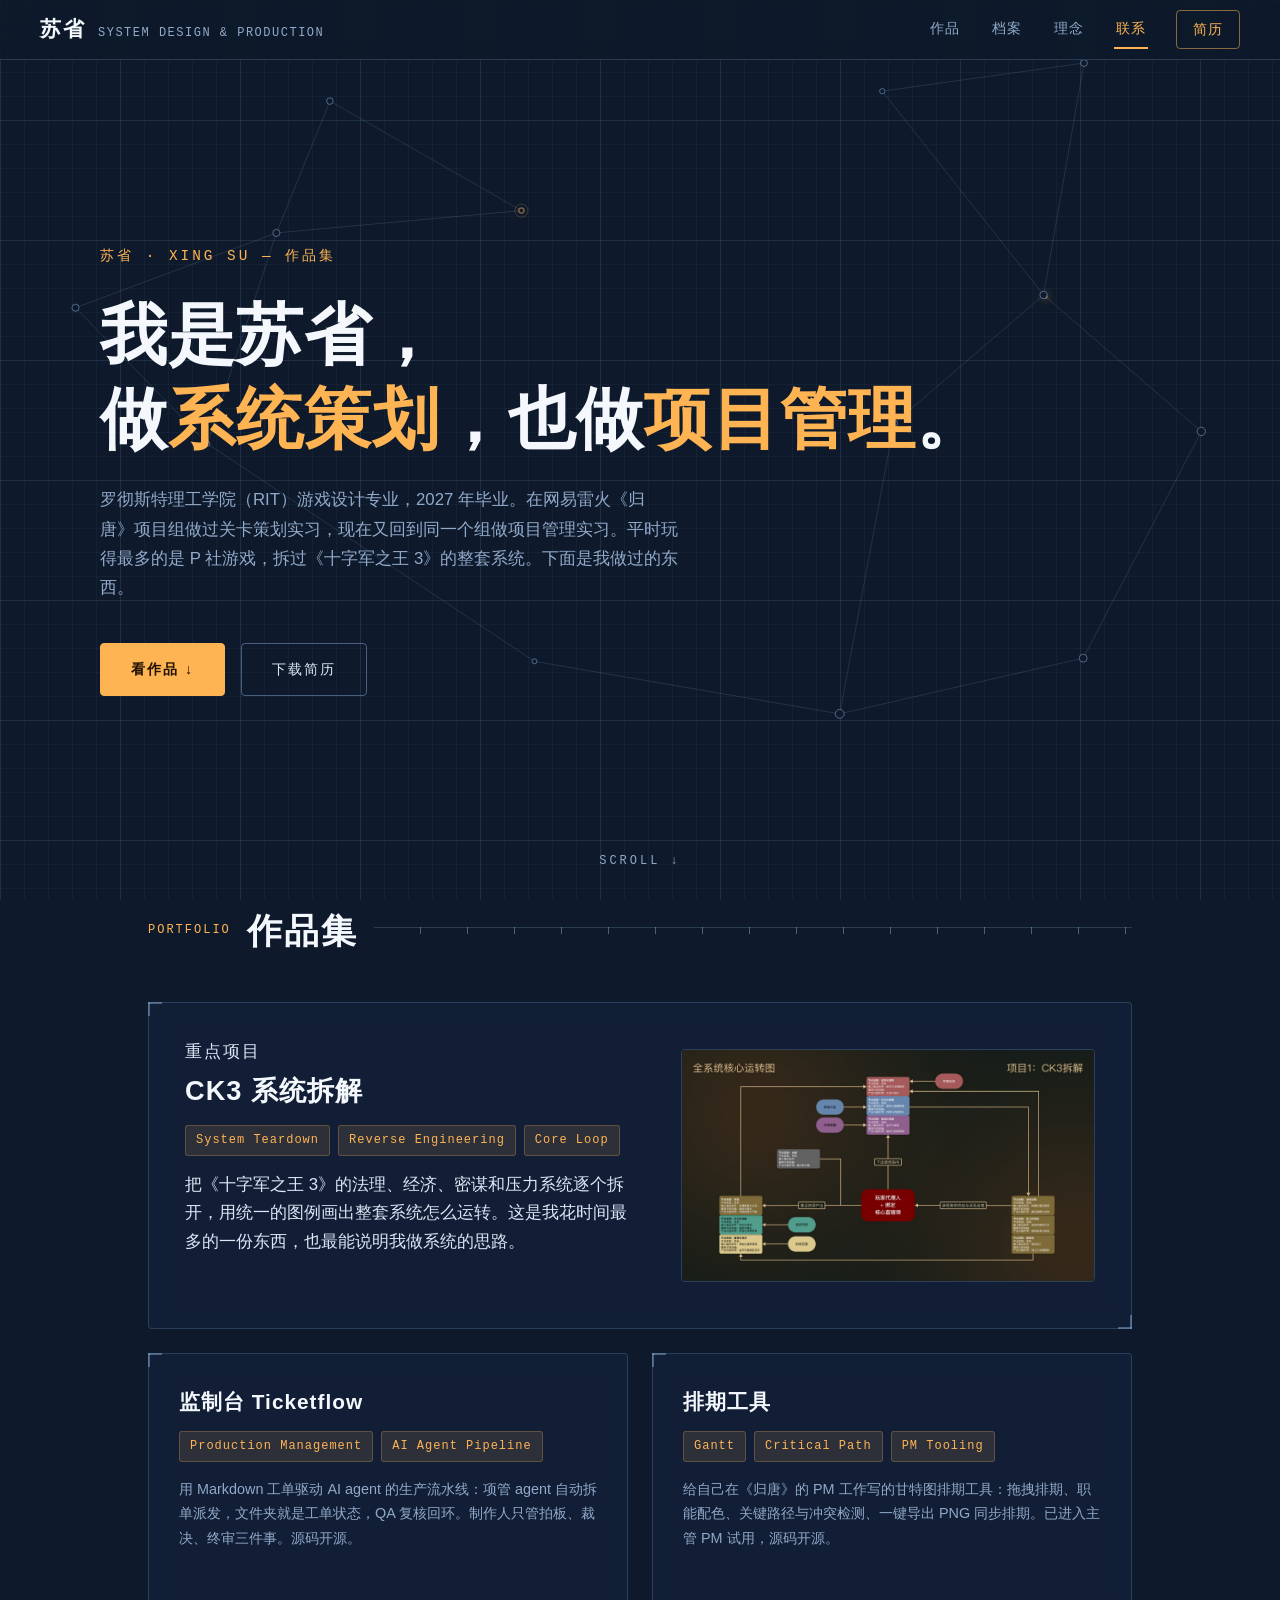
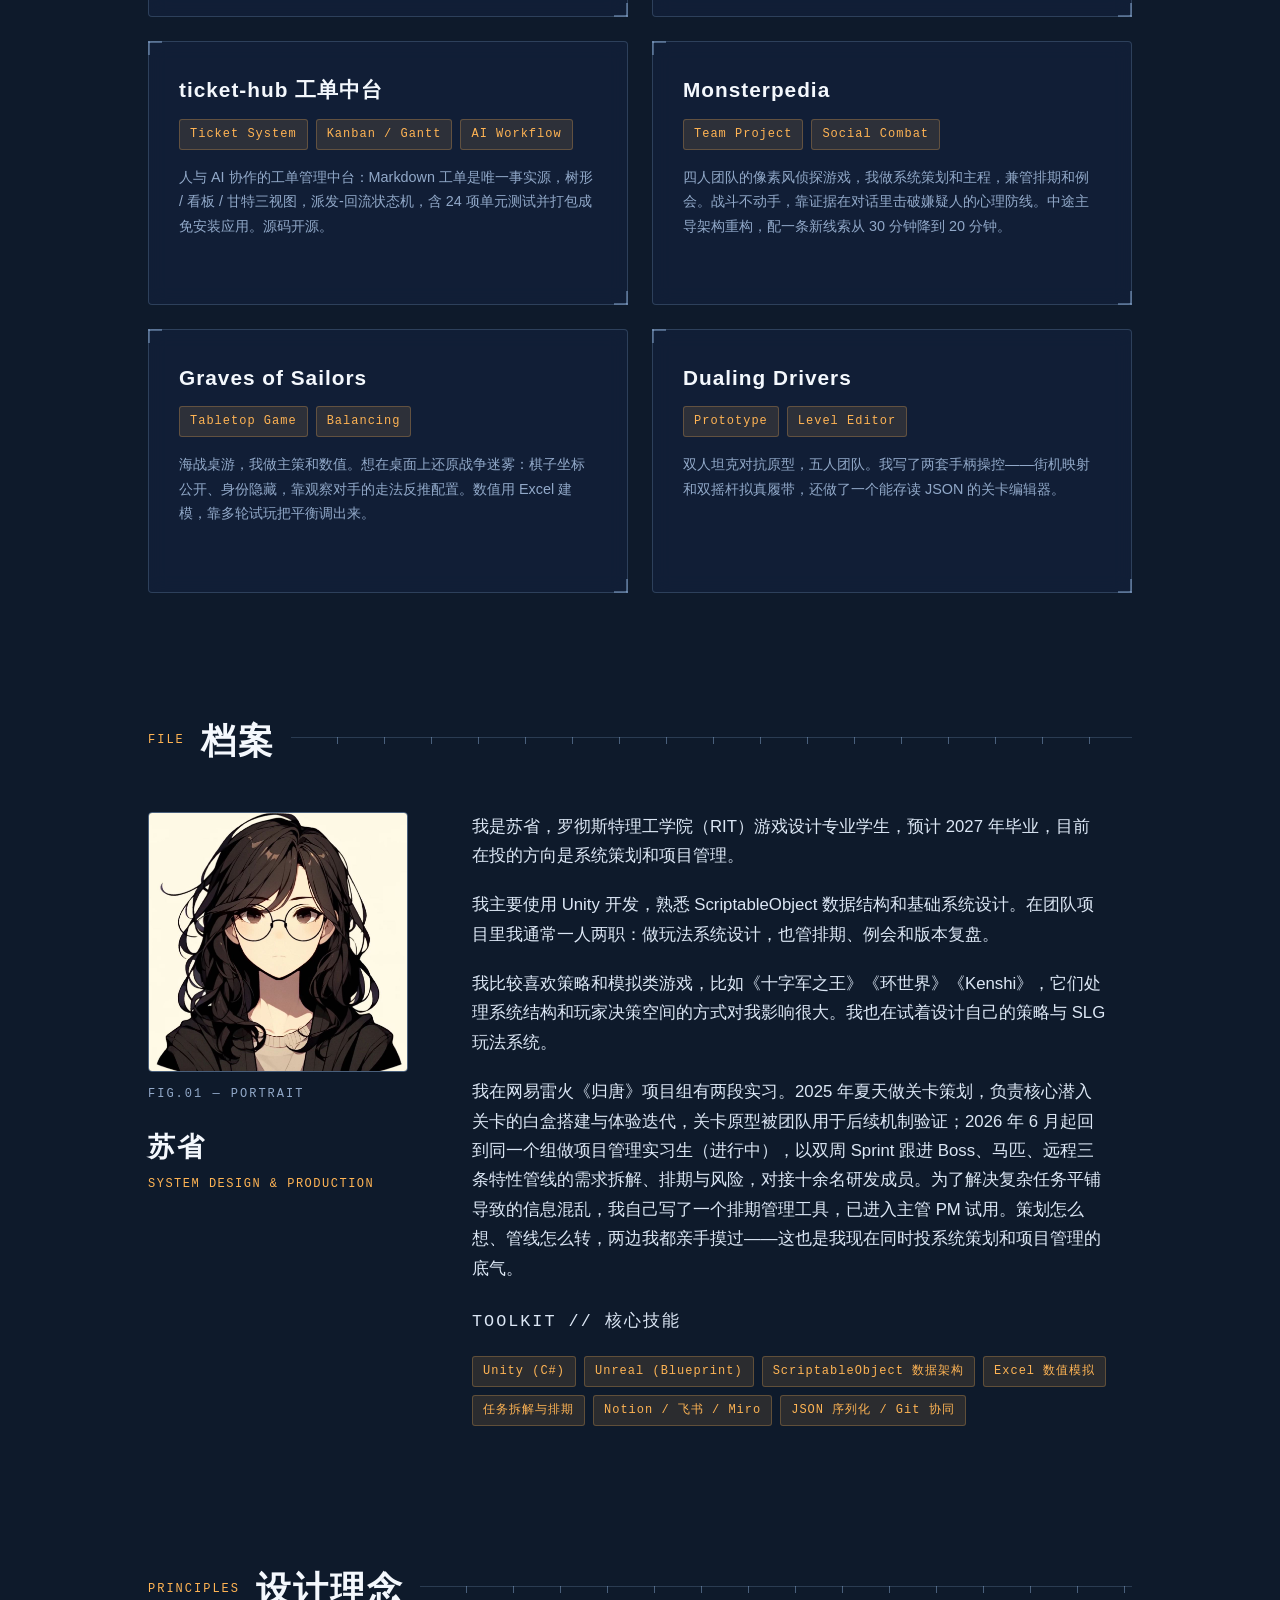
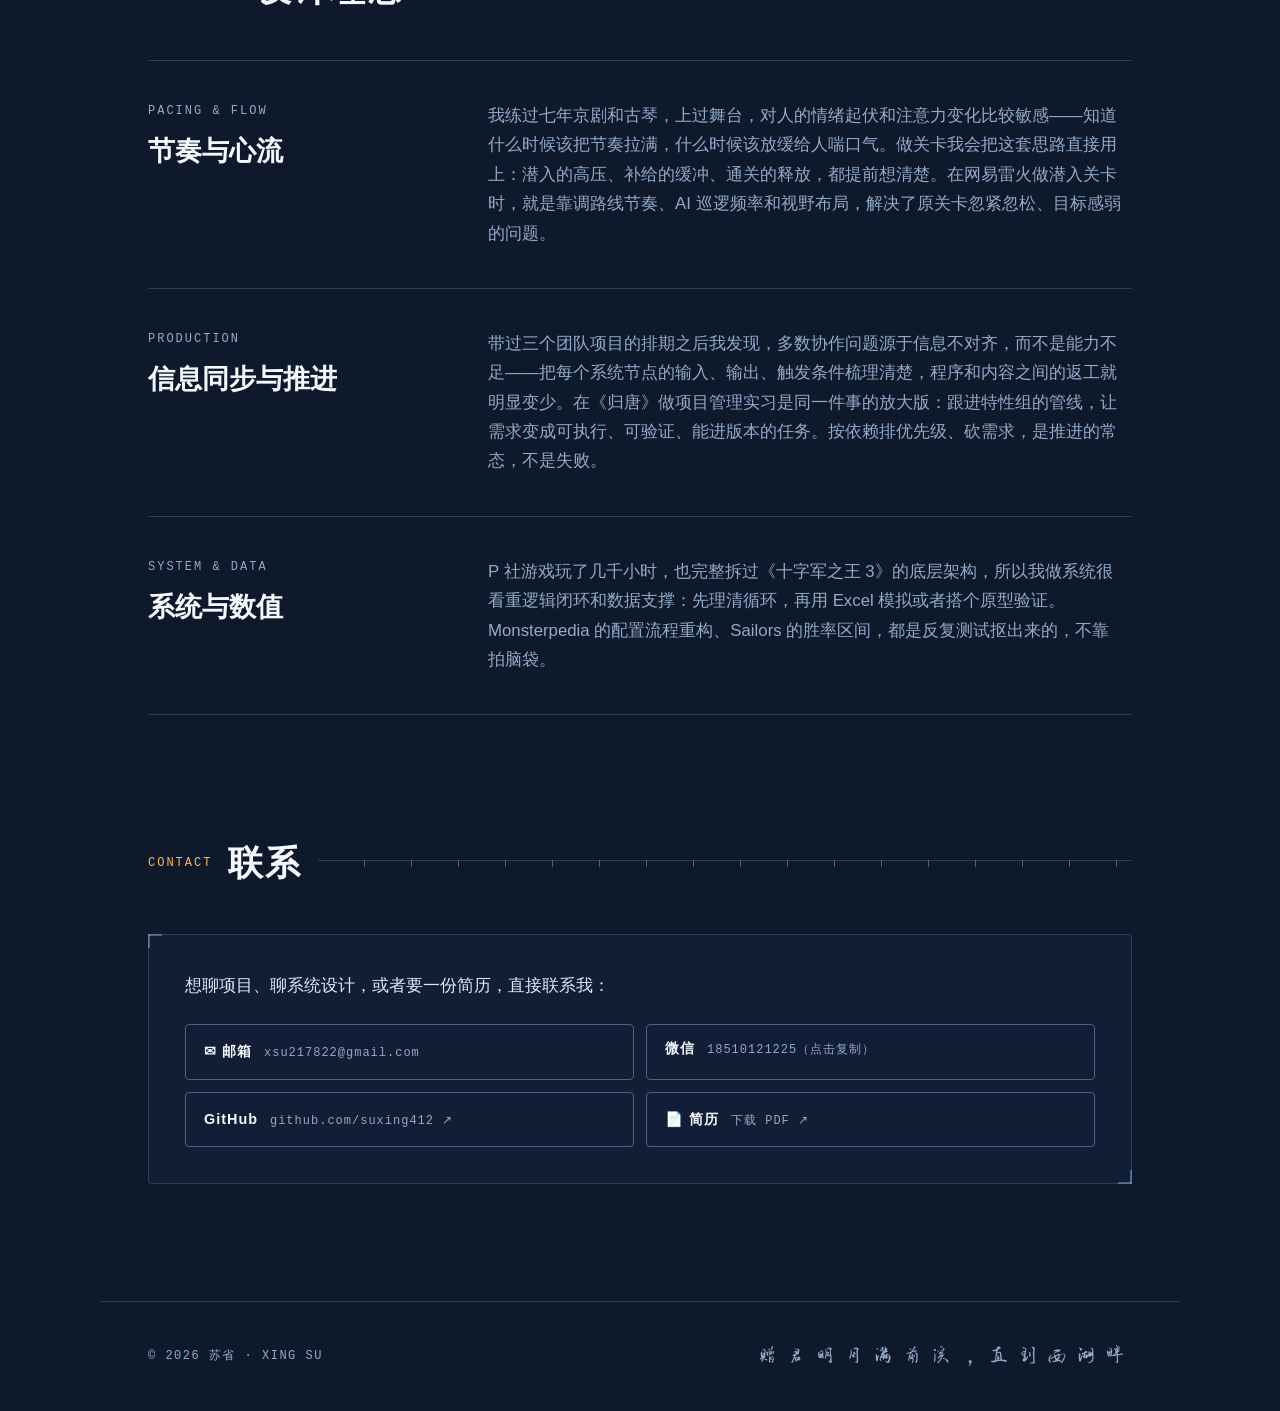
<file: index.html>
<!DOCTYPE html>
<html lang="zh">
<head>
    <meta charset="UTF-8">
    <meta name="viewport" content="width=device-width, initial-scale=1.0">
    <title>苏省 - 游戏系统策划 & 项目管理作品集</title>
    <meta name="description" content="苏省（XingSu）作品集，聚焦游戏系统策划与项目管理，包含 CK3 系统拆解、监制台、Monsterpedia、Graves of Sailors 等项目。">
    <meta property="og:title" content="苏省 - 游戏系统策划 & 项目管理作品集">
    <meta property="og:description" content="系统策划与关卡设计作品集：系统拆解、策略玩法与生产管线管理。">
    <meta property="og:image" content="./images/XingSu.jpg">
    <meta property="og:type" content="website">
    <link rel="icon" href="data:image/svg+xml,<svg xmlns='http://www.w3.org/2000/svg' viewBox='0 0 100 100'><rect width='100' height='100' rx='18' fill='%230e1a2b'/><g stroke='%23ffb454' stroke-width='4'><line x1='30' y1='66' x2='52' y2='34'/><line x1='52' y1='34' x2='72' y2='62'/><line x1='30' y1='66' x2='72' y2='62'/></g><circle cx='30' cy='66' r='8' fill='%230e1a2b' stroke='%23ffb454' stroke-width='4'/><circle cx='52' cy='34' r='8' fill='%23ffb454'/><circle cx='72' cy='62' r='8' fill='%230e1a2b' stroke='%23ffb454' stroke-width='4'/></svg>">
    <link rel="stylesheet" href="./CSS/style.css">
</head>
<body>

    <canvas id="bg-canvas"></canvas>

    <header class="top-nav">
        <a class="brand" href="#top">苏省<span class="brand-role">SYSTEM DESIGN &amp; PRODUCTION</span></a>
        <nav class="nav-links">
            <a href="#portfolio">作品</a>
            <a href="#about">档案</a>
            <a href="#principles">理念</a>
            <a href="#contact">联系</a>
            <a class="nav-resume" href="./Demos/苏省-简历.pdf" target="_blank" rel="noopener noreferrer">简历</a>
        </nav>
    </header>

    <main id="top">

        <!-- ============ 序章 ============ -->
        <section class="hero">
            <div class="hero-inner">
                <p class="hero-kicker">苏省 · XING SU — 作品集</p>
                <h1>我是苏省，<br>做<em>系统策划</em>，也做<em>项目管理</em>。</h1>
                <p class="hero-sub">
                    罗彻斯特理工学院（RIT）游戏设计专业，2027 年毕业。在网易雷火《归唐》项目组做过关卡策划实习，现在又回到同一个组做项目管理实习。平时玩得最多的是 P 社游戏，拆过《十字军之王 3》的整套系统。下面是我做过的东西。
                </p>
                <div class="hero-cta">
                    <a class="btn-primary" href="#portfolio">看作品 ↓</a>
                    <a class="btn-ghost" href="./Demos/苏省-简历.pdf" target="_blank" rel="noopener noreferrer">下载简历</a>
                </div>
            </div>
            <a class="hero-scroll" href="#portfolio">SCROLL ↓</a>
        </section>

        <!-- ============ 作品集 ============ -->
        <section class="section" id="portfolio">
            <div class="section-head">
                <span class="sec-code">PORTFOLIO</span>
                <h2>作品集</h2>
            </div>

            <div class="project-grid">
                <a href="ck3-teardown.html" class="project-card bp-panel featured">
                    <div class="featured-text">
                        <p class="featured-label">重点项目</p>
                        <h3>CK3 系统拆解</h3>
                        <div class="tags"><span>System Teardown</span><span>Reverse Engineering</span><span>Core Loop</span></div>
                        <p>把《十字军之王 3》的法理、经济、密谋和压力系统逐个拆开，用统一的图例画出整套系统怎么运转。这是我花时间最多的一份东西，也最能说明我做系统的思路。</p>
                        <span class="card-arrow">看拆解 →</span>
                    </div>
                    <div class="featured-media">
                        <img src="./images/optimized/1-5.jpg" alt="CK3 全系统核心运转图" loading="lazy" decoding="async" width="1920" height="1080">
                    </div>
                </a>

                <a href="producer-console.html" class="project-card bp-panel">
                    <h3>监制台 Ticketflow</h3>
                    <div class="tags"><span>Production Management</span><span>AI Agent Pipeline</span></div>
                    <p>用 Markdown 工单驱动 AI agent 的生产流水线：项管 agent 自动拆单派发，文件夹就是工单状态，QA 复核回环。制作人只管拍板、裁决、终审三件事。源码开源。</p>
                    <span class="card-arrow">看介绍 →</span>
                </a>

                <a href="scheduler.html" class="project-card bp-panel">
                    <h3>排期工具</h3>
                    <div class="tags"><span>Gantt</span><span>Critical Path</span><span>PM Tooling</span></div>
                    <p>给自己在《归唐》的 PM 工作写的甘特图排期工具：拖拽排期、职能配色、关键路径与冲突检测、一键导出 PNG 同步排期。已进入主管 PM 试用，源码开源。</p>
                    <span class="card-arrow">看介绍 · 可在线试用 →</span>
                </a>

                <a href="ticket-hub.html" class="project-card bp-panel">
                    <h3>ticket-hub 工单中台</h3>
                    <div class="tags"><span>Ticket System</span><span>Kanban / Gantt</span><span>AI Workflow</span></div>
                    <p>人与 AI 协作的工单管理中台：Markdown 工单是唯一事实源，树形 / 看板 / 甘特三视图，派发-回流状态机，含 24 项单元测试并打包成免安装应用。源码开源。</p>
                    <span class="card-arrow">看介绍 · 可在线试用 →</span>
                </a>

                <a href="monsterpedia.html" class="project-card bp-panel">
                    <h3>Monsterpedia</h3>
                    <div class="tags"><span>Team Project</span><span>Social Combat</span></div>
                    <p>四人团队的像素风侦探游戏，我做系统策划和主程，兼管排期和例会。战斗不动手，靠证据在对话里击破嫌疑人的心理防线。中途主导架构重构，配一条新线索从 30 分钟降到 20 分钟。</p>
                    <span class="card-arrow">看复盘 →</span>
                </a>

                <a href="sailors.html" class="project-card bp-panel">
                    <h3>Graves of Sailors</h3>
                    <div class="tags"><span>Tabletop Game</span><span>Balancing</span></div>
                    <p>海战桌游，我做主策和数值。想在桌面上还原战争迷雾：棋子坐标公开、身份隐藏，靠观察对手的走法反推配置。数值用 Excel 建模，靠多轮试玩把平衡调出来。</p>
                    <span class="card-arrow">看复盘 →</span>
                </a>

                <a href="tank-battle.html" class="project-card bp-panel">
                    <h3>Dualing Drivers</h3>
                    <div class="tags"><span>Prototype</span><span>Level Editor</span></div>
                    <p>双人坦克对抗原型，五人团队。我写了两套手柄操控——街机映射和双摇杆拟真履带，还做了一个能存读 JSON 的关卡编辑器。</p>
                    <span class="card-arrow">看复盘 →</span>
                </a>

            </div>
        </section>

        <!-- ============ 档案 ============ -->
        <section class="section" id="about">
            <div class="section-head">
                <span class="sec-code">FILE</span>
                <h2>档案</h2>
            </div>

            <div class="about-layout">
                <div class="about-photo">
                    <img src="./images/XingSu.jpg" alt="苏省个人照片" loading="lazy" decoding="async" width="1024" height="1024">
                    <p class="photo-caption">FIG.01 — PORTRAIT</p>
                    <h3 class="about-name">苏省</h3>
                    <p class="about-role">System Design &amp; Production</p>
                </div>
                <div class="about-body">
                    <p>我是苏省，罗彻斯特理工学院（RIT）游戏设计专业学生，预计 2027 年毕业，目前在投的方向是系统策划和项目管理。</p>
                    <p>我主要使用 Unity 开发，熟悉 ScriptableObject 数据结构和基础系统设计。在团队项目里我通常一人两职：做玩法系统设计，也管排期、例会和版本复盘。</p>
                    <p>我比较喜欢策略和模拟类游戏，比如《十字军之王》《环世界》《Kenshi》，它们处理系统结构和玩家决策空间的方式对我影响很大。我也在试着设计自己的策略与 SLG 玩法系统。</p>
                    <p>我在网易雷火《归唐》项目组有两段实习。2025 年夏天做关卡策划，负责核心潜入关卡的白盒搭建与体验迭代，关卡原型被团队用于后续机制验证；2026 年 6 月起回到同一个组做项目管理实习生（进行中），以双周 Sprint 跟进 Boss、马匹、远程三条特性管线的需求拆解、排期与风险，对接十余名研发成员。为了解决复杂任务平铺导致的信息混乱，我自己写了一个排期管理工具，已进入主管 PM 试用。策划怎么想、管线怎么转，两边我都亲手摸过——这也是我现在同时投系统策划和项目管理的底气。</p>
                    <div class="skills-row">
                        <p class="skills-label">TOOLKIT // 核心技能</p>
                        <div class="tags">
                            <span>Unity (C#)</span>
                            <span>Unreal (Blueprint)</span>
                            <span>ScriptableObject 数据架构</span>
                            <span>Excel 数值模拟</span>
                            <span>任务拆解与排期</span>
                            <span>Notion / 飞书 / Miro</span>
                            <span>JSON 序列化 / Git 协同</span>
                        </div>
                    </div>
                </div>
            </div>
        </section>

        <!-- ============ 设计理念 ============ -->
        <section class="section" id="principles">
            <div class="section-head">
                <span class="sec-code">PRINCIPLES</span>
                <h2>设计理念</h2>
            </div>

            <div class="principle">
                <div class="principle-head">
                    <p class="p-code">PACING &amp; FLOW</p>
                    <h3>节奏与心流</h3>
                </div>
                <div class="principle-body">
                    <p>我练过七年京剧和古琴，上过舞台，对人的情绪起伏和注意力变化比较敏感——知道什么时候该把节奏拉满，什么时候该放缓给人喘口气。做关卡我会把这套思路直接用上：潜入的高压、补给的缓冲、通关的释放，都提前想清楚。在网易雷火做潜入关卡时，就是靠调路线节奏、AI 巡逻频率和视野布局，解决了原关卡忽紧忽松、目标感弱的问题。</p>
                </div>
            </div>

            <div class="principle">
                <div class="principle-head">
                    <p class="p-code">PRODUCTION</p>
                    <h3>信息同步与推进</h3>
                </div>
                <div class="principle-body">
                    <p>带过三个团队项目的排期之后我发现，多数协作问题源于信息不对齐，而不是能力不足——把每个系统节点的输入、输出、触发条件梳理清楚，程序和内容之间的返工就明显变少。在《归唐》做项目管理实习是同一件事的放大版：跟进特性组的管线，让需求变成可执行、可验证、能进版本的任务。按依赖排优先级、砍需求，是推进的常态，不是失败。</p>
                </div>
            </div>

            <div class="principle">
                <div class="principle-head">
                    <p class="p-code">SYSTEM &amp; DATA</p>
                    <h3>系统与数值</h3>
                </div>
                <div class="principle-body">
                    <p>P 社游戏玩了几千小时，也完整拆过《十字军之王 3》的底层架构，所以我做系统很看重逻辑闭环和数据支撑：先理清循环，再用 Excel 模拟或者搭个原型验证。Monsterpedia 的配置流程重构、Sailors 的胜率区间，都是反复测试抠出来的，不靠拍脑袋。</p>
                </div>
            </div>
        </section>

        <!-- ============ 联系 ============ -->
        <section class="section" id="contact">
            <div class="section-head">
                <span class="sec-code">CONTACT</span>
                <h2>联系</h2>
            </div>

            <div class="contact-card bp-panel">
                <p class="contact-lead">想聊项目、聊系统设计，或者要一份简历，直接联系我：</p>
                <div class="contact-links">
                    <a href="mailto:xsu217822@gmail.com" class="contact-btn" data-copy="xsu217822@gmail.com"><span class="contact-label">✉ 邮箱</span><span class="contact-value">xsu217822@gmail.com</span></a>
                    <button type="button" class="contact-btn" data-copy="18510121225"><span class="contact-label">微信</span><span class="contact-value">18510121225（点击复制）</span></button>
                    <a href="https://github.com/suxing412" target="_blank" rel="noopener noreferrer" class="contact-btn"><span class="contact-label">GitHub</span><span class="contact-value">github.com/suxing412 ↗</span></a>
                    <a href="./Demos/苏省-简历.pdf" target="_blank" rel="noopener noreferrer" class="contact-btn"><span class="contact-label">📄 简历</span><span class="contact-value">下载 PDF ↗</span></a>
                </div>
            </div>
        </section>

    </main>

    <footer class="site-footer">
        <span>© 2026 苏省 · XING SU</span>
        <span class="colophon">赠君明月满前溪，直到西湖畔</span>
    </footer>

    <script src="./js/main.js" defer></script>
</body>
</html>
</file>
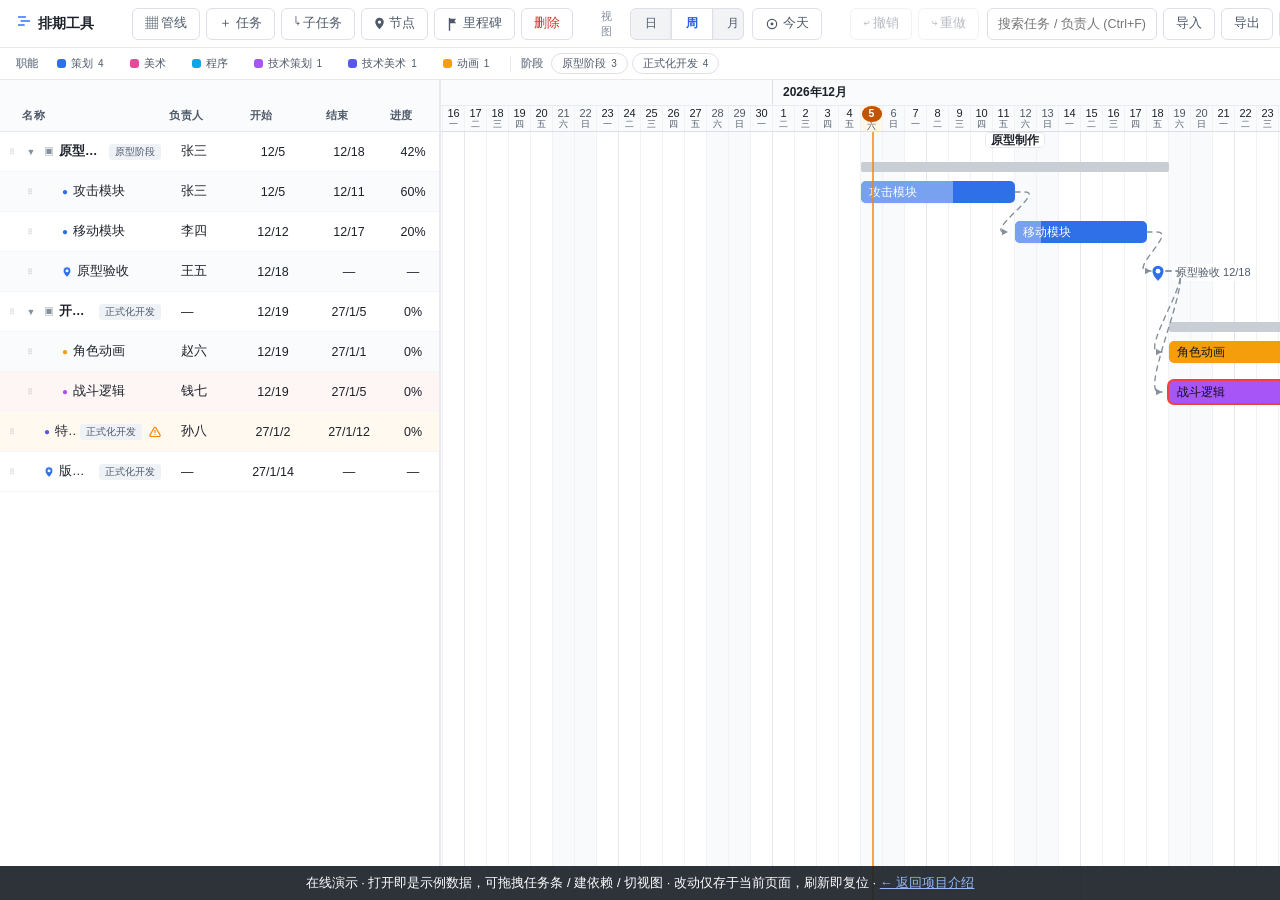
<file: Demos/scheduler/index.html>
<!DOCTYPE html>
<html lang="zh-CN">
<head>
<meta charset="UTF-8"/>
<meta name="viewport" content="width=device-width, initial-scale=1.0"/>
<title>排期工具（在线演示）</title>
<script>window.api={load:async()=>null,save:async()=>({ok:true}),capturePage:async()=>({ok:false}),export:async()=>({ok:false}),import:async()=>({ok:false}),backupSave:async()=>({}),backupLoad:async()=>null,backupPath:async()=>""};</script>
<style>
/* ========== DESIGN TOKENS (飞书/Notion inspired) ========== */
:root {
  --bg:        #f7f8fa;
  --surface:   #ffffff;
  --border:    #e8eaef;
  --border-2:  #dcdfe6;
  --text:      #1d2129;
  --text-2:    #4e5969;
  --text-3:    #86909c;
  --accent:    #3370ff;
  --accent-h:  #2860e0;
  --danger:    #f53f3f;
  --danger-text: #d92b2b;  /* 文字用深红：白底 4.8:1 达标；描边/填充仍用 --danger */
  --success:   #00b42a;
  --warn:      #ff7d00;
  --grid:      #f1f2f5;
  --grid-2:    #e5e6eb;
  --weekend:   #f9fafb;
  --today:     #ff7d00;
  --today-bg:  #fff7e8;
  --shadow-xs: 0 1px 2px rgba(0,0,0,.04);
  --shadow-sm: 0 2px 8px rgba(0,0,0,.06);
  --shadow-md: 0 6px 20px rgba(0,0,0,.10);
  --radius-sm: 6px;
  --radius:    8px;
  --radius-lg: 12px;
  --row-h:     40px;
  --left-w:    440px;
  /* Calendar header heights */
  --ch-top:    26px;
  --ch-bot:    26px;
  --ch-total:  52px;
  --font:      -apple-system, BlinkMacSystemFont, "SF Pro Text", "PingFang SC", "Microsoft YaHei", sans-serif;
  --font-mono: "SF Mono", "Cascadia Code", "Consolas", monospace;
  --ease:      cubic-bezier(.4,0,.2,1);
  --ease-out:  cubic-bezier(.16,1,.3,1);
  --ring:      0 0 0 3px rgba(51,112,255,.25);
}

*{box-sizing:border-box;margin:0;padding:0}

html, body {
  height: 100%;
  font-family: var(--font);
  font-size: 13px;
  color: var(--text);
  background: var(--bg);
  overflow: hidden;
  user-select: none;
  -webkit-font-smoothing: antialiased;
}
body { display: flex; flex-direction: column; }
input, textarea, select { user-select: text; -webkit-user-select: text; }

/* ========== TOOLBAR ========== */
.toolbar {
  display: flex;
  align-items: center;
  gap: 8px;
  height: 48px;
  padding: 0 16px;
  background: var(--surface);
  border-bottom: 1px solid var(--border);
  flex-shrink: 0;
  z-index: 10;
}
.tb-g { display: flex; align-items: center; gap: 6px; }
.tb-g.pull-right { margin-left: auto; }
.tb-title {
  font-size: 14px;
  font-weight: 700;
  color: var(--text);
  margin-right: 10px;
  display: flex; align-items: center; gap: 6px;
  white-space: nowrap; flex-shrink: 0;
}
.tb-title .icon { font-size: 18px; }
.tb-sep {
  width: 1px; height: 22px;
  background: var(--border);
  margin: 0 6px;
}

.btn {
  display: inline-flex; align-items: center; gap: 4px;
  height: 32px; padding: 0 12px;
  border: 1px solid var(--border-2);
  border-radius: var(--radius-sm);
  background: var(--surface);
  color: var(--text-2);
  font-size: 12.5px;
  font-family: var(--font);
  cursor: pointer;
  transition: background .15s var(--ease), border-color .15s var(--ease), transform .1s var(--ease), box-shadow .15s var(--ease), color .15s var(--ease);
  white-space: nowrap;
}
.btn:hover { background: #f2f3f5; border-color: #c9cdd4; transform: translateY(-1px); box-shadow: var(--shadow-xs); }
.btn:active { background: #e8eaed; transform: translateY(0); box-shadow: none; }
.btn:focus-visible { outline: none; box-shadow: var(--ring); }
.btn:disabled { opacity: .4; cursor: default; pointer-events: none; }
.btn.primary { background: var(--accent); border-color: var(--accent); color: #fff; }
.btn.primary:hover { background: var(--accent-h); border-color: var(--accent-h); box-shadow: 0 2px 8px rgba(51,112,255,.3); }
.btn.danger  { color: var(--danger-text); }
.btn.danger:hover  { background: #fef0f0; border-color: #fcc; }

/* Segmented control */
.seg {
  display: inline-flex;
  border: 1px solid var(--border-2);
  border-radius: var(--radius-sm);
  overflow: hidden;
  background: #f2f3f5;
}
.seg-btn {
  height: 30px; padding: 0 14px;
  border: none; background: transparent;
  font-size: 12px; font-family: var(--font);
  color: var(--text-2); cursor: pointer;
  transition: all .18s var(--ease);
}
.seg-btn:hover { color: var(--text); }
.seg-btn + .seg-btn { border-left: 1px solid var(--border-2); }
.seg-btn.active {
  background: var(--surface);
  color: var(--accent-h);
  font-weight: 600;
  box-shadow: 0 1px 3px rgba(0,0,0,.1);
}
.seg-btn:focus-visible { outline: none; box-shadow: var(--ring); }
.save-dot {
  font-size: 11px; color: var(--text-2); min-width: 48px; text-align: right;
}
.save-dot.dirty { color: var(--warn); }

/* Toolbar search & stats */
.tb-search {
  height: 32px; width: 170px;
  border: 1px solid var(--border-2);
  border-radius: var(--radius-sm);
  padding: 0 10px;
  font-size: 12.5px; font-family: var(--font);
  color: var(--text); background: var(--surface);
  transition: border-color .15s, box-shadow .15s, width .2s var(--ease);
}
.tb-search:focus {
  outline: none; border-color: var(--accent);
  box-shadow: 0 0 0 2px rgba(51,112,255,.12);
  width: 220px;
}
.tb-stats {
  font-size: 11px; color: var(--text-2);
  white-space: nowrap; margin-right: 4px;
}
@media (max-width: 1280px) { .tb-stats { display: none; } }
@media (max-width: 1100px) { .tb-search { width: 120px; } .tb-search:focus { width: 160px; } }

/* 职能图例栏 */
.legend {
  display: flex; align-items: center; flex-wrap: wrap; gap: 4px;
  padding: 5px 16px;
  background: var(--surface);
  border-bottom: 1px solid var(--border);
  flex-shrink: 0;
}
.lg-label { font-size: 11px; color: var(--text-3); margin-right: 4px; font-weight: 600; }
.lg-chip {
  display: inline-flex; align-items: center; gap: 5px;
  padding: 2px 10px; border-radius: 20px;
  font-size: 11px; color: var(--text-2);
  font-family: var(--font); background: transparent;
  cursor: pointer; border: 1px solid transparent;
  transition: background .12s var(--ease), border-color .12s var(--ease), color .12s var(--ease);
  user-select: none;
}
.lg-chip:focus-visible { outline: none; box-shadow: var(--ring); }
.lg-chip.ph { border-color: var(--border-2); }   /* 阶段 chip 描边样式，与实底职能 chip 区分类型 */
/* 多选浮动计数（不受窄窗口隐藏统计栏影响） */
#sel-chip {
  position: fixed; right: 20px; bottom: 64px;
  display: none; align-items: center; gap: 8px;
  padding: 8px 14px;
  background: var(--surface); border: 1px solid #dbe7ff;
  border-radius: 9px; box-shadow: var(--shadow-md);
  font-size: 12px; color: var(--text); z-index: 250;
}
#sel-chip.show { display: flex; }
#sel-chip b { color: var(--accent-h); }
.lg-chip:hover { background: #f2f3f5; }
.lg-chip.on { background: #e8f0ff; border-color: var(--accent); color: var(--accent); font-weight: 600; }
.lg-dot { width: 9px; height: 9px; border-radius: 3px; flex-shrink: 0; }
.lg-count { color: var(--text-2); font-size: 10px; }
.lg-chip.on .lg-count { color: var(--accent); }

/* Help dialog */
.help-body {
  padding: 14px 20px 18px; overflow-y: auto;
  font-size: 12.5px; line-height: 2.1; color: var(--text-2);
}
.help-body h4 { margin: 12px 0 2px; color: var(--text); font-size: 13px; }
.help-body h4:first-child { margin-top: 0; }
kbd {
  display: inline-block; padding: 0 6px;
  border: 1px solid var(--border-2); border-bottom-width: 2px;
  border-radius: 4px; background: #fafbfc;
  font-family: var(--font-mono); font-size: 11px; color: var(--text);
  line-height: 1.7; margin: 0 1px;
}

/* ========== GANTT LAYOUT ========== */
.gantt {
  display: flex;
  flex: 1;
  min-height: 0;
  overflow: hidden;
}

/* -- Left Panel -- */
.g-left {
  width: var(--left-w);
  flex-shrink: 0;
  display: flex;
  flex-direction: column;
  background: var(--surface);
  border-right: 1px solid var(--border);
  overflow: hidden;
}
.g-left-hd {
  height: var(--ch-total);
  flex-shrink: 0;
  border-bottom: 1px solid var(--border);
  display: flex;
  align-items: flex-end;
  padding: 0 12px 8px;
  font-size: 11px; font-weight: 700;
  color: var(--text-2);
  text-transform: uppercase;
  letter-spacing: .5px;
  background: #fafbfc;
}
.g-left-body { flex: 1; overflow: auto; }
.g-left-body::-webkit-scrollbar { width: 4px; }
.g-left-body::-webkit-scrollbar-thumb { background: #d0d5dd; border-radius: 4px; }

.col { padding: 0 10px; overflow: hidden; text-overflow: ellipsis; white-space: nowrap; }
.col-name { flex: 1; min-width: 100px; }
.col-person { width: var(--col-person, 64px); flex-shrink: 0; }
.col-date { width: var(--col-date, 76px); flex-shrink: 0; text-align: center; }
.col-pct { width: var(--col-pct, 52px); flex-shrink: 0; text-align: center; }
/* 表头列宽拖柄 */
.g-left-hd .col { position: relative; }
.col-rz {
  position: absolute; right: -4px; top: -8px; bottom: -8px; width: 8px;
  cursor: col-resize; z-index: 2;
}
.col-rz:hover { background: linear-gradient(to right, transparent 3px, var(--accent) 3px, var(--accent) 5px, transparent 5px); }

.t-row {
  display: flex;
  align-items: center;
  height: var(--row-h);
  border-bottom: 1px solid #f5f6f8;
  cursor: pointer;
  font-size: 12.5px;
  transition: background .12s var(--ease), box-shadow .15s var(--ease);
}
.t-row:nth-child(even) { background: #fafbfc; }
.t-row.critical { background: #fef5f5; }
.t-row.critical:hover { background: #fdecec; }
.t-row.conflict { background: #fff9f0; }
.t-row.conflict:hover { background: #fef3e6; }
.t-row:hover { background: #f0f4ff; }
.t-row:active { background: #e4ecff; }
/* 选中态：最高优先级，蓝色左侧强调条 + 明显底色 */
.t-row.selected,
.t-row.selected.critical,
.t-row.selected.conflict,
.t-row.selected:hover {
  background: #dbe7ff;
  box-shadow: inset 3px 0 0 var(--accent);
}
.t-row.selected .t-name { color: var(--accent); font-weight: 700; }
@keyframes rowSelIn { from { box-shadow: inset 0 0 0 var(--accent); } to { box-shadow: inset 3px 0 0 var(--accent); } }
.t-row.selected { animation: rowSelIn .18s var(--ease-out); }
.t-row:focus-visible { outline: none; box-shadow: inset 0 0 0 2px var(--accent); }
.t-row.selected:focus-visible { box-shadow: inset 3px 0 0 var(--accent), inset 0 0 0 2px rgba(51,112,255,.4); }
.t-row .col-name {
  display: flex; align-items: center; gap: 5px;
}
.tw {
  width: 16px; height: 16px; flex-shrink: 0;
  display: inline-flex; align-items: center; justify-content: center;
  cursor: pointer; color: var(--text-3); font-size: 9px;
  border-radius: 3px; transition: all .1s;
}
.tw:hover { background: #e3e6eb; color: var(--text); transform: scale(1.15); }
.tw.ghost { visibility: hidden; }
.t-grip {
  width: 12px; flex-shrink: 0;
  display: inline-flex; align-items: center; justify-content: center;
  cursor: grab; color: var(--text-3); font-size: 11px;
  opacity: .35; transition: opacity .15s var(--ease), color .15s var(--ease); margin-left: -4px;
}
.t-row:hover .t-grip { opacity: 1; }
.t-grip:hover { color: var(--accent); }
.t-grip:active { cursor: grabbing; }
.t-row.row-dragging { opacity: .4; }
.t-row.drop-into {
  box-shadow: inset 0 0 0 2px var(--accent);
  background: #e8f0ff !important;
}
.drop-line {
  position: fixed; height: 2px;
  background: var(--accent);
  box-shadow: 0 0 0 1px rgba(51,112,255,.25);
  z-index: 200; pointer-events: none;
}
.drop-line::before {
  content: ''; position: absolute;
  left: -3px; top: -3px; width: 8px; height: 8px;
  border-radius: 50%; background: var(--accent);
}
.t-name {
  overflow: hidden; text-overflow: ellipsis; white-space: nowrap;
  font-weight: 500;
}
.t-row.is-sum .t-name { font-weight: 700; }
.t-row.is-pipe { background: #f2f4f8; }
.t-row.is-pipe:hover { background: #e9edf5; }
.t-row.is-pipe .t-name { font-weight: 700; letter-spacing: .3px; }
/* 管线容器区域：虚线大框罩住全部子行，表头带承载交互 */
.pipe-region {
  position: absolute; z-index: 0; pointer-events: none;
  border: 1.5px dashed #b3bac6; border-radius: 10px;
  background: rgba(78,89,105,.045);
}
.pipe-head {
  position: absolute; z-index: 1; cursor: grab;
  display: flex; align-items: center; padding: 0 12px; overflow: hidden;
  border-radius: 10px 10px 0 0;
  background: linear-gradient(rgba(78,89,105,.11), rgba(78,89,105,.05));
  transition: background .15s var(--ease);
}
.pipe-head.solo { border-radius: 10px; }
.pipe-head:hover { background: linear-gradient(rgba(78,89,105,.16), rgba(78,89,105,.08)); }
.pipe-head:active { cursor: grabbing; }
.pipe-head.selected { box-shadow: inset 0 0 0 2px var(--accent); border-radius: 10px 10px 0 0; }
.pipe-label { font-size: 11.5px; font-weight: 700; color: var(--text-2); white-space: nowrap; overflow: hidden; text-overflow: ellipsis; pointer-events: none; }
.t-dot { font-size: 10px; flex-shrink: 0; }
.t-tag {
  font-size: 10px; padding: 1px 6px; border-radius: 3px;
  font-weight: 600; flex-shrink: 0;
}
.t-tag.ms { background: #fef0f0; color: #e03e3e; }
.t-tag.flow { background: #e8f0ff; color: var(--accent-h); }
.t-tag.phase { background: #eef1f6; color: var(--text-2); font-weight: 500; max-width: 96px; overflow: hidden; text-overflow: ellipsis; }
.lg-sep { width: 1px; height: 16px; background: var(--border); margin: 0 6px; }

/* 里程碑旗（顶部日期栏插旗 + 贯穿图表的竖虚线） */
.flag-layer { position: absolute; left: 0; top: 0; right: 0; bottom: 0; pointer-events: none; z-index: 6; }
.flag {
  position: absolute; top: 2px;   /* 放在月份行，不遮挡日期数字 */
  display: flex; align-items: center; gap: 3px;
  pointer-events: auto; cursor: pointer;
}
.flag svg { flex-shrink: 0; display: block; }
.flag-name {
  font-size: 11px; font-weight: 700; color: inherit;
  white-space: nowrap; background: rgba(255,255,255,.9);
  padding: 1px 5px; border-radius: 4px; line-height: 16px;
  box-shadow: 0 0 0 1px rgba(220,223,230,.8);
}
.flag:hover { filter: brightness(.8); }
.flag { cursor: grab; }
.flag:active { cursor: grabbing; }
.flag.flip { flex-direction: row-reverse; transform: translateX(calc(-100% + 16px)); }
.flag.flip .flag-name { margin-right: 2px; }
.flag-line {
  position: absolute; top: 0; width: 0;
  border-left: 2px dashed; opacity: .85;   /* 比今日线更醒目 */
  z-index: 3; pointer-events: none;
}
.fl-colors { display: flex; gap: 6px; flex-wrap: wrap; padding-top: 2px; }
.fl-sw { width: 22px; height: 22px; border-radius: 6px; border: 2px solid transparent; cursor: pointer; padding: 0; }
.fl-sw.on { border-color: var(--text); }
.fl-sw:focus-visible { outline: none; box-shadow: var(--ring); }
/* 设置页面 */
.set-sec { display: flex; flex-direction: column; gap: 6px; }
.set-title { font-size: 11.5px; font-weight: 700; color: var(--text); }
.set-sub { font-weight: 400; color: var(--text-2); margin-left: 8px; font-size: 10.5px; }
.set-row { display: flex; align-items: center; gap: 8px; }
.set-row input[type=color] {
  width: 28px; height: 28px; padding: 2px; border: 1px solid var(--border-2);
  border-radius: 6px; background: var(--surface); cursor: pointer; flex-shrink: 0;
}
.set-name { flex: 1; height: 30px; border: 1px solid var(--border-2); border-radius: var(--radius-sm); padding: 0 9px; font-size: 12.5px; font-family: var(--font); color: var(--text); }
.set-name:focus { outline: none; border-color: var(--accent); box-shadow: 0 0 0 2px rgba(51,112,255,.12); }
.set-cnt { font-size: 10.5px; color: var(--text-2); flex-shrink: 0; min-width: 44px; text-align: right; }
.t-warn {
  color: var(--warn); font-size: 12px; margin-left: 2px; flex-shrink: 0;
  display: inline-flex; align-items: center;
}
.bar-err { display: flex; align-items: center; }

/* Splitter */
.splitter {
  width: 1px; flex-shrink: 0;
  cursor: col-resize;
  background: var(--border);
  transition: background .2s;
  position: relative;
}
.splitter::after {
  content: '';
  position: absolute;
  inset: 0 -3px;
  background: transparent;
}
.splitter:hover { background: var(--accent); width: 2px; }

/* -- Right Timeline -- */
.g-right {
  flex: 1;
  min-width: 0;
  overflow: auto;
  position: relative;
  background: var(--surface);
}
.g-right::-webkit-scrollbar { width: 8px; height: 8px; }
.g-right::-webkit-scrollbar-thumb { background: #cfd4dc; border-radius: 4px; }

/* Calendar Header */
.tl-header {
  position: sticky;
  top: 0;
  z-index: 5;
  display: flex;
  flex-direction: column;
  background: #fafbfc;
}
.tl-row { display: flex; flex-shrink: 0; }
.tl-top { height: var(--ch-top); border-bottom: 1px solid var(--border); }
.tl-bot { height: var(--ch-bot); border-bottom: 1px solid var(--border-2); }
.tl-cell {
  flex-shrink: 0;
  display: flex; align-items: center; justify-content: center;
  font-size: 10.5px; color: var(--text-2);
  border-right: 1px solid var(--grid);
  white-space: nowrap; overflow: hidden;
}
.tl-top-cell {
  font-weight: 600; font-size: 12px; color: var(--text);
  justify-content: flex-start; padding-left: 10px;
  border-right: 1px solid var(--border-2);
}
.tl-bot-cell {
  display: flex; flex-direction: column; gap: 0;
  line-height: 1.05; font-size: 11px;
}
.tl-bot-cell .n {
  font-weight: 500; color: var(--text);
  font-size: 11px;
}
.tl-bot-cell .w {
  font-size: 9px; color: var(--text-2);
}
.tl-cell.wk { background: var(--weekend); }
.tl-cell.wk .n { color: var(--text-2); }
.tl-cell.tdy { background: var(--today-bg); }
.tl-cell.tdy-wk { background: var(--today-bg); }   /* 月视图：含今日的整周浅橙底，无圆圈 */
.tl-cell.tdy .n {
  color: #fff;
  background: #c25400;  /* 深一档的今日橙：白字 4.6:1 达标；今日竖线仍用 --today */
  border-radius: 50%;
  width: 20px; height: 20px;
  display: flex; align-items: center; justify-content: center;
  font-weight: 700;
  font-size: 10.5px;
}

/* Timeline Body */
.tl-body { position: relative; }
.grid-col {
  position: absolute; top: 0;
  border-right: 1px solid var(--grid);
  pointer-events: none;   /* 网格列铺满全图，若可点击会挡住"双击空白新建" */
}
.grid-col.wk { background: var(--weekend); }
.grid-col.heavy { border-right: 1px solid var(--grid-2); }
.lane-band {
  position: absolute;
  border: 1px solid;
  border-radius: 8px;
  z-index: 0;
  cursor: grab;
  transition: box-shadow .15s var(--ease);
}
.lane-band:hover { box-shadow: var(--shadow-sm); }
.lane-band:active { cursor: grabbing; }
.lane-band.selected { box-shadow: 0 0 0 2px var(--accent); }
/* 泳道内：图钉节点 / 收起子父单 / 悬停展开层 */
.pin { position: absolute; z-index: 2; line-height: 0; }
/* 悬停只放大头部的定位标，尾杆保持不动 */
.pin .head-zoom { transform-box: fill-box; transform-origin: center; transition: transform .12s var(--ease); }
.pin:hover .head-zoom { transform: scale(1.18); }
.pin:active { cursor: grabbing; }
.pin.selected { filter: drop-shadow(0 0 2.5px rgba(51,112,255,.95)); }
.pin-label {
  position: absolute; font-size: 10px; font-weight: 600; color: var(--text-2);
  background: rgba(255,255,255,.85); padding: 0 3px; border-radius: 3px;
  pointer-events: none; z-index: 2; line-height: 14px; white-space: nowrap;
}
.lane-exp { display: none; }
.lane-exp.show { display: block; }   /* 展开层子项完整可交互（悬浮详情/点选/编辑/拖动） */
.bar.lane-sub .bar-name { font-weight: 600; }
.bar.ghosted { opacity: .18; }
.lane-tag {
  position: absolute;
  display: flex; align-items: center;
  font-size: 11.5px; font-weight: 700;
  white-space: nowrap; pointer-events: none;
  z-index: 1;
}
.t-line {
  position: absolute; top: 0;
  width: 2px;
  background: var(--today);
  z-index: 3;
  pointer-events: none;
  opacity: .7;
}

/* Deps canvas */
.dep-canvas {
  position: absolute; top: 0; left: 0;
  z-index: 2;
  overflow: visible;
  pointer-events: none;
}
.b-layer {
  position: absolute; top: 0; left: 0;
  z-index: 1;
}

/* ========== TASK BARS ========== */
.bar {
  position: absolute;
  height: 22px;
  border-radius: 5px;
  cursor: grab;
  box-shadow: var(--shadow-xs);
  display: flex;
  align-items: center;
  overflow: hidden;
  transition: box-shadow .15s var(--ease), transform .12s var(--ease), filter .15s var(--ease);
}
.bar:hover { box-shadow: var(--shadow-sm); transform: translateY(-1px); filter: saturate(1.1) brightness(1.04); }
.bar:active { cursor: grabbing; transform: translateY(0); }
.bar.selected { box-shadow: 0 0 0 2px var(--accent), var(--shadow-sm); }
.bar.dragging { transition: none; box-shadow: var(--shadow-md); filter: none; }
.bar-pct {
  position: absolute; left: 0; top: 0; bottom: 0;
  background: rgba(255,255,255,.35);
  pointer-events: none;
  border-radius: 5px 0 0 5px;
}
.bar-name {
  position: relative;
  padding: 0 8px;
  font-size: 11.5px;
  color: #fff;
  font-weight: 500;
  white-space: nowrap;
  overflow: hidden;
  text-overflow: ellipsis;
  pointer-events: none;
}
.bar-handle {
  position: absolute; top: 0; bottom: 0;
  width: 8px;
  cursor: ew-resize;
  z-index: 2;
  opacity: 0;
  transition: opacity .12s;
}
.bar-handle.left  { left: 1px; }
.bar-handle.right { right: 1px; }
.bar:hover .bar-handle { opacity: 1; }
.bar-handle:hover {
  background: rgba(255,255,255,.6);
  border-radius: 2px;
}

/* Parent bars */
.bar.summary {
  height: 10px;
  border-radius: 2px;
  background: #c9cdd4 !important;
  box-shadow: none;
  cursor: grab;
  margin-top: 15px;
}
.bar.summary::before, .bar.summary::after {
  content: '';
  position: absolute;
  top: -4px;
  width: 0; height: 0;
  border-style: solid;
}
.bar.summary::before {
  left: 0;
  border-width: 0 0 9px 7px;
  border-color: transparent transparent #c9cdd4 transparent;
}
.bar.summary::after {
  right: 0;
  border-width: 9px 7px 0 0;
  border-color: #c9cdd4 transparent transparent transparent;
}

.bar-out {
  position: absolute;
  font-size: 11px;
  color: var(--text-2);
  white-space: nowrap;
  pointer-events: none;
  display: flex; align-items: center;
  font-weight: 500;
}
/* 白底药丸：压在网格线/依赖线/里程碑虚线上仍清晰可读 */
.bar-out.chip {
  background: rgba(255,255,255,.88);
  padding: 0 5px;
  border-radius: 4px;
  box-shadow: 0 0 0 1px rgba(220,223,230,.7);
  color: var(--text);
  z-index: 2;
}

/* Milestone */
.ms {
  position: absolute;
  width: 18px; height: 18px;
  transform: rotate(45deg);
  border-radius: 3px;
  cursor: grab;
  box-shadow: var(--shadow-xs);
  z-index: 2;
  transition: box-shadow .15s var(--ease), transform .15s var(--ease-out);
}
.ms:hover { box-shadow: var(--shadow-sm); transform: rotate(45deg) scale(1.18); }
.ms:active { transform: rotate(45deg) scale(1.05); }
.ms.selected { box-shadow: 0 0 0 2px var(--accent); }
.ms-label {
  position: absolute;
  font-size: 11px;
  color: var(--text-2);
  white-space: nowrap;
  pointer-events: none;
  display: flex; align-items: center;
  font-weight: 500;
  z-index: 2;
}
.ms-label {
  /* 白底小药丸，月视图密集线条下保持可读 */
  background: rgba(255,255,255,.85);
  padding: 0 4px;
  border-radius: 4px;
}

/* Critical / Conflict */
.bar.crit { box-shadow: 0 0 0 2px #f53f3f, var(--shadow-xs); }
.bar.conflict-outline { box-shadow: 0 0 0 2px var(--warn), var(--shadow-xs); }
.bar-err {
  position: absolute;
  font-size: 13px;
  color: var(--warn);
  pointer-events: none;
  z-index: 3;
}

/* ========== EDITOR ========== */
.ovl {
  position: fixed; inset: 0;
  background: rgba(0,0,0,.35);
  display: none; align-items: center; justify-content: center;
  z-index: 100;
  backdrop-filter: blur(2px);
  animation: ovlIn .18s var(--ease) both;
}
.ovl:not([hidden]) { display: flex; }
@keyframes ovlIn { from { opacity: 0; } to { opacity: 1; } }
@keyframes dlgIn { from { opacity: 0; transform: translateY(8px) scale(.96); } to { opacity: 1; transform: translateY(0) scale(1); } }
.dlg {
  width: 420px; max-height: 85vh;
  background: var(--surface);
  border-radius: var(--radius-lg);
  box-shadow: var(--shadow-md);
  display: flex; flex-direction: column;
  overflow: hidden;
  animation: dlgIn .22s var(--ease-out) both;
}
.dlg-hd {
  display: flex; align-items: center; justify-content: space-between;
  padding: 14px 16px;
  font-weight: 700; font-size: 14px;
  border-bottom: 1px solid var(--border);
}
.dlg-close {
  width: 28px; height: 28px;
  border: none; background: none;
  font-size: 18px; cursor: pointer;
  color: var(--text-3); border-radius: var(--radius-sm);
  display: flex; align-items: center; justify-content: center;
  transition: all .1s;
}
.dlg-close:hover { background: #f2f3f5; color: var(--text); }
.dlg-body {
  padding: 16px; overflow-y: auto;
  display: flex; flex-direction: column; gap: 12px;
}
.dlg-body label {
  display: flex; flex-direction: column; gap: 4px;
  font-size: 11.5px; color: var(--text-2); font-weight: 600;
}
.dlg-body input[type=text],
.dlg-body input[type=date],
.dlg-body select {
  height: 36px;
  border: 1px solid var(--border-2);
  border-radius: var(--radius-sm);
  padding: 0 10px;
  font-size: 13px; font-family: var(--font);
  color: var(--text); background: var(--surface);
  transition: border-color .15s;
  user-select: text; -webkit-user-select: text;
}
.dlg-body input:focus, .dlg-body select:focus {
  outline: none;
  border-color: var(--accent);
  box-shadow: 0 0 0 2px rgba(51,112,255,.12);
}
.dlg-body input[type=range] { width: 100%; accent-color: var(--accent); }
.dlg-body .pair { display: flex; gap: 10px; }
.dlg-body .pair label { flex: 1; }
.f-sum-hint {
  font-size: 11.5px; color: var(--text-2);
  background: #f2f6ff; border: 1px solid #dbe7ff;
  padding: 9px 11px; border-radius: 7px; line-height: 1.6;
}
.dlg-body input:disabled, .dlg-body input[type=range]:disabled {
  background: #f2f3f5; color: var(--text-3); cursor: not-allowed; opacity: .75;
}
.dlg-ft {
  display: flex; justify-content: flex-end; gap: 8px;
  padding: 12px 16px;
  border-top: 1px solid var(--border);
}
.fdeps-label { font-size: 11.5px; color: var(--text-2); margin-bottom: 6px; }
#f-deps-count { color: var(--accent-h); font-weight: 600; margin-left: 4px; }
.fdeps-search {
  width: 100%; height: 32px; margin-bottom: 6px;
  border: 1px solid var(--border-2); border-radius: var(--radius-sm);
  padding: 0 10px; font-size: 12.5px; font-family: var(--font);
  color: var(--text); background: var(--surface);
  user-select: text; -webkit-user-select: text;
}
.fdeps-search:focus { outline: none; border-color: var(--accent); box-shadow: 0 0 0 2px rgba(51,112,255,.12); }
.fdeps-list {
  display: flex; flex-direction: column; gap: 1px;
  max-height: 200px; overflow-y: auto;
  border: 1px solid var(--border); border-radius: var(--radius-sm);
  padding: 5px;
}
.fdeps-item {
  display: flex; align-items: center; gap: 8px;
  font-size: 12px; color: var(--text); padding: 5px 6px;
  border-radius: 5px; cursor: pointer;
}
.fdeps-item:hover { background: #f0f4ff; }
.fdeps-item.on { background: #e8f0ff; }
.fdeps-item input[type=checkbox] { accent-color: var(--accent); flex-shrink: 0; }
.fd-dot { flex-shrink: 0; font-size: 9px; }
.fd-main { flex: 1; min-width: 0; display: flex; flex-direction: column; gap: 1px; }
.fd-name { font-weight: 500; overflow: hidden; text-overflow: ellipsis; white-space: nowrap; }
.fd-path { font-size: 10px; color: var(--text-2); overflow: hidden; text-overflow: ellipsis; white-space: nowrap; }
.fd-date { flex-shrink: 0; font-size: 10.5px; color: var(--text-2); font-variant-numeric: tabular-nums; }
.fdeps-empty { padding: 14px; text-align: center; color: var(--text-3); font-size: 11.5px; }

/* 依赖：标签 + 智能搜索推荐 */
.dep-chips { display: flex; flex-wrap: wrap; gap: 5px; margin-bottom: 6px; min-height: 24px; }
.dep-chip {
  display: inline-flex; align-items: center; gap: 5px;
  padding: 3px 5px 3px 9px;
  background: #f2f6ff; border: 1px solid #dbe7ff;
  border-radius: 14px; font-size: 11.5px; color: var(--text);
}
.dep-chip .dc-dot { width: 7px; height: 7px; border-radius: 2px; flex-shrink: 0; }
.dep-chip .dc-x {
  cursor: pointer; color: var(--text-3); font-size: 13px; line-height: 1;
  padding: 1px 4px; border-radius: 50%;
}
.dep-chip .dc-x:hover { color: var(--danger); background: #fde8e8; }
.dep-none { font-size: 11px; color: var(--text-2); align-self: center; }
.dep-picker { position: relative; }
.dep-sug {
  position: absolute; left: 0; right: 0; top: 34px;
  background: var(--surface); border: 1px solid var(--border);
  border-radius: 8px; box-shadow: var(--shadow-md);
  z-index: 20; max-height: 216px; overflow-y: auto; padding: 4px;
}
.dep-sug-item {
  display: flex; align-items: center; gap: 7px;
  padding: 6px 8px; border-radius: 6px; cursor: pointer; font-size: 12px;
}
.dep-sug-item:hover { background: #f0f4ff; }
.dep-sug-empty { padding: 10px; text-align: center; color: var(--text-2); font-size: 11.5px; }
.dep-hint { font-size: 10.5px; color: var(--text-2); margin-top: 5px; }

.empty-hint {
  padding: 48px 20px; text-align: center;
  color: var(--text-2); font-size: 13px; line-height: 2;
}
.empty-hint .big { font-size: 32px; opacity: .5; display: block; margin-bottom: 8px; }

/* ========== TOOLTIP ========== */
.tooltip {
  position: fixed;
  pointer-events: none;
  background: rgba(29,33,41,.94);
  color: #fff;
  font-size: 11.5px;
  line-height: 1.7;
  padding: 8px 11px;
  border-radius: 7px;
  z-index: 200;
  white-space: nowrap;
  display: none;
  box-shadow: var(--shadow-md);
  opacity: 0;
  transition: opacity .12s var(--ease);
}
.tooltip.show { display: block; opacity: 1; }
.tooltip b { color: #fff; font-weight: 700; }
.tooltip .tt-k { color: #a9b4c4; margin-right: 6px; }
.tooltip .tt-dot { display: inline-block; width: 8px; height: 8px; border-radius: 2px; margin-right: 5px; vertical-align: middle; }

/* ========== TOAST ========== */
#toast-wrap {
  position: fixed; right: 20px; bottom: 20px;
  display: flex; flex-direction: column; gap: 8px;
  z-index: 300; pointer-events: none;
}
.toast {
  display: flex; align-items: center; gap: 8px;
  min-width: 180px; max-width: 320px;
  padding: 11px 15px;
  background: var(--surface);
  border: 1px solid var(--border);
  border-radius: 9px;
  box-shadow: var(--shadow-md);
  font-size: 12.5px; color: var(--text);
  animation: toastIn .28s var(--ease-out) both;
}
.toast.out { animation: toastOut .25s var(--ease) both; }
.toast .tico {
  width: 18px; height: 18px; flex-shrink: 0;
  border-radius: 50%; display: flex; align-items: center; justify-content: center;
  font-size: 11px; color: #fff; font-weight: 700;
}
.toast.success .tico { background: var(--success); }
.toast.info .tico { background: var(--accent); }
.toast.warn .tico { background: var(--warn); }
@keyframes toastIn { from { opacity: 0; transform: translateX(30px) scale(.95); } to { opacity: 1; transform: translateX(0) scale(1); } }
@keyframes toastOut { from { opacity: 1; transform: translateX(0); } to { opacity: 0; transform: translateX(30px); } }

/* ========== 右键菜单 ========== */
.ctxmenu {
  position: fixed; z-index: 400;
  min-width: 168px;
  background: var(--surface);
  border: 1px solid var(--border);
  border-radius: 9px;
  box-shadow: var(--shadow-md);
  padding: 5px;
  display: none;
}
.ctxmenu.show { display: block; animation: ctxIn .13s var(--ease-out) both; }
@keyframes ctxIn { from { opacity: 0; transform: scale(.96) translateY(-4px); } to { opacity: 1; transform: none; } }
.ctx-item {
  display: flex; align-items: center; gap: 9px;
  padding: 7px 10px; border-radius: 6px;
  font-size: 12.5px; color: var(--text); cursor: pointer;
  transition: background .1s var(--ease);
}
.ctx-item:hover { background: #f0f4ff; }
.ctx-item.danger { color: var(--danger-text); }
.ctx-item.danger:hover { background: #fef0f0; }
.ctx-ico { width: 16px; text-align: center; flex-shrink: 0; font-size: 12px; color: var(--text-2); }
.ctx-item.danger .ctx-ico { color: var(--danger-text); }
.ctx-item:hover .ctx-ico { color: var(--accent); }
.ctx-item.danger:hover .ctx-ico { color: var(--danger-text); }
.ctx-sep { height: 1px; background: var(--border); margin: 4px 4px; }

/* ========== 动效层：状态驱动的微交互（150–250ms，指数缓出；退出快于进入） ========== */
/* 弹窗关闭：淡出下沉（与入场对称、更快） */
.ovl.closing { animation: ovlOut .14s var(--ease) both; }
.ovl.closing .dlg { animation: dlgOut .14s var(--ease) both; }
@keyframes ovlOut { to { opacity: 0; } }
@keyframes dlgOut { to { opacity: 0; transform: translateY(6px) scale(.97); } }
/* 流程展开层：原地浮现 */
.lane-exp.show { animation: expIn .16s var(--ease-out) both; }
@keyframes expIn { from { opacity: 0; transform: translateY(3px); } to { opacity: 1; transform: none; } }
/* 依赖推荐下拉：轻落 */
.dep-sug:not([hidden]) { animation: sugIn .14s var(--ease-out) both; }
@keyframes sugIn { from { opacity: 0; transform: translateY(-4px); } to { opacity: 1; transform: none; } }
/* 依赖标签：整列轻收拢 */
.dep-chip { animation: chipIn .12s var(--ease-out) both; }
@keyframes chipIn { from { opacity: .4; transform: scale(.92); } to { opacity: 1; transform: scale(1); } }
/* 多选浮动计数：滑入 */
#sel-chip.show { animation: selChipIn .18s var(--ease-out) both; }
@keyframes selChipIn { from { opacity: 0; transform: translateY(8px); } to { opacity: 1; transform: none; } }
/* 拖拽放置提示：入场脉冲一次，随后常亮 */
.t-row.drop-into { animation: dropPulse .35s var(--ease-out) both; }
@keyframes dropPulse { 0% { box-shadow: inset 0 0 0 0 var(--accent); } 55% { box-shadow: inset 0 0 0 3px var(--accent); } 100% { box-shadow: inset 0 0 0 2px var(--accent); } }
/* 插入线：从左展开 */
.drop-line { animation: lineIn .15s var(--ease-out) both; transform-origin: left center; }
@keyframes lineIn { from { transform: scaleX(.4); opacity: 0; } to { transform: scaleX(1); opacity: 1; } }
/* tooltip：升浮 */
.tooltip { transform: translateY(3px); transition: opacity .12s var(--ease), transform .12s var(--ease); }
.tooltip.show { transform: translateY(0); }
/* 按压回弹（按钮/图例/色板） */
.btn:active { transform: scale(.97); }
.seg-btn:active { transform: scale(.96); }
.lg-chip:active { transform: scale(.95); }
.fl-sw:active { transform: scale(.9); }
.fl-sw { transition: transform .1s var(--ease), border-color .12s var(--ease); }
/* toast 图标：入场小弹跳（紧随容器滑入） */
.toast .tico { animation: ticoIn .22s var(--ease-out) .06s both; }
@keyframes ticoIn { from { transform: scale(.4); opacity: 0; } to { transform: scale(1); opacity: 1; } }
/* 空状态：淡入 */
.empty-hint { animation: fadeIn .2s var(--ease) both; }
@keyframes fadeIn { from { opacity: 0; } to { opacity: 1; } }
/* 保存状态灯：颜色平滑过渡 */
.save-dot { transition: color .25s var(--ease); }
/* 旗子悬停：轻抬代替单纯变暗 */
.flag { transition: transform .12s var(--ease), filter .12s var(--ease); }
.flag:hover { filter: brightness(.85); transform: translateY(-1px); }
/* 设置行删除钮 hover 已有；给行本身一个轻过渡 */
.set-row { transition: background .12s var(--ease); border-radius: 6px; }
.set-row:hover { background: #f7f8fa; }

/* ========== 拖拽中的条置顶（悬停置顶已移除：重叠任务自动分行后条间不再互相遮挡） ========== */
.bar.dragging { z-index: 6; }

/* ========== 光标策略：静止时一律箭头；抓手/调宽/十字只在拖动过程中出现 ========== */
.bar, .ms, .pin, .flag, .lane-band, .pipe-head, .t-grip, .t-row, .splitter, .col-rz,
.bar-handle, .btn, .seg-btn, .lg-chip, .ctx-item, .tw, .fl-sw, .dlg-close,
.fdeps-item, .dep-sug-item, .dc-x { cursor: default !important; }
body.drag-cursor, body.drag-cursor * { cursor: grabbing !important; }
body.drag-ew,     body.drag-ew *     { cursor: ew-resize !important; }
body.drag-col,    body.drag-col *    { cursor: col-resize !important; }
body.drag-cross,  body.drag-cross *  { cursor: crosshair !important; }

/* ========== 无障碍：尊重降低动态偏好 ========== */
@media (prefers-reduced-motion: reduce) {
  * { animation-duration: .001ms !important; transition-duration: .001ms !important; }
}
</style>
</head>
<body>

<!-- TOOLBAR -->
<header class="toolbar">
  <div class="tb-title"><span class="icon" aria-hidden="true"><svg width="16" height="16" viewBox="0 0 24 24" fill="none" stroke="#3370ff" stroke-width="2.6" stroke-linecap="round"><line x1="4" y1="6" x2="14" y2="6"/><line x1="8" y1="12" x2="20" y2="12"/><line x1="4" y1="18" x2="12" y2="18"/></svg></span>排期工具</div>
  <div class="tb-sep"></div>
  <div class="tb-g">
    <button class="btn" id="btn-add-pipe" title="新建管线：所有父任务的顶层容器（如 Boss管线 / 马匹管线），下面再建功能模块与任务">▦ 管线</button>
    <button class="btn" id="btn-add-task" title="新建任务（双击时间轴空白处也可）">＋ 任务</button>
    <button class="btn" id="btn-add-child" title="为选中任务添加子任务">↳ 子任务</button>
    <button class="btn" id="btn-add-ms" title="新建重要节点（定位标图标，占一行、可设依赖）；有选中任务时将创建为其子节点"><svg width="11" height="14" viewBox="0 0 16 20" fill="none" aria-hidden="true"><path d="M8 1a6.2 6.2 0 0 1 6.2 6.2c0 4-4.3 8.6-5.6 9.9a.85.85 0 0 1-1.2 0C6.1 15.8 1.8 11.2 1.8 7.2A6.2 6.2 0 0 1 8 1z" fill="currentColor"/><circle cx="8" cy="7.2" r="2.4" fill="#fff"/></svg> 节点</button>
    <button class="btn" id="btn-add-flag" title="插入里程碑旗（也可双击顶部日期栏在指定日期插旗）"><svg width="12" height="14" viewBox="0 0 14 20" fill="none" aria-hidden="true"><line x1="2" y1="2" x2="2" y2="19" stroke="currentColor" stroke-width="2" stroke-linecap="round"/><path d="M2 2.5h9.5L9 5.8l2.5 3.3H2z" fill="currentColor"/></svg> 里程碑</button>
    <button class="btn danger" id="btn-del" title="删除选中（Delete，可 Ctrl+Z 撤销）">删除</button>
  </div>
  <div class="tb-sep"></div>
  <div class="tb-g">
    <span style="font-size:11px;color:var(--text-3);margin-right:2px">视图</span>
    <div class="seg" id="zoom-seg">
      <button data-z="day" class="seg-btn">日</button>
      <button data-z="week" class="seg-btn active">周</button>
      <button data-z="month" class="seg-btn">月</button>
    </div>
  </div>
  <button class="btn" id="btn-today" title="滚动到今天"><svg width="14" height="14" viewBox="0 0 24 24" fill="none" stroke="currentColor" stroke-width="2" aria-hidden="true"><circle cx="12" cy="12" r="8"/><circle cx="12" cy="12" r="2.5" fill="currentColor" stroke="none"/></svg> 今天</button>
  <div class="tb-sep"></div>
  <div class="tb-g">
    <button class="btn" id="btn-undo" title="撤销 (Ctrl+Z)">↩ 撤销</button>
    <button class="btn" id="btn-redo" title="重做 (Ctrl+Y)">↪ 重做</button>
  </div>
  <div class="tb-g pull-right">
    <span class="tb-stats" id="tb-stats"></span>
    <input type="text" id="tb-search" class="tb-search" placeholder="搜索任务 / 负责人 (Ctrl+F)" aria-label="搜索任务或负责人">
    <button class="btn" id="btn-import">导入</button>
    <button class="btn" id="btn-export">导出</button>
    <button class="btn" id="btn-png" title="导出为 PNG 图片（含职能图例，只含任务所在时间范围）"><svg width="14" height="14" viewBox="0 0 24 24" fill="none" stroke="currentColor" stroke-width="2" stroke-linecap="round" stroke-linejoin="round" aria-hidden="true"><rect x="3" y="3" width="18" height="18" rx="2"/><circle cx="9" cy="9" r="2"/><path d="m21 15-3.5-3.5a2 2 0 0 0-2.8 0L6 20"/></svg> 图片</button>
    <button class="btn" id="btn-settings" title="设置：职能 / 阶段 / 默认视图" aria-label="设置"><svg width="14" height="14" viewBox="0 0 24 24" fill="none" stroke="currentColor" stroke-width="2" stroke-linecap="round" stroke-linejoin="round" aria-hidden="true"><circle cx="12" cy="12" r="3"/><path d="M19.4 15a1.7 1.7 0 0 0 .34 1.87l.06.06a2 2 0 1 1-2.83 2.83l-.06-.06a1.7 1.7 0 0 0-1.87-.34 1.7 1.7 0 0 0-1 1.55V21a2 2 0 1 1-4 0v-.09a1.7 1.7 0 0 0-1-1.55 1.7 1.7 0 0 0-1.87.34l-.06.06a2 2 0 1 1-2.83-2.83l.06-.06a1.7 1.7 0 0 0 .34-1.87 1.7 1.7 0 0 0-1.55-1H3a2 2 0 1 1 0-4h.09a1.7 1.7 0 0 0 1.55-1 1.7 1.7 0 0 0-.34-1.87l-.06-.06a2 2 0 1 1 2.83-2.83l.06.06a1.7 1.7 0 0 0 1.87.34h0a1.7 1.7 0 0 0 1-1.55V3a2 2 0 1 1 4 0v.09a1.7 1.7 0 0 0 1 1.55h0a1.7 1.7 0 0 0 1.87-.34l.06-.06a2 2 0 1 1 2.83 2.83l-.06.06a1.7 1.7 0 0 0-.34 1.87v0a1.7 1.7 0 0 0 1.55 1H21a2 2 0 1 1 0 4h-.09a1.7 1.7 0 0 0-1.55 1z"/></svg></button>
    <button class="btn" id="btn-help" title="使用帮助">?</button>
    <span class="save-dot" id="save-dot">已保存</span>
  </div>
</header>

<!-- 职能图例（点击某职能只看它的任务） -->
<div class="legend" id="legend"></div>

<!-- GANTT -->
<div class="gantt" id="gantt">
  <div class="g-left" id="g-left">
    <div class="g-left-hd">
      <div class="col col-name">名称</div>
      <div class="col col-person">负责人<span class="col-rz" data-col="person" title="拖动调整列宽"></span></div>
      <div class="col col-date">开始<span class="col-rz" data-col="date" title="拖动调整列宽"></span></div>
      <div class="col col-date">结束<span class="col-rz" data-col="date" title="拖动调整列宽"></span></div>
      <div class="col col-pct">进度<span class="col-rz" data-col="pct" title="拖动调整列宽"></span></div>
    </div>
    <div class="g-left-body" id="g-left-body"></div>
  </div>
  <div class="splitter" id="splitter"></div>
  <div class="g-right" id="g-right">
    <div class="tl-header" id="tl-header"></div>
    <div class="tl-body" id="tl-body">
      <canvas class="dep-canvas" id="dep-canvas"></canvas>
      <div class="b-layer" id="b-layer"></div>
    </div>
  </div>
</div>

<!-- HIDDEN FILE INPUT -->
<input type="file" id="import-file" accept=".json" style="display:none">

<!-- TOOLTIP & TOAST -->
<div class="tooltip" id="tooltip"></div>
<div id="toast-wrap"></div>
<div id="sel-chip" role="status"></div>
<div class="ctxmenu" id="ctxmenu"></div>


<!-- EDITOR -->
<div class="ovl" id="ovl" hidden>
  <div class="dlg" role="dialog" aria-modal="true" aria-labelledby="dlg-title">
    <div class="dlg-hd"><span id="dlg-title">编辑任务</span><button class="dlg-close" id="dlg-close" aria-label="关闭">&times;</button></div>
    <div class="dlg-body" id="dlg-body">
      <label>名称<input type="text" id="f-name" autofocus></label>
      <div class="pair">
        <label>类型<select id="f-type"><option value="task">任务</option><option value="milestone">重要节点</option><option value="pipeline" hidden>管线</option></select></label>
        <label class="f-lbl-grp">职能<select id="f-group"></select></label>
      </div>
      <div class="pair">
        <label>阶段<input type="text" id="f-phase" list="phase-list" placeholder="如：原型阶段" autocomplete="off"></label>
        <label>负责人<input type="text" id="f-assignee" placeholder="例如：张三"></label>
      </div>
      <datalist id="phase-list"></datalist>
      <div class="pair">
        <label class="f-lbl-start">开始<input type="date" id="f-start"></label>
        <label class="f-lbl-end">结束<input type="date" id="f-end"></label>
        <label class="f-lbl-lane" style="display:none">所在行列<select id="f-lane"></select></label>
      </div>
      <label class="f-lbl-pct">进度 <span id="f-pctv">0</span>%<input type="range" id="f-progress" min="0" max="100" step="5" value="0"></label>
      <div class="f-sum-hint" id="f-sum-hint" style="display:none">📌 这是<b>父任务</b>，起止日期与进度由其下的子任务<b>自动汇总</b>，不能直接修改。想调整时间请编辑最底层的子任务（或直接拖动它的整条容器移动全部）。</div>
      <label class="f-lbl-flow" style="flex-direction:row;align-items:center;gap:8px;cursor:pointer"><input type="checkbox" id="f-flow" style="accent-color:var(--accent);width:16px;height:16px"><span>流程模式：把所有子任务/节点排在<b>同一行</b>线性展示</span></label>
      <div id="f-deps-block">
        <div class="fdeps-label">依赖前置（这些任务完成后才开始）<span id="f-deps-count"></span></div>
        <div class="dep-chips" id="dep-chips"></div>
        <div class="dep-picker">
          <input type="text" id="f-deps-search" class="fdeps-search" placeholder="输入任务名 / 负责人 / 职能，从推荐中添加…" autocomplete="off">
          <div class="dep-sug" id="dep-sug" hidden></div>
        </div>
        <div class="dep-hint">提示：也可以在图上按住 <b>Ctrl</b> 从前置任务拖一条线到本任务</div>
      </div>
    </div>
    <div class="dlg-ft">
      <button class="btn" id="dlg-cancel">取消</button>
      <button class="btn primary" id="dlg-save">保存</button>
    </div>
  </div>
</div>

<!-- 里程碑旗编辑 -->
<div class="ovl" id="flag-ovl" hidden>
  <div class="dlg" style="width:340px" role="dialog" aria-modal="true" aria-labelledby="flag-title">
    <div class="dlg-hd"><span id="flag-title">里程碑</span><button class="dlg-close" id="flag-close" aria-label="关闭">&times;</button></div>
    <div class="dlg-body">
      <label>名称<input type="text" id="fl-name" placeholder="例如：一测版本封板"></label>
      <label>日期<input type="date" id="fl-date"></label>
      <label>颜色<div class="fl-colors" id="fl-colors"></div></label>
    </div>
    <div class="dlg-ft">
      <button class="btn danger" id="fl-del" style="margin-right:auto">删除</button>
      <button class="btn" id="fl-cancel">取消</button>
      <button class="btn primary" id="fl-save">保存</button>
    </div>
  </div>
</div>

<!-- 设置 -->
<div class="ovl" id="set-ovl" hidden>
  <div class="dlg" style="width:460px" role="dialog" aria-modal="true">
    <div class="dlg-hd"><span>设置</span><button class="dlg-close" id="set-close" aria-label="关闭">&times;</button></div>
    <div class="dlg-body">
      <div class="set-sec">
        <div class="set-title">任务职能<span class="set-sub">改名会自动更新所有任务；使用中的职能不可删除</span></div>
        <div id="set-roles"></div>
        <button class="btn" id="set-role-add" style="align-self:flex-start">＋ 添加职能</button>
      </div>
      <div class="set-sec">
        <div class="set-title">阶段<span class="set-sub">新阶段在任务编辑框里输入即可创建；此处可改名 / 删除</span></div>
        <div id="set-phases"></div>
      </div>
      <label>启动默认视图
        <select id="set-defview">
          <option value="day">日</option>
          <option value="week">周</option>
          <option value="month">月</option>
        </select>
      </label>
    </div>
    <div class="dlg-ft"><button class="btn primary" id="set-done">完成</button></div>
  </div>
</div>

<!-- HELP -->
<div class="ovl" id="help-ovl" hidden>
  <div class="dlg" style="width:460px" role="dialog" aria-modal="true">
    <div class="dlg-hd"><span>使用帮助</span><button class="dlg-close" id="help-close" aria-label="关闭">&times;</button></div>
    <div class="help-body">
      <h4>基本操作</h4>
      • 拖动任务条 = 移动日期；拖动条两端 = 调整起止；拖拽中按 <kbd>Esc</kbd> 取消<br>
      • <kbd>Shift</kbd> + 点击任务条 = 多选（左侧行也可 <kbd>Ctrl</kbd> + 点击）；多选后可整体拖动 / 批量挪期 / 批量删除<br>
      • <kbd>Ctrl</kbd> + 从一个任务条拖到另一个 = 建立依赖连线<br>
      • 双击任务条 / 左侧行 = 编辑；双击时间轴空白 = 在该日期新建<br>
      • 右键任务或空白处 = 更多操作（子任务、复制、流程模式、删除）<br>
      • 左侧行首 ⠿ 拖动：放到目标行<b>上/下边缘</b> = 排序（同级）；放到目标行<b>中部</b>（亮蓝框）= 挂为其<b>子任务</b>；拖动表头列边缘 = 调整列宽<br>
      • 「▦ 管线」= 顶层容器（Boss管线/马匹管线…），下面建功能模块与任务；管线始终在顶层<br>
      • 时间轴是完整日历：向左/向右一直滚动会自动延伸到过去和未来<br>
      <h4>快捷键</h4>
      • <kbd>Ctrl</kbd><kbd>Z</kbd> 撤销　<kbd>Ctrl</kbd><kbd>Y</kbd> 重做　<kbd>Ctrl</kbd><kbd>F</kbd> 搜索<br>
      • <kbd>↑</kbd><kbd>↓</kbd> 选择任务　<kbd>←</kbd><kbd>→</kbd> 挪期一天（<kbd>Shift</kbd> = 7 天）<br>
      • <kbd>Enter</kbd> 编辑选中项 / 在弹窗内保存　<kbd>Delete</kbd> 删除选中<br>
      • <kbd>Esc</kbd> 关闭弹窗 / 取消多选 / 清除筛选　<kbd>Shift</kbd> + 滚轮 = 横向滚动<br>
      <h4>标识说明</h4>
      • 颜色 = 任务职能（策划 / 美术 / 程序 / 技术策划 / 技术美术 / 动画），点击图例可按职能过滤；职能可在<b>设置</b>（齿轮按钮）里增删改名换色<br>
      • 任务可另标「阶段」（原型 / 正式化开发…），图例同样可按阶段过滤；阶段管理也在设置里<br>
      • 定位标（圆头白心）= <b>重要节点</b>：占一行、可设依赖；在流程泳道内钉在行道上，可与任务条重叠（如 review 点）<br>
      • 流程泳道内的子父单收起为一整条（名字带 ⌄），<b>鼠标悬停</b>原地展开显露内部流程<br>
      • 依赖建议在<b>同层级</b>之间建立（推荐列表只给同级兄弟）；Ctrl 拖线跨层仍可用但会提醒<br>
      • ⚑ 旗子 = <b>里程碑</b>：<b>双击顶部日期栏</b>在该日插旗，带贯穿全图的竖虚线，与任务自由重叠；点旗子编辑/删除<br>
      • 红色描边任务 = 关键路径；橙色 ⚠ = 开始日期早于其依赖的完成日期<br>
      • 父任务日期与进度由子任务自动汇总；流程模式把子项排在同一行<br>
      <h4>数据</h4>
      • 自动保存到本地，打包版同时备份到 exe 同目录「排期数据.json」<br>
      • 「导出 / 导入」用 JSON 文件在同事间传递排期
    </div>
  </div>
</div>

<script>
'use strict';

// 全局错误捕获 — 把错误直接显示在页面上
window.onerror = function(msg, src, line, col, err) {
  var box = document.getElementById('g-left-body');
  if (box) {
    box.innerHTML = '<div style="padding:20px;color:#f53f3f;font-family:monospace;font-size:12px;line-height:1.8">'
      + '<b>⚠ 脚本错误</b><br>'
      + '<b>消息:</b> ' + (msg||'') + '<br>'
      + '<b>文件:</b> ' + (src||'') + '<br>'
      + '<b>行号:</b> ' + (line||'') + '<br>'
      + '<b>列号:</b> ' + (col||'') + '<br>'
      + (err && err.stack ? '<b>堆栈:</b><br><pre style="white-space:pre-wrap;word-break:break-all">' + err.stack + '</pre>' : '')
      + '</div>';
  }
};

/* =================================================================
   排期工具  —  纯网页版  (飞书 / Notion 风格)
   ================================================================= */

const DAY_MS = 86400000;
const P  = n => String(n).padStart(2,'0');
const tD = s => { const[y,m,d]=s.split('-').map(Number); return Math.floor(Date.UTC(y,m-1,d)/DAY_MS) };
const fD = n => { const d=new Date(n*DAY_MS); return `${d.getUTCFullYear()}-${P(d.getUTCMonth()+1)}-${P(d.getUTCDate())}` };
const dow = d => new Date(d*DAY_MS).getUTCDay();
const WD  = ['日','一','二','三','四','五','六'];
const todayD = () => { const n=new Date(); return tD(`${n.getFullYear()}-${P(n.getMonth()+1)}-${P(n.getDate())}`) };
// 按月偏移，返回该月 1 号的天数索引
const monthStart = (di,off) => { const d=new Date(di*DAY_MS); return Math.floor(Date.UTC(d.getUTCFullYear(),d.getUTCMonth()+off,1)/DAY_MS) };
// 按月偏移，返回该月最后一天的天数索引
const monthEnd = (di,off) => { const d=new Date(di*DAY_MS); return Math.floor(Date.UTC(d.getUTCFullYear(),d.getUTCMonth()+off+1,0)/DAY_MS) };

const ZOOM = { day:{dw:72}, week:{dw:22}, month:{dw:6} };
// 任务职能（六类，可在设置页面里增删改）
const GROUPS = [
  { name:'策划',     color:'#2f6fe8' },  // 蓝
  { name:'美术',     color:'#ec4899' },  // 粉
  { name:'程序',     color:'#0ea5e9' },  // 天蓝
  { name:'技术策划', color:'#a855f7' },  // 紫
  { name:'技术美术', color:'#575ae8' },  // 靛
  { name:'动画',     color:'#f59e0b' }   // 橙
];
// 旧职能 → 新职能自动迁移映射
const ROLE_MAP = { '玩法策划GD':'策划', '关卡策划LD':'策划', '技术策划TD':'技术策划', '技术美术TA':'技术美术' };
const RH = 40; // row height

// State
let proj = null, zoom = 'week', selId = null, saveT = null, idC = 1, dragging = false;
let selIds = new Set();   // 多选集合；selId 始终是"主选中"（编辑/新建子任务的对象）
let crit = new Set(), cf = new Set(), filterQ = '', filterGrp = null, filterPhase = null;

// 撤销 / 重做：每次数据变动后快照（上限 50 步）
let hist = [], histI = -1;
function snap(){
  const s = JSON.stringify({tasks:proj.tasks, groups:proj.groups, flags:proj.flags||[]});
  if(hist[histI] === s) return;
  hist = hist.slice(0, histI+1);
  hist.push(s);
  if(hist.length > 50) hist.shift();
  histI = hist.length - 1;
  updUndoBtns();
}
function undo(){ if(histI<=0){toast('没有可撤销的操作','info');return} histI--; applyHist() }
function redo(){ if(histI>=hist.length-1){toast('没有可重做的操作','info');return} histI++; applyHist() }
function updUndoBtns(){
  const u=$('#btn-undo'),r=$('#btn-redo');
  if(u)u.disabled=histI<=0;
  if(r)r.disabled=histI>=hist.length-1;
}
function applyHist(){
  const d = JSON.parse(hist[histI]);
  proj.tasks = d.tasks; proj.groups = d.groups; proj.flags = d.flags||[];
  selId = null; render(); updUndoBtns();
  $('#save-dot').textContent='未保存'; $('#save-dot').classList.add('dirty');
  clearTimeout(saveT); saveT = setTimeout(doSave, 300);
}
const $  = s => document.querySelector(s);
// 拖动期间的全局光标（静止时一律箭头）
function setDragCur(cls){document.body.classList.remove('drag-cursor','drag-ew','drag-col','drag-cross');if(cls)document.body.classList.add(cls)}
// 弹窗关闭动画：淡出下沉后再隐藏（退出比入场更快）
function closeOvl(ovl,after){
  if(ovl.hidden||ovl.classList.contains('closing')){if(after)after();return}
  ovl.classList.add('closing');
  ovl._closeT=setTimeout(()=>{ovl.hidden=true;ovl.classList.remove('closing');if(after)after()},140);
}
function openOvl(ovl){clearTimeout(ovl._closeT);ovl.classList.remove('closing');ovl.hidden=false}
// 重要节点统一图标：定位标（卡尺）。与任务条重叠时 = 标头 + 工字标尺（标尺卡住条的顶与底）
// listMode=true 时只出头部（列表/菜单，以及图上不与任务条重叠的节点）
// rulerLen 可变：标尺跨越多个子行的任务条时按实际高度拉长（默认 21.2 ≈ 单条高 22px）
function nodeIconSvg(sz,listMode,rulerLen){
  const s=sz/16, hh=17*s;                    // 头部显示高度（针尖在 hh 处）
  if(listMode){
    return `<svg width="${sz}" height="${Math.ceil(hh)}" viewBox="0 0 16 17" fill="none" aria-hidden="true">`
      +`<g class="head-zoom"><path d="M8 1a6.2 6.2 0 0 1 6.2 6.2c0 4-4.3 8.6-5.6 9.9a.85.85 0 0 1-1.2 0C6.1 15.8 1.8 11.2 1.8 7.2A6.2 6.2 0 0 1 8 1z" fill="currentColor" stroke="#fff" stroke-width="1.3"/>`
      +`<circle cx="8" cy="7.2" r="2.4" fill="#fff"/></g></svg>`;
  }
  const g=3, L=rulerLen!=null?rulerLen:21.2, H=hh+g+L+1.3, c=sz/2;   // g = 标头与标尺之间的空隙
  // 尾部 = 完整工字标尺：顶横条 + 竖杆 + 底横条；头部悬在标尺上方、留空隙不相叠
  const bar=(y)=>`<line x1="${c-3.4}" y1="${y}" x2="${c+3.4}" y2="${y}" stroke="#fff" stroke-width="3.4" stroke-linecap="round"/>`
    +`<line x1="${c-3.4}" y1="${y}" x2="${c+3.4}" y2="${y}" stroke="currentColor" stroke-width="1.8" stroke-linecap="round"/>`;
  return `<svg width="${sz}" height="${Math.ceil(H)}" viewBox="0 0 ${sz} ${H}" fill="none" aria-hidden="true">`
    +`<line x1="${c}" y1="${hh+g}" x2="${c}" y2="${hh+g+L}" stroke="#fff" stroke-width="3.4"/>`
    +`<line x1="${c}" y1="${hh+g}" x2="${c}" y2="${hh+g+L}" stroke="currentColor" stroke-width="1.8"/>`
    +bar(hh+g)+bar(hh+g+L)
    +`<g transform="scale(${s})"><g class="head-zoom"><path d="M8 1a6.2 6.2 0 0 1 6.2 6.2c0 4-4.3 8.6-5.6 9.9a.85.85 0 0 1-1.2 0C6.1 15.8 1.8 11.2 1.8 7.2A6.2 6.2 0 0 1 8 1z" fill="currentColor" stroke="#fff" stroke-width="${(1.3/s).toFixed(2)}"/>`
    +`<circle cx="8" cy="7.2" r="2.4" fill="#fff"/></g></g></svg>`;
}
// 单色内联 SVG 图标（替代彩色 emoji，保持"极简·安静"的视觉人格）
const ICON={
  warn:'<svg width="12" height="12" viewBox="0 0 24 24" fill="none" stroke="currentColor" stroke-width="2.4" stroke-linecap="round" stroke-linejoin="round" aria-hidden="true"><path d="M10.3 3.6 1.9 18a2 2 0 0 0 1.7 3h16.8a2 2 0 0 0 1.7-3L13.7 3.6a2 2 0 0 0-3.4 0z"/><line x1="12" y1="9" x2="12" y2="13"/><line x1="12" y1="17" x2="12.01" y2="17"/></svg>',
  trash:'<svg width="13" height="13" viewBox="0 0 24 24" fill="none" stroke="currentColor" stroke-width="2.2" stroke-linecap="round" aria-hidden="true"><path d="M3 6h18"/><path d="M8 6V4a1 1 0 0 1 1-1h6a1 1 0 0 1 1 1v2"/><path d="M19 6l-1 14a2 2 0 0 1-2 2H8a2 2 0 0 1-2-2L5 6"/></svg>',
  calendar:'<svg width="34" height="34" viewBox="0 0 24 24" fill="none" stroke="#86909c" stroke-width="1.6" aria-hidden="true"><rect x="3" y="4" width="18" height="17" rx="2"/><line x1="3" y1="9" x2="21" y2="9"/><line x1="8" y1="2.5" x2="8" y2="5.5"/><line x1="16" y1="2.5" x2="16" y2="5.5"/></svg>',
  flag:'<svg width="16" height="22" viewBox="0 0 16 22" fill="none" aria-hidden="true"><line x1="2.2" y1="2" x2="2.2" y2="21" stroke="currentColor" stroke-width="2.2" stroke-linecap="round"/><path d="M2.2 2.5h11.6L10.6 6.4l3.2 3.9H2.2z" fill="currentColor"/></svg>'
};
const ce = (t,c,v) => { const e=document.createElement(t); if(c)e.className=c; if(v!=null)e.textContent=v; return e };
function uid(){ return 't'+(idC++)+'_'+(Math.random()*1e6|0) }

/* Sample data */
function sample(){
  const T=todayD(), d=o=>fD(T+o);
  const mk=(k,o)=>({id:'s_'+k,...o});
  return { tasks:[
    mk('pro',{name:'原型制作',pid:null,type:'task',s:d(0),e:d(13),pct:0,who:'张三',grp:'策划',phase:'原型阶段',deps:[],fold:false}),
    mk('atk',{name:'攻击模块',pid:'s_pro',type:'task',s:d(0),e:d(6),pct:60,who:'张三',grp:'策划',phase:'原型阶段',deps:[]}),
    mk('mov',{name:'移动模块',pid:'s_pro',type:'task',s:d(7),e:d(12),pct:20,who:'李四',grp:'策划',phase:'原型阶段',deps:['s_atk']}),
    mk('acc',{name:'原型验收',pid:'s_pro',type:'milestone',s:d(13),e:d(13),pct:0,who:'王五',grp:'策划',phase:'原型阶段',deps:['s_mov']}),
    mk('dev',{name:'开发实现',pid:null,type:'task',s:d(14),e:d(31),pct:0,who:'',grp:'程序',phase:'正式化开发',deps:[],fold:false}),
    mk('fe',{name:'角色动画',pid:'s_dev',type:'task',s:d(14),e:d(27),pct:0,who:'赵六',grp:'动画',phase:'正式化开发',deps:['s_acc']}),
    mk('be',{name:'战斗逻辑',pid:'s_dev',type:'task',s:d(14),e:d(31),pct:0,who:'钱七',grp:'技术策划',phase:'正式化开发',deps:['s_acc']}),
    mk('tst',{name:'特效与打磨',pid:null,type:'task',s:d(28),e:d(38),pct:0,who:'孙八',grp:'技术美术',phase:'正式化开发',deps:['s_fe','s_be']}),
    mk('rel',{name:'版本封板',pid:null,type:'milestone',s:d(40),e:d(40),pct:0,who:'',grp:'策划',phase:'正式化开发',deps:['s_tst']})
  ],groups:GROUPS.slice(),flags:[{id:'s_flag1',name:'一测节点',d:d(20),color:'#e03e3e'}],meta:{lw:440}};
}

// Data helpers
const byId  = id => proj.tasks.find(t=>t.id===id);
const kids  = id => proj.tasks.filter(t=>t.pid===id);
const isSum = t  => proj.tasks.some(c=>c.pid===t.id);
const gc    = n  => (proj.groups.find(g=>g.name===n)||{}).color||'#6b7280';
function desc(id,a=[]){for(const c of kids(id)){a.push(c);desc(c.id,a)}return a}
function eRange(t){
  if(!isSum(t))return{s:tD(t.s),e:tD(t.e)};
  // 只按真正的叶子后代（含里程碑）汇总，忽略中间层父任务的过时存储日期
  const ks=desc(t.id).filter(k=>!isSum(k));let s=Infinity,e=-Infinity;
  for(const k of ks){s=Math.min(s,tD(k.s));e=Math.max(e,tD(k.e))}
  return s===Infinity?{s:tD(t.s),e:tD(t.e)}:{s,e};
}
function sumPct(t){
  const lv=desc(t.id).filter(k=>!isSum(k)&&k.type!=='milestone');
  let sm=0,dr=0;for(const k of lv){const w=Math.max(1,tD(k.e)-tD(k.s)+1);dr+=w;sm+=w*(k.pct||0)}
  return dr?Math.round(sm/dr):0;
}
function vRows(){
  const o=[];
  let keep=null;
  if(filterQ||filterGrp||filterPhase){
    keep=new Set();const q=filterQ.toLowerCase();
    const hit=t=>{
      if(filterGrp&&(t.type==='pipeline'||t.grp!==filterGrp))return false;
      if(filterPhase&&t.phase!==filterPhase)return false;
      if(q&&!((t.name||'').toLowerCase().includes(q)||(t.who||'').toLowerCase().includes(q)||(t.phase||'').toLowerCase().includes(q)))return false;
      return true;
    };
    for(const t of proj.tasks){
      if(!hit(t))continue;
      keep.add(t.id);
      let p=t.pid;while(p){keep.add(p);p=(byId(p)||{}).pid}
      if(!filterGrp&&!filterPhase)for(const d of desc(t.id))keep.add(d.id);  // 按职能/阶段筛选时不自动带出不匹配的子任务
    }
  }
  const w=(pid,dp)=>{for(const t of kids(pid)){if(keep&&!keep.has(t.id))continue;o.push({t,depth:dp});if(isSum(t)&&(keep||!t.fold)&&!t.flow)w(t.id,dp+1)}};
  w(null,0);return o;
}

// Analysis
function analyze(){
  crit=new Set();cf=new Set();
  const lf=proj.tasks.filter(t=>!isSum(t)&&t.type!=='milestone'&&t.type!=='pipeline');
  if(!lf.length)return;
  const im=new Map(lf.map(t=>[t.id,t])), dr=t=>Math.max(1,tD(t.e)-tD(t.s)+1);
  const ES=new Map(),EF=new Map();
  const ord=topo(lf,im);
  for(const t of ord){let es=0;for(const d of(t.deps||[])){if(im.has(d))es=Math.max(es,EF.get(d)||0)}ES.set(t.id,es);EF.set(t.id,es+dr(t))}
  const pe=Math.max(...Array.from(EF.values()),0);
  const LF=new Map(),LS=new Map();
  for(const t of [...ord].reverse()){
    let lft=pe;const sc=lf.filter(x=>(x.deps||[]).includes(t.id));
    for(const s of sc)lft=Math.min(lft,LS.get(s.id)||pe);
    LF.set(t.id,lft);LS.set(t.id,lft-dr(t));
  }
  for(const t of lf){if((ES.get(t.id)||0)===(LS.get(t.id)||0))crit.add(t.id)}
  for(const t of proj.tasks){if(!t.deps||!t.deps.length)continue;const ts=tD(t.s);for(const d of t.deps){const dp=byId(d);if(!dp)continue;if(ts<tD(dp.e)){cf.add(t.id);break}}}
}
function topo(lf,im){
  const idg=new Map(lf.map(t=>[t.id,0])),adj=new Map(lf.map(t=>[t.id,[]]));
  for(const t of lf)for(const d of(t.deps||[])){if(im.has(d)){adj.get(d).push(t.id);idg.set(t.id,(idg.get(t.id)||0)+1)}}
  const q=lf.filter(t=>idg.get(t.id)===0),r=[];
  while(q.length){const n=q.shift();r.push(n);for(const s of(adj.get(n.id)||[])){idg.set(s,idg.get(s)-1);if(idg.get(s)===0)q.push(lf.find(x=>x.id===s))}}
  return r.length===lf.length?r:lf;
}

// Axis —— 完整日历：滚动到边缘时自动向过去/未来延伸（无限日历）
let vMn=null, vMx=null;            // 当前日历窗口（天索引），独立于任务范围
const MAXSPAN={day:420,week:1430,month:5430}; // 各视图窗口跨度上限（受 canvas 32767px 限制），超出时滑动窗口
function taskBounds(){
  let mn=Infinity,mx=-Infinity;
  for(const t of proj.tasks){const r=isSum(t)?eRange(t):{s:tD(t.s),e:tD(t.e)};mn=Math.min(mn,r.s);mx=Math.max(mx,r.e)}
  const T=todayD();if(mn===Infinity){mn=T;mx=T}
  return{mn:Math.min(mn,T),mx:Math.max(mx,T)};
}
function compBounds(rows){
  let mn=Infinity,mx=-Infinity;
  for(const{t}of rows){const{s,e}=eRange(t);mn=Math.min(mn,s);mx=Math.max(mx,e)}
  const T=todayD();if(mn===Infinity){mn=T;mx=T}
  mn=Math.min(mn,T);mx=Math.max(mx,T);
  if(vMn==null||vMx==null){
    // 初始窗口：按视图给默认跨度
    if(zoom==='day'){vMn=mn-7;vMx=mx+14}
    else if(zoom==='week'){vMn=monthStart(mn,-1);vMx=monthEnd(mx,3)}
    else{vMn=monthStart(mn,-4);vMx=monthEnd(mx,9)}
  }else{
    // 任务被拖出窗口时自动扩窗覆盖
    if(mn-2<vMn)vMn=zoom==='day'?mn-7:monthStart(mn,-1);
    if(mx+2>vMx)vMx=zoom==='day'?mx+14:monthEnd(mx,1);
  }
  return{mn:vMn,mx:vMx};
}
// 窗口超上限时从远端裁掉（但不裁进任务/今天所在范围）
function trimIfOver(side){
  const max=MAXSPAN[zoom],span=vMx-vMn+1;if(span<=max)return;
  const tb=taskBounds();
  if(side==='right')vMx=Math.max(vMx-(span-max),tb.mx+2);
  else vMn=Math.min(vMn+(span-max),tb.mn-2);
}
let extending=false,sbDrag=false;
function maybeExtend(){
  if(extending||dragging||sbDrag||!axis)return;
  const rt=$('#g-right'),edge=600;
  if(rt.scrollLeft<edge){
    extending=true;
    const old=bds.mn;
    vMn = zoom==='day' ? vMn-30 : monthStart(vMn, zoom==='week'?-2:-6);
    trimIfOver('right');
    render();
    rt.scrollLeft += (old-bds.mn)*axis.dw;   // 左侧补了内容，滚动位置同步平移，画面不跳
    extending=false;
  }else if(rt.scrollWidth-rt.clientWidth-rt.scrollLeft<edge){
    extending=true;
    const old=bds.mn;
    vMx = zoom==='day' ? vMx+30 : monthEnd(vMx, zoom==='week'?2:6);
    trimIfOver('left');
    render();
    rt.scrollLeft -= (bds.mn-old)*axis.dw;   // 左侧被裁掉时校正滚动位置
    extending=false;
  }
}
// 空窗回收：停止滚动后，把「视口 ∪ 任务范围」之外的多余日历裁掉（保留缓冲），
// 让滚动条滑块与实际内容成比例，不再越滚越小、快得无法控制
function shrinkWindow(){
  if(dragging||extending||sbDrag||!axis)return;
  const rt=$('#g-right');
  const buf={day:20,week:45,month:120}[zoom];
  const tb=taskBounds();
  const vis0=bds.mn+Math.floor(rt.scrollLeft/axis.dw);
  const vis1=bds.mn+Math.ceil((rt.scrollLeft+rt.clientWidth)/axis.dw);
  const wantMn=Math.min(tb.mn,vis0)-buf;
  const wantMx=Math.max(tb.mx,vis1)+buf;
  let changed=false;
  if(vMn<wantMn-buf){vMn=wantMn;changed=true}   // 多余超过一个缓冲才回收，避免频繁重排
  if(vMx>wantMx+buf){vMx=wantMx;changed=true}
  if(changed){
    extending=true;
    const anchor=bds.mn+rt.scrollLeft/axis.dw;   // 锚定视口左缘的日期（浏览器会先钳制 scrollLeft，差值补偿不可靠）
    render();
    rt.scrollLeft=(anchor-bds.mn)*axis.dw;
    extending=false;
  }
}
// 内容不足以铺满可视区时向右补足（初始 / 切视图 / 改窗口大小后）
function ensureFill(){
  const rt=$('#g-right');let g=0;
  while(axis&&axis.tw<rt.clientWidth+400&&g++<12){
    vMx = zoom==='day' ? vMx+30 : monthEnd(vMx, zoom==='week'?2:6);
    render();
  }
}
function buildAxis(mn,mx,zk){
  const dw=ZOOM[zk].dw, T=todayD();
  const cells=[], groups=[];   // 底层最小单位 + 顶层分组
  if(zk==='day'){
    // 底=天（大格：日期+星期），顶=月 —— 工具为天粒度，不显示小时假精度
    for(let d=mn;d<=mx;d++){
      const dt=new Date(d*DAY_MS);
      cells.push({x:(d-mn)*dw,w:dw,n:String(dt.getUTCDate()),w2:'周'+WD[dow(d)],wk:dow(d)===0||dow(d)===6,tdy:d===T,heavy:dow(d)===1});
    }
    groupBy(mn,mx,dw,groups,d=>{const t=new Date(d*DAY_MS);return `${t.getUTCFullYear()}年${t.getUTCMonth()+1}月`},d=>{const t=new Date(d*DAY_MS);return t.getUTCFullYear()+'-'+t.getUTCMonth()});
  } else if(zk==='week'){
    // 底=天，顶=月
    for(let d=mn;d<=mx;d++){
      const dt=new Date(d*DAY_MS);
      cells.push({x:(d-mn)*dw,w:dw,n:String(dt.getUTCDate()),w2:WD[dow(d)],wk:dow(d)===0||dow(d)===6,tdy:d===T,heavy:dow(d)===1});
    }
    groupBy(mn,mx,dw,groups,d=>{const t=new Date(d*DAY_MS);return `${t.getUTCFullYear()}年${t.getUTCMonth()+1}月`},d=>{const t=new Date(d*DAY_MS);return t.getUTCFullYear()+'-'+t.getUTCMonth()});
  } else {
    // 底=周(周一对齐)，顶=月
    let d=mn;
    while(d<=mx){
      let end=d;while(end<mx&&dow(end+1)!==1)end++;   // 到本周日
      const dt=new Date(d*DAY_MS);
      // 月视图的"今日"是整周浅橙底（tdyWk），精确位置由今日竖线指示，不用会截断的圆圈
      cells.push({x:(d-mn)*dw,w:(end-d+1)*dw,n:`${dt.getUTCMonth()+1}/${dt.getUTCDate()}`,tdyWk:T>=d&&T<=end,heavy:true});
      d=end+1;
    }
    groupBy(mn,mx,dw,groups,d=>{const t=new Date(d*DAY_MS);return `${t.getUTCFullYear()}年${t.getUTCMonth()+1}月`},d=>{const t=new Date(d*DAY_MS);return t.getUTCFullYear()+'-'+t.getUTCMonth()});
  }
  return{dw,cells,groups,tw:(mx-mn+1)*dw};
}
// 按 key 把天分组为顶层段
function groupBy(mn,mx,dw,out,labelFn,keyFn){
  let cur=null,start=mn;
  for(let d=mn;d<=mx+1;d++){
    const k=d>mx?null:keyFn(d);
    if(k!==cur){if(cur!==null)out.push({x:(start-mn)*dw,w:(d-start)*dw,label:labelFn(start)});cur=k;start=d}
  }
}

// RENDER
let axis=null,bds=null,bPos={};
// 流程泳道装箱：重叠的子项自动分到下一子行（行高随之增高）
const SUBP=26;   // 子行间距（22px 条 + 4px 缝）
let rowYs=[],rowsHTotal=0;
function laneAssign(parent){
  const rangeOf=t=>{if(isSum(t))return eRange(t);const s=tD(t.s);return{s,e:t.type==='milestone'?s:tD(t.e)}};
  const items=kids(parent.id).slice().sort((a,b)=>rangeOf(a).s-rangeOf(b).s);
  const lanes=[],map=new Map();
  for(const c of items){
    if(c.type==='milestone')continue;   // 节点悬浮卡在条上，不参与装箱、不新开子行
    const r=rangeOf(c);
    let li=lanes.findIndex(le=>r.s>le);
    if(li<0){li=lanes.length;lanes.push(r.e)}else lanes[li]=r.e;
    map.set(c.id,li);
  }
  const depth=Math.max(1,lanes.length);
  // 节点所在子行由用户选择（t.lane，默认最上行），超出实际行数时收回最后一行
  for(const c of items)if(c.type==='milestone')map.set(c.id,Math.max(0,Math.min(c.lane||0,depth-1)));
  return{items,map,depth};
}
function rowHOf(t){
  if(isSum(t)&&t.flow&&t.type!=='pipeline'){const d=laneAssign(t).depth;return RH+(d-1)*SUBP}
  return RH;
}
function computeRowYs(rows){
  rowYs=[];let acc=0;
  for(const r of rows){rowYs.push(acc);acc+=rowHOf(r.t)}
  rowsHTotal=acc;
}

function render(){
  const rows=vRows();bds=compBounds(rows);axis=buildAxis(bds.mn,bds.mx,zoom);
  bPos={};analyze();computeRowYs(rows);
  // 重建 DOM 会让 mouseleave 丢失：渲染前强制收起悬停浮层，避免效果残留
  const tp=$('#tooltip');if(tp)tp.classList.remove('show');
  renderLegend();renderLeft(rows);renderTLH();renderBody(rows);updStats();
}
function renderLegend(){
  const lg=$('#legend');lg.innerHTML='';
  lg.appendChild(ce('span','lg-label','职能'));
  for(const g of proj.groups){
    const n=proj.tasks.filter(t=>t.grp===g.name&&!isSum(t)&&t.type!=='pipeline').length;
    const c=ce('button','lg-chip'+(filterGrp===g.name?' on':''));c.type='button';
    c.setAttribute('aria-pressed',filterGrp===g.name?'true':'false');
    const d=ce('span','lg-dot');d.style.background=g.color;c.appendChild(d);
    c.appendChild(ce('span',null,g.name));
    if(n)c.appendChild(ce('span','lg-count',String(n)));
    c.title=filterGrp===g.name?'点击取消筛选':'只看「'+g.name+'」的任务';
    c.addEventListener('click',()=>{filterGrp=filterGrp===g.name?null:g.name;render()});
    lg.appendChild(c);
  }
  // 阶段过滤 chips（有任务标了阶段才出现）
  const phs=phaseList();
  if(phs.length){
    lg.appendChild(ce('span','lg-sep'));
    lg.appendChild(ce('span','lg-label','阶段'));
    for(const p of phs){
      const n=proj.tasks.filter(t=>t.phase===p&&!isSum(t)).length;
      const c=ce('button','lg-chip ph'+(filterPhase===p?' on':''));c.type='button';
      c.setAttribute('aria-pressed',filterPhase===p?'true':'false');
      c.appendChild(ce('span',null,p));
      if(n)c.appendChild(ce('span','lg-count',String(n)));
      c.title=filterPhase===p?'点击取消筛选':'只看「'+p+'」阶段的任务';
      c.addEventListener('click',()=>{filterPhase=filterPhase===p?null:p;render()});
      lg.appendChild(c);
    }
  }
}
function updStats(){
  const lv=proj.tasks.filter(t=>!isSum(t)&&t.type!=='milestone'&&t.type!=='pipeline');
  const ms=proj.tasks.filter(t=>t.type==='milestone').length;
  let sm=0,dr=0;for(const k of lv){const w=Math.max(1,tD(k.e)-tD(k.s)+1);dr+=w;sm+=w*(k.pct||0)}
  const pct=dr?Math.round(sm/dr):0;
  const fg=(proj.flags||[]).length;
  let txt=lv.length?`${lv.length} 项任务${ms?` · ${ms} 个节点`:''}${fg?` · ${fg} 个里程碑`:''} · 总进度 ${pct}%`:'';
  const fs=[];if(filterGrp)fs.push('职能「'+filterGrp+'」');if(filterPhase)fs.push('阶段「'+filterPhase+'」');if(filterQ)fs.push('「'+filterQ+'」');
  if(fs.length)txt='筛选中：'+fs.join(' + ')+(txt?' · '+txt:'');
  if(selIds.size>1)txt=`已选 ${selIds.size} 项`+(txt?' · '+txt:'');
  $('#tb-stats').textContent=txt;
  // 多选浮动计数：不依赖窄窗口会隐藏的统计栏
  const sc=$('#sel-chip');
  if(selIds.size>1){sc.innerHTML=`已选 <b>${selIds.size}</b> 项 · 拖动任一整体移动 · ←→ 挪期 · Delete 删除 · Esc 取消`;sc.classList.add('show')}
  else sc.classList.remove('show');
}
function renderLeft(rows){
  const bd=$('#g-left-body');bd.innerHTML='';
  if(!rows.length){const eh=ce('div','empty-hint');eh.innerHTML='<span class="big">'+ICON.calendar+'</span>'+(filterQ||filterGrp||filterPhase?'没有符合筛选条件的任务<br>按 <b>Esc</b> 清除筛选':'还没有任务<br>点击顶部 <b>＋ 任务</b> 或在右侧时间轴<b>双击空白处</b>新建');bd.appendChild(eh);return}
  for(const{t,depth}of rows){
    const rw=ce('div','t-row');rw.dataset.id=t.id;
    rw.style.height=rowHOf(t)+'px';   // 流程行按子行堆叠深度增高
    rw.tabIndex=0;rw.setAttribute('role','button');
    rw.setAttribute('aria-label',t.name+(t.who?' · '+t.who:''));
    rw.addEventListener('focus',()=>{if(rw.matches(':focus-visible')&&!selIds.has(t.id))sel(t.id,true)});
    if(selIds.has(t.id))rw.classList.add('selected');
    if(crit.has(t.id))rw.classList.add('critical');
    if(cf.has(t.id))rw.classList.add('conflict');
    const sm=isSum(t);if(sm)rw.classList.add('is-sum');
    if(t.type==='pipeline')rw.classList.add('is-pipe');
    const nc=ce('div','col col-name');nc.style.paddingLeft=(10+depth*18)+'px';
    const grip=ce('span','t-grip','⠿');grip.title='拖动调整顺序';
    grip.addEventListener('mousedown',ev=>startRowDrag(ev,t));
    nc.appendChild(grip);
    const tw=ce('span','tw'+((sm&&!t.flow)?'':' ghost'),(sm&&!t.flow)?(t.fold?'▶':'▼'):'');
    if(sm&&!t.flow)tw.addEventListener('click',ev=>{ev.stopPropagation();t.fold=!t.fold;render();schSave()});
    nc.appendChild(tw);
    const dot=ce('span','t-dot');
    if(t.type==='milestone'){dot.innerHTML=nodeIconSvg(10,true);dot.style.color=gc(t.grp)||'#e03e3e';dot.style.display='inline-flex';dot.style.alignItems='center'}
    else{dot.textContent=t.type==='pipeline'?'▦':((sm&&t.flow)?'⛓':(sm?'▣':'●'));dot.style.color=t.type==='pipeline'?'#4e5969':(sm?'#86909c':gc(t.grp))}
    nc.appendChild(dot);nc.appendChild(ce('span','t-name',t.name));
    // 阶段标签只在与父任务不同（或顶层）时显示，避免每行重复噪音
    const pph=t.pid?(byId(t.pid)||{}).phase:null;
    if(t.phase&&t.phase!==pph)nc.appendChild(ce('span','t-tag phase',t.phase));
    if(sm&&t.flow)nc.appendChild(ce('span','t-tag flow','流程'));
    if(cf.has(t.id)){const w=ce('span','t-warn');w.innerHTML=ICON.warn;w.title='日期冲突：开始日期早于其依赖任务的完成日期';nc.appendChild(w)}
    rw.appendChild(nc);rw.appendChild(ce('div','col col-person',t.who||'—'));
    const isPipe=t.type==='pipeline';
    const rg=sm?eRange(t):{s:tD(t.s),e:tD(t.e)};
    rw.appendChild(ce('div','col col-date',isPipe?'—':fmtS(rg.s)));
    rw.appendChild(ce('div','col col-date',(isPipe||t.type==='milestone')?'—':fmtS(rg.e)));
    const pc=sm?sumPct(t):(t.pct||0);
    rw.appendChild(ce('div','col col-pct',t.type==='milestone'?'—':pc+'%'));
    rw.addEventListener('click',e=>clickSel(e,t.id));
    rw.addEventListener('dblclick',()=>edOpen(t.id));
    bd.appendChild(rw);
  }
}
// 跨年日期带两位年份前缀（如 27/3/5），当年内保持简洁的 月/日
function fmtS(di){const dt=new Date(di*DAY_MS),y=dt.getUTCFullYear();return (y===new Date().getFullYear()?'':String(y).slice(2)+'/')+`${dt.getUTCMonth()+1}/${dt.getUTCDate()}`}

/* Calendar Header (2 层：顶=分组，底=最小单位) */
function renderTLH(){
  const hd=$('#tl-header');hd.innerHTML='';hd.style.width=axis.tw+'px';
  const topR=ce('div','tl-row tl-top');
  for(const g of axis.groups){const c=ce('div','tl-cell tl-top-cell',g.label);c.style.width=g.w+'px';topR.appendChild(c)}
  const botR=ce('div','tl-row tl-bot');
  for(const c of axis.cells){
    let cls='tl-cell tl-bot-cell';if(c.wk)cls+=' wk';if(c.tdy)cls+=' tdy';if(c.tdyWk)cls+=' tdy-wk';
    const el=ce('div',cls);el.style.width=c.w+'px';
    const n=ce('span','n',c.n);el.appendChild(n);
    if(c.w2)el.appendChild(ce('span','w',c.w2));
    botR.appendChild(el);
  }
  hd.appendChild(topR);hd.appendChild(botR);
  // 里程碑旗层：插在日期栏上，点击编辑、按住可拖动改期
  const fl=ce('div','flag-layer');
  const sorted=(proj.flags||[]).slice().sort((a,b)=>tD(a.d)-tD(b.d));
  let lastRight=-Infinity;
  for(const f of sorted){
    const d=tD(f.d);if(d<bds.mn||d>bds.mx)continue;
    const x=(d-bds.mn)*axis.dw+axis.dw/2;
    const el=ce('div','flag');el.style.left=x+'px';el.style.color=f.color||'#e03e3e';
    el.innerHTML=ICON.flag;
    const est=16+6+f.name.length*11+12;              // 估算标签宽度做贪心避让
    const showName=x>=lastRight+4;
    if(showName){
      const nm=ce('span','flag-name',f.name);
      nm.style.color=darkenCol(f.color||'#e03e3e',.62);   // 深色变体，小字达标
      el.appendChild(nm);
      if(x+est>axis.tw-4)el.classList.add('flip');        // 近右缘时翻转到旗子左侧
      lastRight=x+est;
    }else lastRight=Math.max(lastRight,x+13);
    el.title=`${f.name} · ${f.d}（点击编辑，拖动改期）`;
    el.addEventListener('click',ev=>{ev.stopPropagation();if(!suppressFlagClick)flagOpen(f.id)});
    el.addEventListener('dblclick',ev=>ev.stopPropagation());
    el.addEventListener('mousedown',ev=>flagDragStart(ev,f,el,d));
    fl.appendChild(el);
  }
  hd.appendChild(fl);
}
// 旗子横向拖动改期（阈值 4px 区分点击）
let suppressFlagClick=false;
function flagDragStart(ev,f,el,d0){
  if(ev.button!==0)return;ev.preventDefault();
  const sX=ev.clientX;let moved=false;
  const mv=m=>{
    if(!moved&&Math.abs(m.clientX-sX)<4)return;
    if(!moved)setDragCur('drag-cursor');
    moved=true;
    const dl=Math.round((m.clientX-sX)/axis.dw);
    const nx=((d0+dl)-bds.mn)*axis.dw+axis.dw/2;
    el.style.left=nx+'px';
    const l2=$('#tl-body').querySelector('.flag-line[data-flag="'+f.id+'"]');
    if(l2)l2.style.left=nx+'px';
  };
  const up=m=>{
    document.removeEventListener('mousemove',mv);document.removeEventListener('mouseup',up);
    setDragCur(null);
    if(moved){
      const dl=Math.round((m.clientX-sX)/axis.dw);
      f.d=fD(d0+dl);
      suppressFlagClick=true;setTimeout(()=>suppressFlagClick=false,50);
      render();schSave();
    }
  };
  document.addEventListener('mousemove',mv);document.addEventListener('mouseup',up);
}

/* Body */
function renderBody(rows){
  const tb=$('#tl-body'),bl=$('#b-layer'),dc=$('#dep-canvas'),gr=$('#g-right'),hd=$('#tl-header');
  // 始终撑满可视区高度，不随任务数量收缩
  const avail=(gr.clientHeight||600)-(hd.offsetHeight||52);
  const totalH=Math.max(rowsHTotal,avail,200);
  tb.style.width=axis.tw+'px';tb.style.height=totalH+'px';
  bl.style.width=axis.tw+'px';bl.style.height=totalH+'px';bl.innerHTML='';
  for(const c of axis.cells){const col=ce('div','grid-col'+(c.wk?' wk':'')+(c.heavy?' heavy':''));col.style.left=c.x+'px';col.style.width=c.w+'px';col.style.height=totalH+'px';bl.appendChild(col)}
  const T=todayD();
  if(T>=bds.mn&&T<=bds.mx){const ln=ce('div','t-line');ln.style.left=((T-bds.mn)*axis.dw+axis.dw/2)+'px';ln.style.height=totalH+'px';bl.appendChild(ln)}
  // 里程碑旗的贯穿竖虚线（与任务重叠正是它的意义）
  for(const f of (proj.flags||[])){
    const d=tD(f.d);if(d<bds.mn||d>bds.mx)continue;
    const ln=ce('div','flag-line');ln.dataset.flag=f.id;ln.style.left=((d-bds.mn)*axis.dw+axis.dw/2)+'px';ln.style.height=totalH+'px';ln.style.borderColor=f.color||'#e03e3e';bl.appendChild(ln);
  }
  for(let i=0;i<rows.length;i++){const{t}=rows[i],y=rowYs[i];if(t.type==='pipeline')rPipe(bl,t,y,rows,i);else if(isSum(t)&&t.flow)renderLane(bl,t,y);else if(t.type==='milestone')rMs(bl,t,y);else rBar(bl,t,y,isSum(t))}
  drawDeps(dc,rows,totalH);
}

/* 流程泳道：父任务作为「容器实体」，直接子项作为流程步骤叠在其上
   - 节点(milestone)在泳道内用「图钉」样式，可与任务条重叠
   - 子父单（含流程子父单）收起为一整条，悬停原地展开显露内部子单 */
function renderLane(ly,parent,y){
  const rg=eRange(parent);
  const x=(rg.s-bds.mn)*axis.dw,w=Math.max((rg.e-rg.s+1)*axis.dw,8);
  const col=gc(parent.grp);
  const rh=rowHOf(parent);   // 子项重叠时行高增高，容器随之伸展
  // 父任务容器实体（可点选/编辑/拖动整组/挂依赖）
  const band=ce('div','lane-band');band.dataset.id=parent.id;
  band.style.left=x+'px';band.style.width=w+'px';band.style.top=(y+4)+'px';band.style.height=(rh-8)+'px';
  band.style.background=hexA(col,.10);band.style.borderColor=hexA(col,.40);
  if(selIds.has(parent.id))band.classList.add('selected');
  band.addEventListener('mousedown',e=>{if(e.ctrlKey)sDepD(e,parent);else if(!e.shiftKey)sBarD(e,parent,true)});
  band.addEventListener('click',e=>{e.stopPropagation();if(e.shiftKey)toggleSel(parent.id);else if(!e.ctrlKey)sel(parent.id)});
  band.addEventListener('dblclick',e=>{e.stopPropagation();edOpen(parent.id)});
  bindTip(band,parent);
  ly.appendChild(band);
  bPos[parent.id]={x,y:y+4,w,h:rh-8,cy:y+RH/2,type:'lane'};
  // 父任务名称标签（放容器左侧外面、右对齐，避免与右端里程碑文字重叠）
  const tag=ce('div','lane-tag',parent.name);tag.dataset.for=parent.id;tag.style.left=(x-8)+'px';tag.style.transform='translateX(-100%)';tag.style.top=y+'px';tag.style.height=rh+'px';tag.style.color=darkenCol(col,.62);ly.appendChild(tag);
  // 子项流程步骤（只渲染直接子级；子父单收起，悬停展开）
  laneItems(ly,parent,y);
}
function laneItems(ly,parent,y){
  // 装箱：时间重叠的子项自动分到下一子行；标签避让按子行分表
  const{items,map}=laneAssign(parent);
  const claimsByLane=[];
  for(const c of items){
    const li=map.get(c.id)||0;
    const bt=y+9+li*SUBP;   // 该子项所在子行的条顶
    const claims=claimsByLane[li]||(claimsByLane[li]=[]);
    if(c.type==='milestone'){
      // 覆盖检测：节点日期落在哪些子行的任务条区间内（标尺将卡住最上条顶～最下条底）
      const d=tD(c.s);let lo=Infinity,hi=-Infinity;
      for(const o of items){
        if(o.type==='milestone')continue;
        const r=isSum(o)?eRange(o):{s:tD(o.s),e:tD(o.e)};
        if(d>=r.s&&d<=r.e){const ol=map.get(o.id)||0;lo=Math.min(lo,ol);hi=Math.max(hi,ol)}
      }
      rPin(ly,c,y,claims,bt,lo<=hi?{lo,hi}:null);
    }
    else if(isSum(c))rLaneSub(ly,c,y,claims,bt);
    else rBar(ly,c,y,false,claims,bt);
  }
}
/* 泳道内的子父单：收起为一整条；悬停时原地展开其内部流程（纯预览层） */
function rLaneSub(ly,c,y,claims,barTop){
  claims=claims||[];
  const rg=eRange(c);
  const x=(rg.s-bds.mn)*axis.dw,w=Math.max((rg.e-rg.s+1)*axis.dw,12);
  const bt=barTop!=null?barTop:y+(RH-22)/2;
  bPos[c.id]={x,y:bt,w,h:22,cy:bt+11,type:'task'};
  const bar=ce('div','bar lane-sub');bar.dataset.id=c.id;
  bar.style.left=x+'px';bar.style.top=bt+'px';bar.style.width=w+'px';
  bar.style.background=gc(c.grp);
  if(selIds.has(c.id))bar.classList.add('selected');
  const lb=ce('span','bar-name',c.name+' ⌄');lb.style.color=barTextCol(gc(c.grp));bar.appendChild(lb);
  claims.push({l:x,r:x+w});
  bar.addEventListener('mousedown',e=>{if(e.ctrlKey)sDepD(e,c);else if(!e.shiftKey)sBarD(e,c,true)});
  bar.addEventListener('click',e=>{e.stopPropagation();if(e.shiftKey)toggleSel(c.id);else if(!e.ctrlKey)sel(c.id)});
  bar.addEventListener('dblclick',e=>{e.stopPropagation();edOpen(c.id)});
  ly.appendChild(bar);
  // 悬停展开层：子项完整可交互（悬浮详情 / 点选 / 双击编辑），短延迟保持避免移动到子项时闪退
  const exp=ce('div','lane-exp');
  laneItems(exp,c,y);
  ly.appendChild(exp);   // 位于 bar 之后：子项在上层可交互，空隙处仍可操作收起的父单
  let hideT=null;
  const open=()=>{clearTimeout(hideT);exp.classList.add('show');bar.classList.add('ghosted')};
  const close=()=>{clearTimeout(hideT);hideT=setTimeout(()=>{exp.classList.remove('show');bar.classList.remove('ghosted')},140)};
  bar.addEventListener('mouseenter',open);
  bar.addEventListener('mouseleave',close);
  exp.addEventListener('mouseenter',open);
  exp.addEventListener('mouseleave',close);
}
/* 泳道内的节点：与任务条重叠时显示完整卡尺（标尺卡住重叠条的顶与底，跨多子行时拉长）；
   不与任何条重叠时只显示标头、居中在所选子行（t.lane，默认最上行） */
function rPin(ly,t,y,claims,barTop,ov){
  claims=claims||[];
  const d=tD(t.s),cx=(d-bds.mn)*axis.dw+axis.dw/2;
  const sz=12,s=sz/16,hh=Math.round(17*s);
  const bt=barTop!=null?barTop:y+9;
  let tp,h,ruler=null;
  if(ov){
    const rT=y+9+ov.lo*SUBP, rB=y+9+ov.hi*SUBP+22;   // 标尺上边 = 最上重叠条顶，下边 = 最下重叠条底
    tp=rT-hh-3;h=Math.ceil(hh+3+(rB-rT)+1);ruler={t:rT,b:rB};
  }else{
    tp=bt+11-Math.round(hh/2);h=hh;   // 无重叠：只出标头，垂直居中于所选子行
  }
  bPos[t.id]={x:cx-6,y:tp,w:sz,h,cy:tp+Math.round(7.2*s),cx,type:'ms',ruler};
  const pin=ce('div','pin');pin.dataset.id=t.id;
  pin.style.left=(cx-6)+'px';pin.style.top=tp+'px';
  pin.style.color=gc(t.grp)||'#e03e3e';
  pin.innerHTML=ov?nodeIconSvg(sz,false,(ruler.b-ruler.t)-0.8):nodeIconSvg(sz,true);
  if(selIds.has(t.id))pin.classList.add('selected');
  pin.addEventListener('mousedown',e=>{if(e.ctrlKey)sDepD(e,t);else if(!e.shiftKey)sBarD(e,t,false)});
  pin.addEventListener('click',e=>{e.stopPropagation();if(e.shiftKey)toggleSel(t.id);else if(!e.ctrlKey)sel(t.id)});
  pin.addEventListener('dblclick',e=>{e.stopPropagation();edOpen(t.id)});
  bindTip(pin,t);
  ly.appendChild(pin);
  // 图钉标签也参与同行避让；放不下只留图钉（悬停看名）
  claims.push({l:cx-6,r:cx+6});
  const pw=textW(t.name,10)+10,l=cx+6+6,r=l+pw;
  if(claimsFree(claims,l,r)&&r<=axis.tw-2){
    const lb=ce('span','pin-label',t.name);lb.dataset.for=t.id;lb.style.left=l+'px';lb.style.top=tp+'px';ly.appendChild(lb);
    claims.push({l,r});
  }
}
// hex → rgba
function hexA(h,a){if(!h||h[0]!=='#')return `rgba(100,116,139,${a})`;const n=parseInt(h.slice(1),16);return `rgba(${(n>>16)&255},${(n>>8)&255},${n&255},${a})`}
// 相对亮度；条内文字在白与深墨之间取对比度更高者（浅色条自动换深字）
function lumOf(h){if(!h||h[0]!=='#')return 0;const n=parseInt(h.slice(1),16);const c=[(n>>16)&255,(n>>8)&255,n&255].map(v=>{v/=255;return v<=.03928?v/12.92:Math.pow((v+.055)/1.055,2.4)});return .2126*c[0]+.7152*c[1]+.0722*c[2]}
function barTextCol(bg){const L=lumOf(bg);return (1.05/(L+.05))>=((L+.05)/.056)?'#fff':'#10131a'}
function darkenCol(h,f){if(!h||h[0]!=='#')return h;const n=parseInt(h.slice(1),16);return `rgb(${((n>>16)&255)*f|0},${((n>>8)&255)*f|0},${(n&255)*f|0})`}

function rBar(ly,t,y,sum,claims,barTop){
  claims=claims||[];
  const rng=sum?eRange(t):{s:tD(t.s),e:tD(t.e)};
  const x=(rng.s-bds.mn)*axis.dw,w=Math.max((rng.e-rng.s+1)*axis.dw,8);
  const bh=sum?10:22,top=barTop!=null?barTop:y+(RH-bh)/2;
  bPos[t.id]={x,y:top,w,h:bh,cy:top+bh/2,type:sum?'sum':'task'};
  const bar=ce('div','bar'+(sum?' summary':''));
  bar.dataset.id=t.id;bar.style.left=x+'px';bar.style.top=top+'px';bar.style.width=w+'px';
  if(!sum)bar.style.background=gc(t.grp);
  if(selIds.has(t.id))bar.classList.add('selected');
  if(crit.has(t.id))bar.classList.add('crit');
  if(cf.has(t.id)&&!sum)bar.classList.add('conflict-outline');
  if(!sum){
    const pc=t.pct||0;if(pc>0){const pf=ce('div','bar-pct');pf.style.width=pc+'%';bar.appendChild(pf)}
    bar.appendChild(mkH('left'));bar.appendChild(mkH('right'));
    // 名字始终在条内，超出部分省略号截断（完整名称看悬浮详情）
    const lb=ce('span','bar-name',t.name);lb.style.color=barTextCol(gc(t.grp));bar.appendChild(lb);
    claims.push({l:x,r:x+w});
    if(cf.has(t.id)){const wn=ce('div','bar-err');wn.innerHTML=ICON.warn;wn.dataset.for=t.id;wn.style.left=(x+w+4)+'px';wn.style.top=(top-6)+'px';wn.title='工期冲突：开始日期在其依赖完成之前';ly.appendChild(wn)}
  }else{
    // 父任务名称：水平居中悬于汇总条正上方
    const o=ce('div','bar-out chip',t.name);o.dataset.for=t.id;
    o.style.left=(x+w/2)+'px';o.style.transform='translateX(-50%)';
    o.style.top=(y+1)+'px';o.style.height='14px';
    o.style.fontWeight='700';o.style.fontSize='11.5px';
    ly.appendChild(o);
  }
  bar.addEventListener('mousedown',e=>{if(e.ctrlKey)sDepD(e,t);else if(!e.shiftKey)sBarD(e,t,sum)});
  bar.addEventListener('click',e=>{e.stopPropagation();if(e.shiftKey)toggleSel(t.id);else if(!e.ctrlKey)sel(t.id)});
  bar.addEventListener('dblclick',e=>{e.stopPropagation();edOpen(t.id)});
  bindTip(bar,t);
  ly.appendChild(bar);
}
function mkH(sd){const h=ce('div','bar-handle '+sd);h.dataset.handle=sd;return h}

/* 标签自适应布局：实测文字宽度，条内放得下进条内；否则右侧白底药丸；
   右侧被占/出界改放左侧；都放不下只显条（悬停看 tooltip）。同行贪心避让。 */
let _measCtx=null,_measFam='';
function textW(s,size){
  if(!_measCtx){_measCtx=document.createElement('canvas').getContext('2d');_measFam=getComputedStyle(document.body).fontFamily}
  _measCtx.font=size+'px '+_measFam;
  return _measCtx.measureText(s).width;
}
function claimsFree(claims,l,r){return !claims.some(c=>l<c.r+4&&r>c.l-4)}
/* 管线：容器区域画法——虚线圆角大框从自身行罩到全部可见子行，
   顶部加深表头带显示管线名与任务数，"包含"关系一目了然 */
function rPipe(ly,t,y,rows,idx){
  const tb=taskBounds();
  const x=(tb.mn-bds.mn)*axis.dw,w=Math.max((tb.mx-tb.mn+1)*axis.dw,24);
  // 包含区域高度 = 自身行 + 紧随其后的可见后代行
  const dset=new Set(desc(t.id).map(d=>d.id));
  let n=0;while(rows&&rows[idx+1+n]&&dset.has(rows[idx+1+n].t.id))n++;
  const endIdx=idx+n;
  const regionH=(rowYs[endIdx]+rowHOf(rows[endIdx].t))-rowYs[idx];
  const region=ce('div','pipe-region');
  region.style.left=x+'px';region.style.top=(y+3)+'px';
  region.style.width=w+'px';region.style.height=(regionH-6)+'px';
  ly.appendChild(region);
  bPos[t.id]={x,y:y+3,w,h:RH-6,cy:y+RH/2,type:'pipe'};
  const hd=ce('div','pipe-head'+(n?'':' solo'));hd.dataset.id=t.id;
  hd.style.left=x+'px';hd.style.top=(y+3)+'px';hd.style.width=w+'px';hd.style.height=(RH-6)+'px';
  if(selIds.has(t.id))hd.classList.add('selected');
  const cnt=desc(t.id).filter(k=>!isSum(k)&&k.type!=='milestone').length;
  hd.appendChild(ce('span','pipe-label','▦ '+t.name+(cnt?`　·　${cnt} 项任务`:'　·　空管线，在下面建功能模块')));
  hd.addEventListener('mousedown',e=>{if(e.ctrlKey)sDepD(e,t);else if(!e.shiftKey)sBarD(e,t,isSum(t))});
  hd.addEventListener('click',e=>{e.stopPropagation();if(e.shiftKey)toggleSel(t.id);else if(!e.ctrlKey)sel(t.id)});
  hd.addEventListener('dblclick',e=>{e.stopPropagation();edOpen(t.id)});
  bindTip(hd,t);
  ly.appendChild(hd);
}

/* 悬停信息浮层 */
function bindTip(elm,t){
  const tip=$('#tooltip');
  const show=ev=>{
    if(dragging)return; // 拖拽时不显示
    if(t.type==='pipeline'){
      const n=desc(t.id).filter(k=>!isSum(k)&&k.type!=='milestone').length;
      tip.innerHTML=`<b>${esc(t.name)}</b><div><span class="tt-dot" style="background:#4e5969"></span>管线 · 贯穿项目周期</div><div><span class="tt-k">包含</span>${n} 项任务</div>`;
      tip.classList.add('show');moveTip(ev);return;
    }
    const sm=isSum(t);
    const rng=sm?eRange(t):{s:tD(t.s),e:tD(t.e)};
    const pc=sm?sumPct(t):(t.pct||0);
    const dur=rng.e-rng.s+1;
    const gCol=t.type==='milestone'?'#e03e3e':gc(t.grp);
    let h=`<b>${esc(t.name)}</b>`;
    h+=`<div><span class="tt-dot" style="background:${gCol}"></span>${t.type==='milestone'?'重要节点':(sm?'父任务':'任务')} · ${esc(t.grp||'')}${t.phase?' · '+esc(t.phase):''}</div>`;
    if(t.who)h+=`<div><span class="tt-k">负责人</span>${esc(t.who)}</div>`;
    if(t.type==='milestone')h+=`<div><span class="tt-k">日期</span>${fD(rng.s)}</div>`;
    else{h+=`<div><span class="tt-k">周期</span>${fD(rng.s)} → ${fD(rng.e)}（${dur}天）</div>`;h+=`<div><span class="tt-k">进度</span>${pc}%</div>`}
    const dn=(t.deps||[]).length;if(dn)h+=`<div><span class="tt-k">依赖</span>${dn} 个前置</div>`;
    tip.innerHTML=h;tip.classList.add('show');moveTip(ev);
  };
  const moveTip=ev=>{
    const pad=14,w=tip.offsetWidth,ht=tip.offsetHeight;
    let x=ev.clientX+pad,yy=ev.clientY+pad;
    if(x+w>innerWidth-8)x=ev.clientX-w-pad;
    if(yy+ht>innerHeight-8)yy=ev.clientY-ht-pad;
    tip.style.left=x+'px';tip.style.top=yy+'px';
  };
  elm.addEventListener('mouseenter',show);
  elm.addEventListener('mousemove',ev=>{if(tip.classList.contains('show'))moveTip(ev)});
  elm.addEventListener('mouseleave',()=>tip.classList.remove('show'));
  elm.addEventListener('mousedown',()=>tip.classList.remove('show'));
}
function esc(s){return String(s==null?'':s).replace(/[&<>]/g,c=>({'&':'&amp;','<':'&lt;','>':'&gt;'}[c]))}

/* Toast 轻提示 */
function toast(msg,type,dur){
  type=type||'success';
  const wrap=$('#toast-wrap');
  const el=ce('div','toast '+type);
  el.setAttribute('role','status');
  const ico=ce('span','tico',type==='warn'?'!':(type==='info'?'i':'✓'));
  el.appendChild(ico);el.appendChild(ce('span',null,msg));
  wrap.appendChild(el);
  setTimeout(()=>{el.classList.add('out');setTimeout(()=>el.remove(),260)},dur||2000);
}
function rMs(ly,t,y){
  const d=tD(t.s),cx=(d-bds.mn)*axis.dw+axis.dw/2;
  const sz=zoom==='month'?12:16,s=sz/16,hh=Math.round(17*s);
  const tp=y+Math.round((RH-hh)/2);   // 独立行内没有可卡的任务条：只出标头，垂直居中
  bPos[t.id]={x:cx-sz/2,y:tp,w:sz,h:hh,cy:tp+Math.round(7.2*s),cx,type:'ms',ruler:null};
  const dg=ce('div','pin node');dg.dataset.id=t.id;
  dg.style.left=(cx-sz/2)+'px';dg.style.top=tp+'px';
  dg.style.color=gc(t.grp)||'#e03e3e';
  dg.innerHTML=nodeIconSvg(sz,true);
  if(selIds.has(t.id))dg.classList.add('selected');
  dg.addEventListener('mousedown',e=>{if(e.ctrlKey)sDepD(e,t);else if(!e.shiftKey)sBarD(e,t,false)});
  dg.addEventListener('click',e=>{e.stopPropagation();if(e.shiftKey)toggleSel(t.id);else if(!e.ctrlKey)sel(t.id)});
  dg.addEventListener('dblclick',e=>{e.stopPropagation();edOpen(t.id)});
  bindTip(dg,t);
  ly.appendChild(dg);
  const lb=ce('div','ms-label',`${t.name} ${fmtS(d)}`);lb.dataset.for=t.id;lb.style.left=(cx+sz/2+6)+'px';lb.style.top=tp+'px';lb.style.height=hh+'px';ly.appendChild(lb);
}

/* Deps Canvas —— 视口虚拟化：画布只覆盖可视区附近，随滚动重绘
   （无限日历下内容可远超 canvas 32767px 尺寸上限，故不能整幅铺画布） */
let depRows=null,depH=0,depRaf=null;
function schDepDraw(){if(depRaf)return;depRaf=requestAnimationFrame(()=>{depRaf=null;if(depRows)drawDeps($('#dep-canvas'),depRows,depH)})}
function drawDeps(cv,rows,totalH){
  depRows=rows;depH=totalH;
  const rt=$('#g-right');
  const vw=Math.min(axis.tw,(rt.clientWidth||800)+800);
  const sl=Math.max(0,Math.min(rt.scrollLeft-400,axis.tw-vw));
  cv.width=vw;cv.height=totalH;cv.style.width=vw+'px';cv.style.height=totalH+'px';cv.style.left=sl+'px';
  const ctx=cv.getContext('2d');ctx.setTransform(1,0,0,1,-sl,0);   // 平移坐标系，后续仍用绝对坐标绘制
  const vs=new Set(rows.map(r=>r.t.id));
  const arrow=(fr,to,isC)=>{
    const x1=fr.x+fr.w,y1=fr.cy,x2=to.type==='ms'?to.cx:to.x,y2=to.cy;
    const tDx=x2-x1,sR=Math.min(28,Math.max(10,tDx*.15)),p0=x1+sR,p3=x2-sR,cpL=Math.max(Math.abs(p3-p0)*.45,20);
    ctx.beginPath();ctx.strokeStyle=isC?'#f53f3f':'#86909c';ctx.lineWidth=isC?2.2:1.4;
    ctx.setLineDash(isC?[7,3]:[5,5]);ctx.lineCap='round';ctx.lineJoin='round';
    ctx.moveTo(x1,y1);ctx.lineTo(p0,y1);ctx.bezierCurveTo(p0+cpL,y1,p3-cpL,y2,p3,y2);ctx.lineTo(x2-7,y2);
    ctx.stroke();ctx.setLineDash([]);
    const ax=x2-7,ay=y2,sz=6;
    ctx.beginPath();ctx.fillStyle=isC?'#f53f3f':'#86909c';
    ctx.moveTo(ax,ay);ctx.lineTo(ax-sz,ay-sz*.55);ctx.lineTo(ax-sz,ay+sz*.55);ctx.closePath();ctx.fill();
  };
  for(const{t}of rows){
    if(!t.deps||!t.deps.length)continue;const to=bPos[t.id];if(!to)continue;
    for(const dp of t.deps){if(!vs.has(dp))continue;const fr=bPos[dp];if(!fr)continue;
      arrow(fr,to,crit.has(t.id)&&crit.has(dp));
    }
  }
  // （流程自动串联已移除：连接线只由显式依赖关系产生）
}

/* Ctrl-drag dep */
function sDepD(e,ft){
  if(e.button!==0)return;e.preventDefault();e.stopPropagation();
  if(ft.type==='pipeline'){toast('管线贯穿项目周期，不参与依赖','warn');return}
  const cv=$('#dep-canvas'),fr=bPos[ft.id];if(!fr)return;
  const ctx=cv.getContext('2d'),id=ctx.getImageData(0,0,cv.width,cv.height);setDragCur('drag-cross');
  const mv=ev=>{ctx.putImageData(id,0,0);const x1=fr.x+fr.w,y1=fr.cy,r2=$('#tl-body').getBoundingClientRect(),x2=ev.clientX-r2.left,y2=ev.clientY-r2.top;const tDx=x2-x1,sR=Math.min(28,Math.max(10,tDx*.15)),p0=x1+sR,p3=x2-sR,cpL=Math.max(Math.abs(p3-p0)*.45,20);ctx.beginPath();ctx.strokeStyle='#3370ff';ctx.lineWidth=2.2;ctx.setLineDash([7,4]);ctx.moveTo(x1,y1);ctx.lineTo(p0,y1);ctx.bezierCurveTo(p0+cpL,y1,p3-cpL,y2,p3,y2);ctx.lineTo(x2,y2);ctx.stroke();ctx.setLineDash([])};
  const up=ev=>{document.removeEventListener('mousemove',mv);document.removeEventListener('mouseup',up);setDragCur(null);ctx.putImageData(id,0,0);let toId=null;const ep=document.elementFromPoint(ev.clientX,ev.clientY);if(ep){const b=ep.closest('.bar,.ms,.pin,.lane-band,.pipe-head');if(b&&b.dataset&&b.dataset.id)toId=b.dataset.id;else{const l=ep.closest('.pin-label,.ms-label');if(l&&l.dataset&&l.dataset.for)toId=l.dataset.for}}if(!toId||toId===ft.id){render();return}const tt=byId(toId);if(!tt){render();return}if(tt.type==='pipeline'){toast('管线贯穿项目周期，不参与依赖','warn');render();return}if(desc(toId).some(d=>d.id===ft.id)){render();return}if(ft.deps&&ft.deps.includes(toId)){render();return}if(tt.deps&&tt.deps.includes(ft.id)){render();return}if(!tt.deps)tt.deps=[];tt.deps.push(ft.id);render();schSave();
    if(tt.pid!==ft.pid)toast(`已建立跨层级依赖：${ft.name} → ${tt.name}（建议同层级之间建依赖，父级对父级）`,'warn',4200);
    else flash(`已建立依赖：${ft.name} → ${tt.name}`)};
  document.addEventListener('mousemove',mv);document.addEventListener('mouseup',up);
}

/* Dbl-click empty */
function bindDblEmpty(tb){tb.addEventListener('dblclick',e=>{if(e.target.closest('.bar,.ms,.lane-band,.flag'))return;const rect=tb.getBoundingClientRect(),ox=e.clientX-rect.left,day=Math.floor(ox/axis.dw)+bds.mn;newAtDay(day,'task')})}
function newAtDay(day,type){const s=day,t={id:uid(),name:type==='milestone'?'新节点':'新任务',pid:null,type,s:fD(s),e:fD(type==='milestone'?s:s+4),pct:0,who:'',grp:proj.groups[0]?proj.groups[0].name:'其他',deps:[],fold:false};proj.tasks.push(t);sel(t.id);schSave();edOpen(t.id)}

/* 右键菜单 */
function hideCtx(){$('#ctxmenu').classList.remove('show')}
function showCtx(x,y,taskId,emptyDay,flagDay){
  const menu=$('#ctxmenu');menu.innerHTML='';
  const items=[];
  if(flagDay!=null){
    items.push({ico:'⚑',label:'在此插入里程碑（'+fmtS(flagDay)+'）',act:()=>flagOpen(null,flagDay)});
  }else if(taskId){
    const t=byId(taskId);if(!t)return;const sm=isSum(t);
    items.push({ico:'✎',label:'编辑…',act:()=>edOpen(taskId)});
    if(t.type!=='milestone'){
      items.push({ico:'↳',label:'添加子任务',act:()=>addT(taskId,'task')});
      items.push({ico:nodeIconSvg(11,true),html:1,label:'添加子节点',act:()=>addT(taskId,'milestone')});
    }
    if(sm&&t.type!=='pipeline')items.push({ico:'⛓',label:t.flow?'关闭流程模式':'开启流程模式（同一行）',act:()=>{t.flow=!t.flow;render();schSave();toast(t.flow?'已开启流程模式':'已关闭流程模式','info')}});
    items.push({sep:1});
    items.push({ico:'⧉',label:'复制一份',act:()=>dupTask(taskId)});
    items.push({ico:ICON.trash,html:1,label:'删除',danger:1,act:()=>{sel(taskId);delSel()}});
  }else if(emptyDay!=null){
    items.push({ico:'＋',label:'在此新建任务',act:()=>newAtDay(emptyDay,'task')});
    items.push({ico:nodeIconSvg(11,true),html:1,label:'在此新建重要节点',act:()=>newAtDay(emptyDay,'milestone')});
  }
  if(!items.length)return;
  for(const it of items){
    if(it.sep){menu.appendChild(ce('div','ctx-sep'));continue}
    const el=ce('div','ctx-item'+(it.danger?' danger':''));
    const ic=ce('span','ctx-ico');if(it.html)ic.innerHTML=it.ico;else ic.textContent=it.ico;
    el.appendChild(ic);el.appendChild(ce('span',null,it.label));
    el.addEventListener('click',()=>{hideCtx();it.act()});
    menu.appendChild(el);
  }
  menu.classList.add('show');
  const mw=menu.offsetWidth,mh=menu.offsetHeight;
  menu.style.left=Math.min(x,innerWidth-mw-8)+'px';
  menu.style.top=Math.min(y,innerHeight-mh-8)+'px';
}
// 复制任务（含其子孙，重映射 id 与依赖）
function dupTask(id){
  const src=byId(id);if(!src)return;
  const all=[src,...desc(id)],idMap=new Map();
  for(const o of all)idMap.set(o.id,uid());
  const clones=all.map(o=>{const c=JSON.parse(JSON.stringify(o));c.id=idMap.get(o.id);if(o.pid&&idMap.has(o.pid))c.pid=idMap.get(o.pid);c.deps=(o.deps||[]).map(d=>idMap.get(d)).filter(Boolean);return c});
  // 克隆整体向后挪一天，避免完全重叠
  for(const c of clones){if(c.s)c.s=fD(tD(c.s)+1);if(c.e)c.e=fD(tD(c.e)+1);proj.tasks.push(c)}
  selId=idMap.get(id);render();schSave();toast('已复制','success');
}
function bindCtxMenu(){
  document.addEventListener('contextmenu',e=>{
    const fg=e.target.closest('.flag');
    if(fg){e.preventDefault();return}
    const th=e.target.closest('#tl-header');
    if(th){e.preventDefault();const r=$('#tl-body').getBoundingClientRect();const day=Math.floor((e.clientX-r.left)/axis.dw)+bds.mn;showCtx(e.clientX,e.clientY,null,null,day);return}
    const bar=e.target.closest('.bar,.ms,.pin,.lane-band,.pipe-head'),row=e.target.closest('.t-row'),tl=e.target.closest('#tl-body');
    if(bar&&bar.dataset.id){e.preventDefault();sel(bar.dataset.id);showCtx(e.clientX,e.clientY,bar.dataset.id);return}
    if(row&&row.dataset.id){e.preventDefault();sel(row.dataset.id);showCtx(e.clientX,e.clientY,row.dataset.id);return}
    if(tl){e.preventDefault();const r=tl.getBoundingClientRect(),ox=e.clientX-r.left,day=Math.floor(ox/axis.dw)+bds.mn;showCtx(e.clientX,e.clientY,null,day);return}
  });
  document.addEventListener('click',hideCtx);
  document.addEventListener('scroll',hideCtx,true);
  window.addEventListener('blur',hideCtx);
  document.addEventListener('keydown',e=>{if(e.key==='Escape')hideCtx()});
}

/* Selection */
function sel(id,focusRow){
  selId=id;selIds=id?new Set([id]):new Set();render();
  if(focusRow){const el=$('#g-left-body').querySelector('.t-row[data-id="'+id+'"]');if(el&&document.activeElement!==el)el.focus()}
}
function toggleSel(id){
  if(selIds.has(id)){selIds.delete(id);if(selId===id)selId=selIds.size?Array.from(selIds).pop():null}
  else{selIds.add(id);selId=id}
  render();
}
// 行用 Ctrl/Shift+点击、图形用 Shift+点击（Ctrl 留给拖依赖线）
function clickSel(e,id){(e.ctrlKey||e.metaKey||e.shiftKey)?toggleSel(id):sel(id)}
// ↑/↓ 在可见行间移动选中；Shift+↑/↓ 扩展多选
function selStep(dir,extend){
  const rows=vRows();if(!rows.length)return;
  let i=rows.findIndex(r=>r.t.id===selId);
  i=i<0?(dir>0?0:rows.length-1):Math.max(0,Math.min(rows.length-1,i+dir));
  const id=rows[i].t.id;
  if(extend){selIds.add(id);selId=id;render();const el=$('#g-left-body').querySelector('.t-row[data-id="'+id+'"]');if(el)el.focus()}
  else sel(id,true);
}
// ←/→ 微调选中任务日期（Shift = 7 天）；父任务整组平移；多选批量平移
function nudgeSel(d){
  if(!selIds.size)return;
  const roots=Array.from(selIds).map(byId).filter(Boolean);
  const seen=new Set();
  const move=x=>{if(seen.has(x.id))return;seen.add(x.id);x.s=fD(tD(x.s)+d);x.e=fD(tD(x.e)+d)};
  for(const r of roots){if(isSum(r)){for(const k of desc(r.id))move(k)}else move(r)}
  render();schSave();
  const el=$('#g-left-body').querySelector('.t-row[data-id="'+selId+'"]');if(el)el.focus();
}
/* 轻量拖拽：mousemove 只更新受影响元素的位置与依赖线，mouseup 才全量渲染 */
function paintTask(t){
  const dw=axis.dw,bl=$('#b-layer'),sm=isSum(t);
  const rng=sm?eRange(t):{s:tD(t.s),e:tD(t.e)};
  const p=bPos[t.id];if(!p)return;
  if(p.type==='pipe')return;   // 管线带贯穿项目周期，拖拽中保持静止，mouseup 全量渲染时修正
  if(p.type==='ms'){
    const cx=(rng.s-bds.mn)*dw+dw/2,dx=cx-p.cx,half=p.w/2;
    p.cx=cx;p.x+=dx;
    const el=bl.querySelector('.ms[data-id="'+t.id+'"],.pin[data-id="'+t.id+'"]');
    if(el)el.style.left=(cx-half)+'px';
    const lb=bl.querySelector('.ms-label[data-for="'+t.id+'"],.pin-label[data-for="'+t.id+'"]');
    if(lb)lb.style.left=(cx+half+6)+'px';
    return;
  }
  const x=(rng.s-bds.mn)*dw,w=Math.max((rng.e-rng.s+1)*dw,8);
  p.x=x;p.w=w;
  const el=bl.querySelector('[data-id="'+t.id+'"]');
  if(el){el.style.left=x+'px';el.style.width=w+'px'}
  const out=bl.querySelector('.bar-out[data-for="'+t.id+'"]');
  if(out)out.style.left=(p.type==='sum'?(x+w/2):(x+w+6))+'px';
  const err=bl.querySelector('.bar-err[data-for="'+t.id+'"]');
  if(err)err.style.left=(x+w+4)+'px';
  const tag=bl.querySelector('.lane-tag[data-for="'+t.id+'"]');
  if(tag)tag.style.left=(x-8)+'px';
}
// 拖动目标集合：多选时拖任一成员 → 整组；父任务 → 其全部后代
function dragTargets(t){
  let roots=[t];
  if(selIds.size>1&&selIds.has(t.id))roots=Array.from(selIds).map(byId).filter(Boolean);
  const set=new Map();
  for(const r of roots){
    if(isSum(r)){for(const d of desc(r.id))set.set(d.id,d)}
    else set.set(r.id,r);
  }
  return Array.from(set.values());
}
function sBarD(e,t,sum){
  if(e.button!==0)return;
  const h=e.target.dataset&&e.target.dataset.handle;
  if(!selIds.has(t.id))sel(t.id);
  const sX=e.clientX;
  const mode=(sum||selIds.size>1)?'move':(h||'move');
  const targets=mode==='move'?dragTargets(t):[t];
  const orig=targets.map(x=>({t:x,s:tD(x.s),e:tD(x.e)}));
  const oS=tD(t.s),oE=tD(t.e);
  setDragCur(mode==='move'?'drag-cursor':'drag-ew');
  dragging=true;$('#tooltip').classList.remove('show');
  const el0=$('#b-layer').querySelector('[data-id="'+t.id+'"]');if(el0)el0.classList.add('dragging');
  // 受影响元素 = 目标 + 各自的祖先链（父任务汇总条会跟着变）
  const paintSet=new Set();
  for(const o of orig){paintSet.add(o.t.id);let p=o.t.pid;while(p){paintSet.add(p);p=(byId(p)||{}).pid}}
  const mv=ev=>{
    const dl=Math.round((ev.clientX-sX)/axis.dw);
    if(mode==='move'){for(const o of orig){o.t.s=fD(o.s+dl);o.t.e=fD(o.e+dl)}}
    else if(mode==='left')t.s=fD(Math.min(oS+dl,oE));
    else t.e=fD(Math.max(oE+dl,oS));
    for(const id of paintSet){const x=byId(id);if(x)paintTask(x)}
    schDepDraw();
  };
  const fin=save=>{
    document.removeEventListener('mousemove',mv);document.removeEventListener('mouseup',up);
    document.removeEventListener('keydown',esc,true);
    setDragCur(null);dragging=false;
    // 无位移时不重建 DOM：否则单击/双击之间元素被替换，双击事件永远凑不齐
    const changed=orig.some(o=>tD(o.t.s)!==o.s||tD(o.t.e)!==o.e);
    if(!save)for(const o of orig){o.t.s=fD(o.s);o.t.e=fD(o.e)}
    if(changed){render();if(save)schSave()}
    else if(el0)el0.classList.remove('dragging');
  };
  const up=()=>fin(true);
  const esc=ev=>{if(ev.key==='Escape'){ev.stopPropagation();fin(false)}};
  document.addEventListener('mousemove',mv);document.addEventListener('mouseup',up);
  document.addEventListener('keydown',esc,true);
  e.preventDefault();
}

/* 左侧拖动排序 */
function startRowDrag(e,drag){
  if(e.button!==0)return;e.preventDefault();e.stopPropagation();
  const sX=e.clientX,sY=e.clientY;let started=false,line=null,rw=e.target.closest('.t-row');
  let dropTargetId=null,dropMode='before',lastInto=null;
  const begin=()=>{started=true;if(rw)rw.classList.add('row-dragging');setDragCur('drag-cursor');line=ce('div','drop-line');document.body.appendChild(line)};
  const clearInto=()=>{if(lastInto){lastInto.classList.remove('drop-into');lastInto=null}};
  const mv=ev=>{
    if(!started){if(Math.abs(ev.clientX-sX)<4&&Math.abs(ev.clientY-sY)<4)return;begin()}
    // 找到鼠标下的行
    const ep=document.elementFromPoint(ev.clientX,ev.clientY);
    const row=ep&&ep.closest('.t-row');
    if(!row||row===rw){if(line)line.style.display='none';clearInto();dropTargetId=null;return}
    const tid=row.dataset.id;
    // 不能拖到自己的后代里
    if(tid===drag.id||desc(drag.id).some(d=>d.id===tid)){if(line)line.style.display='none';clearInto();dropTargetId=null;return}
    const r=row.getBoundingClientRect();
    const rel=(ev.clientY-r.top)/r.height;
    const tgt=byId(tid);
    // 中部 = 挂为子任务（节点下不能挂子项；管线不能被挂到别人下面）
    const canInto=tgt&&tgt.type!=='milestone'&&drag.type!=='pipeline';
    dropTargetId=tid;
    if(canInto&&rel>0.3&&rel<0.7){
      dropMode='into';
      if(line)line.style.display='none';
      if(lastInto!==row){clearInto();row.classList.add('drop-into');lastInto=row}
    }else{
      dropMode=rel>=0.5?'after':'before';
      clearInto();
      if(line){line.style.display='block';line.style.left=r.left+'px';line.style.width=r.width+'px';line.style.top=(dropMode==='after'?r.bottom:r.top)+'px'}
    }
  };
  const cleanup=()=>{
    document.removeEventListener('mousemove',mv);document.removeEventListener('mouseup',up);
    document.removeEventListener('keydown',esc,true);
    setDragCur(null);if(rw)rw.classList.remove('row-dragging');if(line)line.remove();clearInto();
  };
  const up=()=>{
    const mode=dropMode,tid=dropTargetId,ok=started&&tid;
    cleanup();
    if(ok){
      if(mode==='into')makeChild(drag.id,tid);
      else moveTask(drag.id,tid,mode==='after');
      render();schSave();
    }
  };
  const esc=ev=>{if(ev.key==='Escape'){ev.stopPropagation();cleanup()}};
  document.addEventListener('mousemove',mv);document.addEventListener('mouseup',up);
  document.addEventListener('keydown',esc,true);
}
// 挂为子任务：drag 变成 target 的子级（插入为其第一个子项）
function makeChild(dragId,targetId){
  const drag=byId(dragId),target=byId(targetId);if(!drag||!target)return;
  if(dragId===targetId)return;
  if(desc(dragId).some(d=>d.id===targetId))return;
  if(drag.type==='pipeline'||target.type==='milestone')return;
  drag.pid=targetId;target.fold=false;
  const arr=proj.tasks;arr.splice(arr.indexOf(drag),1);
  arr.splice(arr.indexOf(target)+1,0,drag);
  toast(`已将「${drag.name}」挂到「${target.name}」下 · Ctrl+Z 可撤销`,'info',3000);
}
function moveTask(dragId,targetId,after){
  const drag=byId(dragId),target=byId(targetId);if(!drag||!target)return;
  if(dragId===targetId)return;
  if(desc(dragId).some(d=>d.id===targetId))return; // 防止拖入自己的子孙
  if(drag.type==='pipeline'&&target.pid!==null)return; // 管线只能在顶层
  drag.pid=target.pid; // 与目标同级
  const arr=proj.tasks;arr.splice(arr.indexOf(drag),1);
  const ti=arr.indexOf(target);arr.splice(after?ti+1:ti,0,drag);
}

/* Editor */
let eId=null;
// 阶段列表按"该阶段最早任务的开始日"排序，自然呈时间线
function phaseList(){
  const m=new Map();
  for(const t of proj.tasks){if(!t.phase)continue;const s=tD(t.s);if(!m.has(t.phase)||s<m.get(t.phase))m.set(t.phase,s)}
  return Array.from(m.entries()).sort((a,b)=>a[1]-b[1]).map(x=>x[0]);
}
function edOpen(id){const t=byId(id);if(!t)return;eId=id;const sm=isSum(t);$('#dlg-title').textContent=t.type==='pipeline'?'编辑管线':(sm?'编辑父任务':'编辑任务');$('#f-name').value=t.name;$('#f-type').value=t.type;$('#f-type').disabled=sm||t.type==='pipeline';$('#f-assignee').value=t.who||'';const gs=$('#f-group');gs.innerHTML='';for(const g of proj.groups){const o=ce('option',null,g.name);o.value=g.name;if(g.name===t.grp)o.selected=true;gs.appendChild(o)}
  $('#f-phase').value=t.phase||'';
  const pl=$('#phase-list');pl.innerHTML='';for(const p of phaseList()){const o=ce('option');o.value=p;pl.appendChild(o)}
  // 父任务：日期/进度显示汇总值且只读；叶子任务：可编辑
  const rg=sm?eRange(t):{s:tD(t.s),e:tD(t.e)};
  $('#f-start').value=sm?fD(rg.s):t.s;$('#f-end').value=sm?fD(rg.e):t.e;
  const pc=sm?sumPct(t):(t.pct||0);$('#f-progress').value=pc;$('#f-pctv').textContent=pc;
  $('#f-start').disabled=sm;$('#f-end').disabled=sm;$('#f-progress').disabled=sm;
  // 管线：无职能、无起止日期、无依赖，贯穿项目周期
  const isPipe=t.type==='pipeline';
  $('.f-lbl-grp').style.display=isPipe?'none':'';
  $('#f-deps-block').style.display=isPipe?'none':'';
  $('#f-sum-hint').innerHTML=isPipe
    ?'▦ 这是<b>管线</b>：贯穿整个项目周期的顶层容器，没有职能和起止日期。在它下面新建<b>功能模块</b>（子任务）来组织排期。'
    :'📌 这是<b>父任务</b>，起止日期与进度由其下的子任务<b>自动汇总</b>，不能直接修改。想调整时间请编辑最底层的子任务（或直接拖动它的整条容器移动全部）。';
  $('#f-sum-hint').style.display=(sm||isPipe)?'block':'none';
  // 节点在多行流程中可选所在行列（默认最上行）；仅当父级开了流程且实际分出多行时展示
  const par=t.pid?byId(t.pid):null;
  const laneDepth=(par&&par.flow&&isSum(par)&&par.type!=='pipeline')?laneAssign(par).depth:1;
  $('.f-lbl-lane').dataset.depth=laneDepth;
  const ls=$('#f-lane');ls.innerHTML='';
  for(let i=0;i<laneDepth;i++){const o=ce('option',null,'第'+(i+1)+'行'+(i===0?'（最上）':''));o.value=i;ls.appendChild(o)}
  ls.value=Math.max(0,Math.min(t.lane||0,laneDepth-1));
  editDeps=(t.deps||[]).filter(id=>byId(id));$('#f-deps-search').value='';hideDepSug();renderDepChips();applyTypeVis();$('#f-flow').checked=!!t.flow;$('.f-lbl-flow').style.display=sm?'flex':'none';
  if(isPipe){$('.f-lbl-start').style.display='none';$('.f-lbl-end').style.display='none';$('.f-lbl-pct').style.display='none';$('.f-lbl-flow').style.display='none'}
  edReturnFocus=document.activeElement;
  openOvl($('#ovl'));
  setTimeout(()=>{const n=$('#f-name');n.focus();n.select()},30)}
let edReturnFocus=null;
function taskPath(t){const ps=[];let p=t.pid;while(p){const pt=byId(p);if(!pt)break;ps.unshift(pt.name);p=pt.pid}return ps.join(' / ')}
/* 依赖选择：已选显示为标签，搜索框智能推荐（最多 8 条，避免长列表） */
let editDeps=[];
function renderDepChips(){
  const box=$('#dep-chips');box.innerHTML='';
  for(const id of editDeps){
    const c=byId(id);if(!c)continue;
    const ch=ce('span','dep-chip');
    const d=ce('span','dc-dot');d.style.background=c.type==='milestone'?'#e03e3e':gc(c.grp);ch.appendChild(d);
    ch.appendChild(ce('span',null,c.name));
    const x=ce('span','dc-x','×');x.title='移除该前置';
    x.addEventListener('click',()=>{editDeps=editDeps.filter(i=>i!==id);renderDepChips()});
    ch.appendChild(x);
    box.appendChild(ch);
  }
  if(!editDeps.length)box.appendChild(ce('span','dep-none','暂无前置，任务可随时开始'));
  $('#f-deps-count').textContent=editDeps.length?`已选 ${editDeps.length}`:'';
}
function depCandidates(q){
  const t=byId(eId);if(!t)return[];
  const bn=new Set([eId,...desc(eId).map(d=>d.id),...editDeps]);
  // 排除所有直接/间接依赖本任务的任务（下游），避免形成循环依赖
  const down=new Set([eId]);
  let grew=true;
  while(grew){grew=false;for(const x of proj.tasks){if(down.has(x.id))continue;if((x.deps||[]).some(d=>down.has(d))){down.add(x.id);grew=true}}}
  for(const id of down)bn.add(id);
  const myS=tD(t.s);
  q=(q||'').trim().toLowerCase();
  // 软限制：依赖应发生在同层级之间（同一父级的兄弟单）；跨层依赖仍可通过 Ctrl 拖线建立
  // 管线贯穿项目周期，不参与依赖
  let cs=proj.tasks.filter(x=>!bn.has(x.id)&&x.pid===t.pid&&x.type!=='pipeline');
  if(q)cs=cs.filter(x=>((x.name||'')+' '+(x.who||'')+' '+(x.grp||'')).toLowerCase().includes(q));
  // 结束日期在本任务开始之前、且最接近的排前面（最可能的前置）
  cs.sort((a,b)=>{
    const ea=isSum(a)?eRange(a).e:tD(a.e), eb=isSum(b)?eRange(b).e:tD(b.e);
    const g=(ea<=myS?0:1)-(eb<=myS?0:1);
    if(g)return g;
    return Math.abs(myS-ea)-Math.abs(myS-eb);
  });
  return cs.slice(0,8);
}
function showDepSug(){
  const sug=$('#dep-sug'),q=$('#f-deps-search').value;
  const cs=depCandidates(q);
  sug.innerHTML='';
  if(!cs.length)sug.appendChild(ce('div','dep-sug-empty',q?'没有匹配的任务':'没有可选的前置任务'));
  for(const c of cs){
    const it=ce('div','dep-sug-item');
    const d=ce('span','fd-dot');
    if(c.type==='milestone'){d.innerHTML=nodeIconSvg(10,true);d.style.color=gc(c.grp)||'#e03e3e';d.style.display='inline-flex'}
    else{d.textContent='●';d.style.color=gc(c.grp)}
    it.appendChild(d);
    const main=ce('div','fd-main');main.appendChild(ce('div','fd-name',c.name));
    const pth=taskPath(c);if(pth)main.appendChild(ce('div','fd-path',pth));
    it.appendChild(main);
    const rg=isSum(c)?eRange(c):{s:tD(c.s),e:tD(c.e)};
    it.appendChild(ce('span','fd-date',c.type==='milestone'?fmtS(rg.s):fmtS(rg.s)+'–'+fmtS(rg.e)));
    it.addEventListener('mousedown',ev=>{ev.preventDefault();editDeps.push(c.id);renderDepChips();$('#f-deps-search').value='';showDepSug()});
    sug.appendChild(it);
  }
  sug.hidden=false;
}
function hideDepSug(){$('#dep-sug').hidden=true}
function applyTypeVis(){const isMs=$('#f-type').value==='milestone';$('.f-lbl-start').style.display='';$('.f-lbl-end').style.display=isMs?'none':'';$('.f-lbl-pct').style.display=isMs?'none':'';$('.f-lbl-start').firstChild.nodeValue=isMs?'日期':'开始';
  $('.f-lbl-lane').style.display=(isMs&&Number($('.f-lbl-lane').dataset.depth||1)>1)?'':'none'}
function edClose(){eId=null;closeOvl($('#ovl'));if(edReturnFocus&&edReturnFocus.isConnected&&edReturnFocus.focus)edReturnFocus.focus();edReturnFocus=null}
function edSave(){const t=byId(eId);if(!t)return edClose();const sm=isSum(t);t.name=$('#f-name').value.trim()||'未命名任务';if(!$('#f-type').disabled)t.type=$('#f-type').value;t.who=$('#f-assignee').value.trim();if(t.type!=='pipeline')t.grp=$('#f-group').value;t.phase=$('#f-phase').value.trim();
  if(sm){t.flow=$('#f-flow').checked}  // 父任务：起止/进度自动汇总，不写
  else if(t.type==='milestone'){t.s=$('#f-start').value||t.s;t.e=t.s;t.pct=0;t.lane=Number($('#f-lane').value)||0}
  else{t.s=$('#f-start').value||t.s;t.e=$('#f-end').value||t.e;if(tD(t.e)<tD(t.s))t.e=t.s;t.pct=Number($('#f-progress').value)}
  t.deps=editDeps.slice();edClose();render();schSave()}

/* 里程碑旗：顶部日期栏的旗子 + 贯穿竖虚线，不占任务行，可与任务重叠 */
let flId=null, flColor='#e03e3e';
function flags(){if(!Array.isArray(proj.flags))proj.flags=[];return proj.flags}
function flagOpen(id,day){
  flId=id;
  const f=id?flags().find(x=>x.id===id):null;
  $('#flag-title').textContent=f?'编辑里程碑':'新建里程碑';
  $('#fl-name').value=f?f.name:'';
  $('#fl-date').value=f?f.d:fD(day!=null?day:todayD());
  flColor=f?(f.color||'#e03e3e'):'#e03e3e';
  renderFlagColors();
  $('#fl-del').style.display=f?'':'none';
  openOvl($('#flag-ovl'));
  setTimeout(()=>{const n=$('#fl-name');n.focus();n.select()},30);
}
function flagClose(){flId=null;closeOvl($('#flag-ovl'))}
function renderFlagColors(){
  const box=$('#fl-colors');box.innerHTML='';
  const cols=[...new Set(['#e03e3e',...proj.groups.map(g=>g.color)])];
  for(const c of cols){
    const b=ce('button','fl-sw'+(c===flColor?' on':''));b.type='button';b.style.background=c;
    const nm=c==='#e03e3e'?'红（默认）':((proj.groups.find(g=>g.color===c)||{}).name||c);
    b.title=nm;b.setAttribute('aria-label',nm);
    b.addEventListener('click',()=>{flColor=c;renderFlagColors()});
    box.appendChild(b);
  }
}
function flagSave(){
  const name=$('#fl-name').value.trim()||'里程碑';
  const d=$('#fl-date').value;if(!d){toast('请选择日期','warn');return}
  if(flId){const f=flags().find(x=>x.id===flId);if(f){f.name=name;f.d=d;f.color=flColor}}
  else flags().push({id:uid(),name,d,color:flColor});
  flagClose();render();schSave();
}
function flagDel(){
  proj.flags=flags().filter(x=>x.id!==flId);
  flagClose();render();schSave();
  toast('已删除里程碑 · Ctrl+Z 可撤销','info');
}

/* 设置页面：职能管理 / 阶段管理 / 默认视图 */
function metaRoleColors(){if(!proj.meta.roleColors)proj.meta.roleColors={};return proj.meta.roleColors}
function hiddenRoles(){if(!Array.isArray(proj.meta.hiddenRoles))proj.meta.hiddenRoles=[];return proj.meta.hiddenRoles}
function setOpen(){renderSettings();openOvl($('#set-ovl'))}
function setClose(){closeOvl($('#set-ovl'))}
function helpClose(){closeOvl($('#help-ovl'))}
function renderSettings(){
  // 职能列表
  const box=$('#set-roles');box.innerHTML='';
  for(const g of proj.groups){
    const row=ce('div','set-row');
    const cp=ce('input');cp.type='color';cp.value=g.color;cp.title='修改颜色';
    cp.addEventListener('input',()=>{g.color=cp.value;metaRoleColors()[g.name]=cp.value;render();schSave()});
    const nm=ce('input','set-name');nm.type='text';nm.value=g.name;
    nm.addEventListener('change',()=>{
      const nv=nm.value.trim();
      if(!nv||nv===g.name){nm.value=g.name;return}
      if(proj.groups.some(x=>x!==g&&x.name===nv)){toast('已存在同名职能','warn');nm.value=g.name;return}
      const old=g.name;
      for(const t of proj.tasks){if(t.grp===old)t.grp=nv}
      if(GROUPS.some(x=>x.name===old)&&!hiddenRoles().includes(old))hiddenRoles().push(old);
      delete metaRoleColors()[old];metaRoleColors()[nv]=g.color;
      g.name=nv;
      if(filterGrp===old)filterGrp=nv;
      render();schSave();renderSettings();
    });
    const n=proj.tasks.filter(t=>t.grp===g.name).length;
    const cnt=ce('span','set-cnt',n?`${n} 项`:'未使用');
    const del=ce('button','dlg-close');del.innerHTML='&times;';del.title='删除职能';
    del.addEventListener('click',()=>{
      if(n){toast(`「${g.name}」还有 ${n} 项任务在使用，先改掉它们的职能再删`,'warn',3200);return}
      proj.groups=proj.groups.filter(x=>x!==g);
      if(GROUPS.some(x=>x.name===g.name)&&!hiddenRoles().includes(g.name))hiddenRoles().push(g.name);
      delete metaRoleColors()[g.name];
      if(filterGrp===g.name)filterGrp=null;
      render();schSave();renderSettings();
    });
    row.appendChild(cp);row.appendChild(nm);row.appendChild(cnt);row.appendChild(del);
    box.appendChild(row);
  }
  // 阶段列表
  const pb=$('#set-phases');pb.innerHTML='';
  const phs=phaseList();
  if(!phs.length)pb.appendChild(ce('div','dep-hint','暂无阶段'));
  for(const p of phs){
    const row=ce('div','set-row');
    const nm=ce('input','set-name');nm.type='text';nm.value=p;
    nm.addEventListener('change',()=>{
      const nv=nm.value.trim();if(!nv||nv===p){nm.value=p;return}
      for(const t of proj.tasks){if(t.phase===p)t.phase=nv}
      if(filterPhase===p)filterPhase=nv;
      render();schSave();renderSettings();
    });
    const n=proj.tasks.filter(t=>t.phase===p).length;
    const cnt=ce('span','set-cnt',`${n} 项`);
    const del=ce('button','dlg-close');del.innerHTML='&times;';del.title='删除阶段（清除相关任务的阶段标签）';
    del.addEventListener('click',()=>{for(const t of proj.tasks){if(t.phase===p)t.phase=''}if(filterPhase===p)filterPhase=null;render();schSave();renderSettings()});
    row.appendChild(nm);row.appendChild(cnt);row.appendChild(del);
    pb.appendChild(row);
  }
  // 默认视图
  $('#set-defview').value=(proj.meta&&proj.meta.defView)||'week';
}

/* Task CRUD */
function addT(pid=null,ty='task'){
  // 不允许把子项挂到重要节点（菱形）下面——自动上移到其父级
  if(pid){const p0=byId(pid);if(p0&&p0.type==='milestone')pid=p0.pid||null}
  const T=todayD(),t={id:uid(),name:ty==='milestone'?'新节点':'新任务',pid,type:ty,s:fD(T),e:fD(T+(ty==='milestone'?0:4)),pct:0,who:'',grp:proj.groups[0]?proj.groups[0].name:'其他',deps:[],fold:false};
  if(pid){const p=byId(pid);if(p)p.fold=false}
  proj.tasks.push(t);sel(t.id);schSave();edOpen(t.id)}
function addChild(){if(!selId){toast('请先选择一个任务','warn');return}addT(selId,'task')}
// 管线：顶层结构容器（Boss管线/马匹管线…），日期由下属模块自动汇总
function addPipeline(){
  const T=todayD(),t={id:uid(),name:'新管线',pid:null,type:'pipeline',s:fD(T),e:fD(T+13),pct:0,who:'',grp:'',deps:[],fold:false};
  proj.tasks.push(t);sel(t.id);schSave();edOpen(t.id);
}
// 删除不再拦截确认：立即执行 + 可撤销提示（撤销优于拦截）；支持多选批量删除
function delSel(){
  if(!selIds.size){toast('请先选择任务','warn');return}
  const roots=Array.from(selIds).map(byId).filter(Boolean);if(!roots.length)return;
  const rm=new Set();
  for(const r of roots){rm.add(r.id);for(const d of desc(r.id))rm.add(d.id)}
  const kidCount=rm.size-roots.length;
  proj.tasks=proj.tasks.filter(x=>!rm.has(x.id));
  for(const x of proj.tasks){if(x.deps)x.deps=x.deps.filter(d=>!rm.has(d))}
  selId=null;selIds=new Set();render();schSave();
  const label=roots.length===1?`「${roots[0].name}」`:`${roots.length} 个任务`;
  toast(`已删除 ${label}${kidCount?`及 ${kidCount} 个子任务`:''} · Ctrl+Z 可撤销`,'info',3600);
}

/* Persist (localStorage) */
function schSave(){snap();$('#save-dot').textContent='未保存';$('#save-dot').classList.add('dirty');clearTimeout(saveT);saveT=setTimeout(doSave,400)}
function doSave(){
  if(proj.meta)proj.meta.lw=parseInt(getComputedStyle(document.documentElement).getPropertyValue('--left-w'))||440;
  const json=JSON.stringify(proj);
  let localOk=false;
  try{localStorage.setItem('schedule-data',json);localOk=true}catch(e){}
  // 自动备份到 exe 同目录的 排期数据.json（仅打包版有 window.api）
  if(window.api&&window.api.backupSave){
    window.api.backupSave(proj).then(r=>{if(!(r&&r.ok)&&!localOk)setSaveFail()}).catch(()=>{if(!localOk)setSaveFail()});
  }
  // 状态灯只在真正落盘成功时报"已保存"
  if(localOk||(window.api&&window.api.backupSave))setSaved();else setSaveFail();
}
function setSaved(){const d=$('#save-dot');d.textContent='已保存';d.classList.remove('dirty')}
function setSaveFail(){const d=$('#save-dot');d.textContent='保存失败';d.classList.add('dirty');toast('保存失败：本地存储不可用，请立即「导出」备份数据','warn',5000)}
// 归一化：迁移旧字段名 + 补默认值；成功返回 true
function applyProject(d){
  if(!d||!Array.isArray(d.tasks))return false;
  for(const t of d.tasks){
    if(t.start!==undefined&&t.s===undefined)t.s=t.start;
    if(t.end!==undefined&&t.e===undefined)t.e=t.end;
    if(t.progress!==undefined&&t.pct===undefined)t.pct=t.progress;
    if(t.parentId!==undefined&&t.pid===undefined)t.pid=t.parentId;
    if(t.assignee!==undefined&&t.who===undefined)t.who=t.assignee;
    if(t.group!==undefined&&t.grp===undefined)t.grp=t.group;
    if(t.collapsed!==undefined&&t.fold===undefined)t.fold=t.collapsed;
  }
  proj=d;if(!proj.groups||!proj.groups.length)proj.groups=GROUPS.slice();if(!proj.meta)proj.meta={lw:440};if(!Array.isArray(proj.flags))proj.flags=[];
  // 职能迁移：旧职能名自动映射到新六类；历史默认分组仅在仍被使用时保留，自定义分组一律保留
  {
    for(const t of proj.tasks){if(ROLE_MAP[t.grp])t.grp=ROLE_MAP[t.grp]}
    // 管线是结构容器，不属于任何职能：历史数据里带职能的管线一律剥离
    for(const t of proj.tasks){if(t.type==='pipeline')t.grp=''}
    const used=new Set(proj.tasks.map(t=>t.grp));
    const oldDef=['设计','开发','测试','产品','玩法策划GD','技术策划TD','关卡策划LD','技术美术TA','音频','其他'];
    const extra=proj.groups.filter(g=>g&&g.name&&!GROUPS.some(n=>n.name===g.name)&&!ROLE_MAP[g.name]&&(!oldDef.includes(g.name)||used.has(g.name)));
    // 用户在设置里删除/改名过的默认职能不再复活（除非又有任务在用）
    const hidden=proj.meta&&Array.isArray(proj.meta.hiddenRoles)?proj.meta.hiddenRoles:[];
    proj.groups=GROUPS.filter(g=>used.has(g.name)||!hidden.includes(g.name)).map(g=>({name:g.name,color:g.color})).concat(extra);
    // 用户在设置里自定义过的职能色以保存值为准
    if(proj.meta&&proj.meta.roleColors)for(const g of proj.groups){if(proj.meta.roleColors[g.name])g.color=proj.meta.roleColors[g.name]}
  }
  if(proj.meta.leftWidth!==undefined&&proj.meta.lw===undefined)proj.meta.lw=proj.meta.leftWidth;
  if(proj.meta&&proj.meta.lw)document.documentElement.style.setProperty('--left-w',proj.meta.lw+'px');
  applyColWidths();
  return true;
}
async function load(){
  // 1) 优先读 exe 同目录的备份文件（打包版）
  if(window.api&&window.api.backupLoad){
    try{const d=await window.api.backupLoad();if(applyProject(d))return}catch(e){}
  }
  // 2) 退回本地 localStorage
  try{const r=localStorage.getItem('schedule-data');if(r&&applyProject(JSON.parse(r)))return}catch(e){}
  // 3) 都没有 → 示例数据
  applyProject(sample());
}
function expJSON(){const b=new Blob([JSON.stringify(proj,null,2)],{type:'application/json'}),a=ce('a');a.href=URL.createObjectURL(b);a.download='排期数据.json';a.click();URL.revokeObjectURL(a.href);flash('已导出')}
function impJSON(){$('#import-file').click()}
/* 导出 PNG（左侧表格 + 甘特图整体绘制到画布）
   只导出任务所在时间范围 —— 无限日历窗口本身太宽，不适合整幅导出 */
function capPNG(){
  const rows=vRows();
  if(!rows.length){toast('没有任务可导出','warn');return}
  const tb=taskBounds(),exMn=tb.mn-2,exMx=tb.mx+3;
  const axE=buildAxis(exMn,exMx,zoom);
  const shift=(exMn-bds.mn)*axis.dw;   // bPos 坐标基于当前窗口，平移到导出坐标系
  const hasFlags=(proj.flags||[]).some(f=>{const fd=tD(f.d);return fd>=exMn&&fd<=exMx});
  const leftW=340,hdH=hasFlags?74:52;  // 有旗子时表头加高，旗子画在专属条带，不与日期数字相撞
  const W=leftW+axE.tw,H=hdH+rowsHTotal+10;   // rowYs/rowsHTotal 由最近一次 render 计算（含流程堆叠增高）
  const scale=W>15000?1:2;
  if(W*scale>32000){toast('时间范围过大，请切换到更紧凑的视图（周/月）后再导出','warn');return}
  const cv=document.createElement('canvas');cv.width=W*scale;cv.height=H*scale;
  const ctx=cv.getContext('2d');ctx.scale(scale,scale);
  const F='"PingFang SC","Microsoft YaHei",sans-serif';
  ctx.fillStyle='#fff';ctx.fillRect(0,0,W,H);
  const ox=leftW,oy=hdH,T=todayD(),bx=ox-shift;
  // 周末底色 + 网格竖线
  for(const c of axE.cells){if(c.wk){ctx.fillStyle='#f9fafb';ctx.fillRect(ox+c.x,oy,c.w,H-oy)}}
  ctx.strokeStyle='#f1f2f5';ctx.lineWidth=1;
  for(const c of axE.cells){const gx=Math.round(ox+c.x+c.w)+.5;ctx.beginPath();ctx.moveTo(gx,oy);ctx.lineTo(gx,H);ctx.stroke()}
  // 行分隔线
  ctx.strokeStyle='#f5f6f8';
  for(let i=1;i<=rows.length;i++){const gy=Math.round(oy+(i<rows.length?rowYs[i]:rowsHTotal))+.5;ctx.beginPath();ctx.moveTo(0,gy);ctx.lineTo(W,gy);ctx.stroke()}
  // 表头
  ctx.fillStyle='#fafbfc';ctx.fillRect(0,0,W,hdH);
  ctx.textBaseline='middle';
  ctx.font='700 12px '+F;ctx.fillStyle='#1d2129';
  for(const g of axE.groups)ctx.fillText(g.label,ox+g.x+8,14);
  ctx.font='10px '+F;ctx.textAlign='center';
  for(const c of axE.cells){if(c.w>=13){ctx.fillStyle=c.tdy?'#ff7d00':'#4e5969';ctx.fillText(String(c.n),ox+c.x+c.w/2,39)}}
  ctx.textAlign='left';
  ctx.font='700 11px '+F;ctx.fillStyle='#86909c';
  ctx.fillText('名称',10,39);ctx.fillText('负责人',186,39);ctx.fillText('起止',240,39);ctx.fillText('进度',306,39);
  ctx.strokeStyle='#e8eaef';ctx.beginPath();ctx.moveTo(0,hdH+.5);ctx.lineTo(W,hdH+.5);ctx.stroke();
  ctx.beginPath();ctx.moveTo(ox+.5,0);ctx.lineTo(ox+.5,H);ctx.stroke();
  // 今日线
  if(T>=exMn&&T<=exMx){const tx=ox+(T-exMn)*axE.dw+axE.dw/2;ctx.strokeStyle='rgba(255,125,0,.7)';ctx.lineWidth=2;ctx.beginPath();ctx.moveTo(tx,oy);ctx.lineTo(tx,H);ctx.stroke();ctx.lineWidth=1}
  // 里程碑旗（专属条带 oy-26..oy-3）+ 竖虚线
  for(const f of (proj.flags||[])){
    const fd=tD(f.d);if(fd<exMn||fd>exMx)continue;
    const fx=ox+(fd-exMn)*axE.dw+axE.dw/2,fc=f.color||'#e03e3e';
    ctx.strokeStyle=fc;ctx.setLineDash([5,4]);ctx.globalAlpha=.85;ctx.lineWidth=2;
    ctx.beginPath();ctx.moveTo(fx,oy);ctx.lineTo(fx,H);ctx.stroke();
    ctx.setLineDash([]);ctx.globalAlpha=1;
    ctx.strokeStyle=fc;ctx.lineWidth=2.2;ctx.beginPath();ctx.moveTo(fx,oy-26);ctx.lineTo(fx,oy-3);ctx.stroke();ctx.lineWidth=1;
    ctx.fillStyle=fc;ctx.beginPath();ctx.moveTo(fx,oy-26);ctx.lineTo(fx+12,oy-21.5);ctx.lineTo(fx,oy-17);ctx.closePath();ctx.fill();
    ctx.font='700 11px '+F;ctx.fillStyle=darkenCol(fc,.62);ctx.fillText(f.name,fx+14,oy-21);
  }
  // 左侧表格 + 图形
  const clip=(s,max)=>{let w=0,r='';for(const ch of String(s||'')){w+=ch.charCodeAt(0)>255?12:6.2;if(w>max)return r+'…';r+=ch}return r};
  for(let i=0;i<rows.length;i++){
    const{t,depth}=rows[i],rowTop0=oy+rowYs[i],ry=rowTop0+rowHOf(t)/2,sm=isSum(t);
    const rg=sm?eRange(t):{s:tD(t.s),e:tD(t.e)};
    ctx.font=(sm?'700 ':'')+'11.5px '+F;ctx.fillStyle='#1d2129';
    const nm=clip(t.name,164-depth*14);
    ctx.fillText(nm,10+depth*14,ry);
    // 阶段后缀（与父任务不同才标，与屏上规则一致）
    const pph=t.pid?(byId(t.pid)||{}).phase:null;
    if(t.phase&&t.phase!==pph){
      const px0=10+depth*14+ctx.measureText(nm).width+6;
      if(px0<152){ctx.font='10px '+F;ctx.fillStyle='#4e5969';ctx.fillText(clip('·'+t.phase,176-px0),px0,ry)}
    }
    ctx.font='11px '+F;ctx.fillStyle='#4e5969';
    ctx.fillText(clip(t.who||'—',44),186,ry);
    ctx.fillText(t.type==='milestone'?fmtS(rg.s):fmtS(rg.s)+'–'+fmtS(rg.e),240,ry);
    ctx.fillText(t.type==='milestone'?'—':(sm?sumPct(t):(t.pct||0))+'%',306,ry);
    const p=bPos[t.id];if(!p)continue;
    if(p.type==='lane'){
      const col=gc(t.grp);ctx.fillStyle=hexA(col,.10);ctx.strokeStyle=hexA(col,.4);
      rr(ctx,bx+p.x,oy+p.y,p.w,p.h,8);ctx.fill();ctx.stroke();
      // 流程模式：子项叠画在容器上
      for(const d of desc(t.id).filter(x=>!isSum(x)))drawItem(d,rowTop0);
    }else if(p.type==='ms'){drawItem(t,rowTop0)}
    else if(p.type==='pipe'){
      // 容器区域：虚线大框罩住自身行 + 全部可见子行，顶部表头带
      const dset=new Set(desc(t.id).map(d=>d.id));
      let nk=0;while(rows[i+1+nk]&&dset.has(rows[i+1+nk].t.id))nk++;
      const endIdx=i+nk;
      const ry0=rowTop0+3,rh=(rowYs[endIdx]+rowHOf(rows[endIdx].t))-rowYs[i]-6;
      ctx.fillStyle='rgba(78,89,105,.045)';rr(ctx,bx+p.x,ry0,p.w,rh,10);ctx.fill();
      ctx.strokeStyle='#b3bac6';ctx.setLineDash([5,3]);rr(ctx,bx+p.x,ry0,p.w,rh,10);ctx.stroke();ctx.setLineDash([]);
      ctx.fillStyle='rgba(78,89,105,.08)';rr(ctx,bx+p.x,ry0,p.w,RH-6,10);ctx.fill();
      ctx.font='700 11px '+F;ctx.fillStyle='#4e5969';ctx.fillText(clip('▦ '+t.name,p.w-20),bx+p.x+10,oy+p.cy);
    }
    else if(p.type==='sum'){
      ctx.fillStyle='#c9cdd4';rr(ctx,bx+p.x,oy+p.y,p.w,p.h,2);ctx.fill();
      ctx.font='700 11px '+F;ctx.fillStyle='#4e5969';ctx.textAlign='center';
      ctx.fillText(t.name,bx+p.x+p.w/2,oy+p.y-7);ctx.textAlign='left';
    }else drawItem(t,rowTop0);
  }
  function drawItem(t,rowTop){
    const p=bPos[t.id];if(!p)return;
    if(p.type==='ms'||t.type==='milestone'){
      // 定位标（几何取自 bPos：与屏上一致——重叠时带工字标尺卡住条顶条底，不重叠只画标头）
      const cx=bx+p.cx,s2=(p.w||12)/16,R=6.2*s2,col2=gc(t.grp)||'#e03e3e';
      const hy=oy+p.cy;                          // 圆头中心
      let tip;
      if(p.ruler){
        const tipY=oy+p.ruler.t, by2=oy+p.ruler.b;   // 标尺顶 = 最上重叠条顶，底 = 最下重叠条底
        ctx.strokeStyle='#fff';ctx.lineWidth=3;      // 尾杆白色包边（工字：顶横 + 竖杆 + 底横）
        ctx.beginPath();ctx.moveTo(cx,tipY-1);ctx.lineTo(cx,by2);ctx.stroke();
        ctx.beginPath();ctx.moveTo(cx-3.5,tipY);ctx.lineTo(cx+3.5,tipY);ctx.stroke();
        ctx.beginPath();ctx.moveTo(cx-3.5,by2);ctx.lineTo(cx+3.5,by2);ctx.stroke();
        ctx.strokeStyle=col2;ctx.lineWidth=1.6;
        ctx.beginPath();ctx.moveTo(cx,tipY-1);ctx.lineTo(cx,by2);ctx.stroke();
        ctx.beginPath();ctx.moveTo(cx-3.5,tipY);ctx.lineTo(cx+3.5,tipY);ctx.stroke();
        ctx.beginPath();ctx.moveTo(cx-3.5,by2);ctx.lineTo(cx+3.5,by2);ctx.stroke();
        tip=tipY-3;                                // 针尖止于标尺上方 3px 空隙
      }else tip=hy+9.8*s2;                         // 无重叠：针尖即标头下缘
      ctx.fillStyle=col2;ctx.strokeStyle='#fff';ctx.lineWidth=1.2;
      ctx.beginPath();
      ctx.moveTo(cx-R*0.7,hy+R*0.66);
      ctx.lineTo(cx,tip);
      ctx.lineTo(cx+R*0.7,hy+R*0.66);
      ctx.closePath();ctx.fill();ctx.stroke();
      ctx.beginPath();ctx.arc(cx,hy,R,0,7);ctx.fill();ctx.stroke();  // 圆头
      ctx.fillStyle='#fff';ctx.beginPath();ctx.arc(cx,hy,R*0.4,0,7);ctx.fill();  // 白心
      ctx.font='11px '+F;ctx.fillStyle='#4e5969';ctx.fillText(`${t.name} ${fmtS(tD(t.s))}`,cx+R+7,hy+2);
      return;
    }
    const x=bx+p.x,y=oy0(p),w=p.w,h=p.h,col=gc(t.grp);
    ctx.fillStyle=col;rr(ctx,x,y,w,h,5);ctx.fill();
    const pc=t.pct||0;
    if(pc>0){ctx.fillStyle='rgba(255,255,255,.35)';rr(ctx,x,y,w*pc/100,h,5);ctx.fill()}
    if(crit.has(t.id)){ctx.strokeStyle='#f53f3f';ctx.lineWidth=2;rr(ctx,x-1,y-1,w+2,h+2,6);ctx.stroke();ctx.lineWidth=1}
    ctx.font='11px '+F;
    const nm2=clip(t.name,w-12);
    if(nm2){ctx.fillStyle=barTextCol(col);ctx.fillText(nm2,x+6,y+h/2)}
  }
  function oy0(p){return oy+p.y}
  // 依赖连线
  const vs=new Set(rows.map(r=>r.t.id));
  const pArrow=(fr,to,isC)=>{
    const x1=bx+fr.x+fr.w,y1=oy+fr.cy,x2=bx+(to.type==='ms'?to.cx:to.x),y2=oy+to.cy;
    const tDx=x2-x1,sR=Math.min(28,Math.max(10,tDx*.15)),p0=x1+sR,p3=x2-sR,cpL=Math.max(Math.abs(p3-p0)*.45,20);
    ctx.beginPath();ctx.strokeStyle=isC?'#f53f3f':'#86909c';ctx.lineWidth=isC?2:1.3;
    ctx.setLineDash(isC?[7,3]:[5,5]);
    ctx.moveTo(x1,y1);ctx.lineTo(p0,y1);ctx.bezierCurveTo(p0+cpL,y1,p3-cpL,y2,p3,y2);ctx.lineTo(x2-7,y2);
    ctx.stroke();ctx.setLineDash([]);
    ctx.beginPath();ctx.fillStyle=isC?'#f53f3f':'#86909c';
    ctx.moveTo(x2-7,y2);ctx.lineTo(x2-13,y2-3.5);ctx.lineTo(x2-13,y2+3.5);ctx.closePath();ctx.fill();
  };
  for(const{t}of rows){
    if(!t.deps||!t.deps.length)continue;const to=bPos[t.id];if(!to)continue;
    for(const dp of t.deps){if(!vs.has(dp))continue;const fr=bPos[dp];if(!fr)continue;
      pArrow(fr,to,crit.has(t.id)&&crit.has(dp));
    }
  }
  // 顶部合成职能图例条（导出物是同事看到的唯一界面，八种颜色必须自带说明）
  const roles=proj.groups.filter(g=>rows.some(r=>r.t.grp===g.name));
  const lgH=roles.length?30:0;
  const out=document.createElement('canvas');out.width=W*scale;out.height=(H+lgH)*scale;
  const c2=out.getContext('2d');c2.scale(scale,scale);
  c2.fillStyle='#fff';c2.fillRect(0,0,W,H+lgH);
  if(lgH){
    c2.textBaseline='middle';c2.font='11px '+F;
    let lx=10;const lyc=lgH/2;
    c2.fillStyle='#4e5969';c2.fillText('职能',lx,lyc);lx+=28;
    for(const g of roles){
      c2.fillStyle=g.color;rr(c2,lx,lyc-4.5,9,9,2);c2.fill();lx+=13;
      c2.fillStyle='#1d2129';c2.fillText(g.name,lx,lyc);lx+=c2.measureText(g.name).width+14;
    }
    // 阶段图例（描边药丸，与实底职能色点区分）
    const phs=phaseList();
    if(phs.length){
      lx+=6;c2.fillStyle='#4e5969';c2.fillText('阶段',lx,lyc);lx+=28;
      for(const p of phs){
        const w2=c2.measureText(p).width;
        c2.strokeStyle='#dcdfe6';rr(c2,lx-1,lyc-8.5,w2+12,17,8.5);c2.stroke();
        c2.fillStyle='#1d2129';c2.fillText(p,lx+5,lyc);
        lx+=w2+12+8;
      }
    }
    if(filterQ||filterGrp||filterPhase){
      c2.fillStyle='#c25400';
      c2.fillText('（已筛选'+(filterGrp?`：职能「${filterGrp}」`:'')+(filterPhase?`：阶段「${filterPhase}」`:'')+(filterQ?`：关键词「${filterQ}」`:'')+'，非全部任务）',lx+4,lyc);
    }
    c2.strokeStyle='#e8eaef';c2.beginPath();c2.moveTo(0,lgH-.5);c2.lineTo(W,lgH-.5);c2.stroke();
  }
  c2.drawImage(cv,0,0,cv.width,cv.height,0,lgH,W,H);
  out.toBlob(b=>{
    const a=ce('a');a.href=URL.createObjectURL(b);
    a.download='排期图_'+fD(T)+((filterQ||filterGrp||filterPhase)?'_已筛选':'')+'.png';a.click();
    setTimeout(()=>URL.revokeObjectURL(a.href),1500);
    toast('已导出 PNG 图片','success');
  });
}
// 圆角矩形路径
function rr(ctx,x,y,w,h,r){r=Math.min(r,w/2,h/2);ctx.beginPath();ctx.moveTo(x+r,y);ctx.arcTo(x+w,y,x+w,y+h,r);ctx.arcTo(x+w,y+h,x,y+h,r);ctx.arcTo(x,y+h,x,y,r);ctx.arcTo(x,y,x+w,y,r);ctx.closePath()}

/* Bind */
function bindUI(){
  $('#btn-add-task').addEventListener('click',()=>addT(null,'task'));
  $('#btn-add-pipe').addEventListener('click',addPipeline);
  $('#btn-add-child').addEventListener('click',addChild);
  $('#btn-add-ms').addEventListener('click',()=>addT(selId||null,'milestone'));
  $('#btn-add-flag').addEventListener('click',()=>{const rt=$('#g-right');const day=bds.mn+Math.round((rt.scrollLeft+rt.clientWidth/2)/axis.dw);flagOpen(null,day)});
  $('#btn-del').addEventListener('click',delSel);
  $('#btn-today').addEventListener('click',goToday);
  $('#btn-png').addEventListener('click',capPNG);
  $('#btn-export').addEventListener('click',expJSON);
  $('#btn-import').addEventListener('click',impJSON);
  $('#btn-undo').addEventListener('click',undo);
  $('#btn-redo').addEventListener('click',redo);
  $('#btn-help').addEventListener('click',()=>openOvl($('#help-ovl')));
  $('#help-close').addEventListener('click',helpClose);
  $('#help-ovl').addEventListener('click',e=>{if(e.target.id==='help-ovl')helpClose()});
  // 里程碑旗弹窗
  $('#flag-close').addEventListener('click',flagClose);
  $('#fl-cancel').addEventListener('click',flagClose);
  $('#fl-save').addEventListener('click',flagSave);
  $('#fl-del').addEventListener('click',flagDel);
  $('#flag-ovl').addEventListener('click',e=>{if(e.target.id==='flag-ovl')flagClose()});
  $('#flag-ovl').addEventListener('keydown',e=>{if(e.key==='Enter'&&e.target.tagName!=='BUTTON'){e.preventDefault();flagSave()}});
  // 双击日期栏 = 在该日期插里程碑旗
  $('#tl-header').addEventListener('dblclick',e=>{
    if(e.target.closest('.flag'))return;
    const r=$('#tl-body').getBoundingClientRect();
    const day=Math.floor((e.clientX-r.left)/axis.dw)+bds.mn;
    flagOpen(null,day);
  });
  const ds=$('#f-deps-search');
  ds.addEventListener('input',showDepSug);
  ds.addEventListener('focus',showDepSug);
  ds.addEventListener('blur',()=>setTimeout(hideDepSug,120));
  ds.addEventListener('keydown',e=>{
    if(e.key==='Enter'){e.preventDefault();e.stopPropagation();const first=$('#dep-sug .dep-sug-item');if(first)first.dispatchEvent(new Event('mousedown'))}
    if(e.key==='Escape'&&!$('#dep-sug').hidden){e.stopPropagation();hideDepSug()}
  });
  const sq=$('#tb-search');let sqT=null;
  sq.addEventListener('input',()=>{clearTimeout(sqT);sqT=setTimeout(()=>{filterQ=sq.value.trim();render()},150)});
  sq.addEventListener('keydown',e=>{
    e.stopPropagation();
    if(e.key==='Escape'){sq.value='';filterQ='';render();sq.blur()}
    if(e.key==='Enter')sq.blur();
  });
  $('#zoom-seg').addEventListener('click',e=>{
    const b=e.target.closest('.seg-btn');if(!b||b.dataset.z===zoom)return;
    // 保持视口中心的日期不变，而不是强制跳回今天
    const rt=$('#g-right');
    const centerDay=axis?bds.mn+Math.round((rt.scrollLeft+rt.clientWidth/2)/axis.dw):null;
    zoom=b.dataset.z;
    document.querySelectorAll('#zoom-seg .seg-btn').forEach(x=>x.classList.toggle('active',x===b));
    vMn=vMx=null;render();ensureFill();
    if(centerDay!=null)rt.scrollLeft=Math.max(0,(centerDay-bds.mn)*axis.dw-rt.clientWidth/2);
    else goToday();
  });
  $('#dlg-close').addEventListener('click',edClose);$('#dlg-cancel').addEventListener('click',edClose);$('#dlg-save').addEventListener('click',edSave);
  $('#f-type').addEventListener('change',applyTypeVis);$('#f-progress').addEventListener('input',e=>{$('#f-pctv').textContent=e.target.value});
  $('#ovl').addEventListener('click',e=>{if(e.target.id==='ovl')edClose()});
  document.addEventListener('keydown',e=>{
    if(e.key==='Escape'){
      if(!$('#ovl').hidden)edClose();
      else if(!$('#flag-ovl').hidden)flagClose();
      else if(!$('#set-ovl').hidden)setClose();
      else if(!$('#help-ovl').hidden)helpClose();
      else if(selIds.size>1)sel(selId);          // 多选态先收回单选
      else if(filterQ||filterGrp||filterPhase){$('#tb-search').value='';filterQ='';filterGrp=null;filterPhase=null;render()}
      return;
    }
    const tag=(e.target.tagName||'').toLowerCase();
    if(tag==='input'||tag==='textarea'||tag==='select')return;
    if(e.ctrlKey&&!e.shiftKey&&e.key.toLowerCase()==='z'){e.preventDefault();undo();return}
    if(e.ctrlKey&&(e.key.toLowerCase()==='y'||(e.shiftKey&&e.key.toLowerCase()==='z'))){e.preventDefault();redo();return}
    if(e.ctrlKey&&e.key.toLowerCase()==='f'){e.preventDefault();$('#tb-search').focus();return}
    if($('#ovl').hidden){
      if(e.key==='ArrowUp'){e.preventDefault();selStep(-1,e.shiftKey);return}
      if(e.key==='ArrowDown'){e.preventDefault();selStep(1,e.shiftKey);return}
      if(selId){
        if(e.key==='Delete'){delSel();return}
        if(e.key==='Enter'){e.preventDefault();edOpen(selId);return}
        if(e.key==='ArrowLeft'){e.preventDefault();nudgeSel(e.shiftKey?-7:-1);return}
        if(e.key==='ArrowRight'){e.preventDefault();nudgeSel(e.shiftKey?7:1);return}
      }
    }
  });
  // 弹窗焦点圈闭（三个弹窗统一）
  const trapFocus=ovl=>ovl.addEventListener('keydown',e=>{
    if(e.key!=='Tab')return;
    const list=Array.from(ovl.querySelectorAll('button,input,select,textarea')).filter(x=>!x.disabled&&x.offsetParent!==null);
    if(!list.length)return;
    const first=list[0],last=list[list.length-1];
    if(e.shiftKey&&document.activeElement===first){e.preventDefault();last.focus()}
    else if(!e.shiftKey&&document.activeElement===last){e.preventDefault();first.focus()}
  });
  trapFocus($('#ovl'));trapFocus($('#flag-ovl'));trapFocus($('#help-ovl'));trapFocus($('#set-ovl'));
  // 设置页面
  $('#btn-settings').addEventListener('click',setOpen);
  $('#set-close').addEventListener('click',setClose);
  $('#set-done').addEventListener('click',setClose);
  $('#set-ovl').addEventListener('click',e=>{if(e.target.id==='set-ovl')setClose()});
  $('#set-role-add').addEventListener('click',()=>{
    let i=1,nm='新职能';while(proj.groups.some(g=>g.name===nm))nm='新职能'+(++i);
    proj.groups.push({name:nm,color:'#6b7280'});
    render();schSave();renderSettings();
  });
  $('#set-defview').addEventListener('change',e=>{proj.meta.defView=e.target.value;schSave();toast('已设置启动默认视图：'+({day:'日',week:'周',month:'月'}[e.target.value]),'info')});
  // 编辑弹窗：Enter 保存
  $('#ovl').addEventListener('keydown',e=>{
    if(e.key==='Enter'&&!e.isComposing){
      const tg=e.target;
      if(tg.id==='f-deps-search'||tg.tagName==='BUTTON'||tg.tagName==='TEXTAREA')return;
      e.preventDefault();edSave();
    }
  });
  const lb=$('#g-left-body'),rt=$('#g-right');let sy=false;
  let shrinkT=null;
  rt.addEventListener('scroll',()=>{if(!sy){sy=true;lb.scrollTop=rt.scrollTop;sy=false}maybeExtend();schDepDraw();clearTimeout(shrinkT);shrinkT=setTimeout(shrinkWindow,250)});
  // 拖滚动条滑块期间暂停日历扩展：扩展会加宽内容，滑块钉在鼠标下、换算后又贴回边缘，
  // 一次拖动就会连环加载出超多日历。松手后再按需补一次扩展并回收空窗。
  rt.addEventListener('mousedown',e=>{
    if(e.button!==0)return;
    const r=rt.getBoundingClientRect();
    if(e.clientX-r.left>rt.clientLeft+rt.clientWidth||e.clientY-r.top>rt.clientTop+rt.clientHeight){
      sbDrag=true;
      const up=()=>{document.removeEventListener('mouseup',up);sbDrag=false;maybeExtend();clearTimeout(shrinkT);shrinkT=setTimeout(shrinkWindow,250)};
      document.addEventListener('mouseup',up);
    }
  },true);
  // 按住鼠标中键（滚轮）拖拽平移甘特视图
  rt.addEventListener('mousedown',e=>{
    if(e.button!==1)return;
    e.preventDefault();
    setDragCur('drag-cursor');
    // 增量式平移：日历在拖拽中扩展/回收会平移 scrollLeft，绝对定位会跳回旧位置再触发连环扩展
    let px=e.clientX,py=e.clientY;
    const mv=m=>{rt.scrollLeft-=(m.clientX-px);rt.scrollTop-=(m.clientY-py);px=m.clientX;py=m.clientY};
    const up=()=>{document.removeEventListener('mousemove',mv);document.removeEventListener('mouseup',up);setDragCur(null)};
    document.addEventListener('mousemove',mv);document.addEventListener('mouseup',up);
  });
  rt.addEventListener('auxclick',e=>{if(e.button===1)e.preventDefault()});
  // 光标离开图表/列表区域：收起 tooltip 与流程悬停展开层，杜绝残留
  const clearHover=()=>{
    $('#tooltip').classList.remove('show');
    document.querySelectorAll('.lane-exp.show').forEach(e=>e.classList.remove('show'));
    document.querySelectorAll('.bar.ghosted').forEach(e=>e.classList.remove('ghosted'));
  };
  rt.addEventListener('mouseleave',clearHover);
  lb.addEventListener('mouseleave',()=>$('#tooltip').classList.remove('show'));
  lb.addEventListener('scroll',()=>{if(sy)return;sy=true;rt.scrollTop=lb.scrollTop;sy=false});
  bindSp();bindWh(rt);bindCtxMenu();bindColRz();
  bindDblEmpty($('#tl-body'));   // 只绑一次（原先每次渲染重复叠加监听器）
  let rz=null;window.addEventListener('resize',()=>{clearTimeout(rz);rz=setTimeout(()=>{renderBody(vRows());ensureFill()},120)});
  $('#import-file').addEventListener('change',function(){const f=this.files[0];this.value='';if(!f)return;const r=new FileReader();r.onload=()=>{try{const d=JSON.parse(r.result);if(applyProject(d)){selId=null;filterGrp=null;render();schSave();toast('已导入 · 原数据可 Ctrl+Z 恢复','info',3600)}else toast('导入失败：文件里没有任务数据（需要本工具导出的 JSON）','warn',3600)}catch(e){toast('导入失败：JSON 解析出错，请确认文件未被修改','warn',3600)}};r.readAsText(f)});
}
function flash(t){toast(t,'success')}
function goToday(){const T=todayD(),x=(T-bds.mn)*axis.dw;$('#g-right').scrollLeft=Math.max(0,x-$('#g-right').clientWidth/2)}
/* 左侧列宽调整（记忆到 meta.cols） */
function colW(){if(!proj.meta.cols)proj.meta.cols={person:64,date:76,pct:52};return proj.meta.cols}
function applyColWidths(){
  const c=colW();
  document.documentElement.style.setProperty('--col-person',c.person+'px');
  document.documentElement.style.setProperty('--col-date',c.date+'px');
  document.documentElement.style.setProperty('--col-pct',c.pct+'px');
}
function bindColRz(){
  const lim={person:[40,160],date:[52,120],pct:[36,90]};
  document.querySelectorAll('.col-rz').forEach(rz=>{
    rz.addEventListener('mousedown',e=>{
      e.preventDefault();e.stopPropagation();
      setDragCur('drag-col');
      const key=rz.dataset.col,sX=e.clientX,w0=colW()[key];
      const mv=m=>{colW()[key]=Math.max(lim[key][0],Math.min(lim[key][1],w0+(m.clientX-sX)));applyColWidths()};
      const up=()=>{document.removeEventListener('mousemove',mv);document.removeEventListener('mouseup',up);setDragCur(null);schSave()};
      document.addEventListener('mousemove',mv);document.addEventListener('mouseup',up);
    });
  });
}
function bindSp(){const sp=$('#splitter');sp.addEventListener('mousedown',e=>{setDragCur('drag-col');const sX=e.clientX,sW=parseInt(getComputedStyle(document.documentElement).getPropertyValue('--left-w'))||440;const mv=ev=>{const w=Math.max(260,Math.min(700,sW+(ev.clientX-sX)));document.documentElement.style.setProperty('--left-w',w+'px')};const up=()=>{document.removeEventListener('mousemove',mv);document.removeEventListener('mouseup',up);setDragCur(null);schSave()};document.addEventListener('mousemove',mv);document.addEventListener('mouseup',up);e.preventDefault()})}
function bindWh(rt){rt.addEventListener('wheel',e=>{if(e.shiftKey&&e.deltaY!==0){rt.scrollLeft+=e.deltaY;e.preventDefault()}},{passive:false})}

/* Init */
(async function(){
  await load();
  // 数据完整性兜底
  if(!proj||!Array.isArray(proj.tasks)||proj.tasks.some(t=>!t.s)){try{localStorage.removeItem('schedule-data')}catch(e){}applyProject(sample())}
  // 启动默认视图（设置页面可改）
  zoom=(proj.meta&&proj.meta.defView)||'week';
  document.querySelectorAll('#zoom-seg .seg-btn').forEach(b=>b.classList.toggle('active',b.dataset.z===zoom));
  bindUI();render();ensureFill();snap();setTimeout(goToday,60);
})();
</script>
<script>
window.addEventListener('DOMContentLoaded', function () {
  var bar = document.createElement('div');
  bar.style.cssText = 'position:fixed;bottom:0;left:0;right:0;z-index:9999;background:#1d2129;color:#fff;font-size:13px;padding:8px 16px;text-align:center;opacity:.92';
  bar.innerHTML = '在线演示 · 打开即是示例数据，可拖拽任务条 / 建依赖 / 切视图 · 改动仅存于当前页面，刷新即复位 · <a href="../../scheduler.html" style="color:#8AB4F8">← 返回项目介绍</a>';
  document.body.appendChild(bar);
});
</script></body>
</html>
</file>
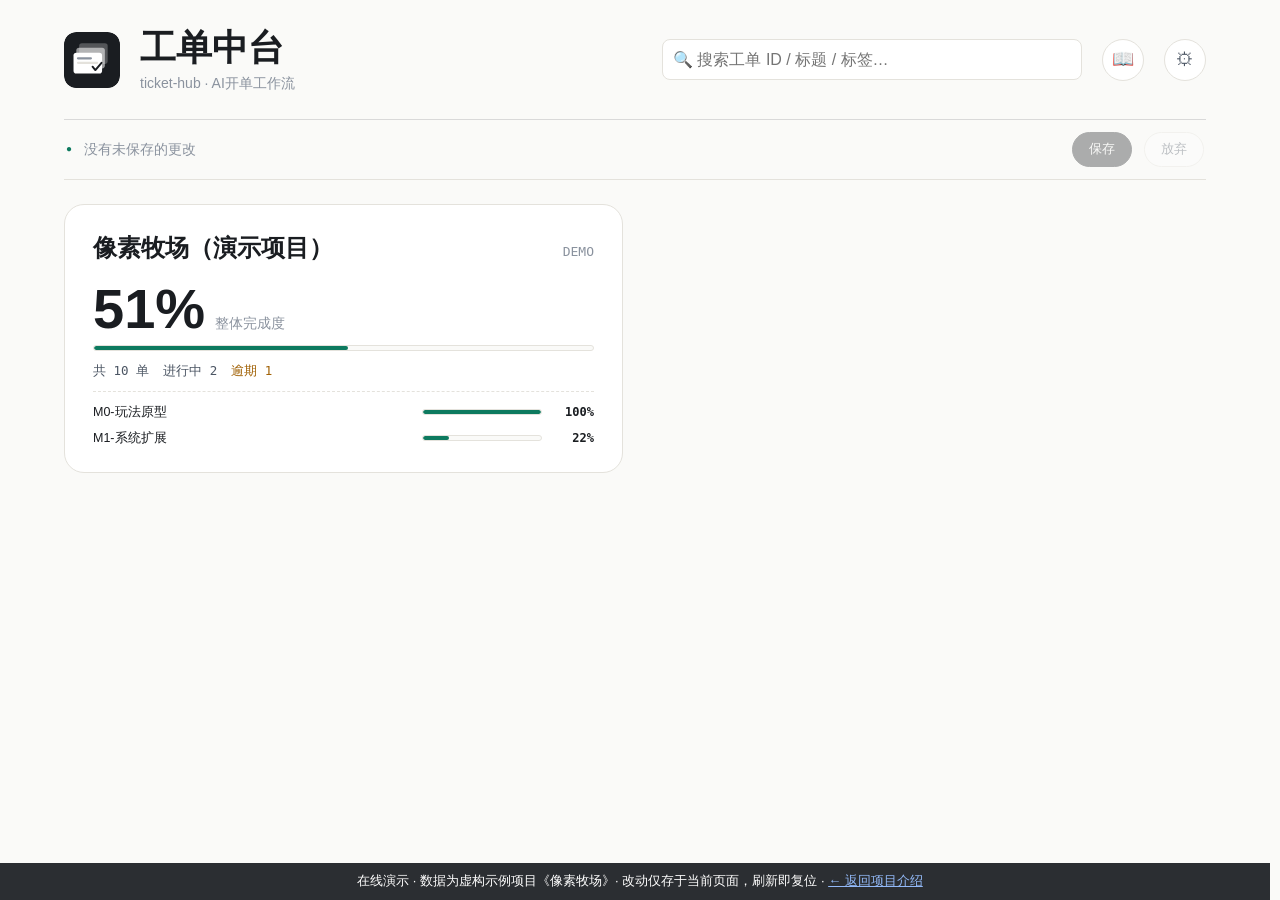
<file: Demos/ticket-hub/index.html>
<!DOCTYPE html>
<html lang="zh-CN">
<head>
<meta charset="UTF-8" />
<meta name="viewport" content="width=device-width, initial-scale=1" />
<title>ticket-hub · 工单中台（在线演示）</title>
<script>
/* 演示模式：拦截 fetch，把 API 请求映射到静态 mock JSON。数据为虚构示例，刷新即复位。 */
(function () {
  const realFetch = window.fetch.bind(window);
  const MOCKS = [
    [/^\/api\/index/,        'mock/index.json'],
    [/^\/api\/env$/,         'mock/env.json'],
    [/^\/api\/pulse/,        'mock/pulse.json'],
    [/^\/api\/quota/,        'mock/quota.json'],
    [/^\/api\/git-status/,   'mock/git-status.json'],
    [/^\/api\/journal/,      'mock/journal.json'],
    [/^\/api\/docs/,         'mock/docs.json'],
    [/^\/api\/activity\?project=DEMO/, 'mock/activity-DEMO.json'],
    [/^\/api\/queue\?project=DEMO/,    'mock/queue-DEMO.json']
  ];
  window.fetch = function (url, opts) {
    const u = typeof url === 'string' ? url : url.url;
    if (u.startsWith('/api/')) {
      const t = u.match(/^\/api\/ticket\?id=([A-Za-z0-9-]+)/);
      if (t) return realFetch('mock/tickets/' + t[1] + '.json');
      for (const [re, file] of MOCKS) {
        if (re.test(u)) return realFetch(file);
      }
      if (opts && opts.method && opts.method !== 'GET') {
        const body = (u === '/api/save')
          ? { ok: true, demo: true }
          : { ok: false, error: '在线演示模式：此操作需要本地服务端（派发 / 回流 / git 同步仅在桌面版可用）' };
        return Promise.resolve(new Response(JSON.stringify(body), { headers: { 'Content-Type': 'application/json' } }));
      }
      return Promise.resolve(new Response(JSON.stringify({ ok: false, demo: true }), { headers: { 'Content-Type': 'application/json' } }));
    }
    return realFetch(url, opts);
  };
  window.addEventListener('DOMContentLoaded', function () {
    const bar = document.createElement('div');
    bar.style.cssText = 'position:fixed;bottom:0;left:0;right:0;z-index:9999;background:#1A1D21;color:#fff;font-size:13px;padding:8px 16px;text-align:center;opacity:.92';
    bar.innerHTML = '在线演示 · 数据为虚构示例项目《像素牧场》· 改动仅存于当前页面，刷新即复位 · <a href="../../ticket-hub.html" style="color:#8AB4F8">← 返回项目介绍</a>';
    document.body.appendChild(bar);
  });
})();
</script>
<link rel="icon" href="favicon.ico" />
<link rel="stylesheet" href="style.css" />
</head>
<body>
<header class="topbar">
  <a class="brand" href="#/">
    <svg class="brand-icon" width="56" height="56" viewBox="0 0 100 100" aria-hidden="true">
      <rect x="0" y="0" width="100" height="100" rx="22" fill="#1A1D21"/>
      <rect x="27" y="20" width="51" height="37" rx="5" fill="#FFFFFF" fill-opacity="0.25"/>
      <rect x="22" y="28" width="51" height="37" rx="5" fill="#FFFFFF" fill-opacity="0.55"/>
      <rect x="17" y="37" width="51" height="37" rx="5" fill="#FFFFFF"/>
      <rect x="23" y="45" width="27" height="4" rx="2" fill="#8A929E"/>
      <rect x="23" y="53" width="38" height="4" rx="2" fill="#E4E2DC"/>
      <path d="M 51 62 l 5 6 l 11 -13" fill="none" stroke="#1A1D21" stroke-width="3.5" stroke-linecap="round" stroke-linejoin="round"/>
    </svg>
  </a>
  <div class="titleblock">
    <h1 id="page-title">工单中台</h1>
    <p id="crumb" class="crumb">ticket-hub · AI开单工作流</p>
  </div>
  <div class="gsearch">
    <input id="gsearch-input" type="search" placeholder="🔍 搜索工单 ID / 标题 / 标签…" autocomplete="off" />
    <div id="gsearch-results" class="gsearch-results" hidden></div>
  </div>
  <a href="#/docs"><button class="iconbtn" title="系统说明书">📖</button></a>
  <a href="#/settings"><button class="iconbtn" title="设置">⚙</button></a>
</header>

<div id="savebar" class="savebar" hidden>
  <span class="savebar-dot">●</span>
  <span id="savebar-text"></span>
  <span class="savebar-spacer"></span>
  <button id="btn-save" class="primary">保存</button>
  <button id="btn-discard">放弃</button>
</div>

<main id="view"></main>

<script src="app.js"></script>
</body>
</html>
</file>
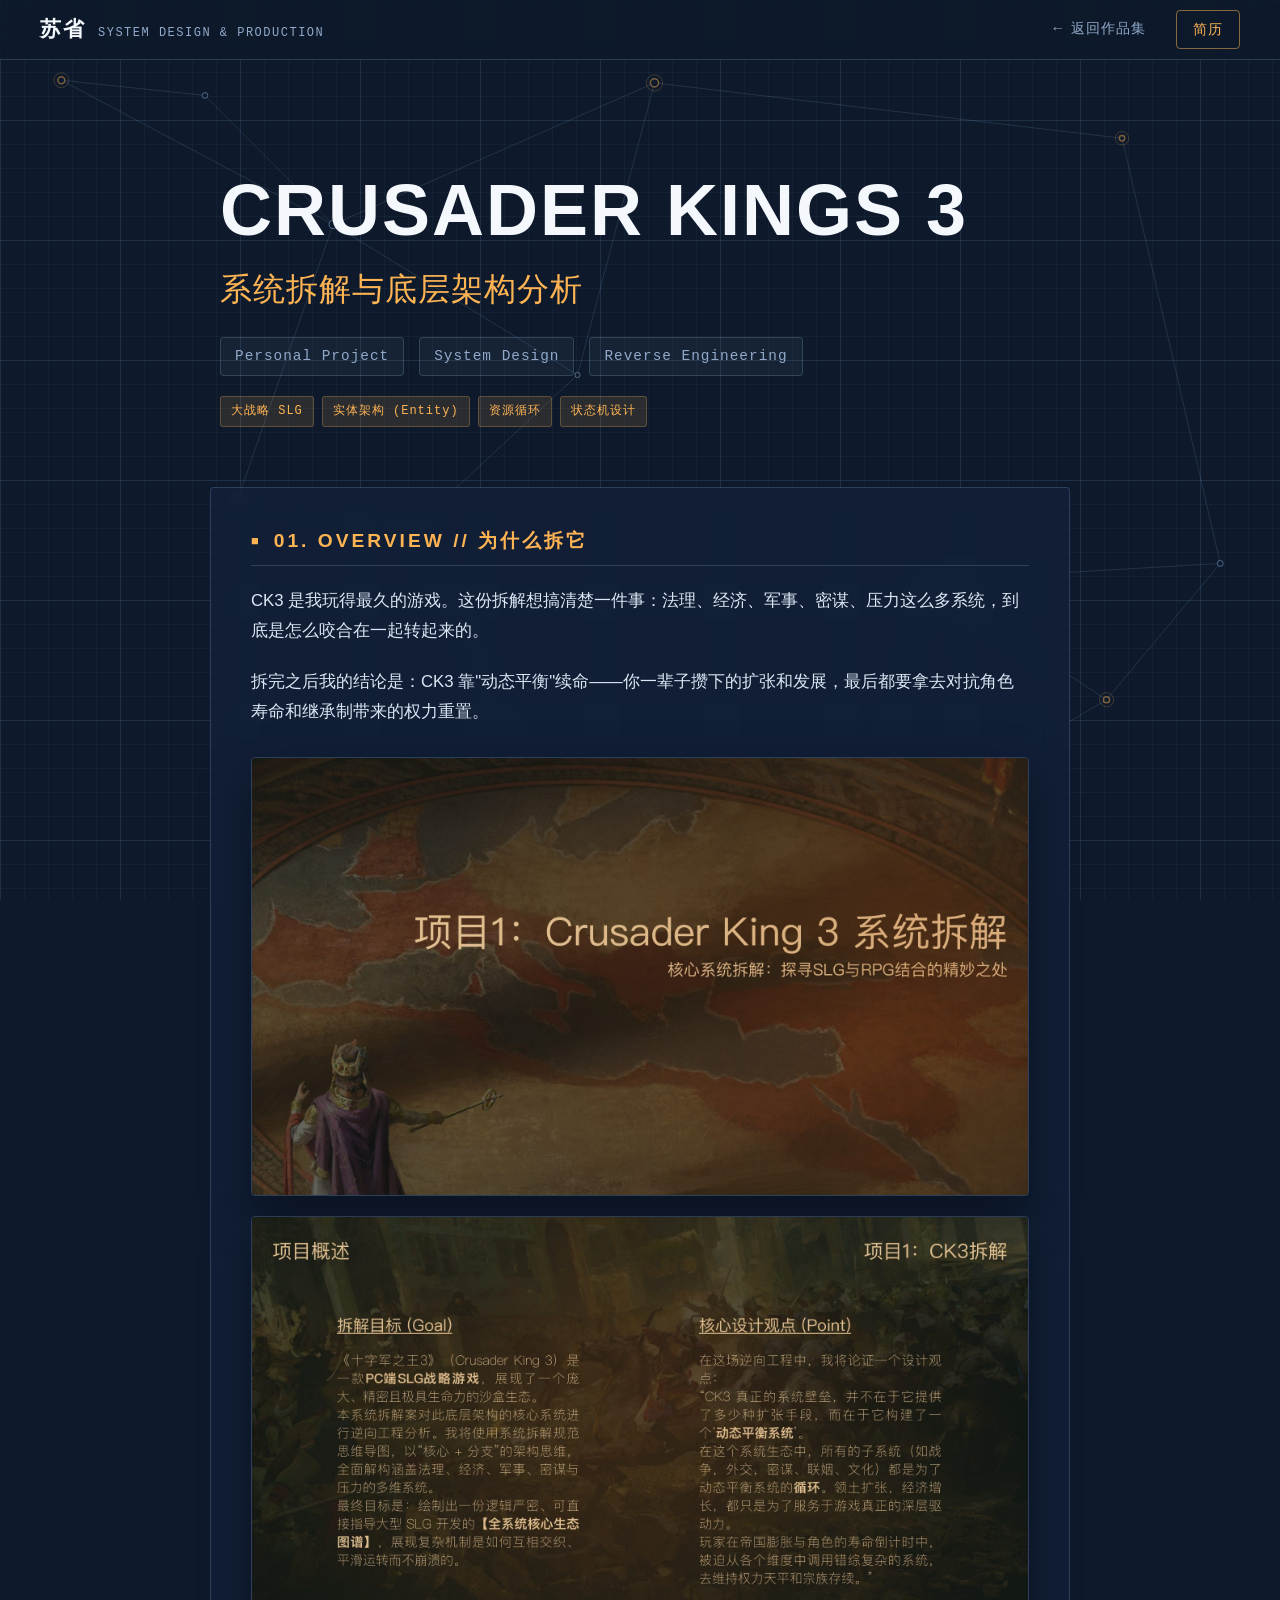
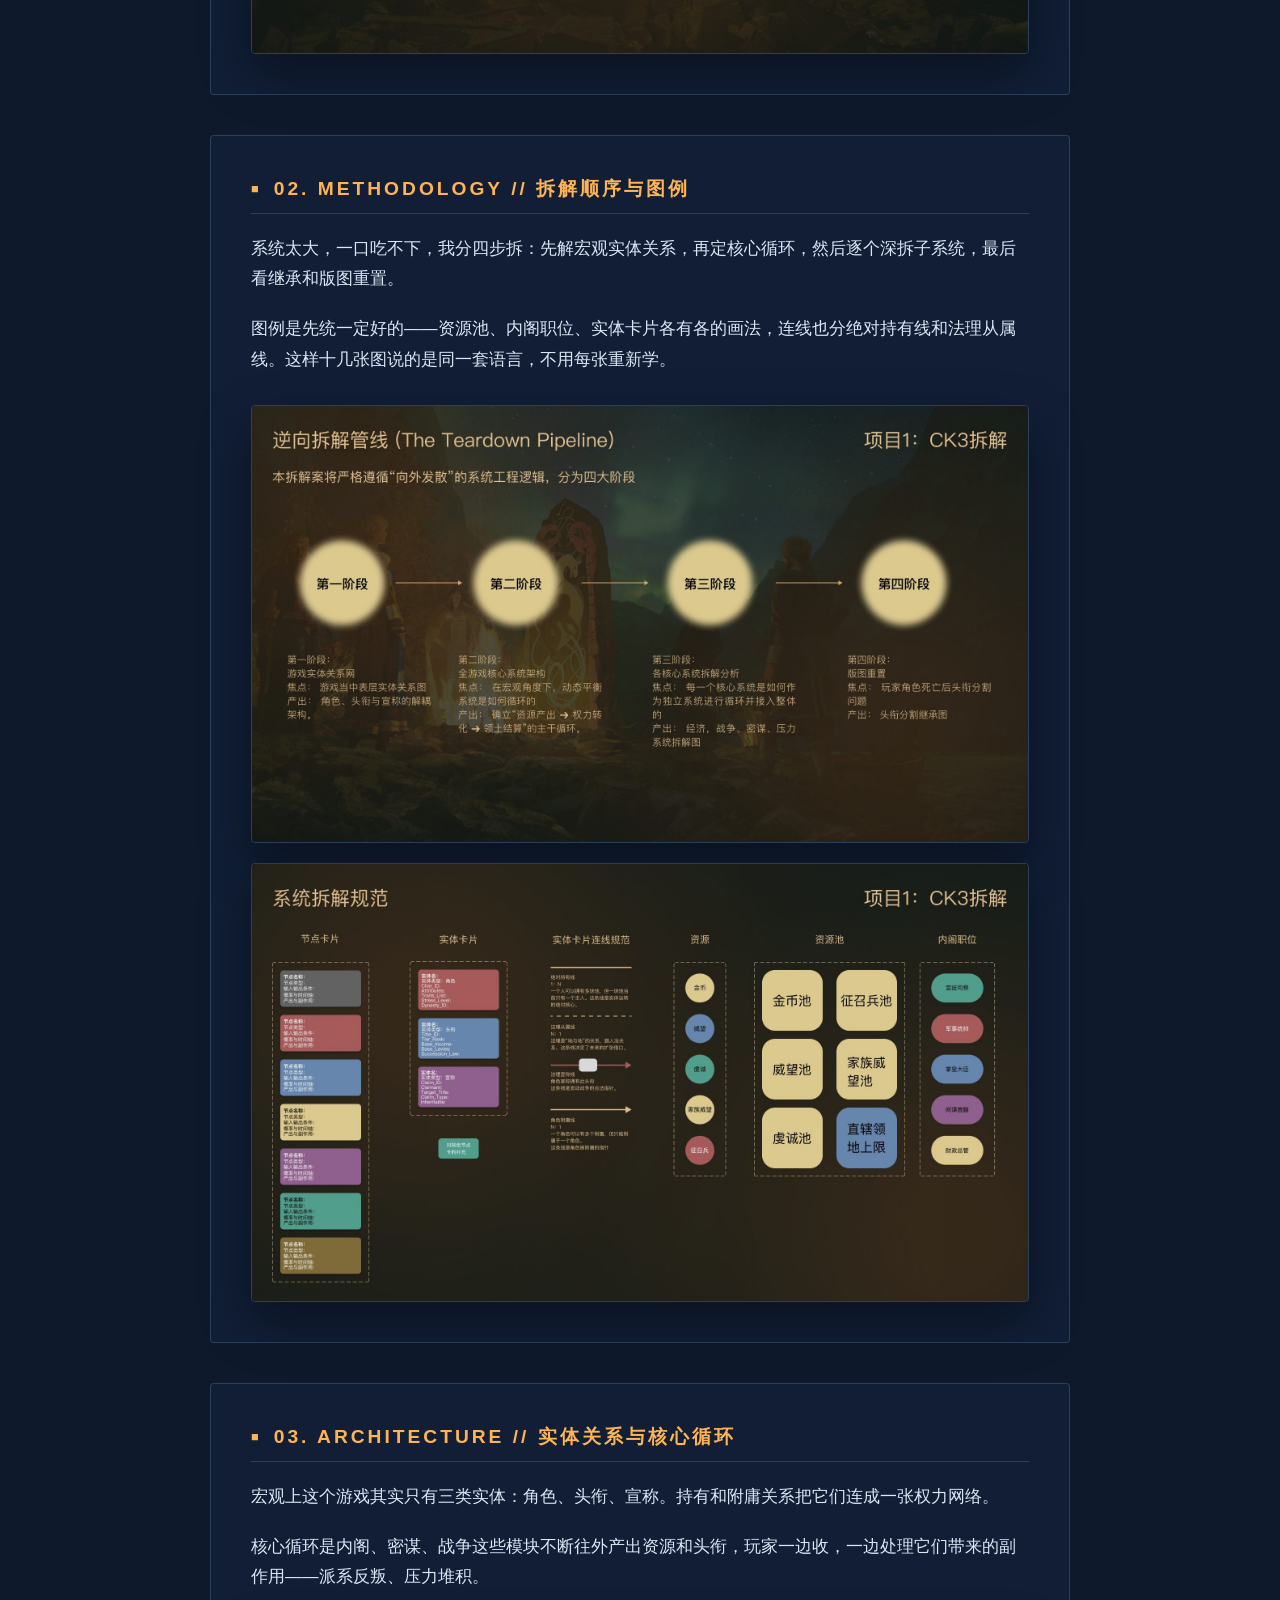
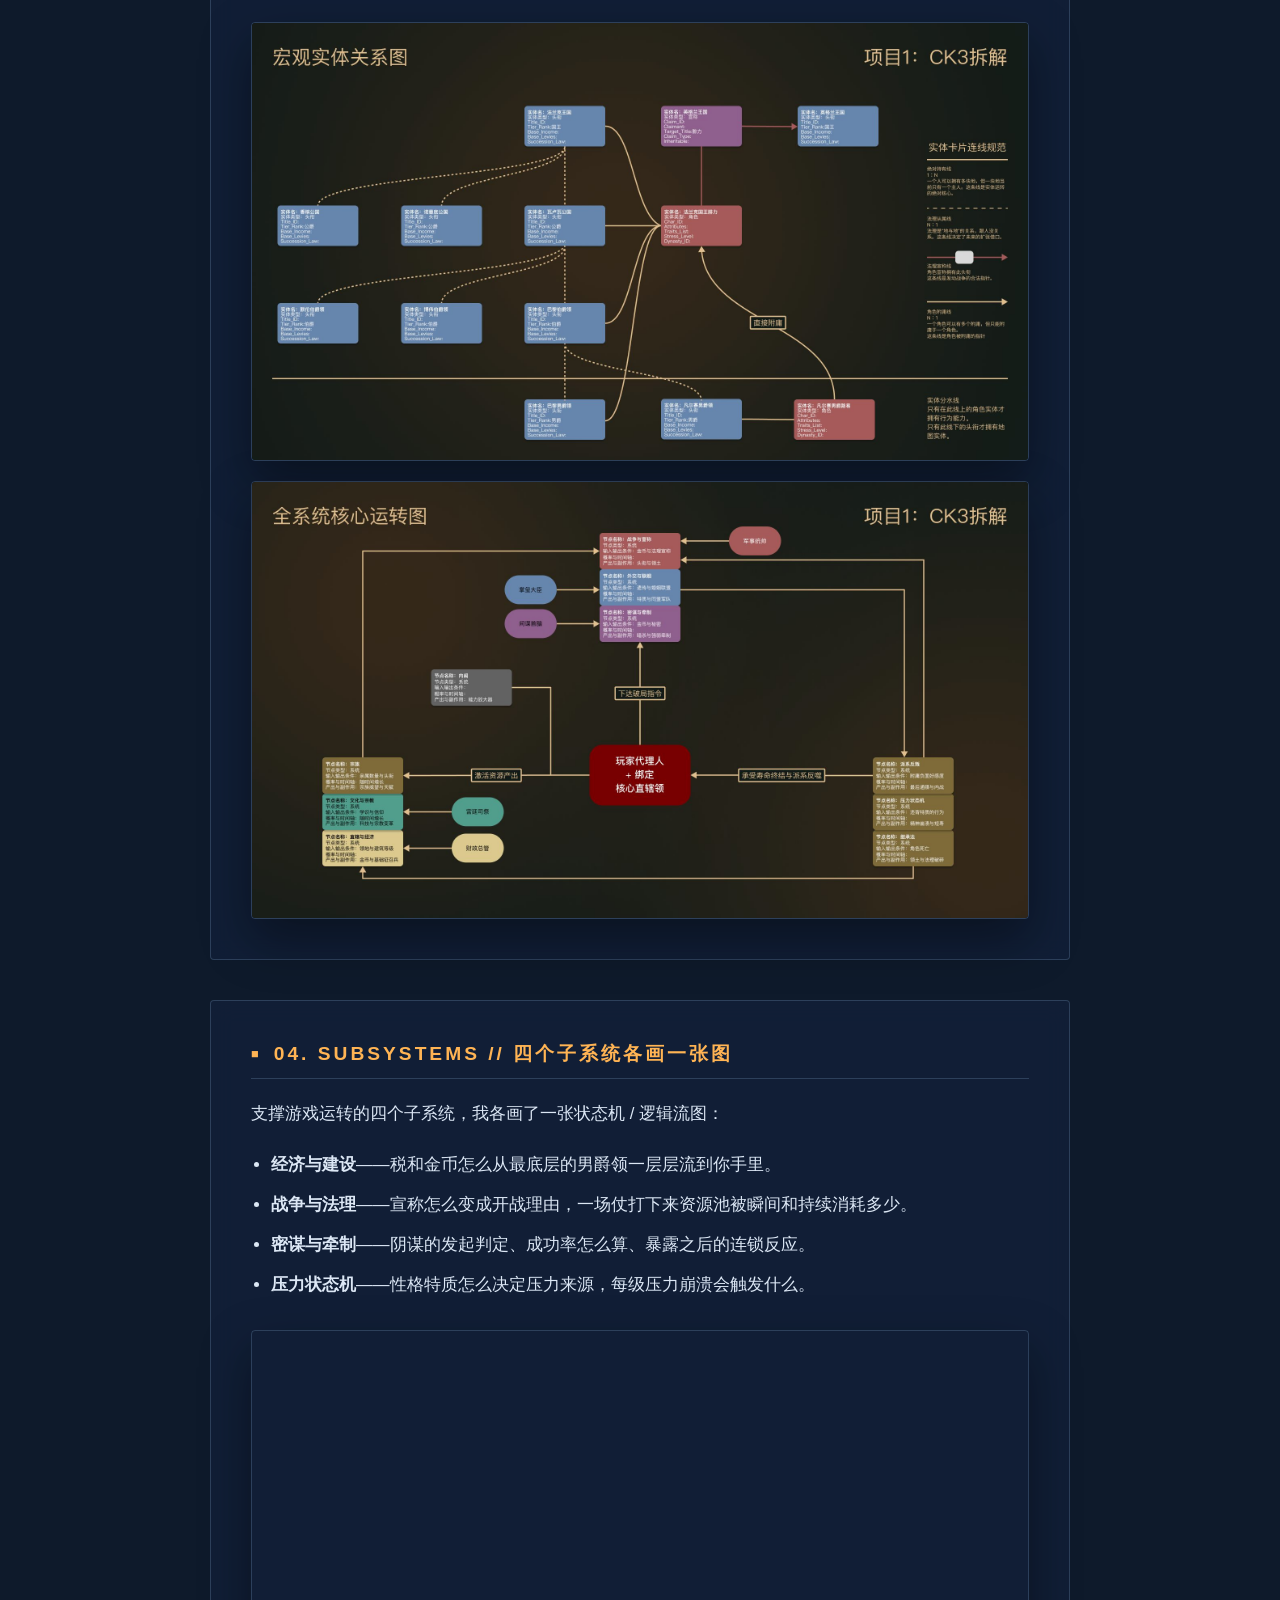
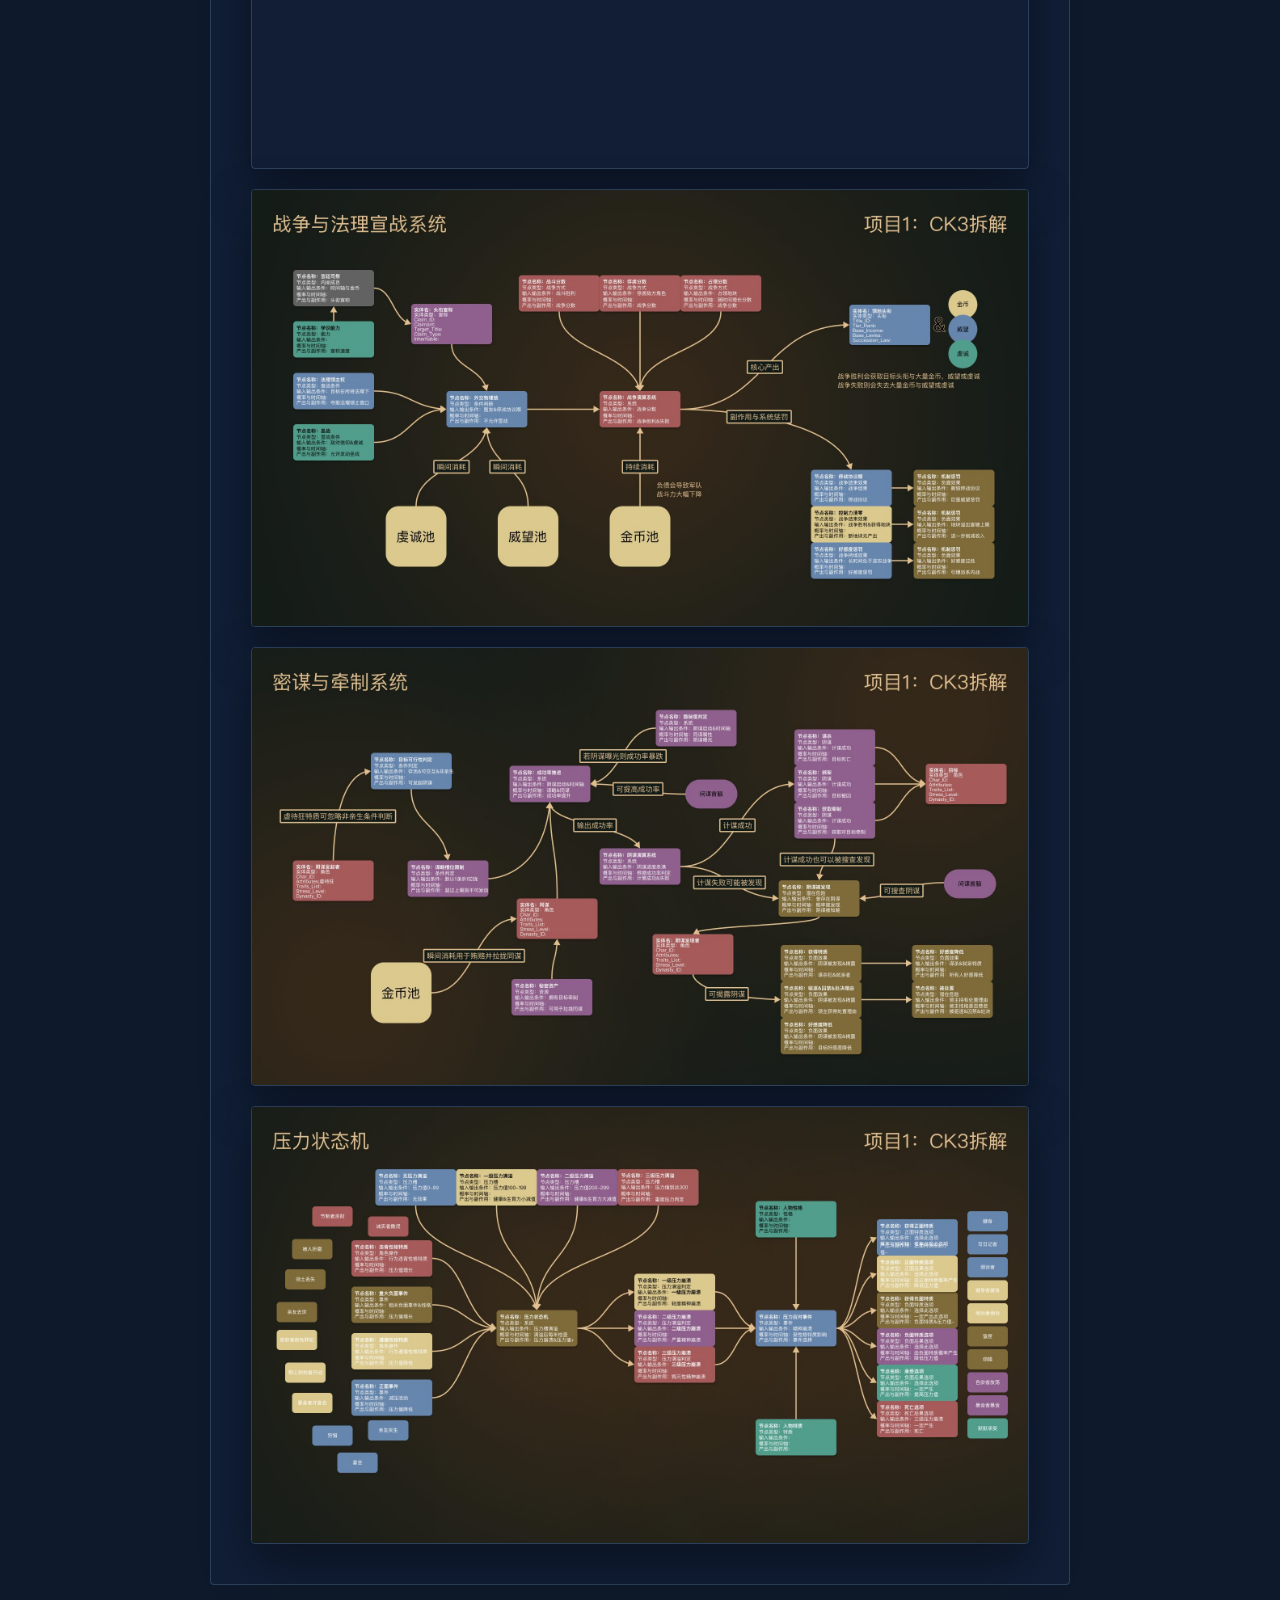
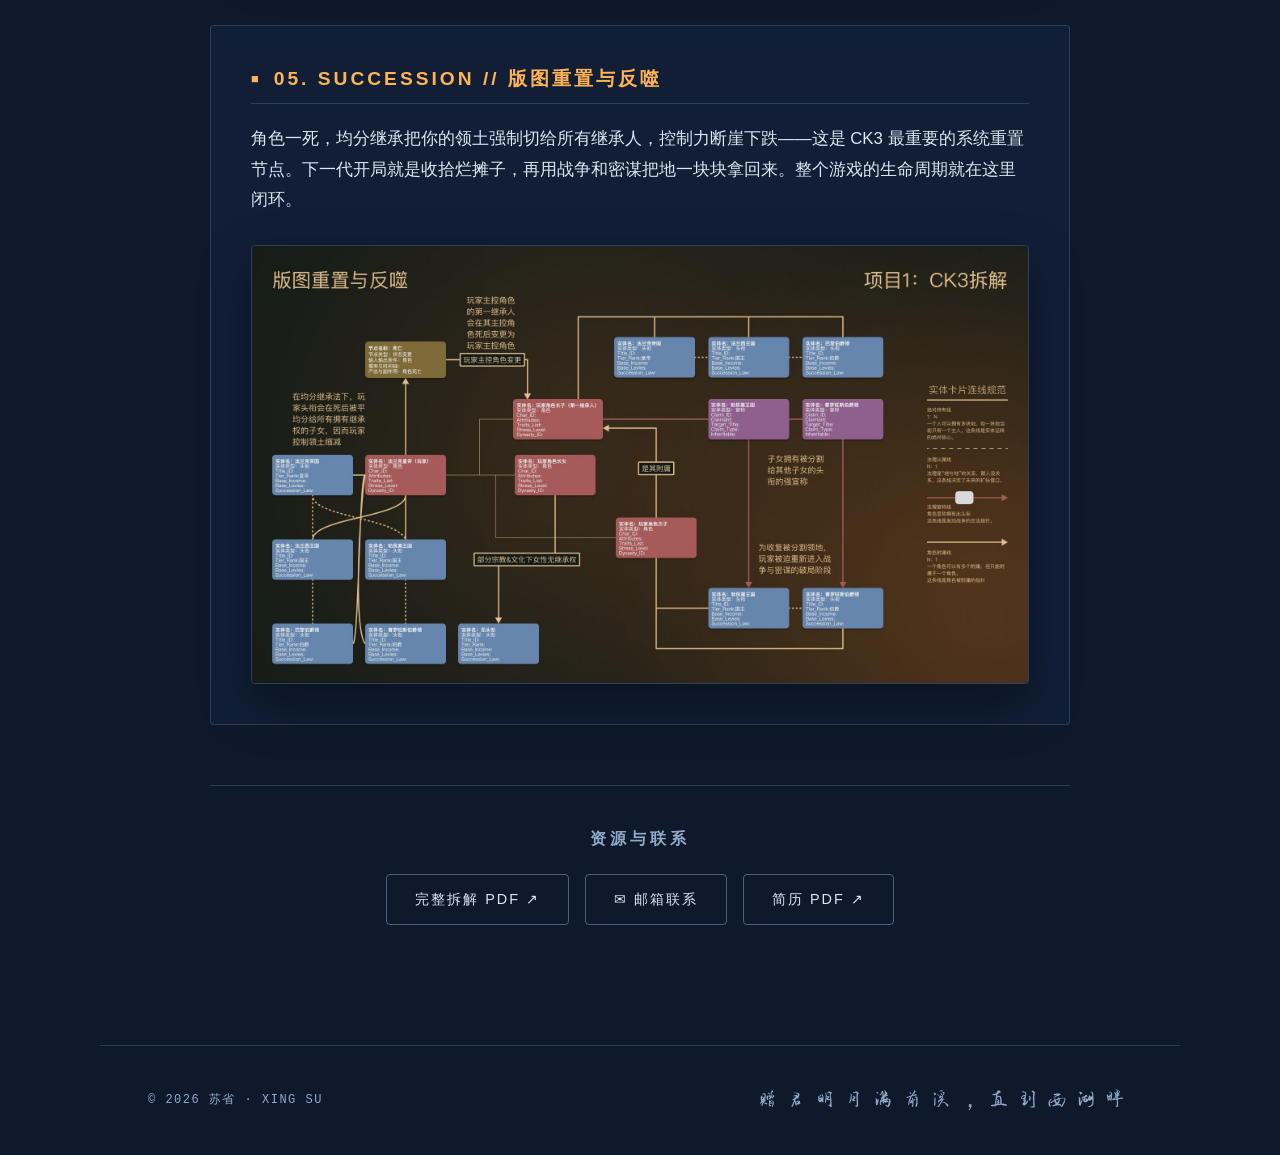
<file: ck3-teardown.html>
<!DOCTYPE html>
<html lang="zh">
<head>
    <meta charset="UTF-8">
    <meta name="viewport" content="width=device-width, initial-scale=1.0">
    <title>CK3 System Teardown - 苏省 XingSu</title>
    <meta name="description" content="CK3 系统拆解项目：逆向分析法理、经济、战争、密谋与压力系统，梳理大战略核心循环。">
    <meta property="og:title" content="CK3 System Teardown - 苏省 XingSu">
    <meta property="og:description" content="十字军之王3底层系统架构分析与可视化拆解。">
    <meta property="og:image" content="./images/optimized/1-0.jpg">
    <meta property="og:type" content="article">
    <link rel="icon" href="data:image/svg+xml,<svg xmlns=%27http://www.w3.org/2000/svg%27 viewBox=%270 0 100 100%27><rect width=%27100%27 height=%27100%27 rx=%2718%27 fill=%27%230e1a2b%27/><g stroke=%27%23ffb454%27 stroke-width=%274%27><line x1=%2730%27 y1=%2766%27 x2=%2752%27 y2=%2734%27/><line x1=%2752%27 y1=%2734%27 x2=%2772%27 y2=%2762%27/><line x1=%2730%27 y1=%2766%27 x2=%2772%27 y2=%2762%27/></g><circle cx=%2730%27 cy=%2766%27 r=%278%27 fill=%27%230e1a2b%27 stroke=%27%23ffb454%27 stroke-width=%274%27/><circle cx=%2752%27 cy=%2734%27 r=%278%27 fill=%27%23ffb454%27/><circle cx=%2772%27 cy=%2762%27 r=%278%27 fill=%27%230e1a2b%27 stroke=%27%23ffb454%27 stroke-width=%274%27/></svg>">
    <link rel="stylesheet" href="./CSS/style.css">
    <link rel="stylesheet" href="./CSS/detail.css">
</head>
<body>

    <canvas id="bg-canvas"></canvas>

    <header class="top-nav">
        <a class="brand" href="./index.html">苏省<span class="brand-role">SYSTEM DESIGN &amp; PRODUCTION</span></a>
        <nav class="nav-links">
            <a href="./index.html#portfolio">← 返回作品集</a>
            <a class="nav-resume" href="./Demos/苏省-简历.pdf" target="_blank" rel="noopener noreferrer">简历</a>
        </nav>
    </header>

    <div class="detail-container">
        
        <div class="project-header">
            <h1 class="massive-title" style="font-size: clamp(2.2rem, 10vw, 4.5rem) !important;">CRUSADER KINGS 3</h1>
            <h2 class="project-subtitle">系统拆解与底层架构分析</h2>
            <div class="project-meta">
                <span>Personal Project</span>
                <span>System Design</span>
                <span>Reverse Engineering</span>
            </div>
            <div class="tags" style="justify-content: flex-start;">
                <span>大战略 SLG</span><span>实体架构 (Entity)</span><span>资源循环</span><span>状态机设计</span>
            </div>
        </div>

        <div class="content-block">
            <h2 class="content-title">01. OVERVIEW // 为什么拆它</h2>
            <div class="content-body" style="margin-bottom: 30px;">
                <p>CK3 是我玩得最久的游戏。这份拆解想搞清楚一件事：法理、经济、军事、密谋、压力这么多系统，到底是怎么咬合在一起转起来的。</p>
                <p>拆完之后我的结论是：CK3 靠"动态平衡"续命——你一辈子攒下的扩张和发展，最后都要拿去对抗角色寿命和继承制带来的权力重置。</p>
            </div>
            <img src="./images/optimized/1-0.jpg" alt="封面" class="detail-hero-img" style="margin-bottom: 20px;" loading="eager" decoding="async" fetchpriority="high" width="1920" height="1080">
            <img src="./images/optimized/1-1.jpg" alt="项目概述与核心观点" class="detail-hero-img" loading="lazy" decoding="async" width="1920" height="1080">
        </div>

        <div class="content-block">
            <h2 class="content-title">02. METHODOLOGY // 拆解顺序与图例</h2>
            <div class="content-body" style="margin-bottom: 30px;">
                <p>系统太大，一口吃不下，我分四步拆：先解宏观实体关系，再定核心循环，然后逐个深拆子系统，最后看继承和版图重置。</p>
                <p>图例是先统一定好的——资源池、内阁职位、实体卡片各有各的画法，连线也分绝对持有线和法理从属线。这样十几张图说的是同一套语言，不用每张重新学。</p>
            </div>
            <img src="./images/optimized/1-2.jpg" alt="拆解管线" class="detail-hero-img" style="margin-bottom: 20px;" loading="lazy" decoding="async" width="1920" height="1080">
            <img src="./images/optimized/1-3.jpg" alt="系统拆解规范" class="detail-hero-img" loading="lazy" decoding="async" width="1920" height="1080">
        </div>

        <div class="content-block">
            <h2 class="content-title">03. ARCHITECTURE // 实体关系与核心循环</h2>
            <div class="content-body" style="margin-bottom: 30px;">
                <p>宏观上这个游戏其实只有三类实体：角色、头衔、宣称。持有和附庸关系把它们连成一张权力网络。</p>
                <p>核心循环是内阁、密谋、战争这些模块不断往外产出资源和头衔，玩家一边收，一边处理它们带来的副作用——派系反叛、压力堆积。</p>
            </div>
            <img src="./images/optimized/1-4.jpg" alt="宏观实体关系图" class="detail-hero-img" style="margin-bottom: 20px;" loading="lazy" decoding="async" width="1920" height="1080">
            <img src="./images/optimized/1-5.jpg" alt="全系统核心运转图" class="detail-hero-img" loading="lazy" decoding="async" width="1920" height="1080">
        </div>

        <div class="content-block">
            <h2 class="content-title">04. SUBSYSTEMS // 四个子系统各画一张图</h2>
            <div class="content-body" style="margin-bottom: 30px;">
                <p>支撑游戏运转的四个子系统，我各画了一张状态机 / 逻辑流图：</p>
                <ul>
                    <li><strong>经济与建设</strong>——税和金币怎么从最底层的男爵领一层层流到你手里。</li>
                    <li><strong>战争与法理</strong>——宣称怎么变成开战理由，一场仗打下来资源池被瞬间和持续消耗多少。</li>
                    <li><strong>密谋与牵制</strong>——阴谋的发起判定、成功率怎么算、暴露之后的连锁反应。</li>
                    <li><strong>压力状态机</strong>——性格特质怎么决定压力来源，每级压力崩溃会触发什么。</li>
                </ul>
            </div>
            <img src="./images/optimized/1-6.jpg" alt="经济循环与建设系统" class="detail-hero-img" style="margin-bottom: 20px;" loading="lazy" decoding="async" width="1920" height="1080">
            <img src="./images/optimized/1-7.jpg" alt="战争与法理系统" class="detail-hero-img" style="margin-bottom: 20px;" loading="lazy" decoding="async" width="1920" height="1080">
            <img src="./images/optimized/1-8.jpg" alt="密谋与牵制系统" class="detail-hero-img" style="margin-bottom: 20px;" loading="lazy" decoding="async" width="1920" height="1080">
            <img src="./images/optimized/1-9.jpg" alt="压力状态机系统" class="detail-hero-img" loading="lazy" decoding="async" width="1920" height="1080">
        </div>

        <div class="content-block">
            <h2 class="content-title">05. SUCCESSION // 版图重置与反噬</h2>
            <div class="content-body" style="margin-bottom: 30px;">
                <p>角色一死，均分继承把你的领土强制切给所有继承人，控制力断崖下跌——这是 CK3 最重要的系统重置节点。下一代开局就是收拾烂摊子，再用战争和密谋把地一块块拿回来。整个游戏的生命周期就在这里闭环。</p>
            </div>
            <img src="./images/optimized/1-10.jpg" alt="版图重置与反噬" class="detail-hero-img" loading="lazy" decoding="async" width="1920" height="1080">
        </div>

        <div class="project-footer">
            <h3 class="footer-title">资源与联系</h3>
            <div class="footer-links">
                <a href="./Demos/苏省-CrusaderKing3-系统拆解.pdf" target="_blank" rel="noopener noreferrer" class="footer-btn">完整拆解 PDF ↗</a>
                <a href="mailto:xsu217822@gmail.com" class="footer-btn" data-copy="xsu217822@gmail.com">✉ 邮箱联系</a>
                <a href="./Demos/苏省-简历.pdf" target="_blank" rel="noopener noreferrer" class="footer-btn">简历 PDF ↗</a>
            </div>
        </div>

    </div>

    <footer class="site-footer">
        <span>© 2026 苏省 · XING SU</span>
        <span class="colophon">赠君明月满前溪，直到西湖畔</span>
    </footer>

    <script src="./js/main.js" defer></script>
</body>
</html>
</file>
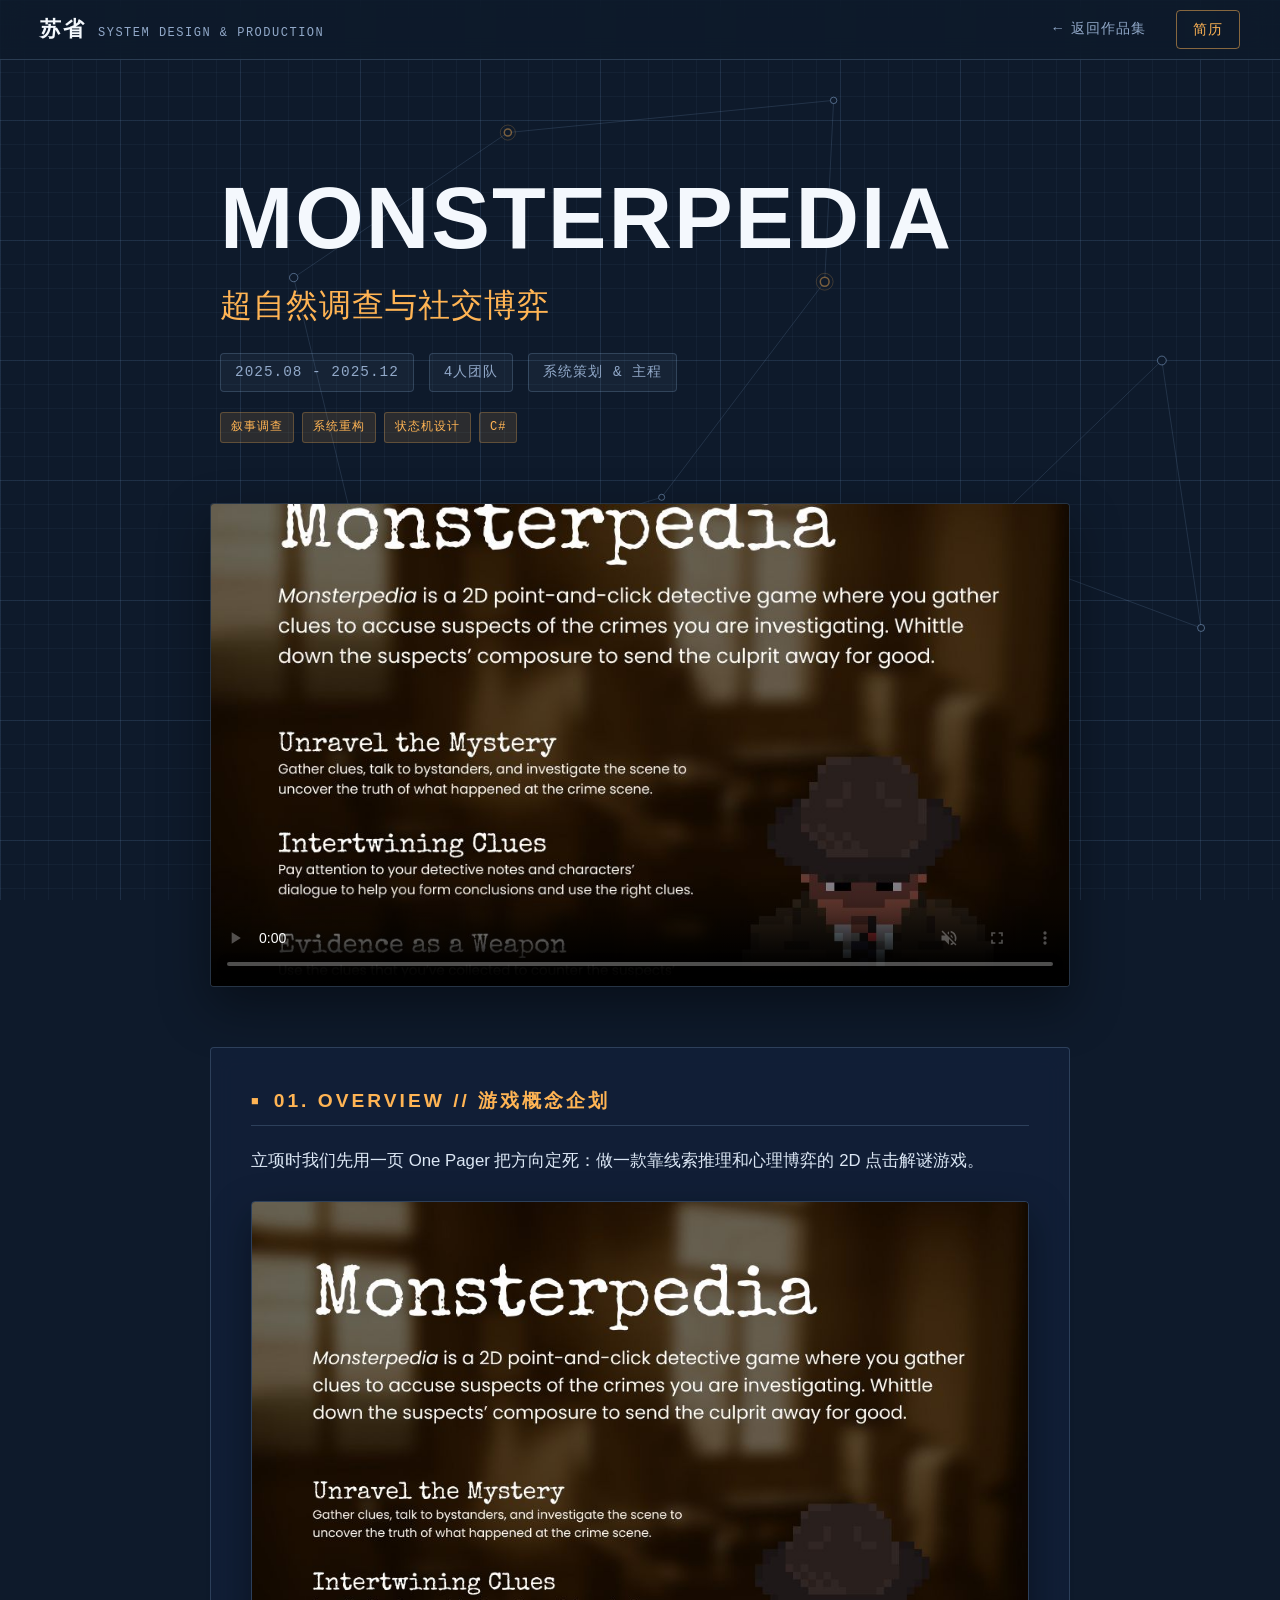
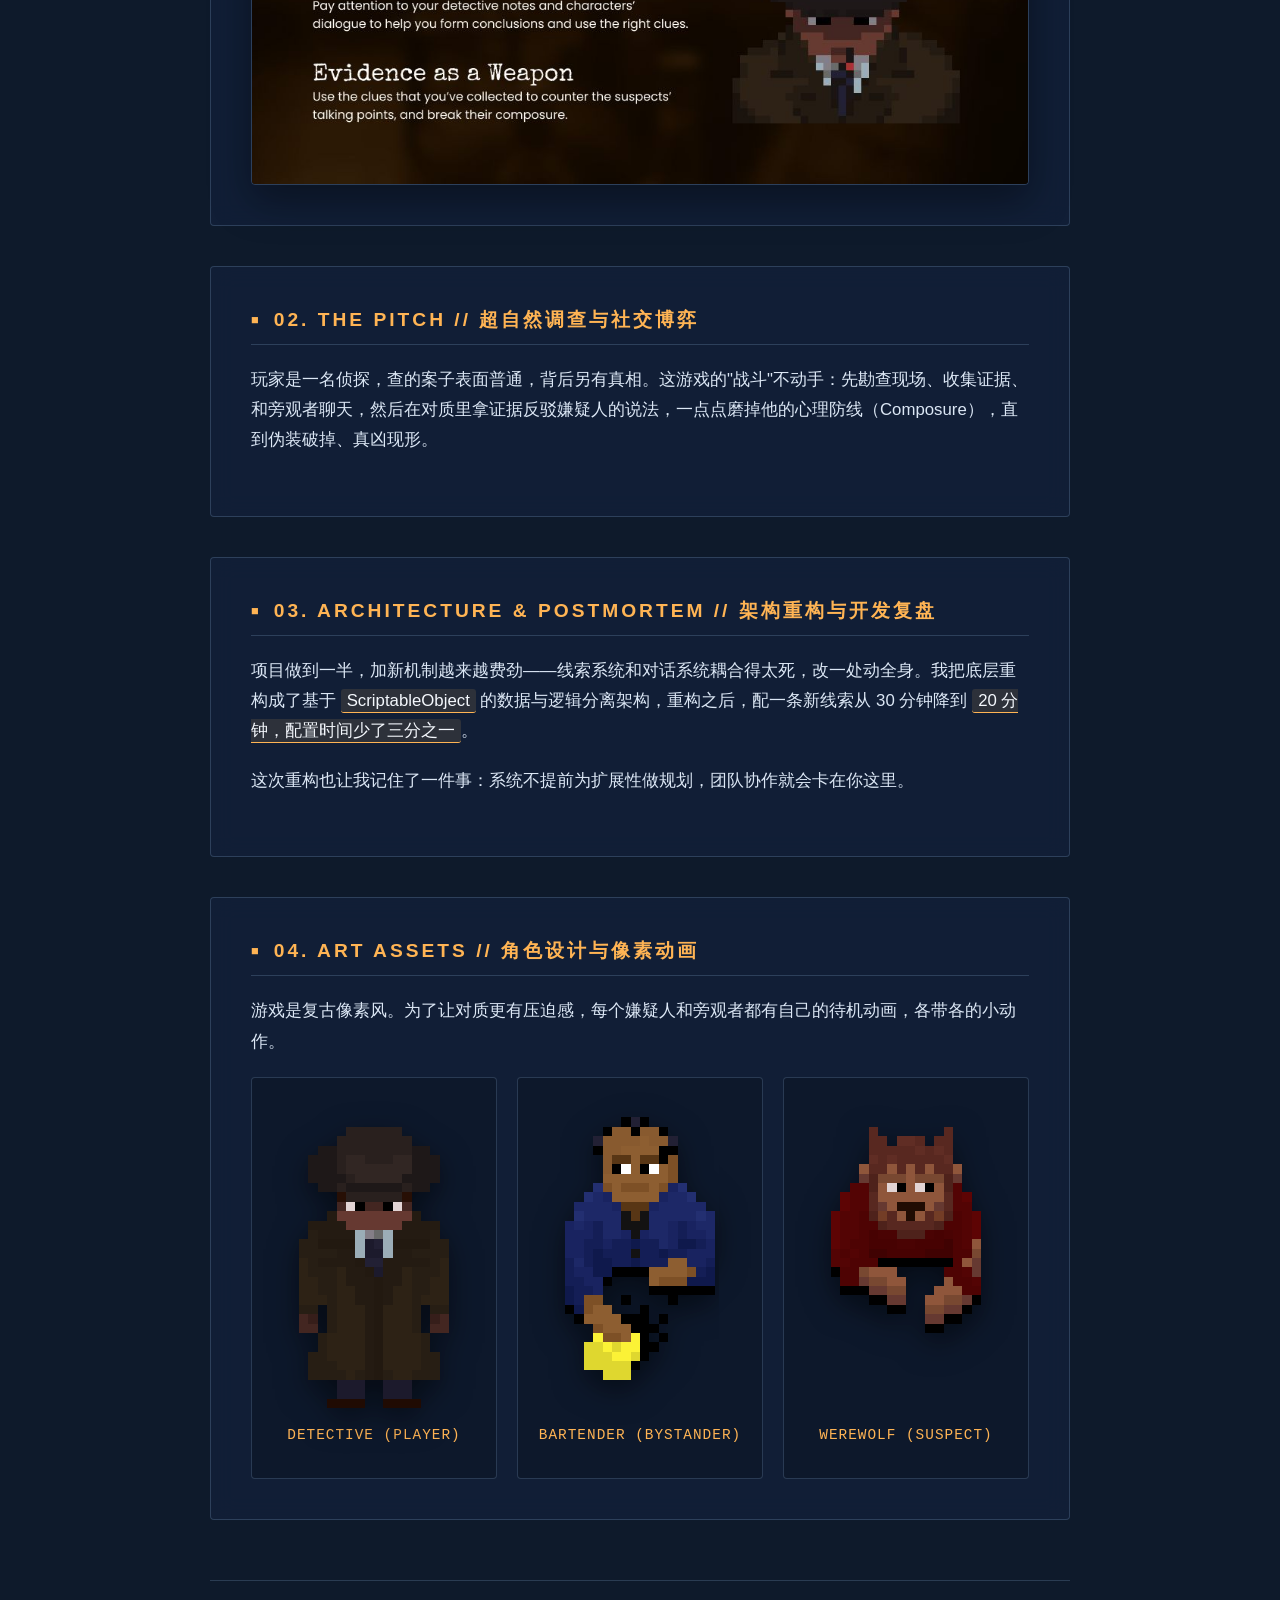
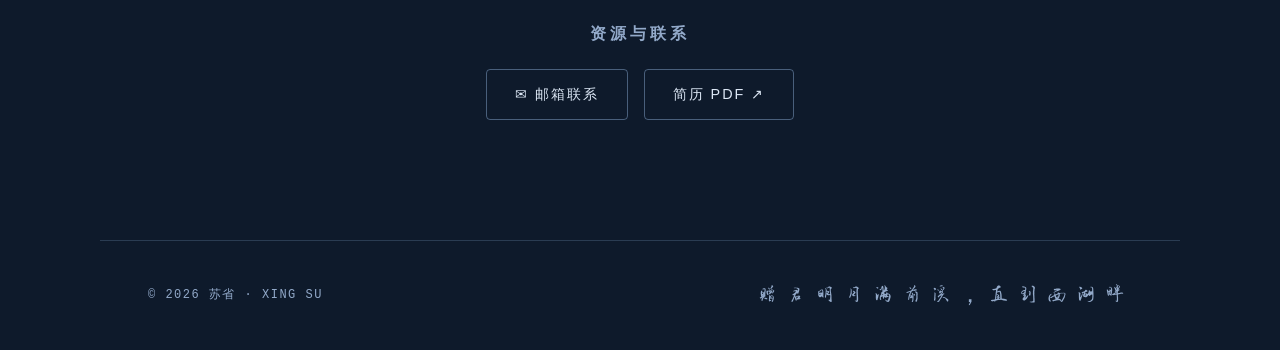
<file: monsterpedia.html>
<!DOCTYPE html>
<html lang="zh">
<head>
    <meta charset="UTF-8">
    <meta name="viewport" content="width=device-width, initial-scale=1.0">
    <title>Monsterpedia - 苏省 XingSu</title>
    <meta name="description" content="Monsterpedia 项目复盘：超自然调查与社交博弈系统设计，含架构重构、状态机设计与像素角色表现。">
    <meta property="og:title" content="Monsterpedia - 苏省 XingSu">
    <meta property="og:description" content="超自然调查与社交博弈项目，展示系统策划与开发复盘。">
    <meta property="og:image" content="./images/optimized/one-pager.jpg">
    <meta property="og:type" content="article">
    <link rel="icon" href="data:image/svg+xml,<svg xmlns=%27http://www.w3.org/2000/svg%27 viewBox=%270 0 100 100%27><rect width=%27100%27 height=%27100%27 rx=%2718%27 fill=%27%230e1a2b%27/><g stroke=%27%23ffb454%27 stroke-width=%274%27><line x1=%2730%27 y1=%2766%27 x2=%2752%27 y2=%2734%27/><line x1=%2752%27 y1=%2734%27 x2=%2772%27 y2=%2762%27/><line x1=%2730%27 y1=%2766%27 x2=%2772%27 y2=%2762%27/></g><circle cx=%2730%27 cy=%2766%27 r=%278%27 fill=%27%230e1a2b%27 stroke=%27%23ffb454%27 stroke-width=%274%27/><circle cx=%2752%27 cy=%2734%27 r=%278%27 fill=%27%23ffb454%27/><circle cx=%2772%27 cy=%2762%27 r=%278%27 fill=%27%230e1a2b%27 stroke=%27%23ffb454%27 stroke-width=%274%27/></svg>">
    <link rel="stylesheet" href="./CSS/style.css">
    <link rel="stylesheet" href="./CSS/detail.css">
</head>
<body>

    <canvas id="bg-canvas"></canvas>

    <header class="top-nav">
        <a class="brand" href="./index.html">苏省<span class="brand-role">SYSTEM DESIGN &amp; PRODUCTION</span></a>
        <nav class="nav-links">
            <a href="./index.html#portfolio">← 返回作品集</a>
            <a class="nav-resume" href="./Demos/苏省-简历.pdf" target="_blank" rel="noopener noreferrer">简历</a>
        </nav>
    </header>

    <div class="detail-container">
        
        <div class="project-header">
            <h1 class="massive-title">MONSTERPEDIA</h1>
            <h2 class="project-subtitle">超自然调查与社交博弈</h2>
            <div class="project-meta">
                <span>2025.08 - 2025.12</span>
                <span>4人团队</span>
                <span>系统策划 & 主程</span>
            </div>
            <div class="tags" style="justify-content: flex-start;">
                <span>叙事调查</span><span>系统重构</span><span>状态机设计</span><span>C#</span>
            </div>
        </div>

        <div class="hero-media">
            <video 
                src="./images/MonsterpediaTrailer.optimized.mp4" 
                autoplay loop muted playsinline controls preload="metadata" poster="./images/optimized/one-pager.jpg">
            </video>
        </div>

        <div class="content-block">
            <h2 class="content-title">01. OVERVIEW // 游戏概念企划</h2>
            <div class="content-body" style="margin-bottom: 25px;">
                <p>立项时我们先用一页 One Pager 把方向定死：做一款靠线索推理和心理博弈的 2D 点击解谜游戏。</p>
            </div>
            <img src="./images/optimized/one-pager.jpg" alt="Monsterpedia One Pager" class="showcase-img" loading="lazy" decoding="async" width="1024" height="768">
        </div>

        <div class="content-block">
            <h2 class="content-title">02. THE PITCH // 超自然调查与社交博弈</h2>
            <div class="content-body">
                <p>玩家是一名侦探，查的案子表面普通，背后另有真相。这游戏的"战斗"不动手：先勘查现场、收集证据、和旁观者聊天，然后在对质里拿证据反驳嫌疑人的说法，一点点磨掉他的心理防线（Composure），直到伪装破掉、真凶现形。</p>
            </div>
        </div>

        <div class="content-block">
            <h2 class="content-title">03. ARCHITECTURE & POSTMORTEM // 架构重构与开发复盘</h2>
            <div class="content-body">
                <p>项目做到一半，加新机制越来越费劲——线索系统和对话系统耦合得太死，改一处动全身。我把底层重构成了基于 <span class="highlight">ScriptableObject</span> 的数据与逻辑分离架构，重构之后，配一条新线索从 30 分钟降到 <span class="highlight">20 分钟，配置时间少了三分之一</span>。</p>
                <p>这次重构也让我记住了一件事：系统不提前为扩展性做规划，团队协作就会卡在你这里。</p>
            </div>
        </div>

        <div class="content-block">
            <h2 class="content-title">04. ART ASSETS // 角色设计与像素动画</h2>
            <div class="content-body">
                <p>游戏是复古像素风。为了让对质更有压迫感，每个嫌疑人和旁观者都有自己的待机动画，各带各的小动作。</p>
            </div>
            
            <div class="character-grid">
                <div class="character-card">
                    <img src="./images/detective_idleCycle.gif" class="pixel-art" alt="Detective" loading="lazy" decoding="async" width="160" height="320">
                    <p>Detective (Player)</p>
                </div>
                <div class="character-card">
                    <img src="./images/bartender_idleCycle.gif" class="pixel-art" alt="Bartender" loading="lazy" decoding="async" width="160" height="320">
                    <p>Bartender (Bystander)</p>
                </div>
                <div class="character-card">
                    <img src="./images/werewolf_idleCycle.gif" class="pixel-art" alt="Werewolf" loading="lazy" decoding="async" width="160" height="320">
                    <p>Werewolf (Suspect)</p>
                </div>
            </div>
        </div>

        <div class="project-footer">
            <h3 class="footer-title">资源与联系</h3>
            <div class="footer-links">
                <a href="mailto:xsu217822@gmail.com" class="footer-btn" data-copy="xsu217822@gmail.com">✉ 邮箱联系</a>
                <a href="./Demos/苏省-简历.pdf" target="_blank" rel="noopener noreferrer" class="footer-btn">简历 PDF ↗</a>
            </div>
        </div>

    </div>

    <footer class="site-footer">
        <span>© 2026 苏省 · XING SU</span>
        <span class="colophon">赠君明月满前溪，直到西湖畔</span>
    </footer>

    <script src="./js/main.js" defer></script>
</body>
</html>
</file>
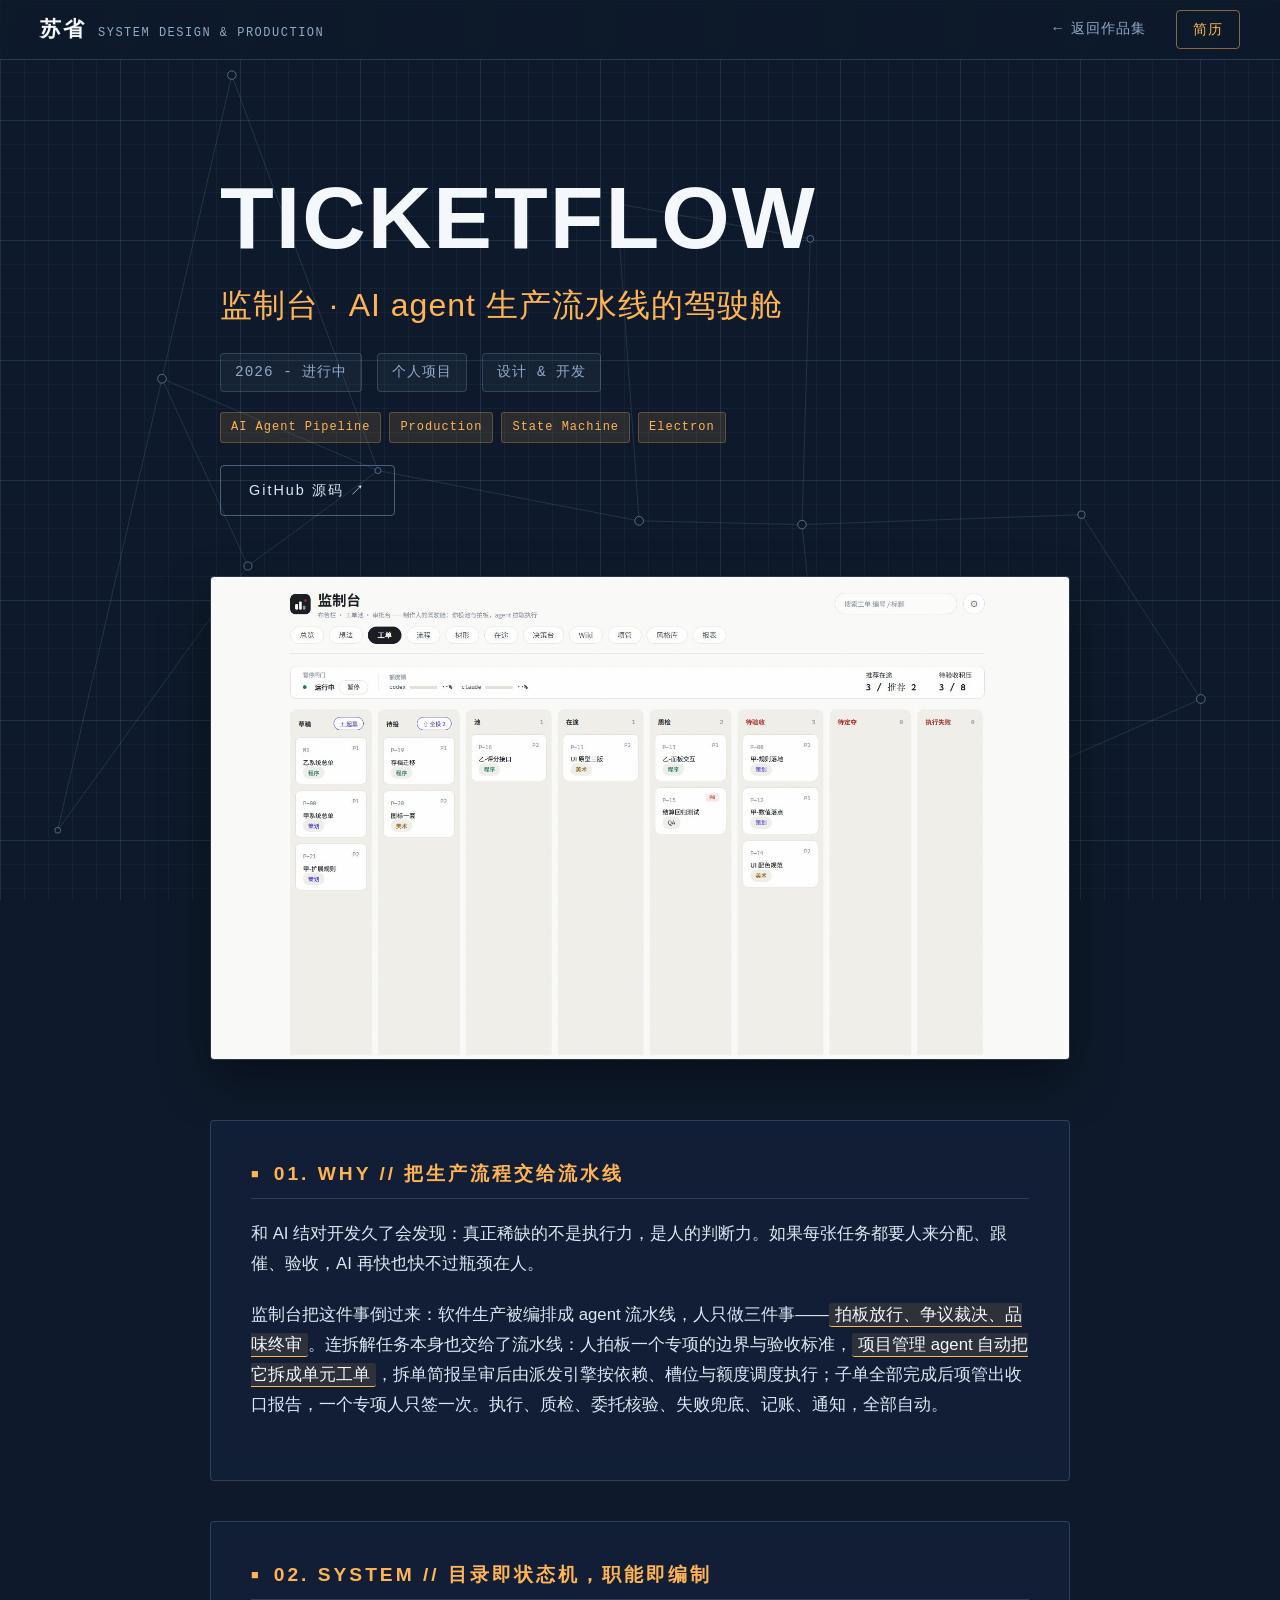
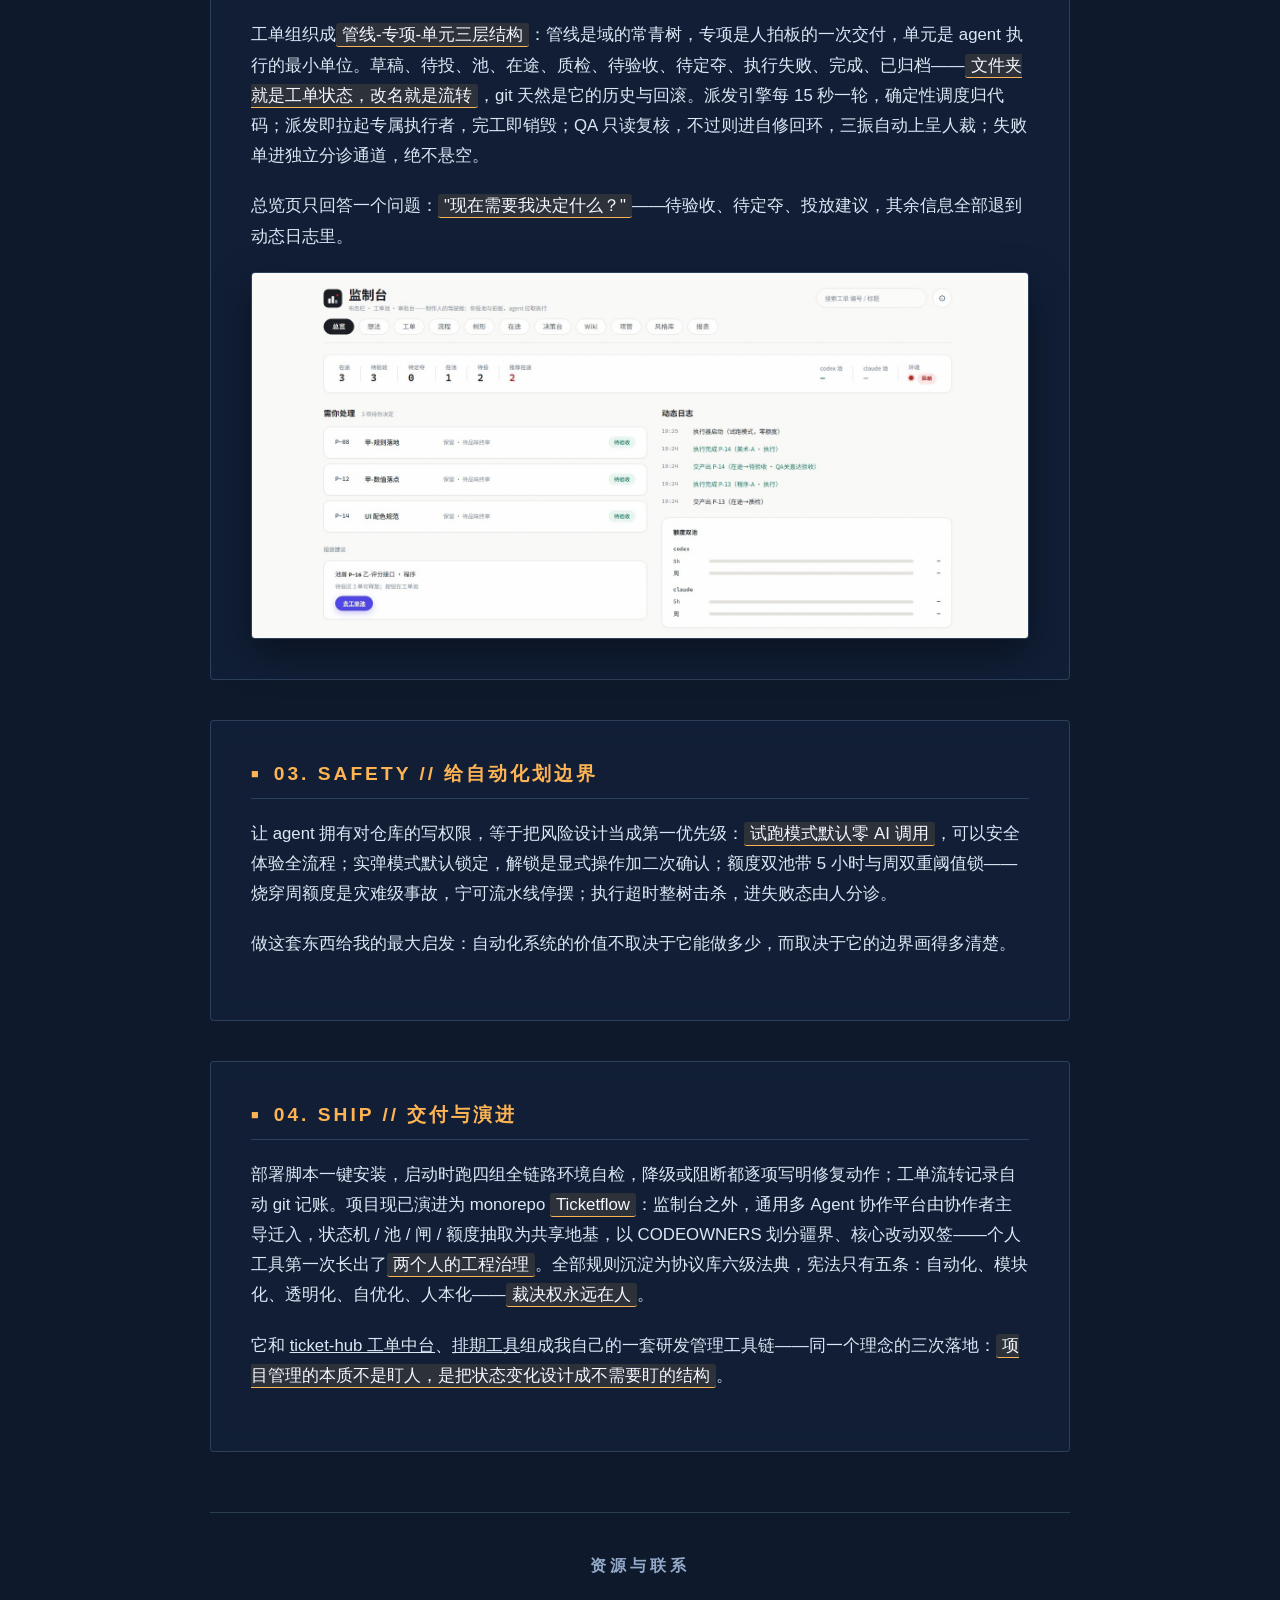
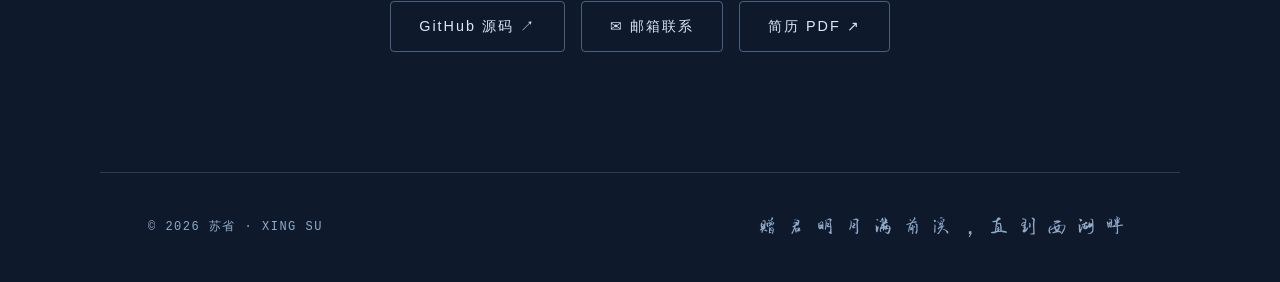
<file: producer-console.html>
<!DOCTYPE html>
<html lang="zh">
<head>
    <meta charset="UTF-8">
    <meta name="viewport" content="width=device-width, initial-scale=1.0">
    <title>监制台 Ticketflow - 苏省 XingSu</title>
    <meta name="description" content="监制台（Ticketflow）项目复盘：用 Markdown 工单驱动 AI agent 的可审计生产流水线——项管 agent 自动拆单派发、QA 复核回环、额度与超时风险闸值，裁决权永远在人。">
    <meta property="og:title" content="监制台 Ticketflow - 苏省 XingSu">
    <meta property="og:description" content="AI agent 生产流水线的驾驶舱：人只做拍板放行、争议裁决、品味终审三件事。">
    <meta property="og:image" content="./images/optimized/studio-board.jpg">
    <meta property="og:type" content="article">
    <link rel="icon" href="data:image/svg+xml,<svg xmlns=%27http://www.w3.org/2000/svg%27 viewBox=%270 0 100 100%27><rect width=%27100%27 height=%27100%27 rx=%2718%27 fill=%27%230e1a2b%27/><g stroke=%27%23ffb454%27 stroke-width=%274%27><line x1=%2730%27 y1=%2766%27 x2=%2752%27 y2=%2734%27/><line x1=%2752%27 y1=%2734%27 x2=%2772%27 y2=%2762%27/><line x1=%2730%27 y1=%2766%27 x2=%2772%27 y2=%2762%27/></g><circle cx=%2730%27 cy=%2766%27 r=%278%27 fill=%27%230e1a2b%27 stroke=%27%23ffb454%27 stroke-width=%274%27/><circle cx=%2752%27 cy=%2734%27 r=%278%27 fill=%27%23ffb454%27/><circle cx=%2772%27 cy=%2762%27 r=%278%27 fill=%27%230e1a2b%27 stroke=%27%23ffb454%27 stroke-width=%274%27/></svg>">
    <link rel="stylesheet" href="./CSS/style.css">
    <link rel="stylesheet" href="./CSS/detail.css">
</head>
<body>

    <canvas id="bg-canvas"></canvas>

    <header class="top-nav">
        <a class="brand" href="./index.html">苏省<span class="brand-role">SYSTEM DESIGN &amp; PRODUCTION</span></a>
        <nav class="nav-links">
            <a href="./index.html#portfolio">← 返回作品集</a>
            <a class="nav-resume" href="./Demos/苏省-简历.pdf" target="_blank" rel="noopener noreferrer">简历</a>
        </nav>
    </header>

    <div class="detail-container">

        <div class="project-header">
            <h1 class="massive-title">TICKETFLOW</h1>
            <h2 class="project-subtitle">监制台 · AI agent 生产流水线的驾驶舱</h2>
            <div class="project-meta">
                <span>2026 - 进行中</span>
                <span>个人项目</span>
                <span>设计 & 开发</span>
            </div>
            <div class="tags" style="justify-content: flex-start;">
                <span>AI Agent Pipeline</span><span>Production</span><span>State Machine</span><span>Electron</span>
            </div>
            <div class="footer-links" style="margin-top: 22px;">
                <a href="https://github.com/suxing412/Ticketflow" target="_blank" rel="noopener noreferrer" class="footer-btn">GitHub 源码 ↗</a>
            </div>
        </div>

        <div class="hero-media">
            <img src="./images/optimized/studio-board.jpg" alt="监制台工单池：草稿→待投→池→在途→质检→待验收的流水线看板（演示数据）" loading="lazy" decoding="async" width="1680" height="950">
        </div>

        <div class="content-block">
            <h2 class="content-title">01. WHY // 把生产流程交给流水线</h2>
            <div class="content-body">
                <p>和 AI 结对开发久了会发现：真正稀缺的不是执行力，是人的判断力。如果每张任务都要人来分配、跟催、验收，AI 再快也快不过瓶颈在人。</p>
                <p>监制台把这件事倒过来：软件生产被编排成 agent 流水线，人只做三件事——<span class="highlight">拍板放行、争议裁决、品味终审</span>。连拆解任务本身也交给了流水线：人拍板一个专项的边界与验收标准，<span class="highlight">项目管理 agent 自动把它拆成单元工单</span>，拆单简报呈审后由派发引擎按依赖、槽位与额度调度执行；子单全部完成后项管出收口报告，一个专项人只签一次。执行、质检、委托核验、失败兜底、记账、通知，全部自动。</p>
            </div>
        </div>

        <div class="content-block">
            <h2 class="content-title">02. SYSTEM // 目录即状态机，职能即编制</h2>
            <div class="content-body">
                <p>工单组织成<span class="highlight">管线-专项-单元三层结构</span>：管线是域的常青树，专项是人拍板的一次交付，单元是 agent 执行的最小单位。草稿、待投、池、在途、质检、待验收、待定夺、执行失败、完成、已归档——<span class="highlight">文件夹就是工单状态，改名就是流转</span>，git 天然是它的历史与回滚。派发引擎每 15 秒一轮，确定性调度归代码；派发即拉起专属执行者，完工即销毁；QA 只读复核，不过则进自修回环，三振自动上呈人裁；失败单进独立分诊通道，绝不悬空。</p>
                <p>总览页只回答一个问题：<span class="highlight">"现在需要我决定什么？"</span>——待验收、待定夺、投放建议，其余信息全部退到动态日志里。</p>
            </div>
            <img src="./images/optimized/studio-home.jpg" alt="监制台总览：需你处理清单、动态日志与额度双池（演示数据，试跑模式零额度）" class="showcase-img" loading="lazy" decoding="async" width="1680" height="790">
        </div>

        <div class="content-block">
            <h2 class="content-title">03. SAFETY // 给自动化划边界</h2>
            <div class="content-body">
                <p>让 agent 拥有对仓库的写权限，等于把风险设计当成第一优先级：<span class="highlight">试跑模式默认零 AI 调用</span>，可以安全体验全流程；实弹模式默认锁定，解锁是显式操作加二次确认；额度双池带 5 小时与周双重阈值锁——烧穿周额度是灾难级事故，宁可流水线停摆；执行超时整树击杀，进失败态由人分诊。</p>
                <p>做这套东西给我的最大启发：自动化系统的价值不取决于它能做多少，而取决于它的边界画得多清楚。</p>
            </div>
        </div>

        <div class="content-block">
            <h2 class="content-title">04. SHIP // 交付与演进</h2>
            <div class="content-body">
                <p>部署脚本一键安装，启动时跑四组全链路环境自检，降级或阻断都逐项写明修复动作；工单流转记录自动 git 记账。项目现已演进为 monorepo <span class="highlight">Ticketflow</span>：监制台之外，通用多 Agent 协作平台由协作者主导迁入，状态机 / 池 / 闸 / 额度抽取为共享地基，以 CODEOWNERS 划分疆界、核心改动双签——个人工具第一次长出了<span class="highlight">两个人的工程治理</span>。全部规则沉淀为协议库六级法典，宪法只有五条：自动化、模块化、透明化、自优化、人本化——<span class="highlight">裁决权永远在人</span>。</p>
                <p>它和 <a href="./ticket-hub.html" style="color: inherit;">ticket-hub 工单中台</a>、<a href="./scheduler.html" style="color: inherit;">排期工具</a>组成我自己的一套研发管理工具链——同一个理念的三次落地：<span class="highlight">项目管理的本质不是盯人，是把状态变化设计成不需要盯的结构</span>。</p>
            </div>
        </div>

        <div class="project-footer">
            <h3 class="footer-title">资源与联系</h3>
            <div class="footer-links">
                <a href="https://github.com/suxing412/Ticketflow" target="_blank" rel="noopener noreferrer" class="footer-btn">GitHub 源码 ↗</a>
                <a href="mailto:xsu217822@gmail.com" class="footer-btn" data-copy="xsu217822@gmail.com">✉ 邮箱联系</a>
                <a href="./Demos/苏省-简历.pdf" target="_blank" rel="noopener noreferrer" class="footer-btn">简历 PDF ↗</a>
            </div>
        </div>

    </div>

    <footer class="site-footer">
        <span>© 2026 苏省 · XING SU</span>
        <span class="colophon">赠君明月满前溪，直到西湖畔</span>
    </footer>

    <script src="./js/main.js" defer></script>
</body>
</html>
</file>
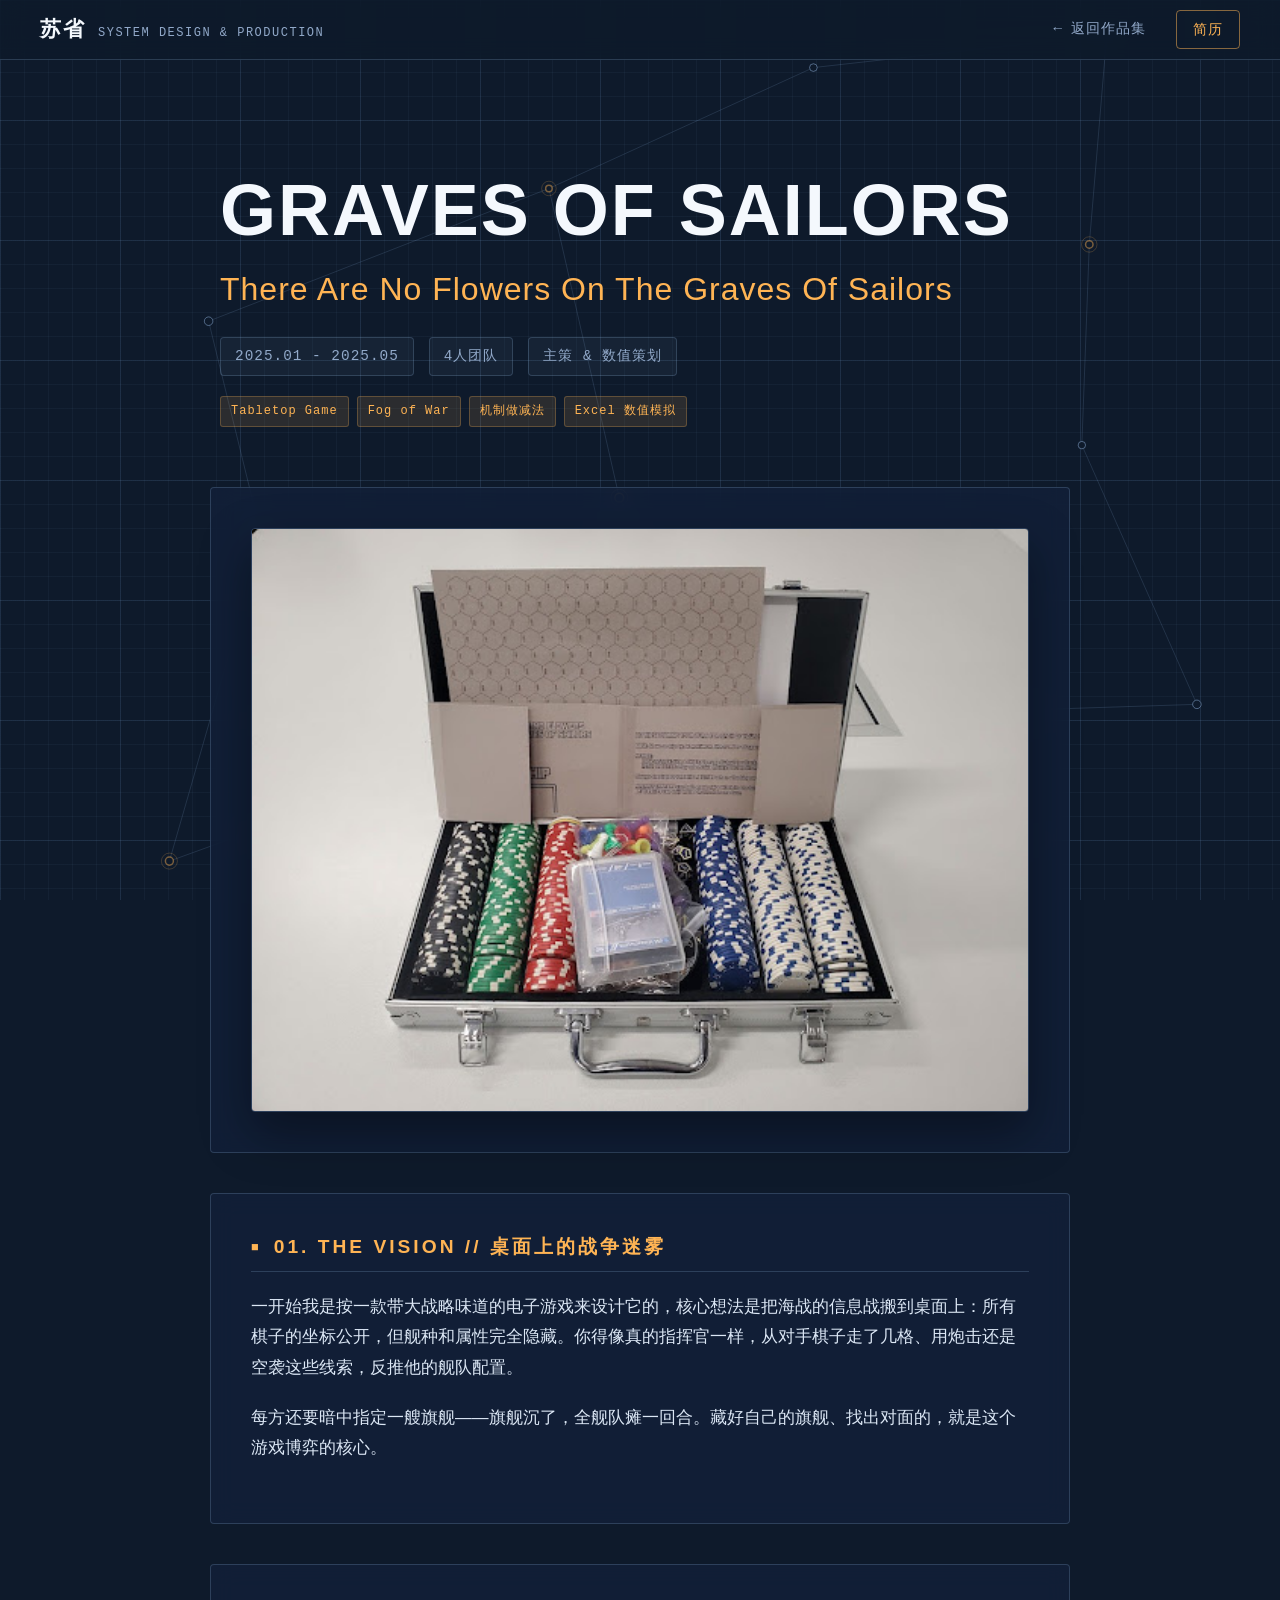
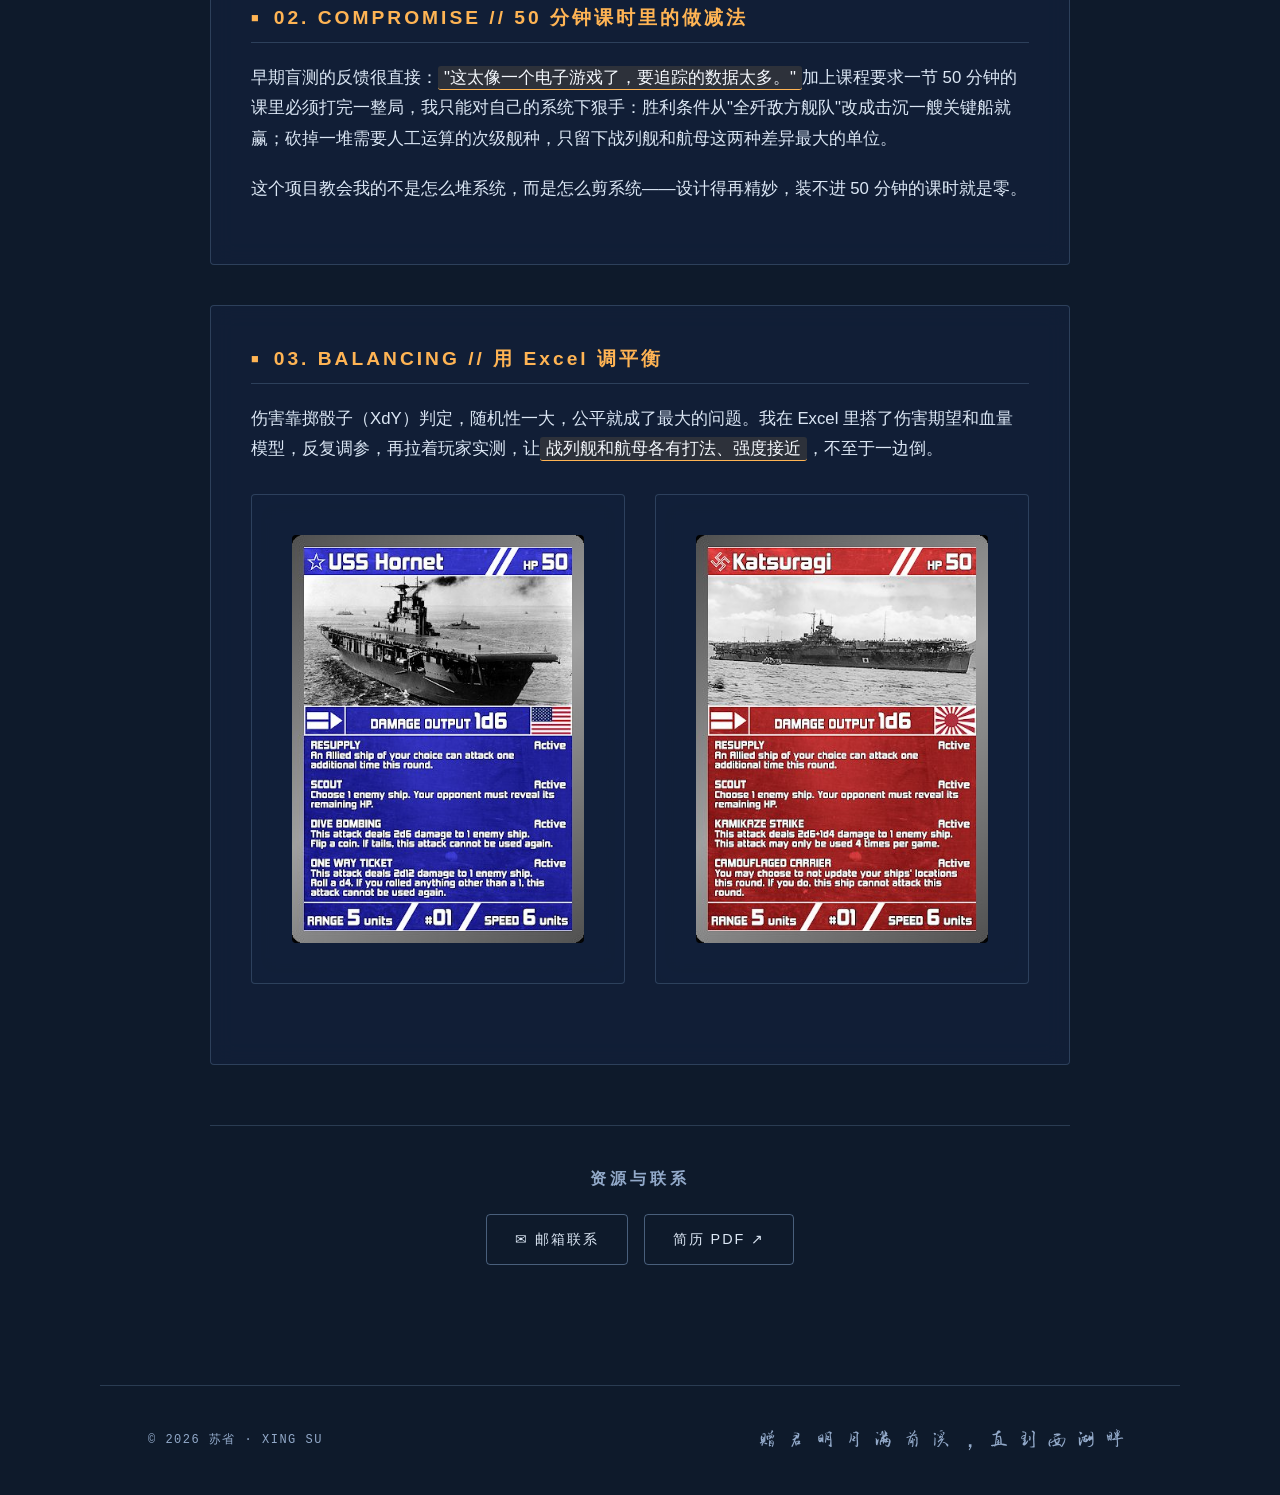
<file: sailors.html>
<!DOCTYPE html>
<html lang="zh">
<head>
    <meta charset="UTF-8">
    <meta name="viewport" content="width=device-width, initial-scale=1.0">
    <title>Graves of Sailors - 苏省 XingSu</title>
    <meta name="description" content="Graves of Sailors 项目复盘：桌面迷雾海战玩法、系统做减法与基于 Excel 的胜率平衡控制。">
    <meta property="og:title" content="Graves of Sailors - 苏省 XingSu">
    <meta property="og:description" content="展示桌游系统设计、节奏压缩与数值平衡方法。">
    <meta property="og:image" content="./images/sailors-box.jpg">
    <meta property="og:type" content="article">
    <link rel="icon" href="data:image/svg+xml,<svg xmlns=%27http://www.w3.org/2000/svg%27 viewBox=%270 0 100 100%27><rect width=%27100%27 height=%27100%27 rx=%2718%27 fill=%27%230e1a2b%27/><g stroke=%27%23ffb454%27 stroke-width=%274%27><line x1=%2730%27 y1=%2766%27 x2=%2752%27 y2=%2734%27/><line x1=%2752%27 y1=%2734%27 x2=%2772%27 y2=%2762%27/><line x1=%2730%27 y1=%2766%27 x2=%2772%27 y2=%2762%27/></g><circle cx=%2730%27 cy=%2766%27 r=%278%27 fill=%27%230e1a2b%27 stroke=%27%23ffb454%27 stroke-width=%274%27/><circle cx=%2752%27 cy=%2734%27 r=%278%27 fill=%27%23ffb454%27/><circle cx=%2772%27 cy=%2762%27 r=%278%27 fill=%27%230e1a2b%27 stroke=%27%23ffb454%27 stroke-width=%274%27/></svg>">
    <link rel="stylesheet" href="./CSS/style.css">
    <link rel="stylesheet" href="./CSS/detail.css">
</head>
<body>

    <canvas id="bg-canvas"></canvas>

    <header class="top-nav">
        <a class="brand" href="./index.html">苏省<span class="brand-role">SYSTEM DESIGN &amp; PRODUCTION</span></a>
        <nav class="nav-links">
            <a href="./index.html#portfolio">← 返回作品集</a>
            <a class="nav-resume" href="./Demos/苏省-简历.pdf" target="_blank" rel="noopener noreferrer">简历</a>
        </nav>
    </header>

    <div class="detail-container">
        
        <div class="project-header">
            <h1 class="massive-title" style="font-size: 4.5rem;">GRAVES OF SAILORS</h1>
            <h2 class="project-subtitle">There Are No Flowers On The Graves Of Sailors</h2>
            <div class="project-meta">
                <span>2025.01 - 2025.05</span>
                <span>4人团队</span>
                <span>主策 & 数值策划</span>
            </div>
            <div class="tags" style="justify-content: flex-start;">
                <span>Tabletop Game</span><span>Fog of War</span><span>机制做减法</span><span>Excel 数值模拟</span>
            </div>
        </div>

        <div class="content-block">
            <img src="./images/sailors-box.jpg" alt="游戏实体配件箱" class="detail-hero-img" loading="eager" decoding="async" fetchpriority="high" width="512" height="384">
        </div>

        <div class="content-block">
            <h2 class="content-title">01. THE VISION // 桌面上的战争迷雾</h2>
            <div class="content-body">
                <p>一开始我是按一款带大战略味道的电子游戏来设计它的，核心想法是把海战的信息战搬到桌面上：所有棋子的坐标公开，但舰种和属性完全隐藏。你得像真的指挥官一样，从对手棋子走了几格、用炮击还是空袭这些线索，反推他的舰队配置。</p>
                <p>每方还要暗中指定一艘旗舰——旗舰沉了，全舰队瘫一回合。藏好自己的旗舰、找出对面的，就是这个游戏博弈的核心。</p>
            </div>
        </div>

        <div class="content-block">
            <h2 class="content-title">02. COMPROMISE // 50 分钟课时里的做减法</h2>
            <div class="content-body">
                <p>早期盲测的反馈很直接：<span class="highlight">"这太像一个电子游戏了，要追踪的数据太多。"</span>加上课程要求一节 50 分钟的课里必须打完一整局，我只能对自己的系统下狠手：胜利条件从"全歼敌方舰队"改成击沉一艘关键船就赢；砍掉一堆需要人工运算的次级舰种，只留下战列舰和航母这两种差异最大的单位。</p>
                <p>这个项目教会我的不是怎么堆系统，而是怎么剪系统——设计得再精妙，装不进 50 分钟的课时就是零。</p>
            </div>
        </div>

        <div class="content-block">
            <h2 class="content-title">03. BALANCING // 用 Excel 调平衡</h2>
            <div class="content-body">
                <p>伤害靠掷骰子（XdY）判定，随机性一大，公平就成了最大的问题。我在 Excel 里搭了伤害期望和血量模型，反复调参，再拉着玩家实测，让<span class="highlight">战列舰和航母各有打法、强度接近</span>，不至于一边倒。</p>
            </div>
            
            <div class="media-grid">
                <div class="content-block">
                    <img src="./images/optimized/sailors-card-1.jpg" alt="USS Hornet Card" class="detail-card-img" loading="lazy" decoding="async" width="367" height="512">
                </div>
                <div class="content-block">
                    <img src="./images/optimized/sailors-card-2.jpg" alt="Katsuragi Card" class="detail-card-img" loading="lazy" decoding="async" width="367" height="512">
                </div>
            </div>
        </div>

        <div class="project-footer">
            <h3 class="footer-title">资源与联系</h3>
            <div class="footer-links">
                <a href="mailto:xsu217822@gmail.com" class="footer-btn" data-copy="xsu217822@gmail.com">✉ 邮箱联系</a>
                <a href="./Demos/苏省-简历.pdf" target="_blank" rel="noopener noreferrer" class="footer-btn">简历 PDF ↗</a>
            </div>
        </div>

    </div>

    <footer class="site-footer">
        <span>© 2026 苏省 · XING SU</span>
        <span class="colophon">赠君明月满前溪，直到西湖畔</span>
    </footer>

    <script src="./js/main.js" defer></script>
</body>
</html>
</file>
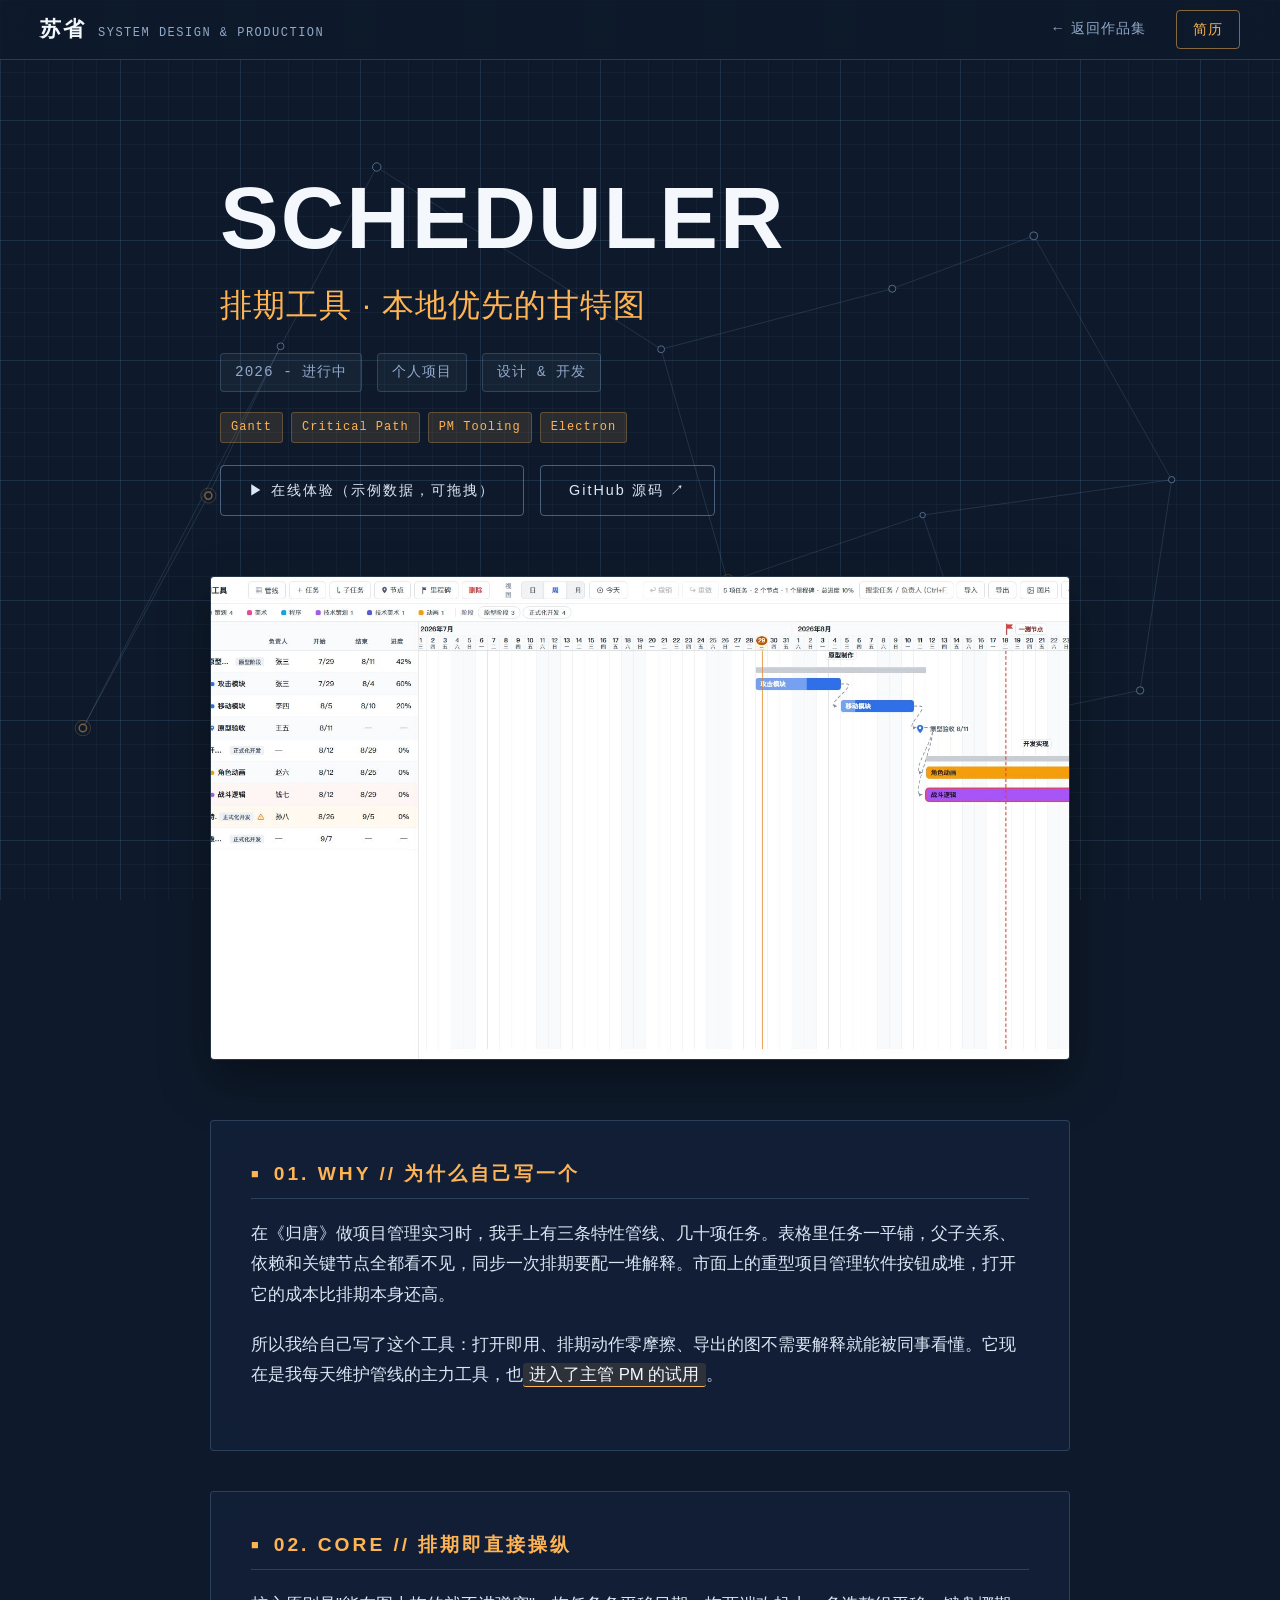
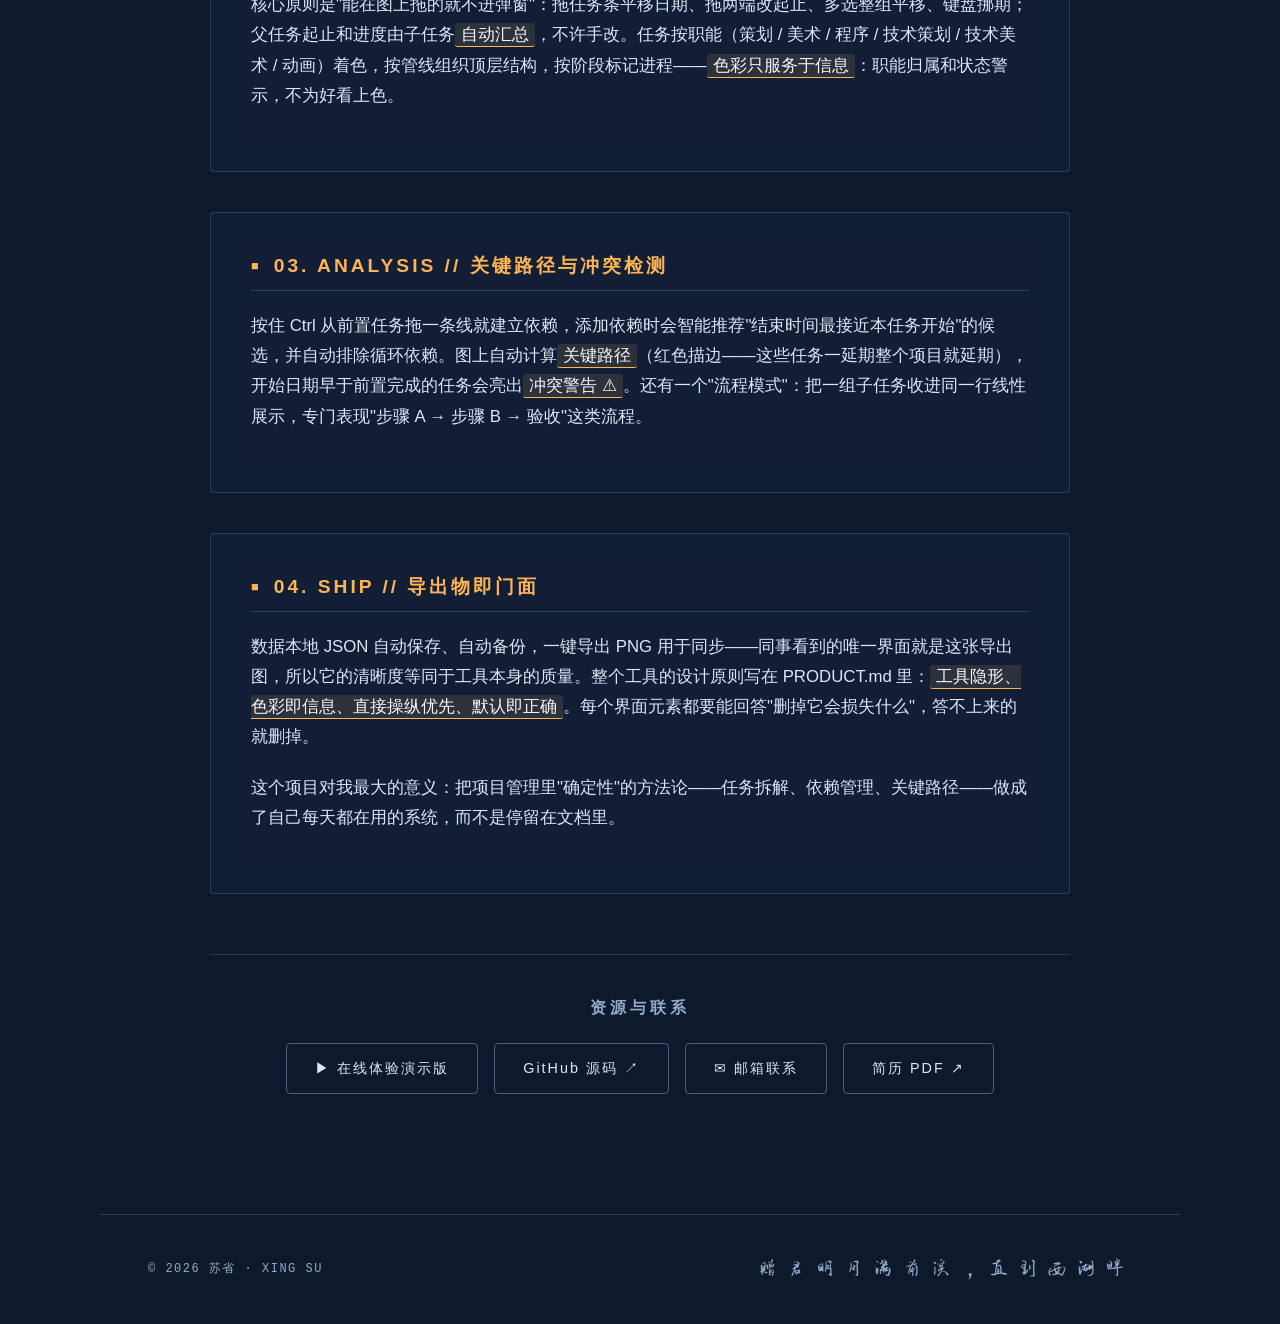
<file: scheduler.html>
<!DOCTYPE html>
<html lang="zh">
<head>
    <meta charset="UTF-8">
    <meta name="viewport" content="width=device-width, initial-scale=1.0">
    <title>排期工具 - 苏省 XingSu</title>
    <meta name="description" content="排期工具项目复盘：本地优先的甘特图排期工具，拖拽排期、职能配色、关键路径与冲突检测，已进入一线 PM 试用。">
    <meta property="og:title" content="排期工具 - 苏省 XingSu">
    <meta property="og:description" content="给真实管线写的甘特图排期工具：直接操纵、色彩即信息、导出即门面。">
    <meta property="og:image" content="./images/optimized/scheduler-main.jpg">
    <meta property="og:type" content="article">
    <link rel="icon" href="data:image/svg+xml,<svg xmlns=%27http://www.w3.org/2000/svg%27 viewBox=%270 0 100 100%27><rect width=%27100%27 height=%27100%27 rx=%2718%27 fill=%27%230e1a2b%27/><g stroke=%27%23ffb454%27 stroke-width=%274%27><line x1=%2730%27 y1=%2766%27 x2=%2752%27 y2=%2734%27/><line x1=%2752%27 y1=%2734%27 x2=%2772%27 y2=%2762%27/><line x1=%2730%27 y1=%2766%27 x2=%2772%27 y2=%2762%27/></g><circle cx=%2730%27 cy=%2766%27 r=%278%27 fill=%27%230e1a2b%27 stroke=%27%23ffb454%27 stroke-width=%274%27/><circle cx=%2752%27 cy=%2734%27 r=%278%27 fill=%27%23ffb454%27/><circle cx=%2772%27 cy=%2762%27 r=%278%27 fill=%27%230e1a2b%27 stroke=%27%23ffb454%27 stroke-width=%274%27/></svg>">
    <link rel="stylesheet" href="./CSS/style.css">
    <link rel="stylesheet" href="./CSS/detail.css">
</head>
<body>

    <canvas id="bg-canvas"></canvas>

    <header class="top-nav">
        <a class="brand" href="./index.html">苏省<span class="brand-role">SYSTEM DESIGN &amp; PRODUCTION</span></a>
        <nav class="nav-links">
            <a href="./index.html#portfolio">← 返回作品集</a>
            <a class="nav-resume" href="./Demos/苏省-简历.pdf" target="_blank" rel="noopener noreferrer">简历</a>
        </nav>
    </header>

    <div class="detail-container">

        <div class="project-header">
            <h1 class="massive-title">SCHEDULER</h1>
            <h2 class="project-subtitle">排期工具 · 本地优先的甘特图</h2>
            <div class="project-meta">
                <span>2026 - 进行中</span>
                <span>个人项目</span>
                <span>设计 & 开发</span>
            </div>
            <div class="tags" style="justify-content: flex-start;">
                <span>Gantt</span><span>Critical Path</span><span>PM Tooling</span><span>Electron</span>
            </div>
            <div class="footer-links" style="margin-top: 22px;">
                <a href="./Demos/scheduler/index.html" class="footer-btn">▶ 在线体验（示例数据，可拖拽）</a>
                <a href="https://github.com/suxing412/schedule-gantt" target="_blank" rel="noopener noreferrer" class="footer-btn">GitHub 源码 ↗</a>
            </div>
        </div>

        <div class="hero-media">
            <img src="./images/optimized/scheduler-main.jpg" alt="排期工具主界面：左侧任务树 + 右侧甘特时间轴（演示数据）" loading="lazy" decoding="async" width="1680" height="870">
        </div>

        <div class="content-block">
            <h2 class="content-title">01. WHY // 为什么自己写一个</h2>
            <div class="content-body">
                <p>在《归唐》做项目管理实习时，我手上有三条特性管线、几十项任务。表格里任务一平铺，父子关系、依赖和关键节点全都看不见，同步一次排期要配一堆解释。市面上的重型项目管理软件按钮成堆，打开它的成本比排期本身还高。</p>
                <p>所以我给自己写了这个工具：打开即用、排期动作零摩擦、导出的图不需要解释就能被同事看懂。它现在是我每天维护管线的主力工具，也<span class="highlight">进入了主管 PM 的试用</span>。</p>
            </div>
        </div>

        <div class="content-block">
            <h2 class="content-title">02. CORE // 排期即直接操纵</h2>
            <div class="content-body">
                <p>核心原则是"能在图上拖的就不进弹窗"：拖任务条平移日期、拖两端改起止、多选整组平移、键盘挪期；父任务起止和进度由子任务<span class="highlight">自动汇总</span>，不许手改。任务按职能（策划 / 美术 / 程序 / 技术策划 / 技术美术 / 动画）着色，按管线组织顶层结构，按阶段标记进程——<span class="highlight">色彩只服务于信息</span>：职能归属和状态警示，不为好看上色。</p>
            </div>
        </div>

        <div class="content-block">
            <h2 class="content-title">03. ANALYSIS // 关键路径与冲突检测</h2>
            <div class="content-body">
                <p>按住 Ctrl 从前置任务拖一条线就建立依赖，添加依赖时会智能推荐"结束时间最接近本任务开始"的候选，并自动排除循环依赖。图上自动计算<span class="highlight">关键路径</span>（红色描边——这些任务一延期整个项目就延期），开始日期早于前置完成的任务会亮出<span class="highlight">冲突警告 ⚠</span>。还有一个"流程模式"：把一组子任务收进同一行线性展示，专门表现"步骤 A → 步骤 B → 验收"这类流程。</p>
            </div>
        </div>

        <div class="content-block">
            <h2 class="content-title">04. SHIP // 导出物即门面</h2>
            <div class="content-body">
                <p>数据本地 JSON 自动保存、自动备份，一键导出 PNG 用于同步——同事看到的唯一界面就是这张导出图，所以它的清晰度等同于工具本身的质量。整个工具的设计原则写在 PRODUCT.md 里：<span class="highlight">工具隐形、色彩即信息、直接操纵优先、默认即正确</span>。每个界面元素都要能回答"删掉它会损失什么"，答不上来的就删掉。</p>
                <p>这个项目对我最大的意义：把项目管理里"确定性"的方法论——任务拆解、依赖管理、关键路径——做成了自己每天都在用的系统，而不是停留在文档里。</p>
            </div>
        </div>

        <div class="project-footer">
            <h3 class="footer-title">资源与联系</h3>
            <div class="footer-links">
                <a href="./Demos/scheduler/index.html" class="footer-btn">▶ 在线体验演示版</a>
                <a href="https://github.com/suxing412/schedule-gantt" target="_blank" rel="noopener noreferrer" class="footer-btn">GitHub 源码 ↗</a>
                <a href="mailto:xsu217822@gmail.com" class="footer-btn" data-copy="xsu217822@gmail.com">✉ 邮箱联系</a>
                <a href="./Demos/苏省-简历.pdf" target="_blank" rel="noopener noreferrer" class="footer-btn">简历 PDF ↗</a>
            </div>
        </div>

    </div>

    <footer class="site-footer">
        <span>© 2026 苏省 · XING SU</span>
        <span class="colophon">赠君明月满前溪，直到西湖畔</span>
    </footer>

    <script src="./js/main.js" defer></script>
</body>
</html>
</file>
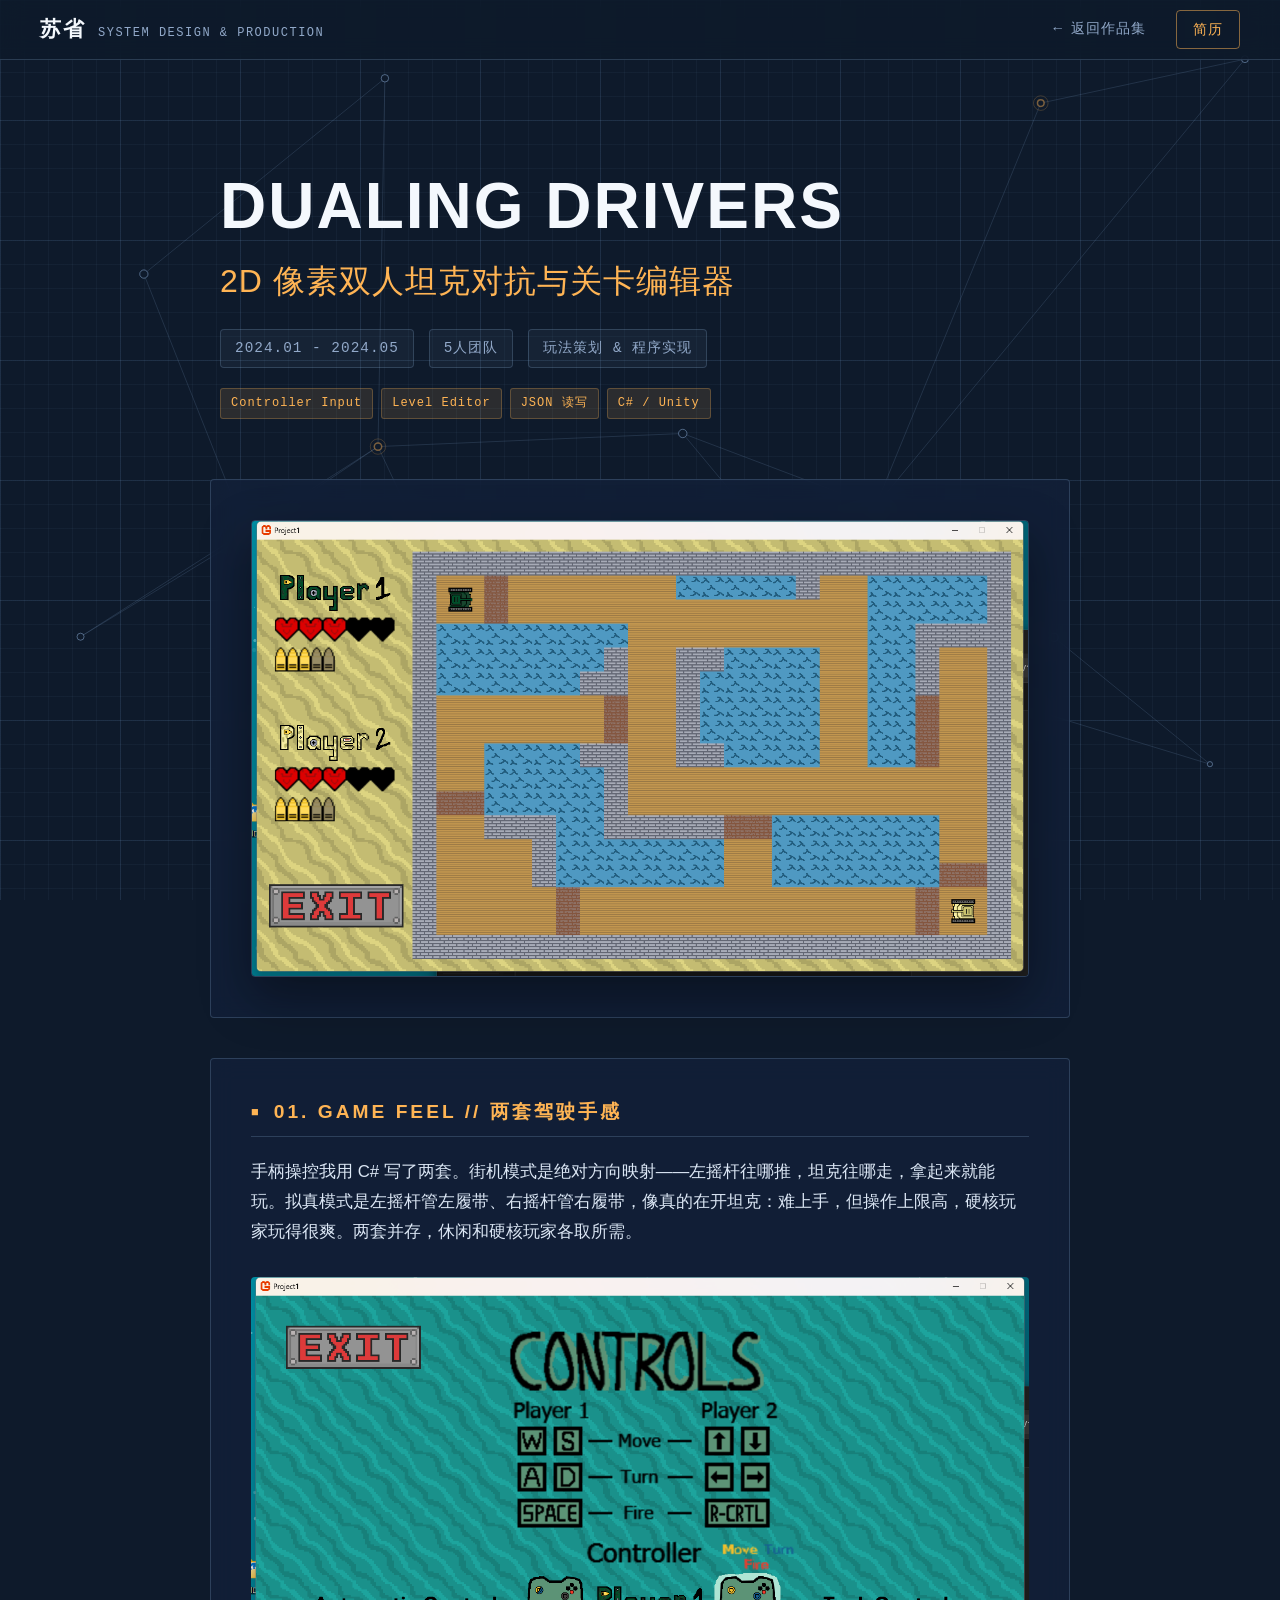
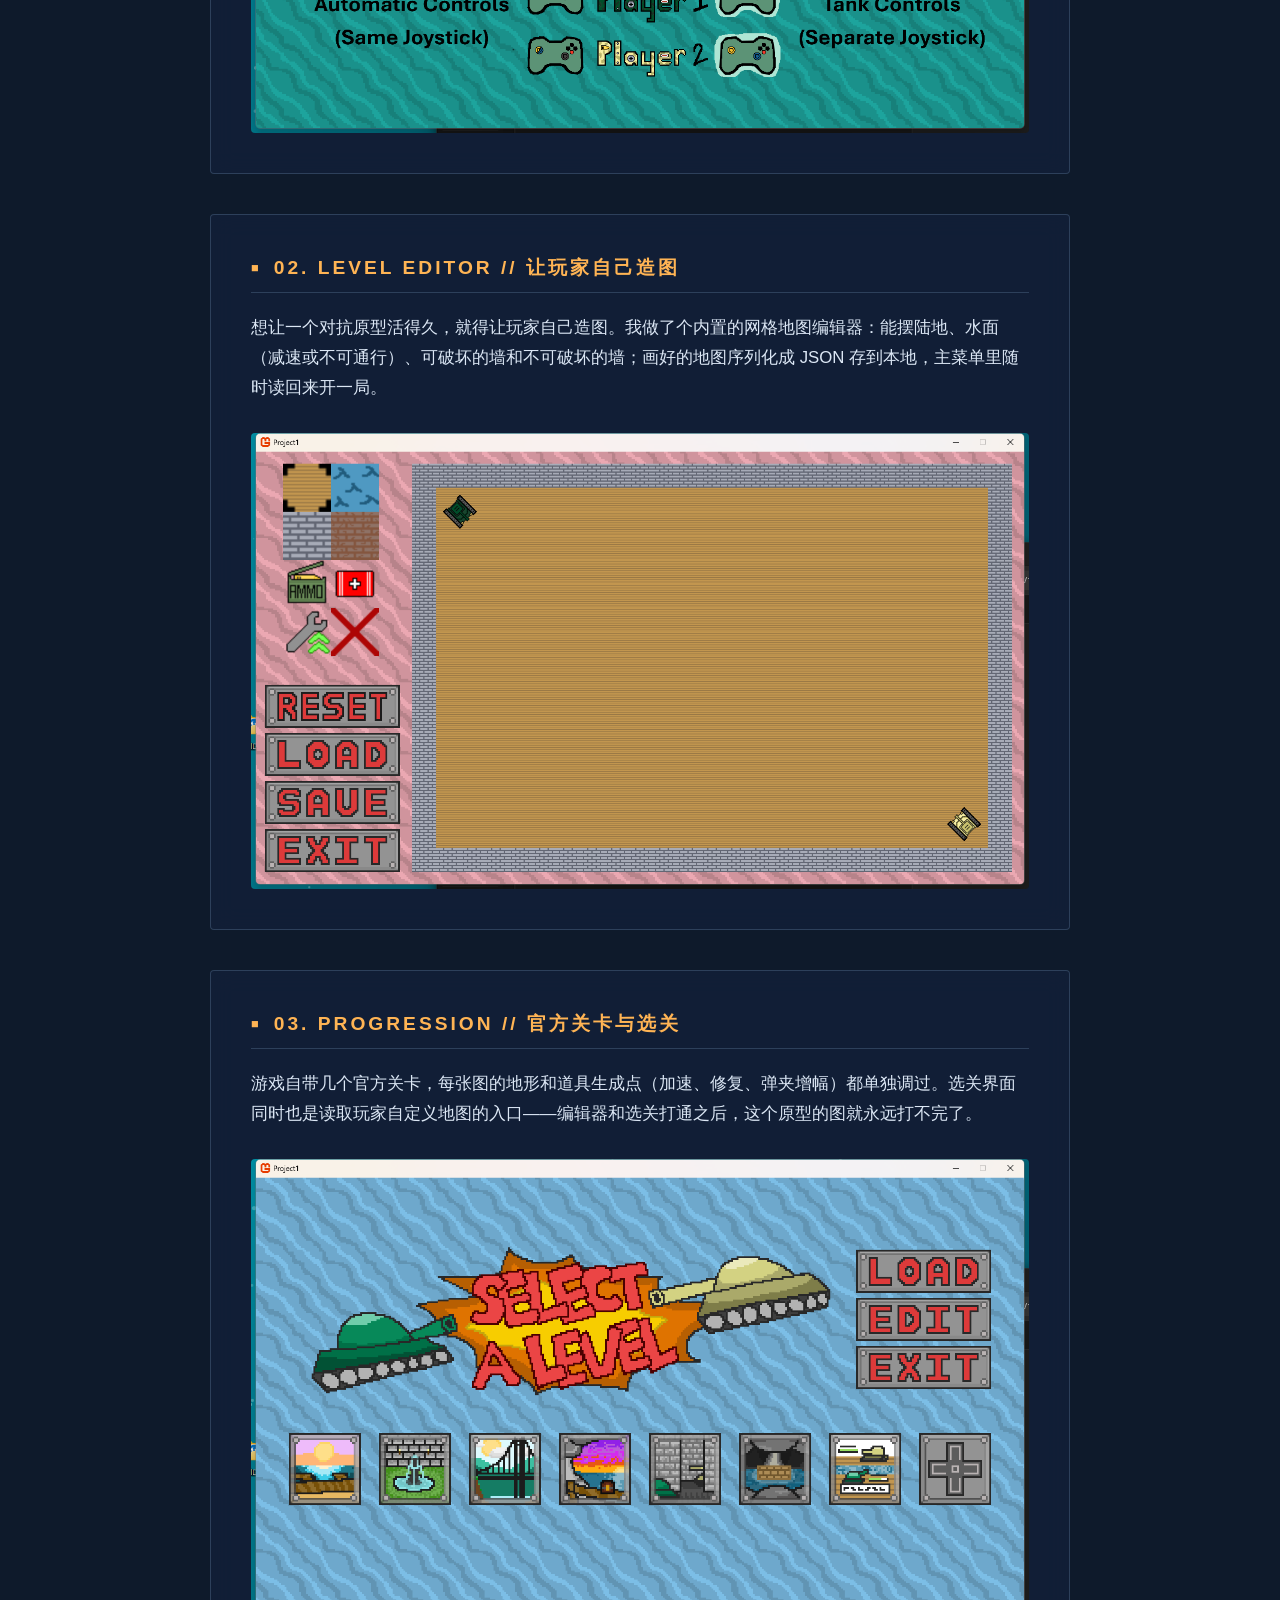
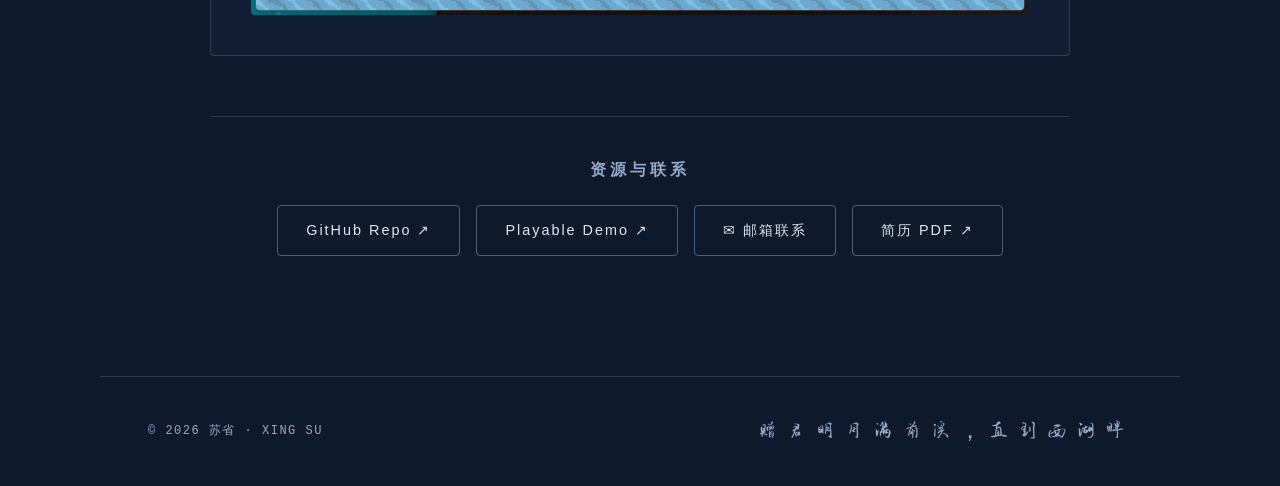
<file: tank-battle.html>
<!DOCTYPE html>
<html lang="zh">
<head>
    <meta charset="UTF-8">
    <meta name="viewport" content="width=device-width, initial-scale=1.0">
    <title>Dualing Drivers - 苏省 XingSu</title>
    <meta name="description" content="Dualing Drivers 项目复盘：双轨驾驶模型、关卡编辑器与 JSON 地图读写的玩法系统实现。">
    <meta property="og:title" content="Dualing Drivers - 苏省 XingSu">
    <meta property="og:description" content="2D 像素坦克对抗项目，展示输入系统与 UGC 编辑器设计。">
    <meta property="og:image" content="./images/tank-gameplay.png">
    <meta property="og:type" content="article">
    <link rel="icon" href="data:image/svg+xml,<svg xmlns=%27http://www.w3.org/2000/svg%27 viewBox=%270 0 100 100%27><rect width=%27100%27 height=%27100%27 rx=%2718%27 fill=%27%230e1a2b%27/><g stroke=%27%23ffb454%27 stroke-width=%274%27><line x1=%2730%27 y1=%2766%27 x2=%2752%27 y2=%2734%27/><line x1=%2752%27 y1=%2734%27 x2=%2772%27 y2=%2762%27/><line x1=%2730%27 y1=%2766%27 x2=%2772%27 y2=%2762%27/></g><circle cx=%2730%27 cy=%2766%27 r=%278%27 fill=%27%230e1a2b%27 stroke=%27%23ffb454%27 stroke-width=%274%27/><circle cx=%2752%27 cy=%2734%27 r=%278%27 fill=%27%23ffb454%27/><circle cx=%2772%27 cy=%2762%27 r=%278%27 fill=%27%230e1a2b%27 stroke=%27%23ffb454%27 stroke-width=%274%27/></svg>">
    <link rel="stylesheet" href="./CSS/style.css">
    <link rel="stylesheet" href="./CSS/detail.css">
</head>
<body>

    <canvas id="bg-canvas"></canvas>

    <header class="top-nav">
        <a class="brand" href="./index.html">苏省<span class="brand-role">SYSTEM DESIGN &amp; PRODUCTION</span></a>
        <nav class="nav-links">
            <a href="./index.html#portfolio">← 返回作品集</a>
            <a class="nav-resume" href="./Demos/苏省-简历.pdf" target="_blank" rel="noopener noreferrer">简历</a>
        </nav>
    </header>

    <div class="detail-container">
        
        <div class="project-header">
            <h1 class="massive-title" style="font-size: 4rem;">DUALING DRIVERS</h1>
            <h2 class="project-subtitle">2D 像素双人坦克对抗与关卡编辑器</h2>
            <div class="project-meta">
                <span>2024.01 - 2024.05</span>
                <span>5人团队</span>
                <span>玩法策划 & 程序实现</span>
            </div>
            <div class="tags" style="justify-content: flex-start;">
                <span>Controller Input</span><span>Level Editor</span><span>JSON 读写</span><span>C# / Unity</span>
            </div>
        </div>

        <div class="content-block">
            <img src="./images/tank-gameplay.png" alt="游戏实机画面" class="detail-hero-img" loading="eager" decoding="async" fetchpriority="high" width="1296" height="759">
        </div>

        <div class="content-block">
            <h2 class="content-title">01. GAME FEEL // 两套驾驶手感</h2>
            <div class="content-body" style="margin-bottom: 30px;">
                <p>手柄操控我用 C# 写了两套。街机模式是绝对方向映射——左摇杆往哪推，坦克往哪走，拿起来就能玩。拟真模式是左摇杆管左履带、右摇杆管右履带，像真的在开坦克：难上手，但操作上限高，硬核玩家玩得很爽。两套并存，休闲和硬核玩家各取所需。</p>
            </div>
            <div class="content-block" style="border: none; background: none; padding: 0; margin: 0;">
                <img src="./images/tank-controls.png" alt="游戏操控设置页面" class="detail-card-img" loading="lazy" decoding="async" width="1296" height="759">
            </div>
        </div>

        <div class="content-block">
            <h2 class="content-title">02. LEVEL EDITOR // 让玩家自己造图</h2>
            <div class="content-body" style="margin-bottom: 30px;">
                <p>想让一个对抗原型活得久，就得让玩家自己造图。我做了个内置的网格地图编辑器：能摆陆地、水面（减速或不可通行）、可破坏的墙和不可破坏的墙；画好的地图序列化成 JSON 存到本地，主菜单里随时读回来开一局。</p>
            </div>
            <div class="content-block" style="border: none; background: none; padding: 0; margin: 0;">
                <img src="./images/tank-editor.png" alt="关卡编辑器界面" class="detail-card-img" loading="lazy" decoding="async" width="1296" height="759">
            </div>
        </div>

        <div class="content-block">
            <h2 class="content-title">03. PROGRESSION // 官方关卡与选关</h2>
            <div class="content-body" style="margin-bottom: 30px;">
                <p>游戏自带几个官方关卡，每张图的地形和道具生成点（加速、修复、弹夹增幅）都单独调过。选关界面同时也是读取玩家自定义地图的入口——编辑器和选关打通之后，这个原型的图就永远打不完了。</p>
            </div>
            <div class="content-block" style="border: none; background: none; padding: 0; margin: 0;">
                <img src="./images/tank-level-select.png" alt="游戏关卡选关界面" class="detail-card-img" loading="lazy" decoding="async" width="1296" height="759">
            </div>
        </div>

        <div class="project-footer">
            <h3 class="footer-title">资源与联系</h3>
            <div class="footer-links">
                <a href="https://github.com/ceb9515/106-Group1-Repo" target="_blank" rel="noopener noreferrer" class="footer-btn">GitHub Repo ↗</a>
                <a href="./Demos/Dualing_Drivers_V1.1.zip" target="_blank" rel="noopener noreferrer" class="footer-btn">Playable Demo ↗</a>
                <a href="mailto:xsu217822@gmail.com" class="footer-btn" data-copy="xsu217822@gmail.com">✉ 邮箱联系</a>
                <a href="./Demos/苏省-简历.pdf" target="_blank" rel="noopener noreferrer" class="footer-btn">简历 PDF ↗</a>
            </div>
        </div>

    </div>

    <footer class="site-footer">
        <span>© 2026 苏省 · XING SU</span>
        <span class="colophon">赠君明月满前溪，直到西湖畔</span>
    </footer>

    <script src="./js/main.js" defer></script>
</body>
</html>
</file>
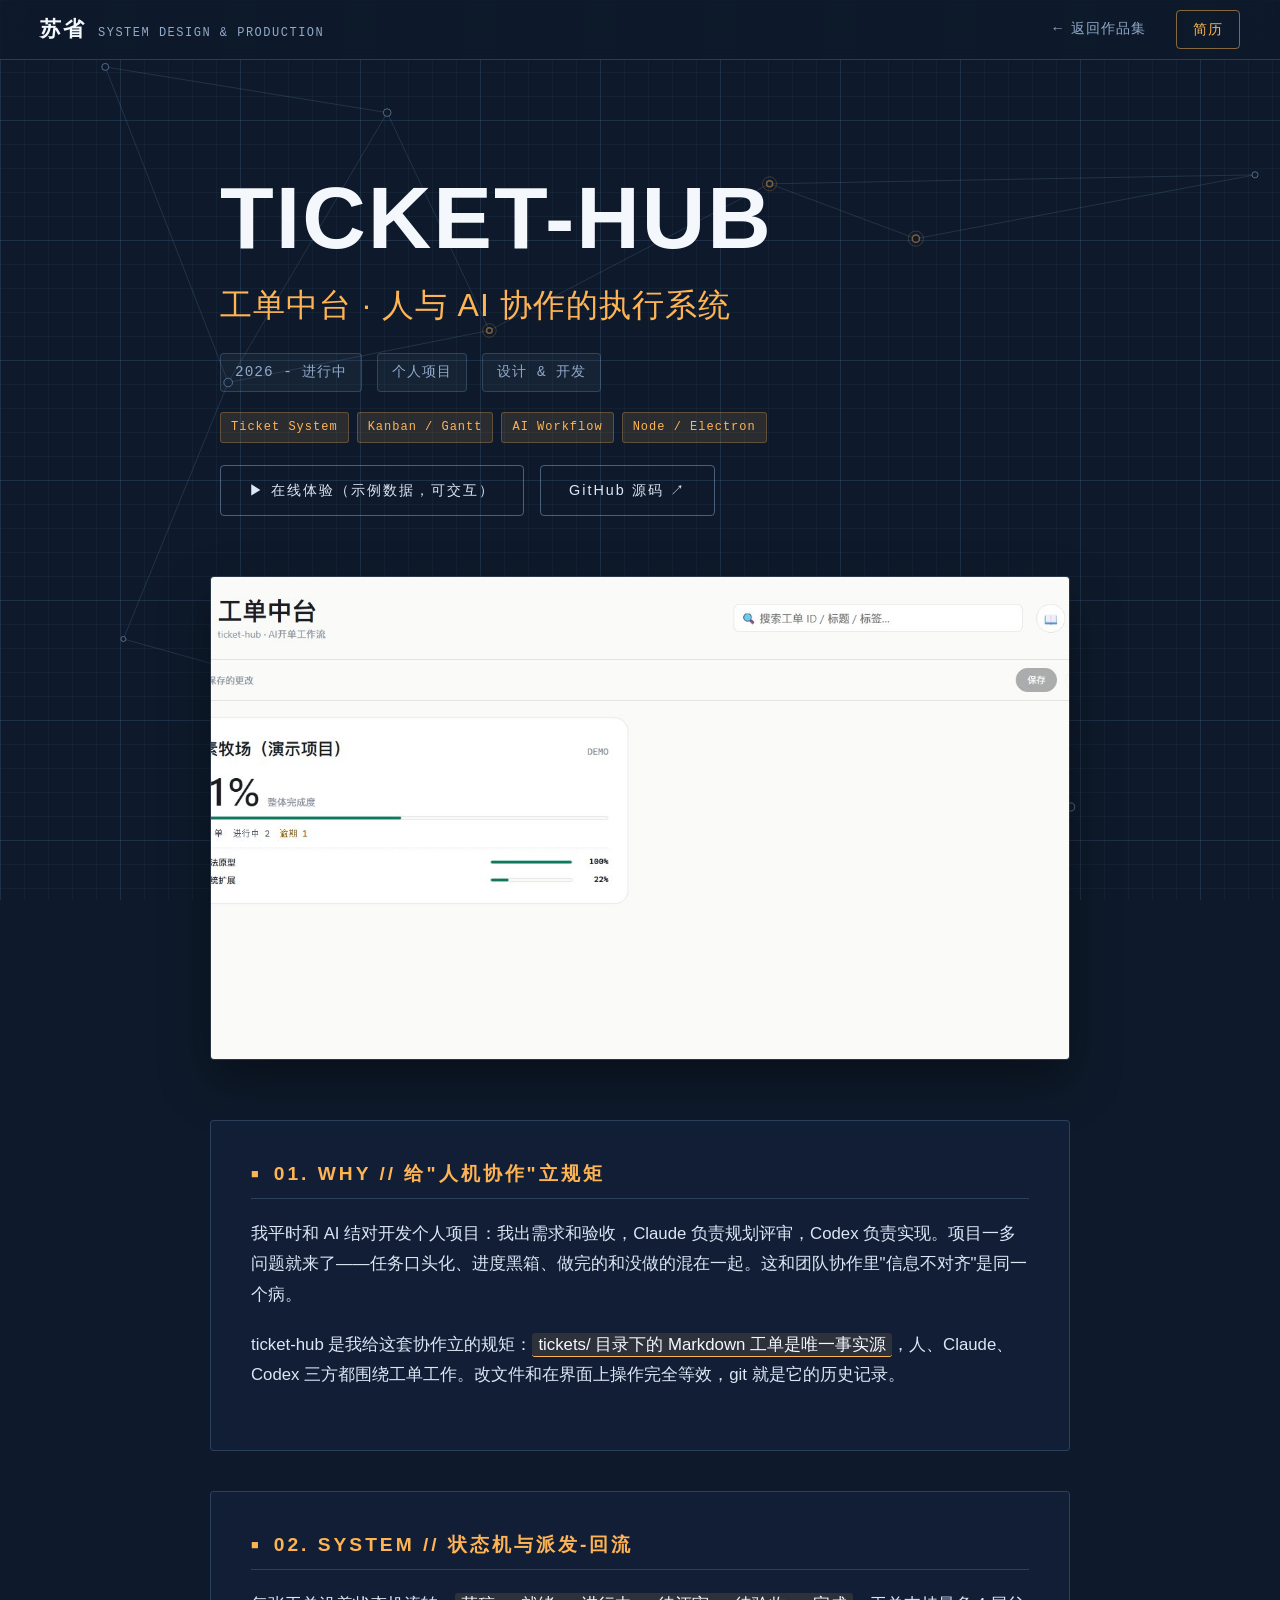
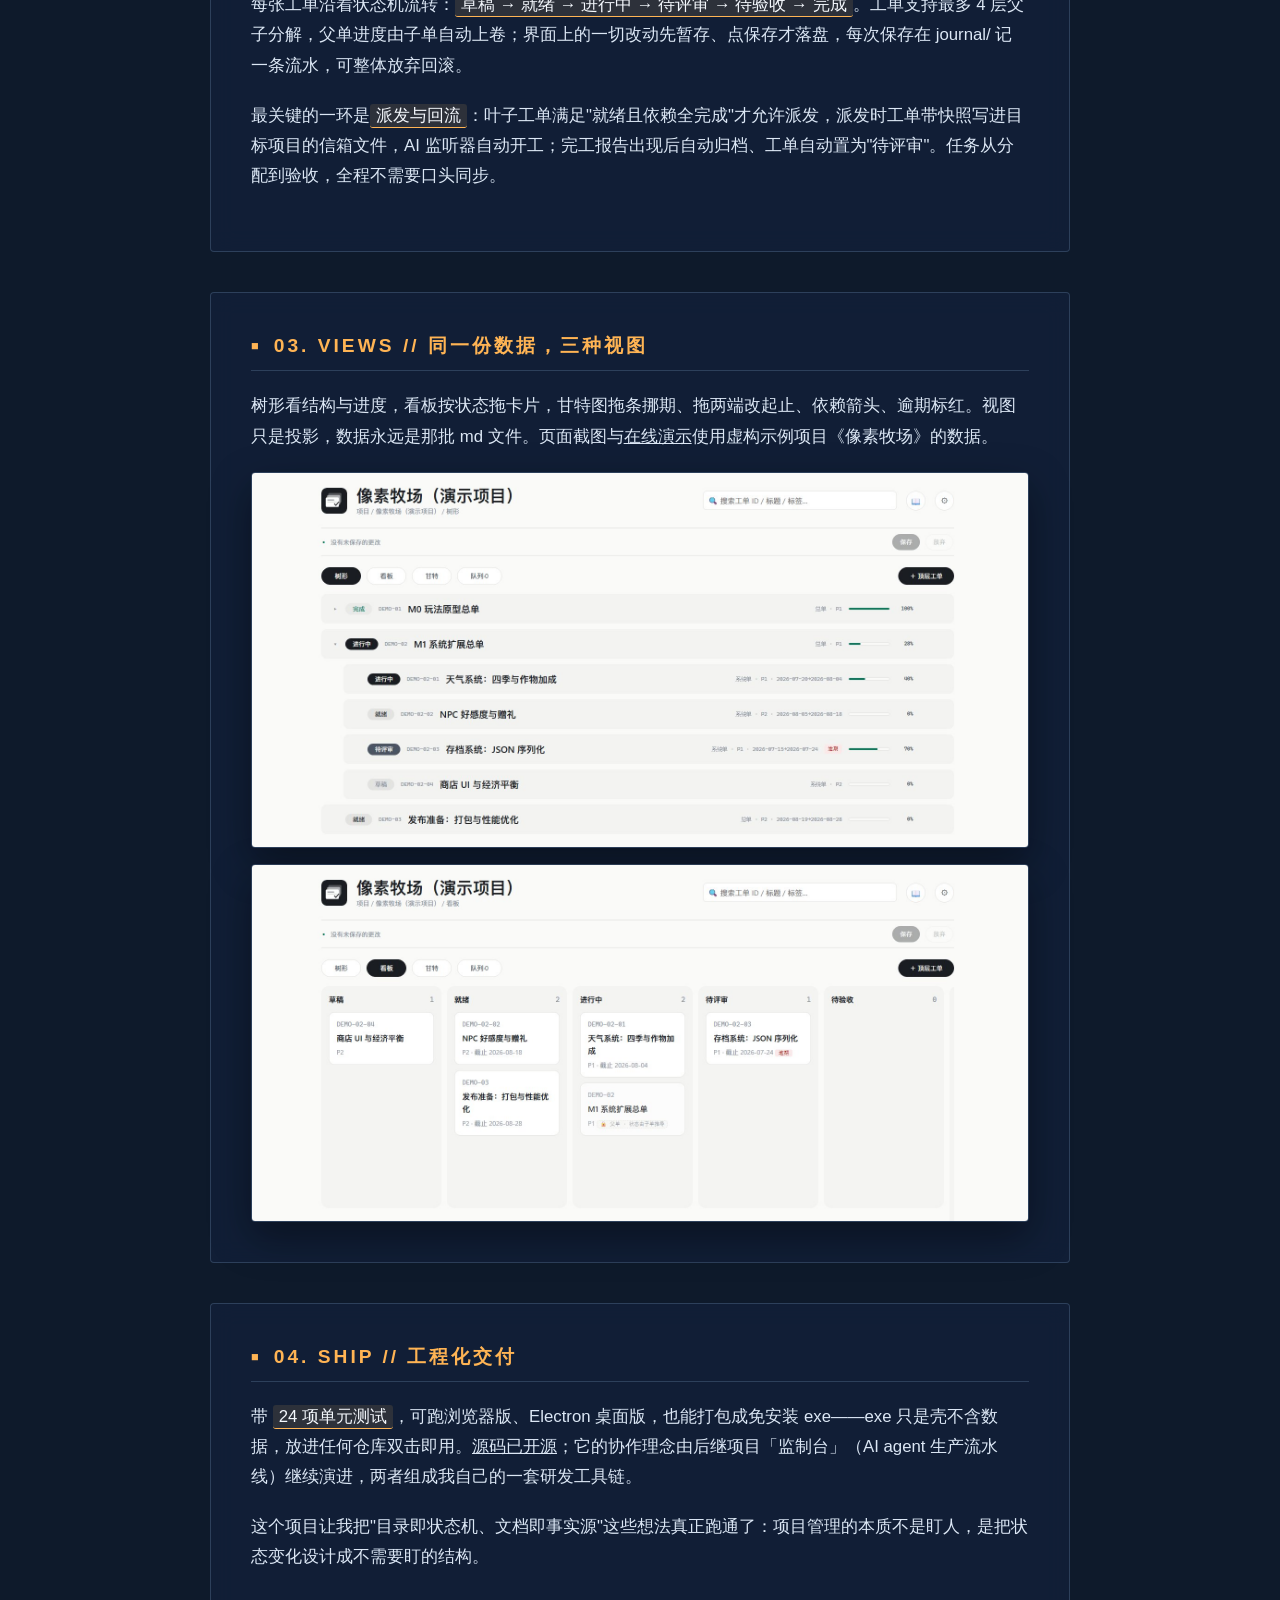
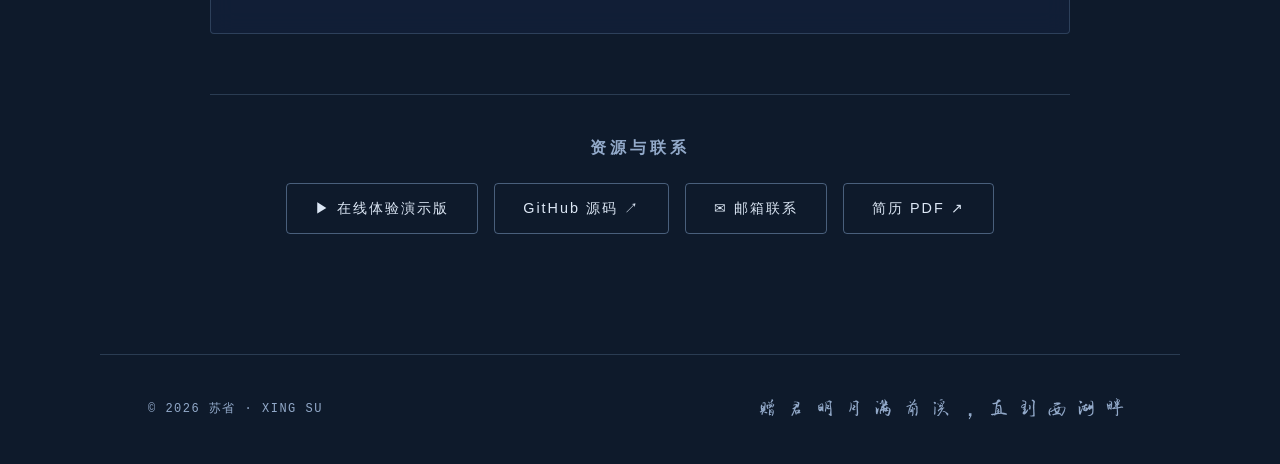
<file: ticket-hub.html>
<!DOCTYPE html>
<html lang="zh">
<head>
    <meta charset="UTF-8">
    <meta name="viewport" content="width=device-width, initial-scale=1.0">
    <title>ticket-hub 工单中台 - 苏省 XingSu</title>
    <meta name="description" content="ticket-hub 项目复盘：人与 AI 协作的工单管理中台，md 工单唯一事实源，树形/看板/甘特三视图与派发-回流状态机。">
    <meta property="og:title" content="ticket-hub 工单中台 - 苏省 XingSu">
    <meta property="og:description" content="人与 AI 协作的工单管理中台：目录即状态机，派发与回流全自动。">
    <meta property="og:image" content="./images/optimized/hub-overview.jpg">
    <meta property="og:type" content="article">
    <link rel="icon" href="data:image/svg+xml,<svg xmlns=%27http://www.w3.org/2000/svg%27 viewBox=%270 0 100 100%27><rect width=%27100%27 height=%27100%27 rx=%2718%27 fill=%27%230e1a2b%27/><g stroke=%27%23ffb454%27 stroke-width=%274%27><line x1=%2730%27 y1=%2766%27 x2=%2752%27 y2=%2734%27/><line x1=%2752%27 y1=%2734%27 x2=%2772%27 y2=%2762%27/><line x1=%2730%27 y1=%2766%27 x2=%2772%27 y2=%2762%27/></g><circle cx=%2730%27 cy=%2766%27 r=%278%27 fill=%27%230e1a2b%27 stroke=%27%23ffb454%27 stroke-width=%274%27/><circle cx=%2752%27 cy=%2734%27 r=%278%27 fill=%27%23ffb454%27/><circle cx=%2772%27 cy=%2762%27 r=%278%27 fill=%27%230e1a2b%27 stroke=%27%23ffb454%27 stroke-width=%274%27/></svg>">
    <link rel="stylesheet" href="./CSS/style.css">
    <link rel="stylesheet" href="./CSS/detail.css">
</head>
<body>

    <canvas id="bg-canvas"></canvas>

    <header class="top-nav">
        <a class="brand" href="./index.html">苏省<span class="brand-role">SYSTEM DESIGN &amp; PRODUCTION</span></a>
        <nav class="nav-links">
            <a href="./index.html#portfolio">← 返回作品集</a>
            <a class="nav-resume" href="./Demos/苏省-简历.pdf" target="_blank" rel="noopener noreferrer">简历</a>
        </nav>
    </header>

    <div class="detail-container">

        <div class="project-header">
            <h1 class="massive-title">TICKET-HUB</h1>
            <h2 class="project-subtitle">工单中台 · 人与 AI 协作的执行系统</h2>
            <div class="project-meta">
                <span>2026 - 进行中</span>
                <span>个人项目</span>
                <span>设计 & 开发</span>
            </div>
            <div class="tags" style="justify-content: flex-start;">
                <span>Ticket System</span><span>Kanban / Gantt</span><span>AI Workflow</span><span>Node / Electron</span>
            </div>
            <div class="footer-links" style="margin-top: 22px;">
                <a href="./Demos/ticket-hub/index.html" class="footer-btn">▶ 在线体验（示例数据，可交互）</a>
                <a href="https://github.com/suxing412/AIworkflow-TicketHub" target="_blank" rel="noopener noreferrer" class="footer-btn">GitHub 源码 ↗</a>
            </div>
        </div>

        <div class="hero-media">
            <img src="./images/optimized/hub-overview.jpg" alt="ticket-hub 项目总览（虚构示例项目《像素牧场》）" loading="lazy" decoding="async" width="1680" height="700">
        </div>

        <div class="content-block">
            <h2 class="content-title">01. WHY // 给"人机协作"立规矩</h2>
            <div class="content-body">
                <p>我平时和 AI 结对开发个人项目：我出需求和验收，Claude 负责规划评审，Codex 负责实现。项目一多问题就来了——任务口头化、进度黑箱、做完的和没做的混在一起。这和团队协作里"信息不对齐"是同一个病。</p>
                <p>ticket-hub 是我给这套协作立的规矩：<span class="highlight">tickets/ 目录下的 Markdown 工单是唯一事实源</span>，人、Claude、Codex 三方都围绕工单工作。改文件和在界面上操作完全等效，git 就是它的历史记录。</p>
            </div>
        </div>

        <div class="content-block">
            <h2 class="content-title">02. SYSTEM // 状态机与派发-回流</h2>
            <div class="content-body">
                <p>每张工单沿着状态机流转：<span class="highlight">草稿 → 就绪 → 进行中 → 待评审 → 待验收 → 完成</span>。工单支持最多 4 层父子分解，父单进度由子单自动上卷；界面上的一切改动先暂存、点保存才落盘，每次保存在 journal/ 记一条流水，可整体放弃回滚。</p>
                <p>最关键的一环是<span class="highlight">派发与回流</span>：叶子工单满足"就绪且依赖全完成"才允许派发，派发时工单带快照写进目标项目的信箱文件，AI 监听器自动开工；完工报告出现后自动归档、工单自动置为"待评审"。任务从分配到验收，全程不需要口头同步。</p>
            </div>
        </div>

        <div class="content-block">
            <h2 class="content-title">03. VIEWS // 同一份数据，三种视图</h2>
            <div class="content-body">
                <p>树形看结构与进度，看板按状态拖卡片，甘特图拖条挪期、拖两端改起止、依赖箭头、逾期标红。视图只是投影，数据永远是那批 md 文件。页面截图与<a href="./Demos/ticket-hub/index.html" style="color: inherit;">在线演示</a>使用虚构示例项目《像素牧场》的数据。</p>
            </div>
            <img src="./images/optimized/hub-tree.jpg" alt="树形视图：父子分解、进度上卷与逾期标红（示例数据）" class="showcase-img" loading="lazy" decoding="async" width="1680" height="810">
            <img src="./images/optimized/hub-board.jpg" alt="看板视图：按状态分列，父单状态由子单推导（示例数据）" class="showcase-img" loading="lazy" decoding="async" width="1680" height="770" style="margin-top: 16px;">
        </div>

        <div class="content-block">
            <h2 class="content-title">04. SHIP // 工程化交付</h2>
            <div class="content-body">
                <p>带 <span class="highlight">24 项单元测试</span>，可跑浏览器版、Electron 桌面版，也能打包成免安装 exe——exe 只是壳不含数据，放进任何仓库双击即用。<a href="https://github.com/suxing412/AIworkflow-TicketHub" target="_blank" rel="noopener noreferrer" style="color: inherit;">源码已开源</a>；它的协作理念由后继项目「监制台」（AI agent 生产流水线）继续演进，两者组成我自己的一套研发工具链。</p>
                <p>这个项目让我把"目录即状态机、文档即事实源"这些想法真正跑通了：项目管理的本质不是盯人，是把状态变化设计成不需要盯的结构。</p>
            </div>
        </div>

        <div class="project-footer">
            <h3 class="footer-title">资源与联系</h3>
            <div class="footer-links">
                <a href="./Demos/ticket-hub/index.html" class="footer-btn">▶ 在线体验演示版</a>
                <a href="https://github.com/suxing412/AIworkflow-TicketHub" target="_blank" rel="noopener noreferrer" class="footer-btn">GitHub 源码 ↗</a>
                <a href="mailto:xsu217822@gmail.com" class="footer-btn" data-copy="xsu217822@gmail.com">✉ 邮箱联系</a>
                <a href="./Demos/苏省-简历.pdf" target="_blank" rel="noopener noreferrer" class="footer-btn">简历 PDF ↗</a>
            </div>
        </div>

    </div>

    <footer class="site-footer">
        <span>© 2026 苏省 · XING SU</span>
        <span class="colophon">赠君明月满前溪，直到西湖畔</span>
    </footer>

    <script src="./js/main.js" defer></script>
</body>
</html>
</file>
<file: CSS/style.css>
/* ==========================================================
   苏省 · 系统蓝图设计系统 (Blueprint Design System)
   全站设计令牌 + 主页单栏叙事流布局
   ========================================================== */

/* 手书字体：仅含"赠君明月满前溪，直到西湖畔"十二字，用作全站落款 */
@font-face {
    font-family: 'ChenSiruo';
    src: url('../ChenSiruo-Regular.woff2') format('woff2'),
         url('../ChenSiruo-Regular.woff') format('woff');
    font-weight: normal; font-style: normal; font-display: swap;
}

:root {
    /* --- 色彩令牌 --- */
    --bg0: #0e1a2b;                          /* 页面基底：制图深蓝 */
    --panel: rgba(18, 33, 58, 0.78);         /* 面板玻璃底 */
    --panel-solid: #142440;
    --line: rgba(146, 180, 222, 0.22);       /* 图纸线 */
    --line-strong: rgba(146, 180, 222, 0.45);
    --grid-fine: rgba(126, 167, 214, 0.055); /* 细网格 */
    --grid-major: rgba(126, 167, 214, 0.11); /* 主网格 */
    --ink: #dce7f5;                          /* 正文 */
    --ink-dim: #92a9c9;                      /* 次级文字 */
    --heading: #f4f8fd;
    --accent: #ffb454;                       /* 批注琥珀 */
    --accent-strong: #ff9838;
    --accent-ink: #221302;                   /* 琥珀底上的文字 */
    --accent-tint: rgba(255, 180, 84, 0.12);

    /* --- 字体令牌 --- */
    --font-sans: 'Helvetica Neue', 'PingFang SC', 'Hiragino Sans GB', 'Microsoft YaHei', '微软雅黑', 'Noto Sans SC', Arial, sans-serif;
    --font-mono: 'Cascadia Code', Consolas, 'Courier New', monospace;

    /* --- 字号阶梯（比率 ≥1.25） --- */
    --text-xs: 0.75rem;
    --text-sm: 0.9rem;
    --text-base: 1.05rem;
    --text-lg: 1.3rem;
    --text-xl: 1.7rem;
    --title: clamp(1.7rem, 3vw, 2.2rem);
    --display: clamp(2.4rem, 5.5vw, 4.2rem);

    /* --- 间距与结构 --- */
    --sp-1: 8px; --sp-2: 16px; --sp-3: 24px; --sp-4: 40px; --sp-5: 64px;
    --section-gap: clamp(88px, 13vh, 150px);
    --max-w: 1080px;
    --radius: 4px;

    /* --- 层级 --- */
    --z-bg: 1; --z-content: 10; --z-nav: 100; --z-modal: 99999;
}

/* --- 基底 --- */
* { box-sizing: border-box; }
html { scroll-behavior: smooth; scroll-padding-top: 84px; }
body, html { margin: 0; padding: 0; }
body {
    background: var(--bg0);
    color: var(--ink);
    font-family: var(--font-sans);
    line-height: 1.75;
    -webkit-font-smoothing: antialiased;
}

/* 制图纸网格：细格 24px + 主格 120px */
body::before {
    content: '';
    position: fixed; inset: 0; z-index: 0; pointer-events: none;
    background-image:
        linear-gradient(var(--grid-fine) 1px, transparent 1px),
        linear-gradient(90deg, var(--grid-fine) 1px, transparent 1px),
        linear-gradient(var(--grid-major) 1px, transparent 1px),
        linear-gradient(90deg, var(--grid-major) 1px, transparent 1px);
    background-size: 24px 24px, 24px 24px, 120px 120px, 120px 120px;
}

#bg-canvas { position: fixed; top: 0; left: 0; z-index: var(--z-bg); pointer-events: none; }

/* 滚动条 */
::-webkit-scrollbar { width: 8px; }
::-webkit-scrollbar-track { background: rgba(0, 0, 0, 0.25); }
::-webkit-scrollbar-thumb { background: rgba(255, 180, 84, 0.3); border-radius: 10px; }
::-webkit-scrollbar-thumb:hover { background: rgba(255, 180, 84, 0.55); }

/* 键盘焦点可见 */
a:focus-visible,
button:focus-visible,
[tabindex]:focus-visible {
    outline: 2px solid var(--accent);
    outline-offset: 3px;
    border-radius: var(--radius);
}

/* 动效敏感用户：全局关闭过渡与动画（canvas 由 JS 单独停用） */
@media (prefers-reduced-motion: reduce) {
    *, *::before, *::after {
        animation-duration: 0.01ms !important;
        animation-iteration-count: 1 !important;
        transition-duration: 0.01ms !important;
        scroll-behavior: auto !important;
    }
}

::selection { background: var(--accent); color: var(--accent-ink); }

/* ==========================================================
   顶部导航（全站共用）
   ========================================================== */
.top-nav {
    position: fixed; top: 0; left: 0; right: 0;
    z-index: var(--z-nav);
    display: flex; align-items: center; justify-content: space-between;
    gap: var(--sp-2);
    height: 60px;
    padding: 0 clamp(16px, 4vw, 40px);
    background: rgba(14, 26, 43, 0.85);
    backdrop-filter: blur(12px);
    -webkit-backdrop-filter: blur(12px);
    border-bottom: 1px solid var(--line);
}
.brand {
    display: flex; align-items: baseline; gap: 12px;
    color: var(--heading); text-decoration: none;
    font-size: var(--text-lg); font-weight: 700; letter-spacing: 2px;
    white-space: nowrap;
}
.brand-role {
    font-family: var(--font-mono);
    font-size: var(--text-xs);
    font-weight: 400;
    color: var(--ink-dim);
    letter-spacing: 1.5px;
}
.nav-links { display: flex; align-items: center; gap: clamp(12px, 2.5vw, 28px); }
.nav-links a {
    color: var(--ink-dim); text-decoration: none;
    font-size: var(--text-sm); letter-spacing: 1px;
    padding: 6px 2px;
    border-bottom: 2px solid transparent;
    transition: color 0.2s ease, border-color 0.2s ease;
    white-space: nowrap;
}
.nav-links a:hover { color: var(--ink); }
.nav-links a.active { color: var(--accent); border-bottom-color: var(--accent); }
.nav-resume {
    color: var(--accent) !important;
    border: 1px solid rgba(255, 180, 84, 0.5) !important;
    border-radius: var(--radius);
    padding: 6px 16px !important;
    transition: all 0.2s ease !important;
}
.nav-resume:hover { background: var(--accent-tint); border-color: var(--accent) !important; }

/* ==========================================================
   Hero：全屏序章
   ========================================================== */
.hero {
    position: relative; z-index: var(--z-content);
    min-height: 100dvh;
    display: flex; flex-direction: column; justify-content: center;
    padding: 100px clamp(20px, 5vw, 48px) 60px;
}
.hero-inner { max-width: var(--max-w); margin: 0 auto; width: 100%; }
.hero-kicker {
    font-family: var(--font-mono);
    font-size: var(--text-sm);
    color: var(--accent);
    letter-spacing: 3px;
    margin: 0 0 var(--sp-3) 0;
}
.hero h1 {
    font-size: var(--display);
    font-weight: 800;
    color: var(--heading);
    line-height: 1.25;
    letter-spacing: 1px;
    margin: 0 0 var(--sp-3) 0;
    text-wrap: balance;
}
.hero h1 em {
    font-style: normal;
    color: var(--accent);
}
.hero-sub {
    font-size: var(--text-base);
    color: var(--ink-dim);
    max-width: 62ch;
    margin: 0 0 var(--sp-4) 0;
}
.hero-cta { display: flex; gap: var(--sp-2); flex-wrap: wrap; }
.btn-primary, .btn-ghost {
    display: inline-flex; align-items: center; gap: 10px;
    padding: 13px 30px;
    border-radius: var(--radius);
    font-size: var(--text-sm); letter-spacing: 2px;
    text-decoration: none; cursor: pointer;
    transition: all 0.25s cubic-bezier(0.16, 1, 0.3, 1);
}
.btn-primary {
    background: var(--accent); color: var(--accent-ink);
    border: 1px solid var(--accent);
    font-weight: 700;
}
.btn-primary:hover { background: var(--accent-strong); transform: translateY(-2px); box-shadow: 0 10px 28px rgba(255, 152, 56, 0.25); }
.btn-ghost {
    background: transparent; color: var(--ink);
    border: 1px solid var(--line-strong);
}
.btn-ghost:hover { border-color: var(--accent); color: var(--accent); }

.hero-scroll {
    position: absolute; bottom: 28px; left: 50%; transform: translateX(-50%);
    font-family: var(--font-mono); font-size: var(--text-xs);
    color: var(--ink-dim); letter-spacing: 3px;
    text-decoration: none;
}
.hero-scroll:hover { color: var(--accent); }

/* ==========================================================
   章节骨架与标注式标题（尺寸线语法）
   ========================================================== */
main { position: relative; z-index: var(--z-content); }
.section {
    max-width: var(--max-w);
    margin: 0 auto;
    padding: 0 clamp(20px, 5vw, 48px);
    margin-bottom: var(--section-gap);
}
.section-head {
    display: flex; align-items: center; gap: var(--sp-2);
    margin-bottom: var(--sp-4);
}
.section-head .sec-code {
    font-family: var(--font-mono);
    font-size: var(--text-xs);
    color: var(--accent);
    letter-spacing: 2px;
    white-space: nowrap;
}
.section-head h2 {
    font-size: var(--title);
    color: var(--heading);
    font-weight: 700;
    letter-spacing: 2px;
    margin: 0;
    white-space: nowrap;
}
/* 尺寸线：一条基线 + 向下的刻度 */
.section-head::after {
    content: '';
    flex: 1;
    height: 7px;
    background:
        linear-gradient(var(--line), var(--line)) top / 100% 1px no-repeat,
        repeating-linear-gradient(90deg, transparent 0 46px, var(--line-strong) 46px 47px) top / 100% 7px no-repeat;
}

/* ==========================================================
   蓝图面板（角标记语法）
   ========================================================== */
.bp-panel {
    position: relative;
    background: var(--panel);
    border: 1px solid var(--line);
    border-radius: var(--radius);
    backdrop-filter: blur(10px);
    -webkit-backdrop-filter: blur(10px);
}
.bp-panel::before {
    content: '';
    position: absolute; inset: -1px;
    pointer-events: none;
    background:
        linear-gradient(var(--line-strong), var(--line-strong)) 0 0 / 14px 2px,
        linear-gradient(var(--line-strong), var(--line-strong)) 0 0 / 2px 14px,
        linear-gradient(var(--line-strong), var(--line-strong)) 100% 100% / 14px 2px,
        linear-gradient(var(--line-strong), var(--line-strong)) 100% 100% / 2px 14px;
    background-repeat: no-repeat;
    transition: opacity 0.25s ease;
}

/* ==========================================================
   作品集：精选卡 + 网格
   ========================================================== */
.project-grid {
    display: grid;
    grid-template-columns: repeat(2, 1fr);
    gap: var(--sp-3);
}
.project-card {
    display: block;
    text-decoration: none; color: inherit;
    padding: 30px;
    transition: transform 0.25s cubic-bezier(0.16, 1, 0.3, 1), border-color 0.25s ease, background 0.25s ease;
}
.project-card:hover {
    transform: translateY(-4px);
    border-color: var(--accent);
    background: rgba(22, 40, 68, 0.85);
}
.project-card:hover::before {
    background:
        linear-gradient(var(--accent), var(--accent)) 0 0 / 14px 2px,
        linear-gradient(var(--accent), var(--accent)) 0 0 / 2px 14px,
        linear-gradient(var(--accent), var(--accent)) 100% 100% / 14px 2px,
        linear-gradient(var(--accent), var(--accent)) 100% 100% / 2px 14px;
    background-repeat: no-repeat;
}
.project-card h3 {
    margin: 0 0 10px 0;
    font-size: var(--text-lg);
    color: var(--heading);
    font-weight: 700;
    letter-spacing: 1px;
}
.project-card p {
    margin: 0;
    font-size: var(--text-sm);
    color: var(--ink-dim);
    line-height: 1.7;
}
.card-arrow {
    display: inline-block;
    margin-top: 14px;
    font-family: var(--font-mono);
    font-size: var(--text-xs);
    color: var(--accent);
    letter-spacing: 2px;
    opacity: 0;
    transform: translateX(-6px);
    transition: all 0.25s ease;
}
.project-card:hover .card-arrow { opacity: 1; transform: translateX(0); }

/* 精选卡（CK3）：占满整行，左文右图 */
.project-card.featured {
    grid-column: 1 / -1;
    display: grid;
    grid-template-columns: 1.1fr 1fr;
    gap: var(--sp-4);
    align-items: center;
    padding: 36px;
}
.featured-label {
    font-family: var(--font-mono);
    font-size: var(--text-xs);
    color: var(--accent);
    letter-spacing: 2px;
    margin-bottom: 12px;
}
.project-card.featured h3 { font-size: var(--text-xl); }
.project-card.featured p { font-size: var(--text-base); color: var(--ink); }
.featured-media img {
    width: 100%; height: auto; display: block;
    border: 1px solid var(--line);
    border-radius: var(--radius);
}

/* 标签 chips（全站共用） */
.tags { display: flex; gap: 8px; flex-wrap: wrap; margin-bottom: 15px; }
.tags span {
    font-family: var(--font-mono);
    font-size: var(--text-xs);
    padding: 4px 10px;
    border-radius: 3px;
    background: var(--accent-tint);
    border: 1px solid rgba(255, 180, 84, 0.25);
    color: var(--accent);
    letter-spacing: 1px;
}

/* ==========================================================
   档案（About）
   ========================================================== */
.about-layout {
    display: grid;
    grid-template-columns: 260px 1fr;
    gap: var(--sp-5);
    align-items: start;
}
.about-photo { text-align: center; }
.about-photo img {
    width: 100%; max-width: 260px; height: auto;
    border: 1px solid var(--line-strong);
    border-radius: var(--radius);
    display: block;
}
.photo-caption {
    font-family: var(--font-mono);
    font-size: var(--text-xs);
    color: var(--ink-dim);
    letter-spacing: 2px;
    margin-top: 12px;
    text-align: left;
}
.about-name { margin: 18px 0 4px 0; font-size: var(--text-xl); color: var(--heading); letter-spacing: 2px; text-align: left; }
.about-role {
    margin: 0;
    font-family: var(--font-mono);
    font-size: var(--text-xs);
    color: var(--accent);
    letter-spacing: 1.5px;
    text-transform: uppercase;
    text-align: left;
}
.about-body p {
    margin: 0 0 20px 0;
    font-size: var(--text-base);
    color: var(--ink);
    max-width: 68ch;
}
.skills-row { margin-top: var(--sp-3); }
.skills-label {
    font-family: var(--font-mono);
    font-size: var(--text-xs);
    color: var(--ink-dim);
    letter-spacing: 2px;
    margin: 0 0 12px 0;
}

/* ==========================================================
   设计理念：主张 + 论据 双栏
   ========================================================== */
.principle {
    display: grid;
    grid-template-columns: 300px 1fr;
    gap: var(--sp-4);
    padding: var(--sp-4) 0;
    border-top: 1px solid var(--line);
}
.principle:last-child { border-bottom: 1px solid var(--line); }
.principle-head .p-code {
    font-family: var(--font-mono);
    font-size: var(--text-xs);
    color: var(--ink-dim);
    letter-spacing: 2px;
    margin: 0 0 10px 0;
}
.principle-head h3 {
    margin: 0;
    font-size: var(--text-xl);
    color: var(--heading);
    line-height: 1.4;
    text-wrap: balance;
}
.principle-head h3 em { font-style: normal; color: var(--accent); }
.principle-body p {
    margin: 0;
    font-size: var(--text-base);
    color: var(--ink-dim);
    max-width: 68ch;
}

/* ==========================================================
   联系（Contact）
   ========================================================== */
.contact-card { padding: 36px; }
.contact-lead {
    margin: 0 0 var(--sp-3) 0;
    font-size: var(--text-base);
    color: var(--ink);
}
.contact-links {
    display: grid;
    grid-template-columns: repeat(2, 1fr);
    gap: 12px;
}
.contact-btn {
    display: flex; align-items: baseline; gap: 12px;
    width: 100%;
    padding: 14px 18px;
    background: transparent;
    border: 1px solid var(--line-strong);
    border-radius: var(--radius);
    color: var(--ink); text-decoration: none;
    font-family: inherit; font-size: var(--text-sm); letter-spacing: 1px;
    text-align: left; cursor: pointer;
    transition: all 0.25s cubic-bezier(0.16, 1, 0.3, 1);
}
.contact-btn:hover {
    border-color: var(--accent);
    background: var(--accent-tint);
    transform: translateX(4px);
}
.contact-btn .contact-label { flex-shrink: 0; font-weight: 700; color: var(--heading); }
.contact-btn .contact-value {
    font-family: var(--font-mono);
    color: var(--ink-dim); font-size: var(--text-xs);
    word-break: break-all;
}
.contact-btn.copied { border-color: var(--accent); background: var(--accent-tint); }
.contact-btn.copied .contact-value { color: var(--accent); }

/* ==========================================================
   页脚
   ========================================================== */
.site-footer {
    position: relative; z-index: var(--z-content);
    max-width: var(--max-w);
    margin: 0 auto;
    padding: var(--sp-4) clamp(20px, 5vw, 48px);
    border-top: 1px solid var(--line);
    display: flex; justify-content: space-between; align-items: center;
    gap: var(--sp-2); flex-wrap: wrap;
    font-family: var(--font-mono);
    font-size: var(--text-xs);
    color: var(--ink-dim);
    letter-spacing: 1.5px;
}

/* 落款：图纸签名栏里的手书 */
.colophon {
    font-family: 'ChenSiruo', serif;
    font-size: 1.5rem;
    color: var(--ink-dim);
    letter-spacing: 5px;
    line-height: 1.2;
    transition: color 0.4s ease;
}
.colophon:hover { color: var(--accent); }
.colophon-404 {
    display: block;
    font-size: clamp(1.7rem, 4.5vw, 2.4rem);
    color: var(--ink);
    margin: 36px 0 0 0;
    letter-spacing: 6px;
}

/* ==========================================================
   响应式
   ========================================================== */
@media (max-width: 900px) {
    .project-card.featured { grid-template-columns: 1fr; }
    .about-layout { grid-template-columns: 1fr; gap: var(--sp-4); }
    .about-photo img { max-width: 200px; margin: 0 auto; }
    .photo-caption, .about-name, .about-role { text-align: center; }
    .principle { grid-template-columns: 1fr; gap: var(--sp-2); }
}

@media (max-width: 700px) {
    .project-grid { grid-template-columns: 1fr; }
    .contact-links { grid-template-columns: 1fr; }
    .brand-role { display: none; }
    .nav-links a { font-size: var(--text-xs); letter-spacing: 0.5px; padding: 6px 0; }
    .nav-resume { padding: 5px 10px !important; }
    .top-nav { height: 54px; }
    html { scroll-padding-top: 70px; }
    .hero { padding-top: 80px; }
    .hero-sub { font-size: var(--text-sm); }
    .section-head h2 { letter-spacing: 1px; }
    .project-card { padding: 22px; }
    .project-card.featured { padding: 24px; }
    .contact-card { padding: 24px; }
}
</file>
<file: Demos/ticket-hub/style.css>
/* ticket-hub 视觉：纸面项目板。沿用 ai-vault 的档案柜语言 + 状态色体系 */
:root {
  --paper: #FAFAF8; --card: #FFFFFF; --ink: #1A1D21; --ink-2: #4B5563; --ink-3: #8A929E;
  --line: #E4E2DC; --ok: #0D7A5F; --warn: #A16207; --danger: #B4231F; --accent: #4F46E5;
  --mono: ui-monospace, "SF Mono", "Cascadia Mono", Consolas, monospace;
}
* { box-sizing: border-box; }
html { background: var(--paper); scrollbar-gutter: stable; } /* 占位防跳版，但不显示空轨道 */
/* 细滚动条：低调不抢眼 */
::-webkit-scrollbar { width: 10px; height: 10px; }
::-webkit-scrollbar-thumb { background: var(--line); border-radius: 999px; border: 2px solid var(--paper); }
::-webkit-scrollbar-thumb:hover { background: var(--ink-3); }
::-webkit-scrollbar-track { background: transparent; }
/* 布局三档（12-响应式断点）：≥1600 宽裕 / 1200-1600 标准 / <1200 紧凑 */
body { margin: 0 auto; max-width: 1920px; padding: 0 150px 96px;
  font-family: -apple-system, "Segoe UI", "PingFang SC", "Microsoft YaHei", sans-serif;
  color: var(--ink); line-height: 1.6; }
@media (max-width: 1600px) { body { padding: 0 64px 96px; } }
@media (max-width: 1200px) { body { padding: 0 32px 96px; } }
:focus-visible { outline: 2px solid var(--ink); outline-offset: 2px; }
button { font: inherit; cursor: pointer; background: var(--card); color: var(--ink-2);
  border: 1px solid var(--line); border-radius: 8px; padding: 7px 14px;
  transition: background .12s, border-color .12s, color .12s, opacity .12s, transform .06s, box-shadow .12s; }
button:hover:not(:disabled) { border-color: var(--ink-3); color: var(--ink); }
button:active:not(:disabled) { transform: scale(.96); }
button:disabled { opacity: .45; cursor: default; }
button.primary { background: var(--ink); color: var(--paper); border-color: var(--ink); }
button.primary:hover:not(:disabled) { opacity: .82; color: var(--paper); }
.tabs button:hover:not(.active) { background: var(--paper); }
.mini2:hover, .mini:hover { background: var(--paper); }

/* 操作成功轻提示 */
.toast { position: fixed; top: 18px; left: 50%; background: var(--ink); color: var(--paper);
  padding: 9px 22px; border-radius: 999px; font-size: 13.5px; z-index: 100;
  box-shadow: 0 6px 18px rgba(0,0,0,.18); animation: toastin 1.8s forwards; pointer-events: none; }
@keyframes toastin {
  0% { opacity: 0; transform: translate(-50%, -10px); }
  12% { opacity: 1; transform: translate(-50%, 0); }
  78% { opacity: 1; }
  100% { opacity: 0; transform: translate(-50%, -6px); }
}
button.small { padding: 5px 12px; font-size: 13px; }
button.mini { padding: 1px 8px; font-size: 11px; border-radius: 6px; opacity: 0; }
.trow:hover .mini { opacity: 1; }
input, select, textarea { font: inherit; color: var(--ink); background: var(--card);
  border: 1px solid var(--line); border-radius: 8px; padding: 7px 10px; }
textarea { font-family: var(--mono); font-size: 13px; line-height: 1.5; }

/* 顶栏 */
/* 顶栏（设计稿：高120 · 图标56 · 标题36 · 面包屑14 · 分割线与内容同宽） */
.topbar { display: flex; align-items: center; gap: 20px;
  height: 120px; border-bottom: 1px solid #D9D9D9; }
.brand { display: flex; align-items: center; text-decoration: none; }
.brand-icon { border-radius: 12px; display: block; }
.titleblock { min-width: 0; }
.titleblock h1 { margin: 0; font-size: 36px; font-weight: 600; line-height: 1.25;
  white-space: nowrap; overflow: hidden; text-overflow: ellipsis; max-width: 560px; }
.crumb { margin: 2px 0 0; font-size: 14px; color: var(--ink-3); }
.crumb a { color: var(--ink-3); text-decoration: none; }
.crumb a:hover { color: var(--ink); }
.gsearch { margin-left: auto; }
.iconbtn { width: 42px; height: 42px; border-radius: 21px; font-size: 18px; padding: 0; flex-shrink: 0; }
@media (max-width: 1200px) { .titleblock h1 { font-size: 26px; } .topbar { height: 96px; } }

/* 状态胶囊（设计稿单色语言：进行中=黑实心，其余灰底黑字；完成加✓感用深灰） */
.chip { font-size: 13px; padding: 2px 16px; border-radius: 999px;
  border: none; background: rgba(217,217,217,.6); color: var(--ink); white-space: nowrap; }
.st-draft { color: var(--ink-3); }
.st-ready { }
.st-doing { background: var(--ink); color: var(--paper); }
.st-review { background: #4B5563; color: var(--paper); }
.st-accept { background: #EBF7F1; color: var(--ok); }
.st-done { background: rgba(217,217,217,.35); color: var(--ok); }
.st-hold { color: var(--ink-3); }
.st-dead { color: var(--ink-3); text-decoration: line-through; }
@media (max-width: 1200px) { .chip { font-size: 12px; padding: 2px 10px; } }
.badge-over { font-size: 11px; font-family: var(--mono); padding: 1px 8px; border-radius: 4px;
  background: #FBEAE9; color: var(--danger); }
.badge-err { font-size: 11px; font-family: var(--mono); padding: 1px 8px; border-radius: 4px;
  background: var(--danger); color: #fff; }
.stagedmark { font-size: 11px; color: var(--warn); font-style: normal; font-family: var(--mono); }
.dim { color: var(--ink-3); }
.warn { color: var(--warn); }
.err { color: var(--danger); }

/* 项目总览（对齐设计稿 00：卡片 460 起、完成度 56px 大数字、20 圆角） */
.proj-grid { display: grid; grid-template-columns: repeat(auto-fill, minmax(460px, 1fr)); gap: 24px; margin-top: 24px; }
@media (max-width: 1200px) { .proj-grid { grid-template-columns: 1fr; } }
.proj-card { display: block; background: var(--card); border: 1px solid var(--line);
  border-radius: 20px; padding: 24px 28px;
  color: inherit; text-decoration: none; transition: border-color .15s, box-shadow .15s; }
.proj-card:hover { border-color: var(--ink-3); box-shadow: 0 6px 20px rgba(0,0,0,.06); }
.proj-card .head { display: flex; justify-content: space-between; align-items: baseline; }
.proj-card h2 { margin: 0; font-size: 24px; }
.proj-card .code { font-family: var(--mono); font-size: 13px; color: var(--ink-3); }
.proj-card .big { display: flex; align-items: baseline; gap: 10px; margin-top: 14px; }
.proj-card .big b { font-size: 56px; font-weight: 600; font-variant-numeric: tabular-nums; line-height: 1; }
.proj-card .big span { font-size: 14px; color: var(--ink-3); }
.bar { height: 6px; background: var(--paper); border: 1px solid var(--line); border-radius: 999px; overflow: hidden; }
.bar i { display: block; height: 100%; background: var(--ok); border-radius: 999px; }
.bar.main { margin: 8px 0 10px; }
.proj-card .nums { display: flex; gap: 14px; font-size: 12.5px; color: var(--ink-2);
  font-family: var(--mono); margin-bottom: 10px; }
.mss { border-top: 1px dashed var(--line); padding-top: 10px; display: flex; flex-direction: column; gap: 6px; }
.ms { display: grid; grid-template-columns: 1fr 120px 42px; gap: 10px; align-items: center; font-size: 12.5px; }
.ms b { font-family: var(--mono); font-size: 12px; text-align: right; }

/* 项目工作区（对齐设计稿：48 高胶囊标签、24 呼吸间距） */
.proj-head { display: flex; justify-content: space-between; align-items: center; margin: 24px 0 20px; }
.tabs { display: flex; gap: 12px; }
.tabs button { padding: 7px 28px; border-radius: 999px; font-size: 14px; white-space: nowrap; }
.tabs button.active { background: var(--ink); color: var(--paper); border-color: var(--ink); }
button.primary.small, button.small { border-radius: 999px; padding: 7px 24px; font-size: 13.5px; }

/* 看板锁标签 / 级联选择器 / 危险区 */
.locktag { font-size: 11px; font-family: var(--mono); color: var(--ink-3);
  background: var(--paper); border: 1px dashed var(--line); border-radius: 6px; padding: 1px 6px; }
.cascade { display: flex; flex-direction: column; gap: 6px; }
.cascade select { width: 100%; }
.danger-zone h3 { color: var(--danger); }
button.danger { border-color: var(--danger); color: var(--danger); }
button.danger:hover { background: #FBEAE9; }

/* 树形（设计稿 02：行高64 · 圆角12 · 缩进48 · 标题20 · 行距12） */
.tree { display: flex; flex-direction: column; gap: 12px; }
.trow { display: flex; align-items: center; gap: 14px; background: #D9D9D9;
  background: rgba(217,217,217,.2); border: none; border-radius: 12px;
  min-height: 64px; padding: 8px 24px;
  margin-left: calc(var(--indent) * 48px); font-size: 15px; }
.trow .ttitle { font-size: 20px; font-weight: 500; }
@media (max-width: 1200px) { .trow { min-height: 52px; margin-left: calc(var(--indent) * 32px); }
  .trow .ttitle { font-size: 16px; } }
.trow.staged-new { border-style: dashed; background: #FFFDF5; }
.twist { width: 14px; cursor: pointer; color: var(--ink-3); user-select: none; }
.twist.none { cursor: default; visibility: hidden; }
.tid { font-family: var(--mono); font-size: 12px; color: var(--ink-3); text-decoration: none; white-space: nowrap; }
.ttitle { color: inherit; text-decoration: none; font-weight: 500; flex: 1; min-width: 120px; }
.ttitle:hover { text-decoration: underline; }
.tmeta { font-family: var(--mono); font-size: 11.5px; color: var(--ink-3); white-space: nowrap; }
.tbar { width: 90px; height: 6px; background: var(--paper); border: 1px solid var(--line);
  border-radius: 999px; overflow: hidden; }
.tbar i { display: block; height: 100%; background: var(--ok); }
.tpct { font-family: var(--mono); font-size: 11px; color: var(--ink-2); width: 36px; text-align: right; }

/* 看板（设计稿 03）：六栏固定 260px 竖排，任何窗口尺寸比例一致；横向溢出交给底部悬浮滑块 */
.board { display: flex; gap: 12px; overflow-x: auto; padding-bottom: 4px; align-items: flex-start; }
.bcol { flex: 0 0 260px; background: rgba(217,217,217,.15); border: none;
  border-radius: 16px; padding: 16px; min-height: 480px; }
.bcol.over { outline: 2px solid var(--ink-3); }
.bcol.bfold { flex: 0 0 auto; min-height: 480px; cursor: pointer; }

/* 悬浮横向滑块（看板/甘特通用）：固定窗口底部，与容器同步 */
.floatscroll { position: fixed; bottom: 0; height: 14px; overflow-x: auto; overflow-y: hidden;
  z-index: 70; background: rgba(250,250,248,.9); border-top: 1px solid var(--line); display: none; }
.bcol h3 { margin: 0 0 14px; font-size: 16px; font-weight: 600; color: var(--ink); display: flex; justify-content: space-between; }
.bcol .cnt { font-family: var(--mono); color: var(--ink-3); font-weight: 400; }
.bcard { background: var(--card); border: 1px solid var(--line); border-radius: 12px;
  padding: 14px 16px; margin-bottom: 12px; font-size: 14px; cursor: pointer; }
.bcard.dragging { cursor: grabbing; }
.bcard.locked { cursor: default; opacity: .8; }
.bcard p { margin: 6px 0; font-size: 17px; font-weight: 500; color: var(--ink);
  display: -webkit-box; -webkit-line-clamp: 2; -webkit-box-orient: vertical; overflow: hidden; }
.bcard .tid { font-size: 14px; }
.bcard .tmeta { font-size: 14px; font-family: inherit; }

/* 详情双栏（设计稿 05：表单 1060 / 侧栏 520 · 间距 40） */
.detail-grid { display: grid; grid-template-columns: minmax(0, 1060fr) minmax(0, 520fr);
  gap: 40px; align-items: start; margin-top: 20px; }
@media (max-width: 1200px) { .detail-grid { grid-template-columns: 1fr; gap: 20px; } }
.detail-side { display: flex; flex-direction: column; gap: 20px; }
.sidecard { background: rgba(217,217,217,.12); border-radius: 20px; padding: 20px 24px; }
.sidecard h3 { margin: 0 0 12px; font-size: 14px; color: var(--ink-3); font-weight: 500; }
.sidecard .oprow { display: flex; gap: 12px; margin-bottom: 12px; }
.sidecard .oprow button { flex: 1; padding: 12px 0; border-radius: 24px; }
button.wide { width: 100%; padding: 12px 0; border-radius: 24px; margin-top: 4px; }
.sidecard .rep-link { margin: 8px 8px 0 0; }
.dhead { margin-top: 20px; display: flex; align-items: flex-start; gap: 16px; }
.backpill { display: inline-block; padding: 7px 22px; border-radius: 999px; font-size: 13.5px;
  color: var(--ink); background: rgba(217,217,217,.4); text-decoration: none; white-space: nowrap;
  margin-top: 4px; transition: background .12s; }
.backpill:hover { background: rgba(217,217,217,.7); }

/* 详情 / 新建表单 */
.detail-form { background: rgba(217,217,217,.12); border: none; border-radius: 20px;
  padding: 28px 32px; display: flex; flex-direction: column; gap: 16px; }
.detail-form h2 { margin: 0; font-size: 18px; }
.dhead { display: flex; flex-direction: column; gap: 4px; }
.detail-form label { display: flex; flex-direction: column; gap: 4px; font-size: 12.5px; color: var(--ink-2); flex: 1; }
.detail-form .row { display: flex; gap: 14px; flex-wrap: wrap; }
.detail-form .chk { flex-direction: row; align-items: center; margin-top: 20px; }
.actions { display: flex; gap: 10px; }
.errbox { background: #FBEAE9; color: var(--danger); border-radius: 8px; padding: 8px 12px; font-size: 13px; margin: 0; }
.doc { border-top: 1px dashed var(--line); padding-top: 14px; font-size: 14px; }
.doc pre { background: var(--paper); border: 1px solid var(--line); border-radius: 8px; padding: 10px 12px; overflow-x: auto; font-family: var(--mono); font-size: 12.5px; }

/* 甘特图 */
/* minmax(0,1fr) 防止宽 SVG 撑破/塌缩图表列（Grid blowout 的标准解法） */
.gantt { display: grid; grid-template-columns: 380px 6px minmax(0, 1fr); border: 1px solid var(--line);
  border-radius: 16px; background: var(--card); overflow: hidden; }
@media (max-width: 1600px) { .gantt { grid-template-columns: 300px 6px minmax(0, 1fr); } }
@media (max-width: 1200px) { .gantt { grid-template-columns: 240px 6px minmax(0, 1fr); } }
/* 工单栏/时间轴分隔条：按住左右拖调宽，宽度记忆在本机 */
.gsplit { cursor: col-resize; background: var(--line); opacity: .45; transition: opacity .12s; }
.gsplit:hover, .gsplit.dragging { opacity: 1; background: var(--ink-3); }
/* 粒度滑块：灰轨道 + 黑滑块（对齐 04 设计稿分段控件） */
.gscalebar { display: flex; gap: 16px; align-items: center; margin-bottom: 16px; }
.gseg { display: flex; background: var(--line); border-radius: 999px; padding: 3px; gap: 2px; }
.gseg button { border: none; background: transparent; padding: 5px 22px;
  border-radius: 999px; font-size: 13.5px; color: var(--ink-2); }
.gseg button:hover:not(.active) { color: var(--ink); background: rgba(255,255,255,.55); }
.gseg button.active { background: var(--ink); color: var(--paper); box-shadow: 0 2px 6px rgba(0,0,0,.18); }
.gseg button:active:not(:disabled) { transform: none; } /* 滑块内不做缩放，保持轨道稳定 */
/* 自动排期按钮：常显细长胶囊，不随行悬停隐身、不被 flex 挤扁 */
.gscalebar .mini { opacity: 1; white-space: nowrap; flex-shrink: 0;
  padding: 5px 14px; font-size: 12.5px; border-radius: 999px; }
.glabels { border-right: 1px solid var(--line); }
.glabels-head { height: 46px; display: flex; align-items: center; padding-left: 12px;
  font-size: 12px; color: var(--ink-3); border-bottom: 1px solid var(--line); }
.glabel { display: flex; align-items: center; gap: 12px; font-size: 14px;
  padding-right: 8px; border-bottom: 1px solid #F1F0EC; overflow: hidden; white-space: nowrap; }
.glabel .gtitle { font-size: 18px; color: var(--ink); overflow: hidden; text-overflow: ellipsis; }
.glabel .tid { font-size: 14px; }
@media (max-width: 1200px) { .glabel .gtitle { font-size: 15px; } }
.glabel .gtitle { overflow: hidden; text-overflow: ellipsis; }
.glabel .mini { opacity: 1; }
.gchart { overflow-x: auto; min-width: 0; } /* min-width:0 让 grid 项可收缩、内部滚动 */
.gchart svg { display: block; }
.gwe { fill: #F5F4F0; }
.gtodaycol { fill: #B4231F; fill-opacity: .04; }
.galt { fill: #FAFAF8; }
.ghead-bg { fill: #FFFFFF; }
.gweekline { stroke: #D9D9D9; stroke-width: 1.5; }
.gdaysep { stroke: #E9E7E2; stroke-width: 1; }
.ghour { stroke: #F3F2EE; stroke-width: 1; }
.ghourtxt { font: 9px var(--mono); fill: #C9C7C0; text-anchor: middle; }
.gdayl { font: 12px var(--mono); fill: var(--ink-2); }
.grow { stroke: #F1F0EC; }
.gmon { font: 11px var(--mono); fill: var(--ink-3); }
.gday { font: 10.5px var(--mono); fill: var(--ink-3); text-anchor: middle; }
.gtodaytxt { fill: var(--danger); font-weight: 700; }
.gtoday { stroke: var(--danger); stroke-width: 1.5; stroke-dasharray: 4 3; }
.gnowtxt { font: 10px var(--mono); fill: var(--danger); }
.gbar .gmain { cursor: pointer; } /* 悬停示意可点击（双击进详情），拖动中变小手 */
.gbar.dragging .gmain { cursor: grabbing; filter: brightness(1.08); }
.gbar.dragging { opacity: .92; }
.gbar .ghandle { cursor: ew-resize; fill: transparent; }
.gbar .gpct { font: 10px var(--mono); fill: #fff; pointer-events: none; }
/* 单色条（设计稿 04）：完成黑 · 进行中灰 · 就绪浅+描边 · 其余按灰阶 */
.gb-draft .gmain { fill: #D9D9D9; }
.gb-ready .gmain { fill: #D9D9D9; stroke: #8E8E93; stroke-width: 1; }
.gb-doing .gmain { fill: #8E8E93; }
.gb-review .gmain { fill: #4B5563; }
.gb-accept .gmain { fill: #34715E; }
.gb-done .gmain { fill: #1A1D21; }
.gb-hold .gmain { fill: #E4E2DC; }
.gb-dead .gmain { fill: #EEEDE9; }
.gb-draft .gpct, .gb-ready .gpct, .gb-hold .gpct, .gb-dead .gpct { fill: var(--ink-2); }
.gover .gmain { stroke: var(--danger); stroke-width: 2; }
.gparent rect { fill: var(--ink-2); }
.gparent path { stroke: var(--ink-2); stroke-width: 2; }
.gdep { fill: none; stroke: var(--ink-2); stroke-width: 1.8; stroke-dasharray: 5 4; }
.gdep-head { fill: var(--ink-2); }

/* 依赖链接（详情页） */
.deplinks { display: flex; gap: 8px; flex-wrap: wrap; }
.depchip { font-size: 12.5px; font-family: var(--mono); color: var(--ink-2);
  background: var(--paper); border: 1px solid var(--line); border-radius: 999px;
  padding: 3px 12px; text-decoration: none; transition: border-color .12s, color .12s; }
.depchip:hover { border-color: var(--ink-3); color: var(--ink); }
.depchip.done { color: var(--ok); border-color: #B9E0D2; }
.depchip.rev { border-style: dashed; }
.ganthint { font-size: 12px; margin-top: 8px; }

/* 保存条：无边框、极简，随内容置顶 sticky */
.savebar { position: sticky; top: 0; z-index: 30;
  display: flex; align-items: center; gap: 12px;
  background: var(--paper); color: var(--ink-2);
  border: none; border-radius: 0; padding: 12px 2px; margin: 0 0 4px; font-size: 13.5px;
  border-bottom: 1px solid var(--line); }
.savebar[hidden] { display: none; } /* 修：作者 display:flex 会盖过 [hidden]，必须显式关掉 */
.savebar.idle { color: var(--ink-3); }
.savebar.idle .savebar-dot { color: var(--ok); }
.savebar.idle button { opacity: .35; }
.savebar-dot { color: var(--warn); font-size: 10px; }
.savebar-spacer { flex: 1; }
.savebar button { padding: 6px 16px; font-size: 13px; border-radius: 999px; }
.savebar button.primary { background: var(--ink); color: var(--paper); border-color: var(--ink); }
.savebar .err { color: var(--danger); }

.fatal { max-width: 480px; margin: 96px auto; text-align: center; color: var(--ink-2); }
.fatal h2 { color: var(--danger); }

/* 新建弹窗 */
.modal-backdrop { position: fixed; inset: 0; background: rgba(0,0,0,.35); z-index: 40; }
.detail-form.modal { position: relative; z-index: 45; max-width: 760px; margin-top: 48px;
  box-shadow: 0 24px 64px rgba(0,0,0,.18); }

/* 验收条：待验收工单的一键验收 */
.acceptbar { display: flex; align-items: center; gap: 14px; flex-wrap: wrap;
  background: #EBF7F1; border: 1px solid #B9E0D2; border-radius: 12px;
  padding: 12px 18px; font-size: 14px; color: var(--ink-2); }
.acceptbar .primary { background: var(--ok); border-color: var(--ok); }
.trow .mini2.accept, .trow .mini2.acceptall { color: var(--ok); border-color: #B9E0D2; }

/* 生命周期步进条 */
.lifebar { display: flex; align-items: center; gap: 4px; background: var(--paper);
  border: 1px solid var(--line); border-radius: 12px; padding: 12px 18px; flex-wrap: wrap; }
.lf-step { display: flex; flex-direction: column; align-items: center; gap: 2px; min-width: 52px; }
.lf-dot { width: 14px; height: 14px; border-radius: 50%; background: var(--line); }
.lf-done .lf-dot { background: var(--ink); }
.lf-cur .lf-dot { background: var(--card); border: 4px solid var(--ink); width: 16px; height: 16px; }
.lf-name { font-size: 11px; color: var(--ink-3); }
.lf-done .lf-name, .lf-cur .lf-name { color: var(--ink); }
.lf-cur .lf-name { font-weight: 700; }
.lf-line { flex: 1; height: 2px; background: var(--line); min-width: 16px; }
.lf-side { font-size: 12px; color: var(--warn); margin-left: 12px; }

/* 全局搜索 */
.gsearch { position: relative; flex: 1; max-width: 420px; }
.gsearch input { width: 100%; }
.gsearch-results { position: absolute; top: 46px; left: 0; right: 0; background: var(--card);
  border: 1px solid var(--line); border-radius: 10px; box-shadow: 0 8px 24px rgba(0,0,0,.12);
  padding: 6px; z-index: 60; max-height: 340px; overflow-y: auto; }
.gsearch-results a { display: flex; gap: 8px; align-items: center; padding: 8px 10px;
  border-radius: 8px; color: inherit; text-decoration: none; font-size: 13.5px; }
.gsearch-results a:hover { background: var(--paper); }
.gsearch-results .dim { margin: 8px; }

/* 文档阅读器 */
.docs-layout { display: grid; grid-template-columns: minmax(280px, 410fr) minmax(0, 1186fr); gap: 24px;
  align-items: start; margin-top: 24px; }
@media (max-width: 1200px) { .docs-layout { grid-template-columns: 1fr; } }
.docs-nav { background: var(--card); border: 1px solid var(--line); border-radius: 12px; padding: 14px; }
.doc-group h4 { margin: 12px 0 6px; font-size: 12px; color: var(--ink-3); font-weight: 500; }
.doc-group:first-child h4 { margin-top: 0; }
.doc-item { display: block; width: 100%; text-align: left; border: none; background: none;
  padding: 8px 10px; border-radius: 8px; font-size: 14px; color: var(--ink); }
.doc-item:hover { background: var(--paper); }
.doc-item.active { background: var(--ink); color: var(--paper); }
.doc-item[disabled] { color: var(--ink-3); cursor: default; }
.docs-body { background: var(--card); border: 1px solid var(--line); border-radius: 12px; padding: 24px 32px; }
.doc-head { display: flex; justify-content: space-between; align-items: flex-start; gap: 16px; }
.doc-head h2 { margin: 0 0 4px; font-size: 20px; }
.doc-hr { border: none; border-top: 1px dashed var(--line); margin: 16px 0; }

/* 设置页项目色点 */
.pdot { width: 12px; height: 12px; border-radius: 50%; flex-shrink: 0; }

/* 队列视图 */
.queue-layout { display: grid; grid-template-columns: minmax(0, 850fr) minmax(0, 730fr); gap: 40px; align-items: start; }
@media (max-width: 1200px) { .queue-layout { grid-template-columns: 1fr; } }
.qmaster { display: flex; flex-wrap: wrap; align-items: center; gap: 10px 14px; background: var(--card);
  border: 1px solid var(--line); border-radius: 12px; padding: 12px 16px; margin-bottom: 20px; }
/* 额度条：双行结构化（名字|窗口条×2|套餐），可折行绝不溢出卡片；min-height 锁高防加载跳动 */
.qquota { flex-basis: 100%; min-width: 0; display: flex; flex-direction: column; gap: 5px; min-height: 40px; }
.qq-row { display: flex; align-items: center; gap: 12px; flex-wrap: wrap; min-height: 17px; }
.qq-name { font-family: var(--mono); font-size: 11.5px; color: var(--ink-3); width: 48px; flex-shrink: 0; }
.qq-win { display: flex; align-items: center; gap: 6px; white-space: nowrap; }
.qq-win em { font-style: normal; font-size: 11.5px; color: var(--ink-3); }
.qq-bar { width: 64px; height: 5px; background: var(--line); border-radius: 999px; overflow: hidden; flex-shrink: 0; }
.qq-bar i { display: block; height: 100%; background: var(--ink-3); border-radius: 999px; transition: width .5s ease; }
.qq-bar i.hot { background: var(--danger); } /* 过守门阈值(80%)变红 */
.qq-win b { font-family: var(--mono); font-size: 11.5px; font-weight: 600; color: var(--ink); min-width: 32px; }
.qq-reset { color: var(--ink-3); }
.qq-plan { font-family: var(--mono); font-size: 10.5px; color: var(--ink-3); background: var(--paper);
  border: 1px solid var(--line); border-radius: 999px; padding: 1px 9px; }
.qq-na { font-size: 12px; color: var(--ink-3); }
/* 额度守门横幅：琥珀色警示，放行后随状态自动消失 */
.qgate { background: #FDF3E3; border: 1px solid #E8CFA0; border-radius: 12px;
  padding: 12px 16px; margin-bottom: 14px; font-size: 13.5px; color: #7A5A1E; line-height: 1.7; }
.qh { font-size: 13px; color: var(--ink-3); margin: 20px 0 8px; font-weight: 500; }
.qflight { display: flex; align-items: center; gap: 12px; background: var(--card);
  border: 2px solid var(--ink); border-radius: 12px; padding: 14px 16px; font-size: 14px; }
.qflight.qstalled { border-color: var(--danger); }
.qrow { display: flex; align-items: center; gap: 12px; background: var(--card);
  border: 1px solid var(--line); border-radius: 12px; padding: 11px 16px; margin-bottom: 8px; font-size: 14px; }
.qrow.qpinned { border-color: var(--ink); border-width: 1.5px; }
.qpin { font-size: 11px; font-family: var(--mono); background: var(--ink); color: var(--paper);
  padding: 2px 8px; border-radius: 6px; white-space: nowrap; }
.qauto { font-size: 11px; font-family: var(--mono); background: var(--paper); border: 1px solid var(--line);
  padding: 2px 8px; border-radius: 999px; color: var(--ink-2); white-space: nowrap; }
.qacts { margin-left: auto; display: flex; gap: 6px; white-space: nowrap; }
.mini2 { padding: 3px 10px; font-size: 12px; border-radius: 8px; }
.qempty { padding: 14px 4px; }
.queue-side { background: var(--card); border: 1px solid var(--line); border-radius: 12px; padding: 16px 18px; }
.actbox { background: var(--paper); border-radius: 10px; padding: 12px 14px; margin-bottom: 18px;
  max-height: 260px; overflow-y: auto; }
.actlive { margin: 0 0 10px; font-size: 14px; color: var(--ink); }
.actdots { animation: actblink 1.2s infinite; }
@keyframes actblink { 0%,100% { opacity: .2; } 50% { opacity: 1; } }
.qmove { margin: 0 0 10px; font-size: 12.5px; font-family: var(--mono); color: var(--ink-2); word-break: break-all; }
.err2 { color: var(--danger); }

/* 派发与报告 */
button.dispatch { background: var(--accent); color: #fff; border-color: var(--accent); margin-left: auto; }
.reports { border-top: 1px dashed var(--line); padding-top: 12px; }
.reports h3 { margin: 0 0 8px; font-size: 13px; color: var(--ink-2); }
.rep-link { font-family: var(--mono); font-size: 12px; margin: 0 8px 8px 0; }
</file>
<file: CSS/detail.css>
/* ==========================================================
   项目详情页 (Detail Page) — 蓝图主题
   依赖 style.css 中的设计令牌（:root 变量）
   ========================================================== */

/* 详情页主内容安全区 */
.detail-container {
    max-width: 900px;
    margin: 0 auto;
    padding: 120px 20px 120px 20px;
    position: relative;
    z-index: var(--z-content);
}

/* --- 头部巨型标题排版 --- */
.project-header {
    margin-bottom: 60px;
    padding-top: 6vh;
    display: flex;
    flex-direction: column;
    align-items: flex-start;
    padding-left: 10px;
}

.massive-title {
    font-family: var(--font-sans);
    /* 流体字号：851px~窗口过渡带也不会溢出容器 */
    font-size: clamp(3rem, 9vw, 5.5rem);
    font-weight: 900;
    line-height: 1;
    margin: 0;
    text-transform: uppercase;
    letter-spacing: 2px;
    color: var(--heading);
    position: relative;
}

.project-subtitle {
    font-family: var(--font-sans);
    font-size: 2rem;
    color: var(--accent);
    margin: 15px 0 0 0;
    font-weight: 500;
    letter-spacing: 1px;
}

/* 信息牌 */
.project-meta {
    display: flex;
    gap: 15px;
    flex-wrap: wrap;
    margin: 20px 0 0 0;
    font-family: var(--font-mono);
    color: var(--ink-dim);
    font-size: var(--text-sm);
    letter-spacing: 1px;
}
.project-meta span {
    background: rgba(146, 180, 222, 0.06);
    border: 1px solid var(--line);
    padding: 6px 14px;
    border-radius: var(--radius);
}

.project-header .tags {
    margin: 20px 0 0 0;
    justify-content: flex-start;
}

/* --- 核心视觉展示区 --- */
.hero-media {
    width: 100%; aspect-ratio: 16/9;
    background: rgba(0, 0, 0, 0.4); border: 1px solid var(--line);
    border-radius: var(--radius); margin-bottom: 60px; overflow: hidden;
    display: flex; justify-content: center; align-items: center;
    color: var(--ink-dim); font-size: 1.2rem; letter-spacing: 5px;
    box-shadow: 0 20px 50px rgba(0, 0, 0, 0.4);
}
.hero-media img, .hero-media video { width: 100%; height: 100%; object-fit: cover; }

/* ==========================================================
   美术资产与大图展示专区
   ========================================================== */
.pixel-art {
    image-rendering: -moz-crisp-edges;
    image-rendering: -o-crisp-edges;
    image-rendering: -webkit-optimize-contrast;
    image-rendering: pixelated;
    -ms-interpolation-mode: nearest-neighbor;
    width: 100%;
    max-width: 150px;
    height: auto;
    display: block;
    margin: 0 auto 15px auto;
    filter: drop-shadow(0 10px 15px rgba(0,0,0,0.5));
}

.showcase-img {
    width: 100%;
    height: auto;
    border-radius: var(--radius);
    border: 1px solid var(--line);
    box-shadow: 0 15px 40px rgba(0, 0, 0, 0.4);
    transition: transform 0.3s ease;
    object-fit: contain;
    display: block;
}
.showcase-img:hover {
    transform: scale(1.02);
    border-color: var(--accent);
}

.character-grid {
    display: grid;
    grid-template-columns: repeat(auto-fit, minmax(200px, 1fr));
    gap: 20px;
    margin-top: 20px;
}

.character-card {
    background: rgba(0, 0, 0, 0.2);
    border: 1px solid var(--line);
    border-radius: var(--radius);
    padding: 30px 20px;
    text-align: center;
    transition: all 0.3s cubic-bezier(0.16, 1, 0.3, 1);
}
.character-card:hover {
    background: var(--accent-tint);
    transform: translateY(-5px);
    border-color: var(--accent);
}
.character-card p {
    margin: 0; color: var(--accent); font-size: var(--text-sm); letter-spacing: 1px;
    font-family: var(--font-mono); text-transform: uppercase;
}

/* --- 正文模块与文字排版 --- */
.content-block {
    background: var(--panel); border: 1px solid var(--line);
    backdrop-filter: blur(12px); -webkit-backdrop-filter: blur(12px);
    border-radius: var(--radius); padding: 40px; margin-bottom: 40px;
}

/* 悬挂缩进标题 */
.content-title {
    font-size: 1.2rem; color: var(--accent); letter-spacing: 3px;
    margin-top: 0; margin-bottom: 20px; border-bottom: 1px solid var(--line);
    padding-bottom: 10px;
    display: flex;
    align-items: flex-start;
    gap: 12px;
    line-height: 1.4;
    position: relative;
}
.content-title::before {
    content: '■';
    font-size: 0.8rem;
    flex-shrink: 0;
    margin-top: 4px;
}

.content-body p { line-height: 1.8; color: var(--ink); font-size: var(--text-base); margin-bottom: 20px; }
.content-body ul { color: var(--ink); line-height: 1.8; font-size: var(--text-base); padding-left: 20px; }
.content-body li { margin-bottom: 10px; }

.highlight {
    color: var(--heading); background: var(--accent-tint);
    padding: 2px 6px; border-radius: 3px; border-bottom: 1px solid var(--accent);
}

/* ==========================================================
   详情页通用图片排版（大图 / 卡片图）
   ========================================================== */
.media-grid {
    display: grid; grid-template-columns: 1fr 1fr; gap: 30px; margin-top: 30px; align-items: start;
}

.detail-hero-img, .detail-card-img {
    width: 100%; height: auto !important; object-fit: contain !important;
    display: block; margin: 0; border-radius: var(--radius);
}

/* 强制详情页可点击图片在未放大时保持原图比例，避免展示态拉伸 */
.showcase-img,
.pixel-art,
.detail-hero-img,
.detail-card-img {
    height: auto !important;
    object-fit: contain !important;
}

.detail-hero-img {
    border: 1px solid var(--line);
    box-shadow: 0 20px 50px rgba(0,0,0,0.4);
}

.detail-card-img { transition: all 0.3s ease; }
.detail-card-img:hover {
    transform: scale(1.03) translateY(-10px);
    box-shadow: 0 15px 40px rgba(255, 180, 84, 0.15);
}

.bottom-spacer { height: 40px; }

/* ==========================================================
   📱 详情页移动端适配（断点与 style.css 统一为 850px）
   ========================================================== */
@media (max-width: 850px) {
    .detail-container {
        padding: 90px 10px 60px 10px;
        overflow-x: hidden;
    }

    .massive-title {
        font-size: clamp(2.2rem, 12vw, 4rem) !important;
        line-height: 1.1;
        word-break: break-word;
        white-space: normal;
        margin: 0 !important;
    }

    .project-subtitle {
        font-size: 1.2rem !important;
        line-height: 1.4;
        margin-top: 10px;
    }

    .project-meta {
        gap: 8px; font-size: 0.8rem; margin-top: 15px;
    }
    .project-meta span { padding: 4px 10px; }

    .project-header { padding-left: 4px; }
    .project-header .tags { gap: 6px; }
    .project-header .tags span { font-size: 0.7rem; padding: 4px 8px; }

    .content-block { padding: 25px 15px; margin-bottom: 25px; }
    .content-title { font-size: 1.1rem; }

    .media-grid { grid-template-columns: 1fr; gap: 20px; }
    .character-grid { grid-template-columns: 1fr; }
}

/* ==========================================================
   全屏大图查看器 (Lightbox System)
   ========================================================== */
.lightbox-overlay {
    position: fixed; top: 0; left: 0; width: 100%; height: 100vh;
    background: rgba(8, 14, 24, 0.95);
    backdrop-filter: blur(15px); -webkit-backdrop-filter: blur(15px);
    z-index: var(--z-modal);
    display: flex; justify-content: center; align-items: center;
    /* 放大态可滚动平移；配合 img 的 margin:auto 保持可滚动居中 */
    overflow: auto;
    -webkit-overflow-scrolling: touch;
    opacity: 0; visibility: hidden;
    /* 打开时 visibility 立即翻转（保证可聚焦），关闭时延迟到淡出结束 */
    transition: opacity 0.3s ease, visibility 0s linear 0.3s;
    cursor: zoom-out;
}

.lightbox-overlay.active {
    opacity: 1; visibility: visible;
    transition: opacity 0.3s ease, visibility 0s;
}

.lightbox-img {
    max-width: 95vw; max-height: 95vh;
    margin: auto; /* flex + overflow 下的可滚动居中 */
    border-radius: var(--radius);
    box-shadow: 0 0 50px rgba(255, 180, 84, 0.1);
    transform: scale(0.95);
    transition: transform 0.3s cubic-bezier(0.2, 0.8, 0.2, 1);
    cursor: zoom-in; /* 点击图片 = 放大到原始尺寸 */
}

.lightbox-overlay.active .lightbox-img {
    transform: scale(1);
}

/* 放大态：原始尺寸，滚动/拖动平移查看细节 */
.lightbox-img.zoomed {
    max-width: none;
    max-height: none;
    cursor: zoom-out;
}

.lightbox-close {
    position: fixed; top: 25px; right: 25px;
    width: 48px; height: 48px;
    display: flex; justify-content: center; align-items: center;
    background: rgba(14, 26, 43, 0.8);
    border: 1px solid rgba(255, 180, 84, 0.5);
    border-radius: 50%;
    color: var(--accent); font-size: 1.3rem; line-height: 1;
    cursor: pointer;
    transition: all 0.3s ease;
}
.lightbox-close:hover {
    background: var(--accent-tint);
    border-color: var(--accent);
    color: var(--heading);
}

/* 可放大图片的鼠标指针提示 */
.detail-hero-img, .detail-card-img, .showcase-img, .pixel-art {
    cursor: zoom-in;
}

/* ==========================================================
   项目页尾部链接区 (Project Footer CTA)
   ========================================================== */
.project-footer {
    margin-top: 60px;
    padding-top: 40px;
    border-top: 1px solid var(--line);
    display: flex;
    flex-direction: column;
    align-items: center;
    gap: 20px;
    text-align: center;
}

.footer-title {
    font-family: var(--font-mono);
    font-size: 1rem;
    color: var(--ink-dim);
    letter-spacing: 4px;
    text-transform: uppercase;
    margin: 0;
}

.footer-links {
    display: flex;
    gap: 16px;
    flex-wrap: wrap;
    justify-content: center;
}

.footer-btn {
    display: inline-flex;
    align-items: center;
    gap: 10px;
    padding: 12px 28px;
    background: transparent;
    border: 1px solid var(--line-strong);
    border-radius: var(--radius);
    color: var(--ink);
    text-decoration: none;
    font-size: var(--text-sm);
    letter-spacing: 2px;
    transition: all 0.3s cubic-bezier(0.16, 1, 0.3, 1);
}

.footer-btn:hover {
    background: var(--accent-tint);
    transform: translateY(-3px);
    border-color: var(--accent);
    color: var(--accent);
}
.footer-btn.copied {
    background: var(--accent-tint);
    border-color: var(--accent);
    color: var(--accent);
}
</file>
